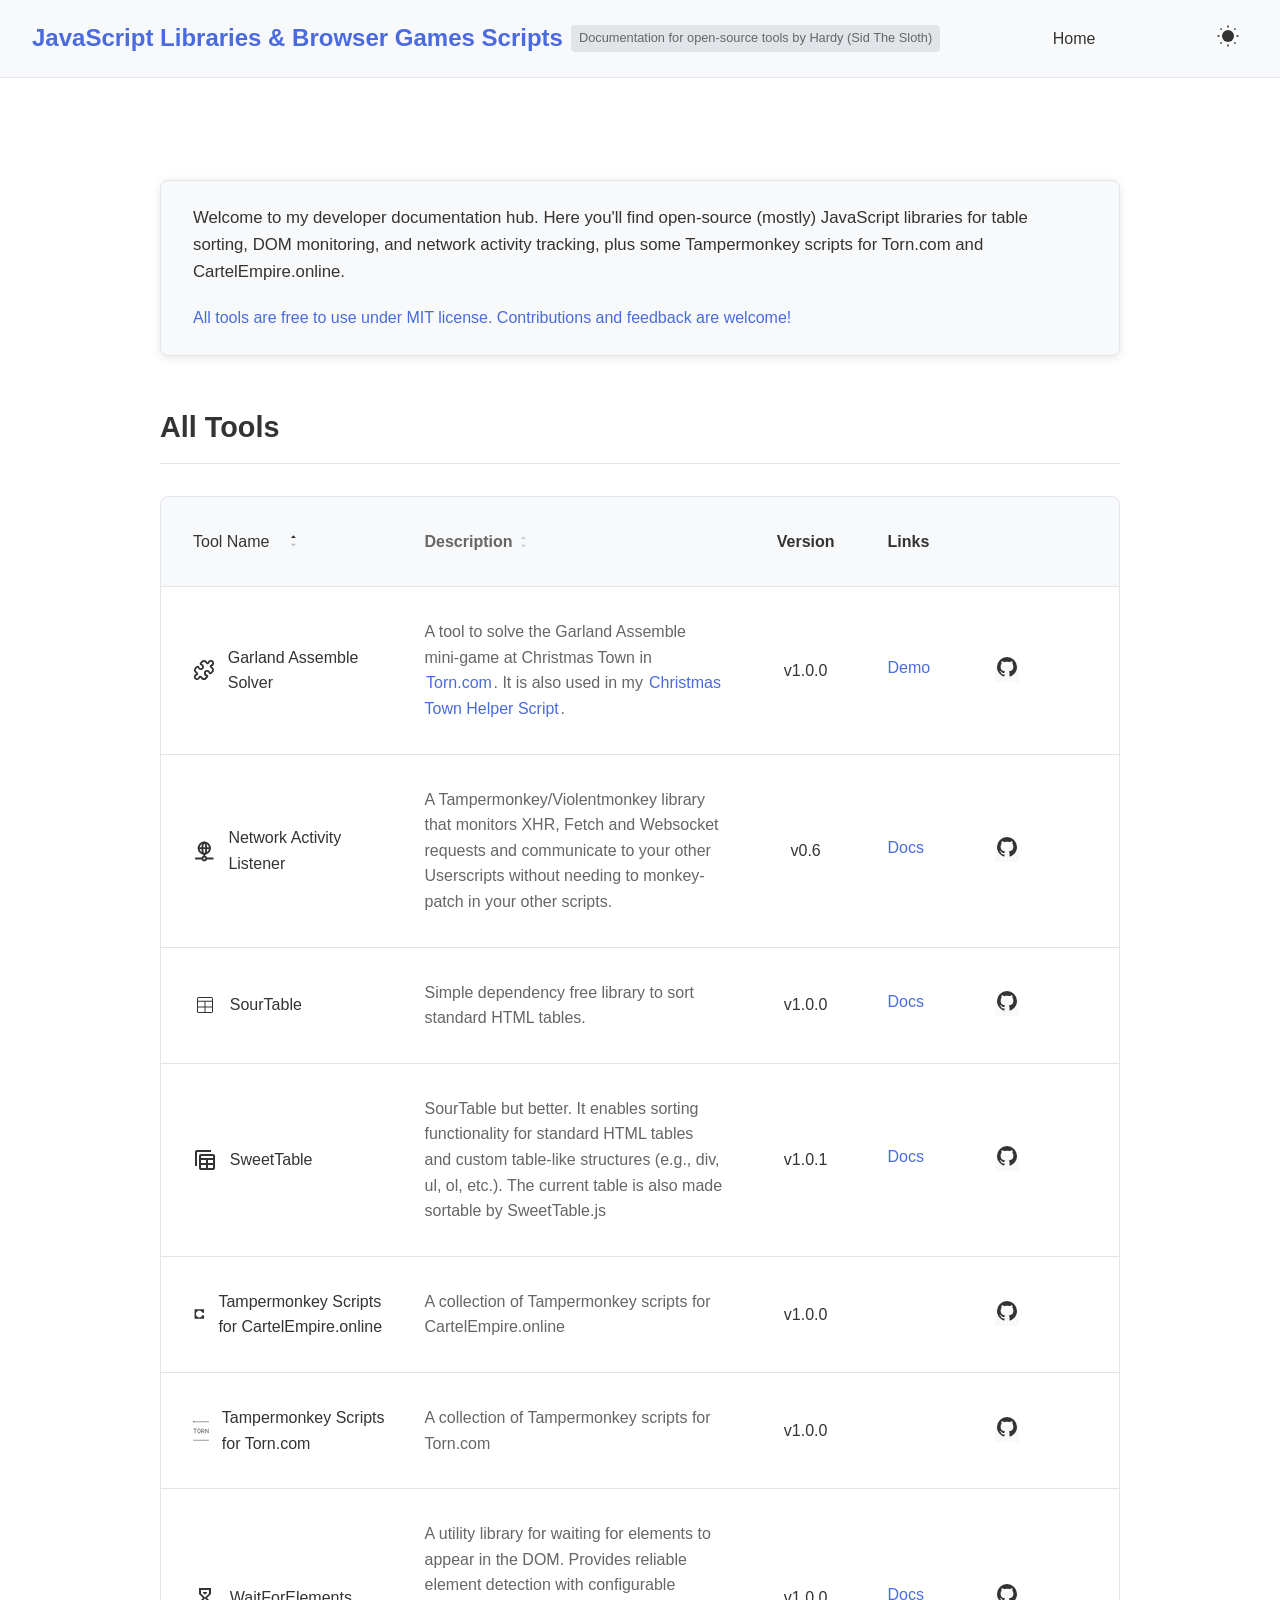
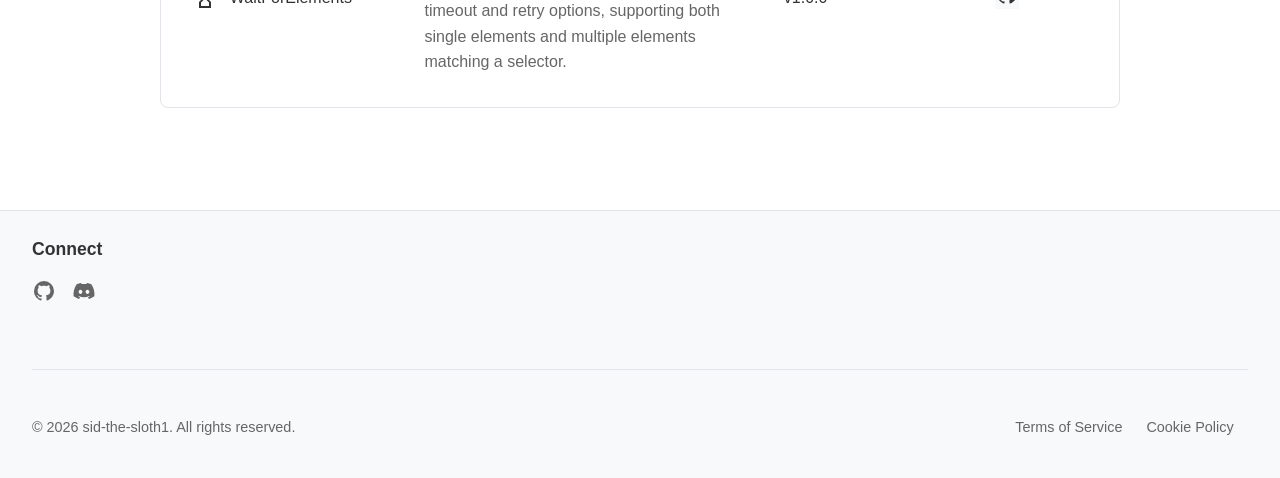
<file: index.html>
<!DOCTYPE html>
<html lang="en" data-theme="light">

<head>
    <!-- Basic Meta Tags -->
    <meta charset="UTF-8">
    <meta name="viewport" content="width=device-width, initial-scale=1.0">




    <title>JS Libraries & Browser Game Scripts | Sid-the-sloth1 Docs</title>



    <meta name="description" content="Free, open-source JavaScript libraries for table sorting (SweetTable, SourTable) and DOM monitoring. Plus Tampermonkey scripts for Torn.com & CartelEmpire.online. Download or contribute today!">
    
    <meta name="keywords"
        content="JavaScript libraries, table sorting, SweetTable, SourTable, WaitForElements, web development tools, Tampermonkey scripts, Violentmonkey, userscripts, Chedburn, Christmas Town, Torn.com, Torn.com tools, CartelEmpire.online tools, game automation, DOM monitoring, network activity listener, Garland Assemble solver">

    <meta name="author" content="Sid The Sloth (Hardy)">
    <link rel="canonical" href="https://sid-the-sloth1.github.io/">
    <meta name="google-site-verification" content="g1EHB7r6RRB3Ioa-_hxz0rApg1rMswhGQ7xAxW9MjKA" />
    <!-- Open Graph / Facebook -->
    <meta property="og:type" content="website">
    <meta property="og:url" content="https://sid-the-sloth1.github.io/">
    <meta property="og:title" content="Hardy | JavaScript Libraries & Tampermonkey Scripts">
    <meta property="og:description" content="Documentation for JavaScript libraries and game automation scripts">
    <meta property="og:image" content="https://sid-the-sloth1.github.io/assets/meta/ogimg.png">

    <!-- Twitter -->
    <meta name="twitter:card" content="summary_large_image">
    <meta name="twitter:title" content="Sid-the-sloth1 (Hardy)">
    <meta name="twitter:description"
        content="JavaScript libraries for table sorting and network monitoring, plus game automation scripts">
    <meta name="twitter:image" content="https://sid-the-sloth1.github.io/assets/meta/twitter-card.png">
    <meta name="twitter:image:alt" content="Sid-the-Sloth">
    <meta name="yandex-verification" content="437fbac7a3c1ae3f" />
    <!-- Favicons -->
    <link rel="icon" href="assets/meta/favicon.ico" type="image/x-icon">
    <link rel="icon" type="image/png" sizes="32x32" href="assets/meta/favicon-32x32.png">
    <link rel="icon" type="image/png" sizes="16x16" href="assets/meta/favicon-16x16.png">
    <link rel="apple-touch-icon" sizes="180x180" href="assets/meta/apple-touch-icon.png">
    <link rel="manifest" href="assets/meta/site.webmanifest">

    <!-- Schema.org -->
    <script type="application/ld+json">
    {
      "@context": "https://schema.org",
      "@type": "WebSite",
      "name": "Hardy's Development Hub",
      "url": "https://sid-the-sloth1.github.io/",
      "description": "JavaScript libraries for table sorting and network monitoring, plus game automation scripts",
      "creator": {
        "@type": "Person",
        "name": "Hardy (Sid The Sloth)"
      }
    }
    </script>

    <!-- CSS -->
    <link rel="stylesheet" href="css/styles.css">
    <link rel="stylesheet" href="css/popup.css">

    <!-- JS -->
    <script src="js/libs/sweetTable.js"></script>
</head>

<body>
    <div class="container">
        <!-- Header -->
        <header class="header">
            <div class="logo">
                <h1>JavaScript Libraries & Browser Games Scripts</h1>
                <span class="version">Documentation for open-source tools by Hardy (Sid The Sloth)</span>
            </div>
            <nav class="main-nav">
                <ul>
                    <li><a href="#" class="active">Home</a></li>
                </ul>
            </nav>
            <div class="theme-toggle">
                <button id="theme-switcher" aria-label="Toggle theme">
                    <div id="sun-icon" class="hide"><svg xmlns="http://www.w3.org/2000/svg" width="24" height="24"
                            viewBox="0 0 24 24">
                            <path fill="currentColor" d="M18 12a6 6 0 1 1-12 0a6 6 0 0 1 12 0" />
                            <path fill="currentColor" fill-rule="evenodd"
                                d="M12 1.25a.75.75 0 0 1 .75.75v1a.75.75 0 0 1-1.5 0V2a.75.75 0 0 1 .75-.75M4.399 4.399a.75.75 0 0 1 1.06 0l.393.392a.75.75 0 0 1-1.06 1.061l-.393-.393a.75.75 0 0 1 0-1.06m15.202 0a.75.75 0 0 1 0 1.06l-.393.393a.75.75 0 0 1-1.06-1.06l.393-.393a.75.75 0 0 1 1.06 0M1.25 12a.75.75 0 0 1 .75-.75h1a.75.75 0 0 1 0 1.5H2a.75.75 0 0 1-.75-.75m19 0a.75.75 0 0 1 .75-.75h1a.75.75 0 0 1 0 1.5h-1a.75.75 0 0 1-.75-.75m-2.102 6.148a.75.75 0 0 1 1.06 0l.393.393a.75.75 0 1 1-1.06 1.06l-.393-.393a.75.75 0 0 1 0-1.06m-12.296 0a.75.75 0 0 1 0 1.06l-.393.393a.75.75 0 1 1-1.06-1.06l.392-.393a.75.75 0 0 1 1.061 0M12 20.25a.75.75 0 0 1 .75.75v1a.75.75 0 0 1-1.5 0v-1a.75.75 0 0 1 .75-.75"
                                clip-rule="evenodd" />
                        </svg></div>
                    <div id="moon-icon"><svg xmlns="http://www.w3.org/2000/svg" width="24" height="24"
                            viewBox="0 0 24 24">
                            <path fill="currentColor"
                                d="M20.958 15.325c.204-.486-.379-.9-.868-.684a7.7 7.7 0 0 1-3.101.648c-4.185 0-7.577-3.324-7.577-7.425a7.3 7.3 0 0 1 1.134-3.91c.284-.448-.057-1.068-.577-.936C5.96 4.041 3 7.613 3 11.862C3 16.909 7.175 21 12.326 21c3.9 0 7.24-2.345 8.632-5.675" />
                            <path fill="currentColor"
                                d="M15.611 3.103c-.53-.354-1.162.278-.809.808l.63.945a2.33 2.33 0 0 1 0 2.588l-.63.945c-.353.53.28 1.162.81.808l.944-.63a2.33 2.33 0 0 1 2.588 0l.945.63c.53.354 1.162-.278.808-.808l-.63-.945a2.33 2.33 0 0 1 0-2.588l.63-.945c.354-.53-.278-1.162-.809-.808l-.944.63a2.33 2.33 0 0 1-2.588 0z" />
                        </svg></div>
                </button>
            </div>
            <button class="mobile-menu-btn" aria-label="Toggle menu">
                <svg xmlns="http://www.w3.org/2000/svg" width="24" height="24" viewBox="0 0 24 24">
                    <path fill="none" stroke="currentColor" stroke-linecap="round" stroke-width="2"
                        d="M5 7h14M5 12h14M5 17h14" />
                </svg>
            </button>
        </header>


        <!-- Main Content -->
        <main class="home-content">

            <section class="intro">
                <p>Welcome to my developer documentation hub. Here you'll find open-source (mostly) JavaScript libraries for
                    table sorting, DOM monitoring, and network activity tracking, plus some Tampermonkey scripts for
                    Torn.com and CartelEmpire.online.</p>
                <p>All tools are free to use under MIT license. Contributions and feedback are welcome!</p>
            </section>
            <!-- All Tols -->
            <section class="tools-section">
                <h2 class="section-title">All Tools</h2>
                <div class="tools-table">
                    <div class="table-header">
                        <div class="col-name">Tool Name</div>
                        <div class="col-desc">Description</div>
                        <div class="col-version">Version</div>
                        <div class="col-action">Links</div>
                    </div>

                    <!-- Tool Row 1 -->
                    <div class="table-row">
                        <div class="col-name">
                            <svg aria-label="SourTable icon" xmlns="http://www.w3.org/2000/svg" width="24" height="24" viewBox="0 0 24 24">
                                <path fill="currentColor"
                                    d="M5.616 20q-.691 0-1.153-.462T4 18.384V5.616q0-.691.463-1.153T5.616 4h12.769q.69 0 1.153.463T20 5.616v12.769q0 .69-.462 1.153T18.384 20zm5.884-5.596H5v3.98q0 .27.173.443t.443.173H11.5zm1 0V19h5.885q.269 0 .442-.173t.173-.442v-3.981zm-1-1V8.769H5v4.635zm1 0H19V8.769h-6.5zM5 7.769h14V5.615q0-.269-.173-.442T18.385 5H5.615q-.269 0-.442.173T5 5.616z" />
                            </svg>
                            <span>SourTable</span>
                        </div>
                        <div class="col-desc">Simple dependency free library to sort standard HTML tables.</div>
                        <div class="col-version">v1.0.0</div>
                        <div class="col-action">
                            <div class="box1">
                                <a href="docs/sourTable.html">Docs</a>
                            </div>
                            <div class="box2">
                                <a href="https://github.com/sid-the-sloth1/libraries/tree/main/libs/sourTable"
                                    target="_blank"><svg aria-label="Github Icon" xmlns="http://www.w3.org/2000/svg" width="24" height="24"
                                        viewBox="0 0 24 24">
                                        <path fill="currentColor"
                                            d="M12 2A10 10 0 0 0 2 12c0 4.42 2.87 8.17 6.84 9.5c.5.08.66-.23.66-.5v-1.69c-2.77.6-3.36-1.34-3.36-1.34c-.46-1.16-1.11-1.47-1.11-1.47c-.91-.62.07-.6.07-.6c1 .07 1.53 1.03 1.53 1.03c.87 1.52 2.34 1.07 2.91.83c.09-.65.35-1.09.63-1.34c-2.22-.25-4.55-1.11-4.55-4.92c0-1.11.38-2 1.03-2.71c-.1-.25-.45-1.29.1-2.64c0 0 .84-.27 2.75 1.02c.79-.22 1.65-.33 2.5-.33s1.71.11 2.5.33c1.91-1.29 2.75-1.02 2.75-1.02c.55 1.35.2 2.39.1 2.64c.65.71 1.03 1.6 1.03 2.71c0 3.82-2.34 4.66-4.57 4.91c.36.31.69.92.69 1.85V21c0 .27.16.59.67.5C19.14 20.16 22 16.42 22 12A10 10 0 0 0 12 2" />
                                    </svg></a>
                            </div>
                        </div>
                    </div>
                    <div class="table-row">
                        <div class="col-name">
                            <svg aria-label="SweetTable icon" xmlns="http://www.w3.org/2000/svg" width="24" height="24" viewBox="0 0 24 24">
                                <path fill="currentColor"
                                    d="M8 22q-.825 0-1.412-.587T6 20V8q0-.825.588-1.412T8 6h12q.825 0 1.413.588T22 8v12q0 .825-.587 1.413T20 22zm0-2h5v-3H8zm7 0h5v-3h-5zM2 18V4q0-.825.588-1.412T4 2h14v2H4v14zm6-3h5v-3H8zm7 0h5v-3h-5zm-7-5h12V8H8z" />
                            </svg>
                            <span>SweetTable</span>
                        </div>
                        <div class="col-desc">SourTable but better. It enables sorting functionality for standard
                            HTML tables and custom table-like structures (e.g., div, ul, ol, etc.). The current table is
                            also made sortable by SweetTable.js</div>
                        <div class="col-version">v1.0.1</div>
                        <div class="col-action">
                            <div class="box1">
                                <a href="docs/sweetTable.html">Docs</a>
                            </div>
                            <div class="box2">
                                <a href="https://github.com/sid-the-sloth1/libraries/tree/main/libs/sweetTable"
                                    target="_blank"><svg aria-label="Github Icon" xmlns="http://www.w3.org/2000/svg" width="24" height="24"
                                        viewBox="0 0 24 24">
                                        <path fill="currentColor"
                                            d="M12 2A10 10 0 0 0 2 12c0 4.42 2.87 8.17 6.84 9.5c.5.08.66-.23.66-.5v-1.69c-2.77.6-3.36-1.34-3.36-1.34c-.46-1.16-1.11-1.47-1.11-1.47c-.91-.62.07-.6.07-.6c1 .07 1.53 1.03 1.53 1.03c.87 1.52 2.34 1.07 2.91.83c.09-.65.35-1.09.63-1.34c-2.22-.25-4.55-1.11-4.55-4.92c0-1.11.38-2 1.03-2.71c-.1-.25-.45-1.29.1-2.64c0 0 .84-.27 2.75 1.02c.79-.22 1.65-.33 2.5-.33s1.71.11 2.5.33c1.91-1.29 2.75-1.02 2.75-1.02c.55 1.35.2 2.39.1 2.64c.65.71 1.03 1.6 1.03 2.71c0 3.82-2.34 4.66-4.57 4.91c.36.31.69.92.69 1.85V21c0 .27.16.59.67.5C19.14 20.16 22 16.42 22 12A10 10 0 0 0 12 2" />
                                    </svg></a>
                            </div>
                        </div>
                    </div>

                    <div class="table-row">
                        <div class="col-name">
                            <svg aria-label="Wait For elements icon" xmlns="http://www.w3.org/2000/svg" width="24" height="24" viewBox="0 0 24 24">
                                <path fill="currentColor"
                                    d="M6 2h12v6l-4 4l4 4v6H6v-6l4-4l-4-4zm10 14.5l-4-4l-4 4V20h8zm-4-5l4-4V4H8v3.5zM10 6h4v.75l-2 2l-2-2z" />
                            </svg>
                            <span>WaitForElements</span>
                        </div>
                        <div class="col-desc">A utility library for waiting for elements to appear in the DOM.
                            Provides reliable element detection with configurable timeout and retry options,
                            supporting both single elements and multiple elements matching a selector.</div>
                        <div class="col-version">v1.0.0</div>
                        <div class="col-action">
                            <div class="box1">
                                <a href="docs/waitForElements.html">Docs</a>
                            </div>
                            <div class="box2">
                                <a href="https://github.com/sid-the-sloth1/libraries/tree/main/libs/waitForElement"
                                    target="_blank"><svg aria-label="Github Icon" xmlns="http://www.w3.org/2000/svg" width="24" height="24"
                                        viewBox="0 0 24 24">
                                        <path fill="currentColor"
                                            d="M12 2A10 10 0 0 0 2 12c0 4.42 2.87 8.17 6.84 9.5c.5.08.66-.23.66-.5v-1.69c-2.77.6-3.36-1.34-3.36-1.34c-.46-1.16-1.11-1.47-1.11-1.47c-.91-.62.07-.6.07-.6c1 .07 1.53 1.03 1.53 1.03c.87 1.52 2.34 1.07 2.91.83c.09-.65.35-1.09.63-1.34c-2.22-.25-4.55-1.11-4.55-4.92c0-1.11.38-2 1.03-2.71c-.1-.25-.45-1.29.1-2.64c0 0 .84-.27 2.75 1.02c.79-.22 1.65-.33 2.5-.33s1.71.11 2.5.33c1.91-1.29 2.75-1.02 2.75-1.02c.55 1.35.2 2.39.1 2.64c.65.71 1.03 1.6 1.03 2.71c0 3.82-2.34 4.66-4.57 4.91c.36.31.69.92.69 1.85V21c0 .27.16.59.67.5C19.14 20.16 22 16.42 22 12A10 10 0 0 0 12 2" />
                                    </svg></a>
                            </div>
                        </div>
                    </div>

                    <div class="table-row">
                        <div class="col-name">
                            <svg aria-label="Network Activity Listener icon" xmlns="http://www.w3.org/2000/svg" width="24" height="24" viewBox="0 0 24 24">
                                <g fill="none" stroke="currentColor" stroke-linecap="round" stroke-linejoin="round"
                                    stroke-width="2">
                                    <path d="M6 9a6 6 0 1 0 12 0A6 6 0 0 0 6 9" />
                                    <path
                                        d="M12 3q2 .5 2 6c0 5.5-.667 5.667-2 6m0-12q-2 .5-2 6c0 5.5.667 5.667 2 6M6 9h12M3 20h7m4 0h7m-11 0a2 2 0 1 0 4 0a2 2 0 0 0-4 0m2-5v3" />
                                </g>
                            </svg>
                            <span>Network Activity Listener</span>
                        </div>
                        <div class="col-desc">A Tampermonkey/Violentmonkey library that monitors XHR, Fetch and
                            Websocket requests and communicate to your other Userscripts without needing to monkey-patch
                            in your other scripts.</div>
                        <div class="col-version">v0.6</div>
                        <div class="col-action">
                            <div class="box1">
                                <a href="docs/network-listeners.html">Docs</a>
                            </div>
                            <div class="box2">
                                <a href="https://github.com/sid-the-sloth1/libraries/tree/main/libs/network_listener"
                                    target="_blank"><svg aria-label="Github Icon" xmlns="http://www.w3.org/2000/svg" width="24" height="24"
                                        viewBox="0 0 24 24">
                                        <path fill="currentColor"
                                            d="M12 2A10 10 0 0 0 2 12c0 4.42 2.87 8.17 6.84 9.5c.5.08.66-.23.66-.5v-1.69c-2.77.6-3.36-1.34-3.36-1.34c-.46-1.16-1.11-1.47-1.11-1.47c-.91-.62.07-.6.07-.6c1 .07 1.53 1.03 1.53 1.03c.87 1.52 2.34 1.07 2.91.83c.09-.65.35-1.09.63-1.34c-2.22-.25-4.55-1.11-4.55-4.92c0-1.11.38-2 1.03-2.71c-.1-.25-.45-1.29.1-2.64c0 0 .84-.27 2.75 1.02c.79-.22 1.65-.33 2.5-.33s1.71.11 2.5.33c1.91-1.29 2.75-1.02 2.75-1.02c.55 1.35.2 2.39.1 2.64c.65.71 1.03 1.6 1.03 2.71c0 3.82-2.34 4.66-4.57 4.91c.36.31.69.92.69 1.85V21c0 .27.16.59.67.5C19.14 20.16 22 16.42 22 12A10 10 0 0 0 12 2" />
                                    </svg></a>
                            </div>
                        </div>
                    </div>

                    <div class="table-row">
                        <div class="col-name">
                            <svg aria-label="Garland Assemble Solver icon" xmlns="http://www.w3.org/2000/svg" width="24" height="24" viewBox="0 0 24 24">
                                <path fill="none" stroke="currentColor" stroke-linecap="round" stroke-linejoin="round"
                                    stroke-width="2"
                                    d="M15.39 4.39a1 1 0 0 0 1.68-.474a2.5 2.5 0 1 1 3.014 3.015a1 1 0 0 0-.474 1.68l1.683 1.682a2.414 2.414 0 0 1 0 3.414L19.61 15.39a1 1 0 0 1-1.68-.474a2.5 2.5 0 1 0-3.014 3.015a1 1 0 0 1 .474 1.68l-1.683 1.682a2.414 2.414 0 0 1-3.414 0L8.61 19.61a1 1 0 0 0-1.68.474a2.5 2.5 0 1 1-3.014-3.015a1 1 0 0 0 .474-1.68l-1.683-1.682a2.414 2.414 0 0 1 0-3.414L4.39 8.61a1 1 0 0 1 1.68.474a2.5 2.5 0 1 0 3.014-3.015a1 1 0 0 1-.474-1.68l1.683-1.682a2.414 2.414 0 0 1 3.414 0z" />
                            </svg>
                            <span>Garland Assemble Solver</span>
                        </div>
                        <div class="col-desc">A tool to solve the Garland Assemble mini-game at Christmas Town in
                            <a href="https://www.torn.com/" target="_blank">Torn.com</a>. It is also used in my <a href="https://www.torn.com/forums.php#/p=threads&f=67&t=16201589&b=0&a=0" target="_blank">Christmas Town Helper Script</a>.</div>
                        <div class="col-version">v1.0.0</div>
                        <div class="col-action">
                            <div class="box1">
                                <a href="docs/examples/garland/index.html">Demo</a>
                            </div>
                            <div class="box2">
                                <a href="https://github.com/sid-the-sloth1/libraries/tree/main/libs/garlandSolver"
                                    target="_blank"><svg aria-label="Github Icon" xmlns="http://www.w3.org/2000/svg" width="24" height="24"
                                        viewBox="0 0 24 24">
                                        <path fill="currentColor"
                                            d="M12 2A10 10 0 0 0 2 12c0 4.42 2.87 8.17 6.84 9.5c.5.08.66-.23.66-.5v-1.69c-2.77.6-3.36-1.34-3.36-1.34c-.46-1.16-1.11-1.47-1.11-1.47c-.91-.62.07-.6.07-.6c1 .07 1.53 1.03 1.53 1.03c.87 1.52 2.34 1.07 2.91.83c.09-.65.35-1.09.63-1.34c-2.22-.25-4.55-1.11-4.55-4.92c0-1.11.38-2 1.03-2.71c-.1-.25-.45-1.29.1-2.64c0 0 .84-.27 2.75 1.02c.79-.22 1.65-.33 2.5-.33s1.71.11 2.5.33c1.91-1.29 2.75-1.02 2.75-1.02c.55 1.35.2 2.39.1 2.64c.65.71 1.03 1.6 1.03 2.71c0 3.82-2.34 4.66-4.57 4.91c.36.31.69.92.69 1.85V21c0 .27.16.59.67.5C19.14 20.16 22 16.42 22 12A10 10 0 0 0 12 2" />
                                    </svg></a>
                            </div>
                        </div>
                    </div>

                    <div class="table-row">
                        <div class="col-name">
                            <svg aria-label="Tampermonkey Scripts for Torn.com icon" xmlns="http://www.w3.org/2000/svg" width="24" height="24" viewBox="8 8 32 32">
                                <!-- Cropped viewBox -->
                                <path fill="none" stroke="currentColor" stroke-linecap="round" stroke-linejoin="round"
                                    d="M25.312 28v-8h2.619c1.48 0 2.681 1.203 2.681 2.687s-1.2 2.686-2.681 2.686h-2.619m2.62.001l2.62 2.624M9.464 20h5.3m-2.65 8v-8m21.122 8v-8l5.3 8v-8m-18.502 8a2.65 2.65 0 0 1-2.65-2.65v-2.7a2.65 2.65 0 1 1 5.3 0v2.7a2.65 2.65 0 0 1-2.65 2.65"
                                    stroke-width="1" />
                                <rect width="37" height="37" x="5.5" y="5.5" fill="none" stroke="currentColor"
                                    stroke-linecap="round" stroke-linejoin="round" rx="4" ry="4" stroke-width="1" />
                            </svg>
                            <span>Tampermonkey Scripts for Torn.com</span>
                        </div>
                        <div class="col-desc">A collection of Tampermonkey scripts for Torn.com</div>
                        <div class="col-version">v1.0.0</div>
                        <div class="col-action">
                            <div class="box1"></div>
                            <div class="box2">
                                <a href="https://github.com/sid-the-sloth1/torn-qol-scripts" target="_blank">
                                    <svg xmlns="http://www.w3.org/2000/svg" aria-label="Github icon"width="24" height="24" viewBox="0 0 24 24">
                                        <path fill="currentColor"
                                            d="M12 2A10 10 0 0 0 2 12c0 4.42 2.87 8.17 6.84 9.5c.5.08.66-.23.66-.5v-1.69c-2.77.6-3.36-1.34-3.36-1.34c-.46-1.16-1.11-1.47-1.11-1.47c-.91-.62.07-.6.07-.6c1 .07 1.53 1.03 1.53 1.03c.87 1.52 2.34 1.07 2.91.83c.09-.65.35-1.09.63-1.34c-2.22-.25-4.55-1.11-4.55-4.92c0-1.11.38-2 1.03-2.71c-.1-.25-.45-1.29.1-2.64c0 0 .84-.27 2.75 1.02c.79-.22 1.65-.33 2.5-.33s1.71.11 2.5.33c1.91-1.29 2.75-1.02 2.75-1.02c.55 1.35.2 2.39.1 2.64c.65.71 1.03 1.6 1.03 2.71c0 3.82-2.34 4.66-4.57 4.91c.36.31.69.92.69 1.85V21c0 .27.16.59.67.5C19.14 20.16 22 16.42 22 12A10 10 0 0 0 12 2" />
                                    </svg>
                                </a>
                            </div>
                        </div>



                    </div>

                    <div class="table-row">
                        <div class="col-name">
                            <svg aria-label="Tampermonkey Scripts for Cartel Empire icon" xmlns="http://www.w3.org/2000/svg" width="24" height="24" viewBox="0 0 24 24">
                                <path fill="currentColor" d="M3 3h18v6.429h-3.111a6.428 6.428 0 1 0 0 5.143H21V21H3z" />
                            </svg>
                            <span>Tampermonkey Scripts for CartelEmpire.online</span>
                        </div>
                        <div class="col-desc">A collection of Tampermonkey scripts for CartelEmpire.online</div>
                        <div class="col-version">v1.0.0</div>
                        <div class="col-action">
                            <div class="box1"></div>
                            <div class="box2">
                                <a href="https://github.com/sid-the-sloth1/cartel_empire_public" target="_blank"><svg aria-label="Github icon"
                                        xmlns="http://www.w3.org/2000/svg" width="24" height="24" viewBox="0 0 24 24">
                                        <path fill="currentColor"
                                            d="M12 2A10 10 0 0 0 2 12c0 4.42 2.87 8.17 6.84 9.5c.5.08.66-.23.66-.5v-1.69c-2.77.6-3.36-1.34-3.36-1.34c-.46-1.16-1.11-1.47-1.11-1.47c-.91-.62.07-.6.07-.6c1 .07 1.53 1.03 1.53 1.03c.87 1.52 2.34 1.07 2.91.83c.09-.65.35-1.09.63-1.34c-2.22-.25-4.55-1.11-4.55-4.92c0-1.11.38-2 1.03-2.71c-.1-.25-.45-1.29.1-2.64c0 0 .84-.27 2.75 1.02c.79-.22 1.65-.33 2.5-.33s1.71.11 2.5.33c1.91-1.29 2.75-1.02 2.75-1.02c.55 1.35.2 2.39.1 2.64c.65.71 1.03 1.6 1.03 2.71c0 3.82-2.34 4.66-4.57 4.91c.36.31.69.92.69 1.85V21c0 .27.16.59.67.5C19.14 20.16 22 16.42 22 12A10 10 0 0 0 12 2" />
                                    </svg></a>
                            </div>
                        </div>
                    </div>

            </section>

        </main>

        <!-- Footer -->
        <footer class="footer">
            <div class="footer-content">
                <div class="footer-links">
                    <div class="footer-col">
                        <h3>Connect</h3>
                        <div class="social-links">
                            <a href="https://github.com/sid-the-sloth1" target="_blank" class="github-icon"><svg aria-label="Github icon"
                                    xmlns="http://www.w3.org/2000/svg" width="24" height="24" viewBox="0 0 24 24">
                                    <path fill="currentColor"
                                        d="M12 2A10 10 0 0 0 2 12c0 4.42 2.87 8.17 6.84 9.5c.5.08.66-.23.66-.5v-1.69c-2.77.6-3.36-1.34-3.36-1.34c-.46-1.16-1.11-1.47-1.11-1.47c-.91-.62.07-.6.07-.6c1 .07 1.53 1.03 1.53 1.03c.87 1.52 2.34 1.07 2.91.83c.09-.65.35-1.09.63-1.34c-2.22-.25-4.55-1.11-4.55-4.92c0-1.11.38-2 1.03-2.71c-.1-.25-.45-1.29.1-2.64c0 0 .84-.27 2.75 1.02c.79-.22 1.65-.33 2.5-.33s1.71.11 2.5.33c1.91-1.29 2.75-1.02 2.75-1.02c.55 1.35.2 2.39.1 2.64c.65.71 1.03 1.6 1.03 2.71c0 3.82-2.34 4.66-4.57 4.91c.36.31.69.92.69 1.85V21c0 .27.16.59.67.5C19.14 20.16 22 16.42 22 12A10 10 0 0 0 12 2" />
                                </svg></a>
                            <a id="discord-link"><svg xmlns="http://www.w3.org/2000/svg" width="24" height="24"
                                    viewBox="0 0 24 24">
                                    <path fill="currentColor"
                                        d="M19.27 5.33C17.94 4.71 16.5 4.26 15 4a.1.1 0 0 0-.07.03c-.18.33-.39.76-.53 1.09a16.1 16.1 0 0 0-4.8 0c-.14-.34-.35-.76-.54-1.09c-.01-.02-.04-.03-.07-.03c-1.5.26-2.93.71-4.27 1.33c-.01 0-.02.01-.03.02c-2.72 4.07-3.47 8.03-3.1 11.95c0 .02.01.04.03.05c1.8 1.32 3.53 2.12 5.24 2.65c.03.01.06 0 .07-.02c.4-.55.76-1.13 1.07-1.74c.02-.04 0-.08-.04-.09c-.57-.22-1.11-.48-1.64-.78c-.04-.02-.04-.08-.01-.11c.11-.08.22-.17.33-.25c.02-.02.05-.02.07-.01c3.44 1.57 7.15 1.57 10.55 0c.02-.01.05-.01.07.01c.11.09.22.17.33.26c.04.03.04.09-.01.11c-.52.31-1.07.56-1.64.78c-.04.01-.05.06-.04.09c.32.61.68 1.19 1.07 1.74c.03.01.06.02.09.01c1.72-.53 3.45-1.33 5.25-2.65c.02-.01.03-.03.03-.05c.44-4.53-.73-8.46-3.1-11.95c-.01-.01-.02-.02-.04-.02M8.52 14.91c-1.03 0-1.89-.95-1.89-2.12s.84-2.12 1.89-2.12c1.06 0 1.9.96 1.89 2.12c0 1.17-.84 2.12-1.89 2.12m6.97 0c-1.03 0-1.89-.95-1.89-2.12s.84-2.12 1.89-2.12c1.06 0 1.9.96 1.89 2.12c0 1.17-.83 2.12-1.89 2.12" />
                                </svg></a>
                        </div>
                    </div>
                </div>

                <div class="footer-bottom">
                    <div class="footer-copyright">
                        &copy; <span id="year"></span> sid-the-sloth1. All rights reserved.
                    </div>
                    <div class="footer-legal">
                        <a id="terms-of-service">Terms of Service</a>
                        <a id="cookie-policy">Cookie Policy</a>
                    </div>
                </div>
            </div>
        </footer>
    </div>

    <script src="js/main.js"></script>
    <script src="js/common.js"></script>
    <script>
        const toolsTableElem = document.querySelector(".tools-table");
        const toolsTable = new SweetTable(toolsTableElem, [2, 3]);

        toolsTable.setCustomParseFunction(0, (text) => {
            return text.trim();
        });

        toolsTable.setCustomGetHeadersFunction((table) => {
            return table.querySelector('.table-header').children;
        });
        toolsTable.setCustomGetRowsFunction((table) => {
            return table.querySelectorAll('.table-row');
        });


        toolsTable.initiate();
        toolsTable.sort(0, "asc")
    </script>
</body>

</html>
</file>
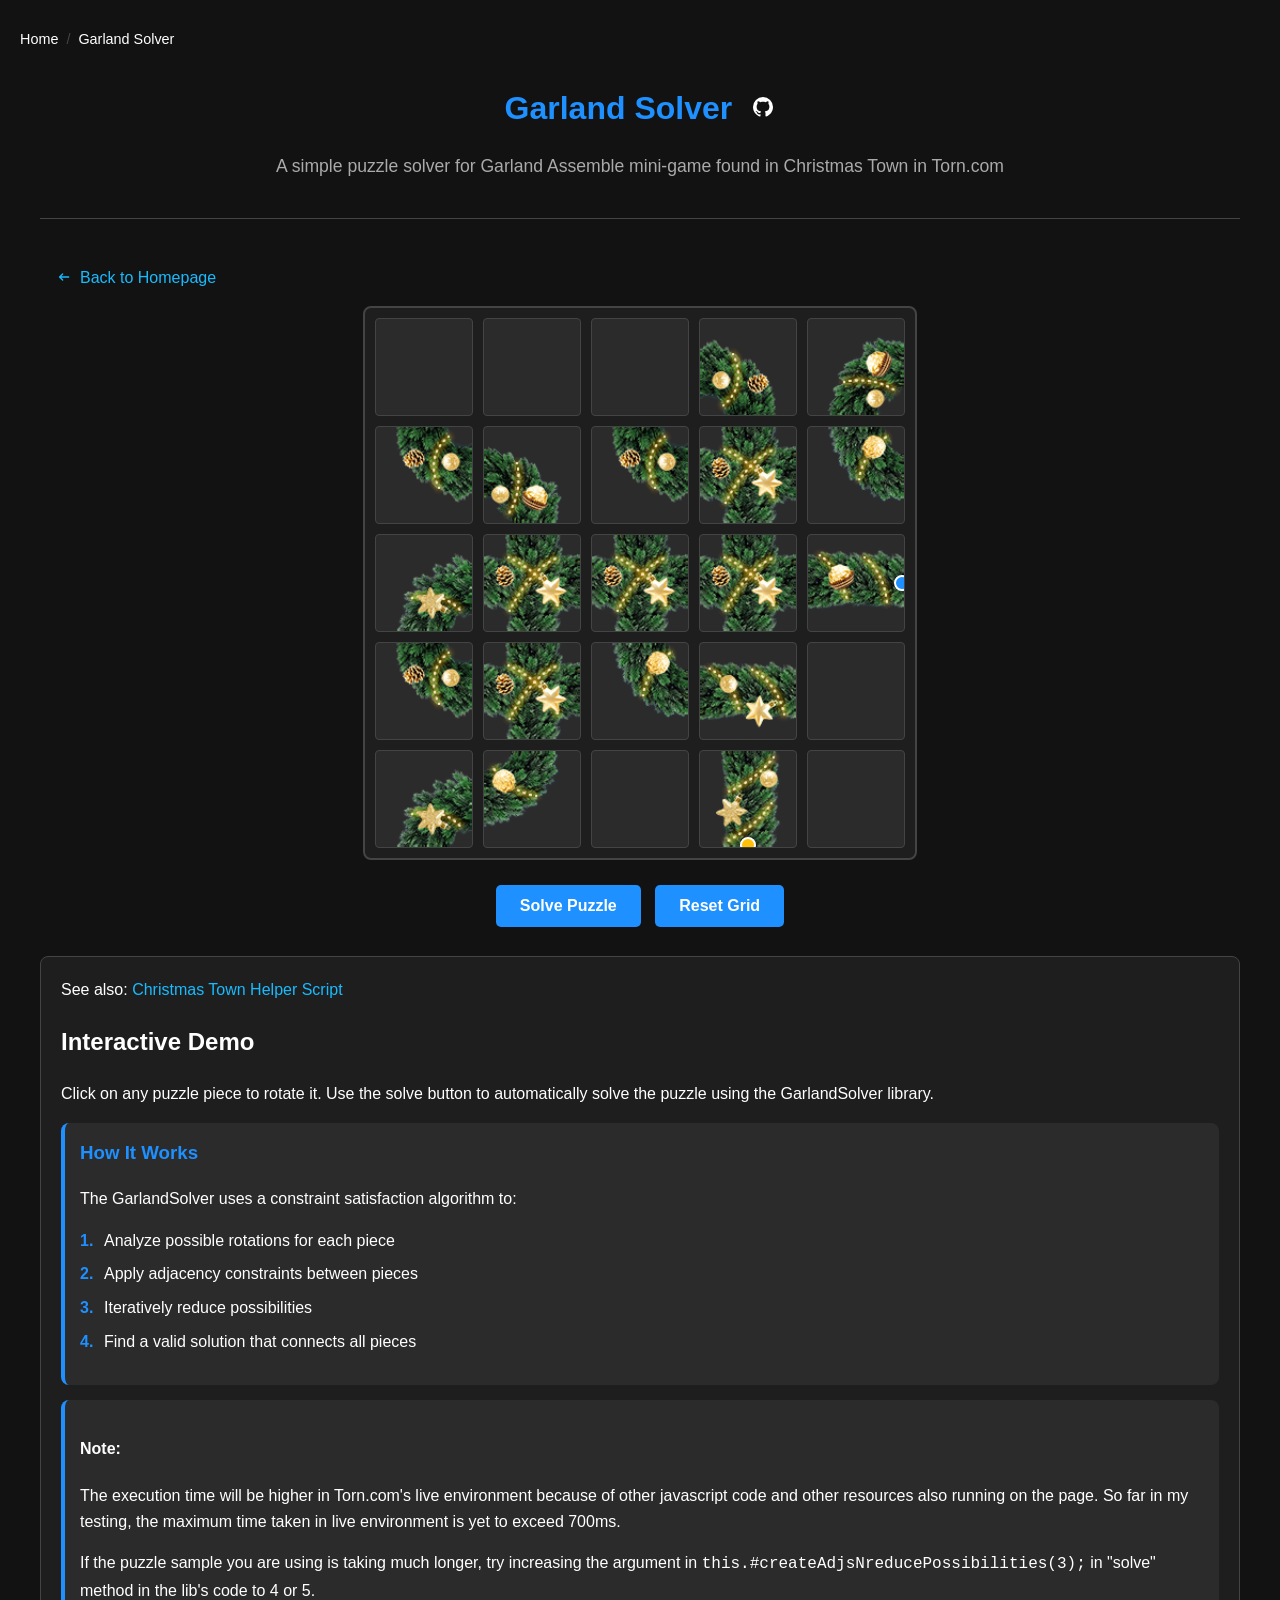
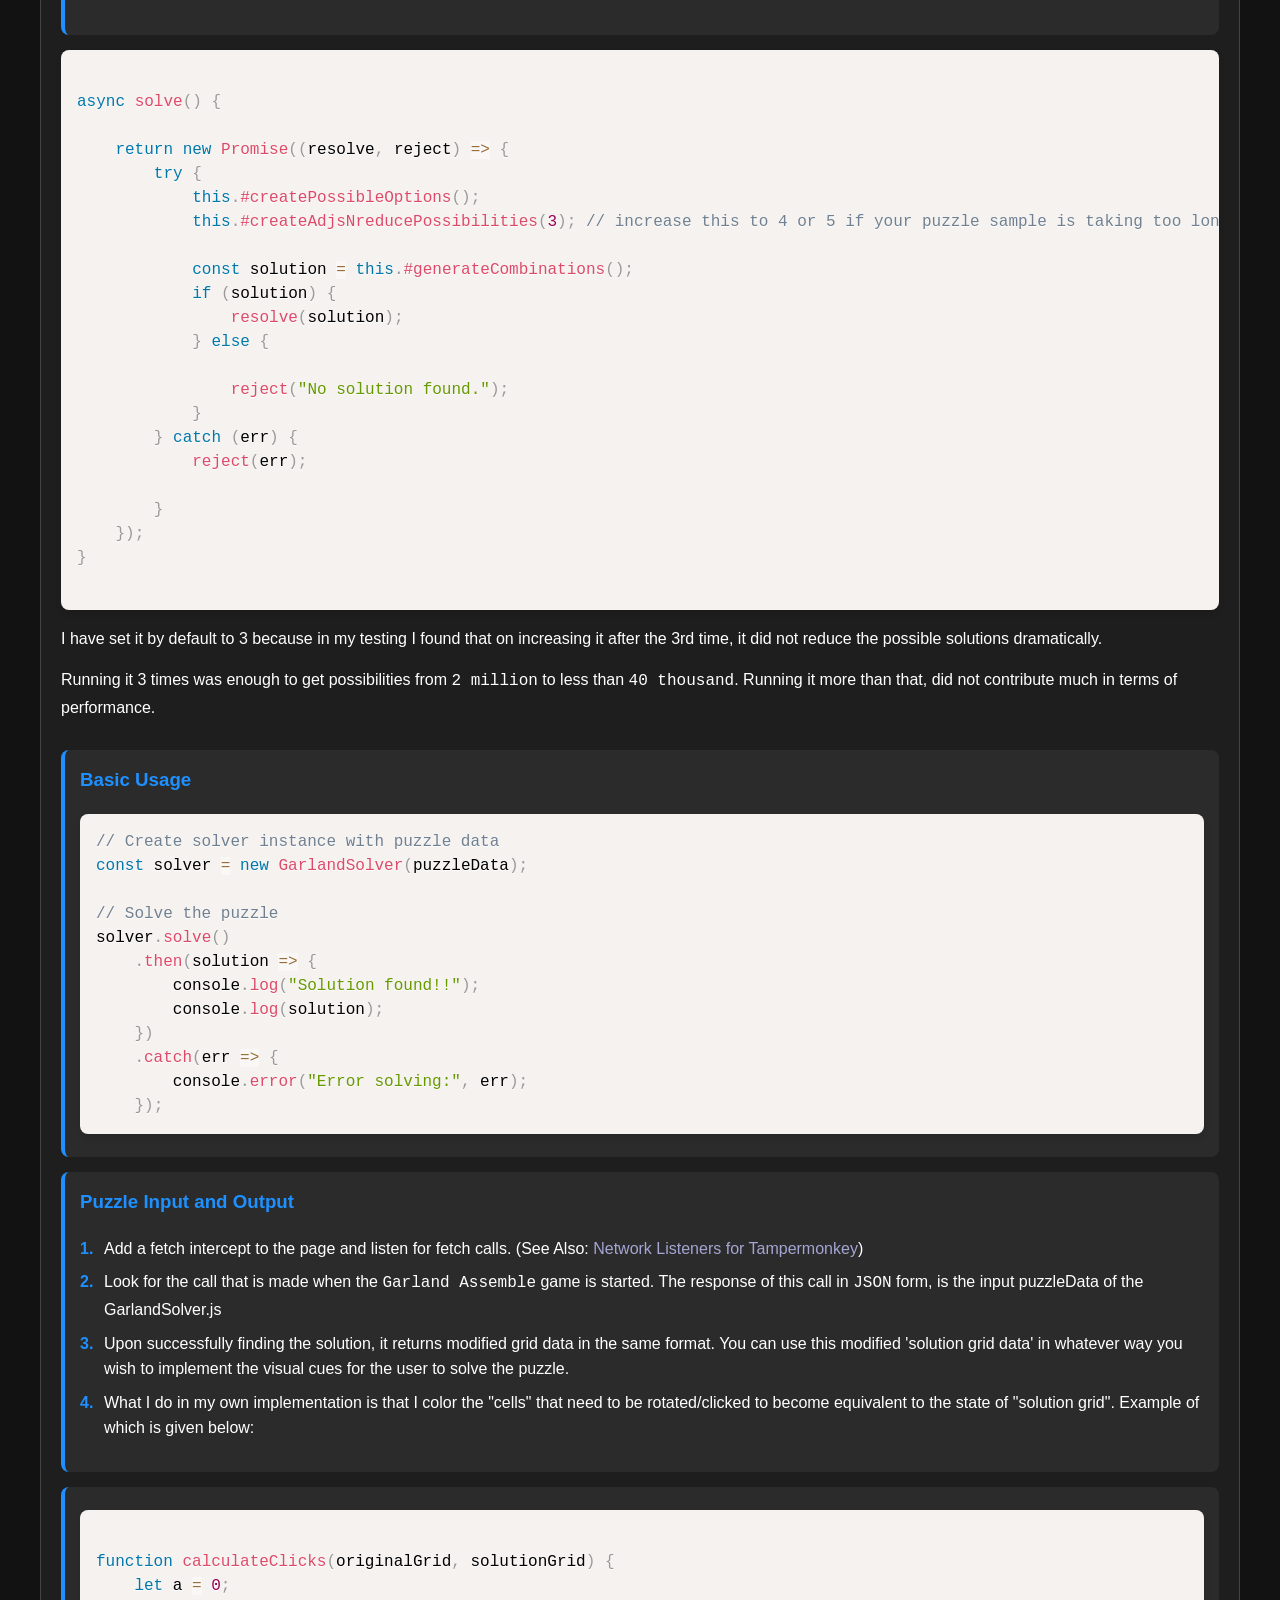
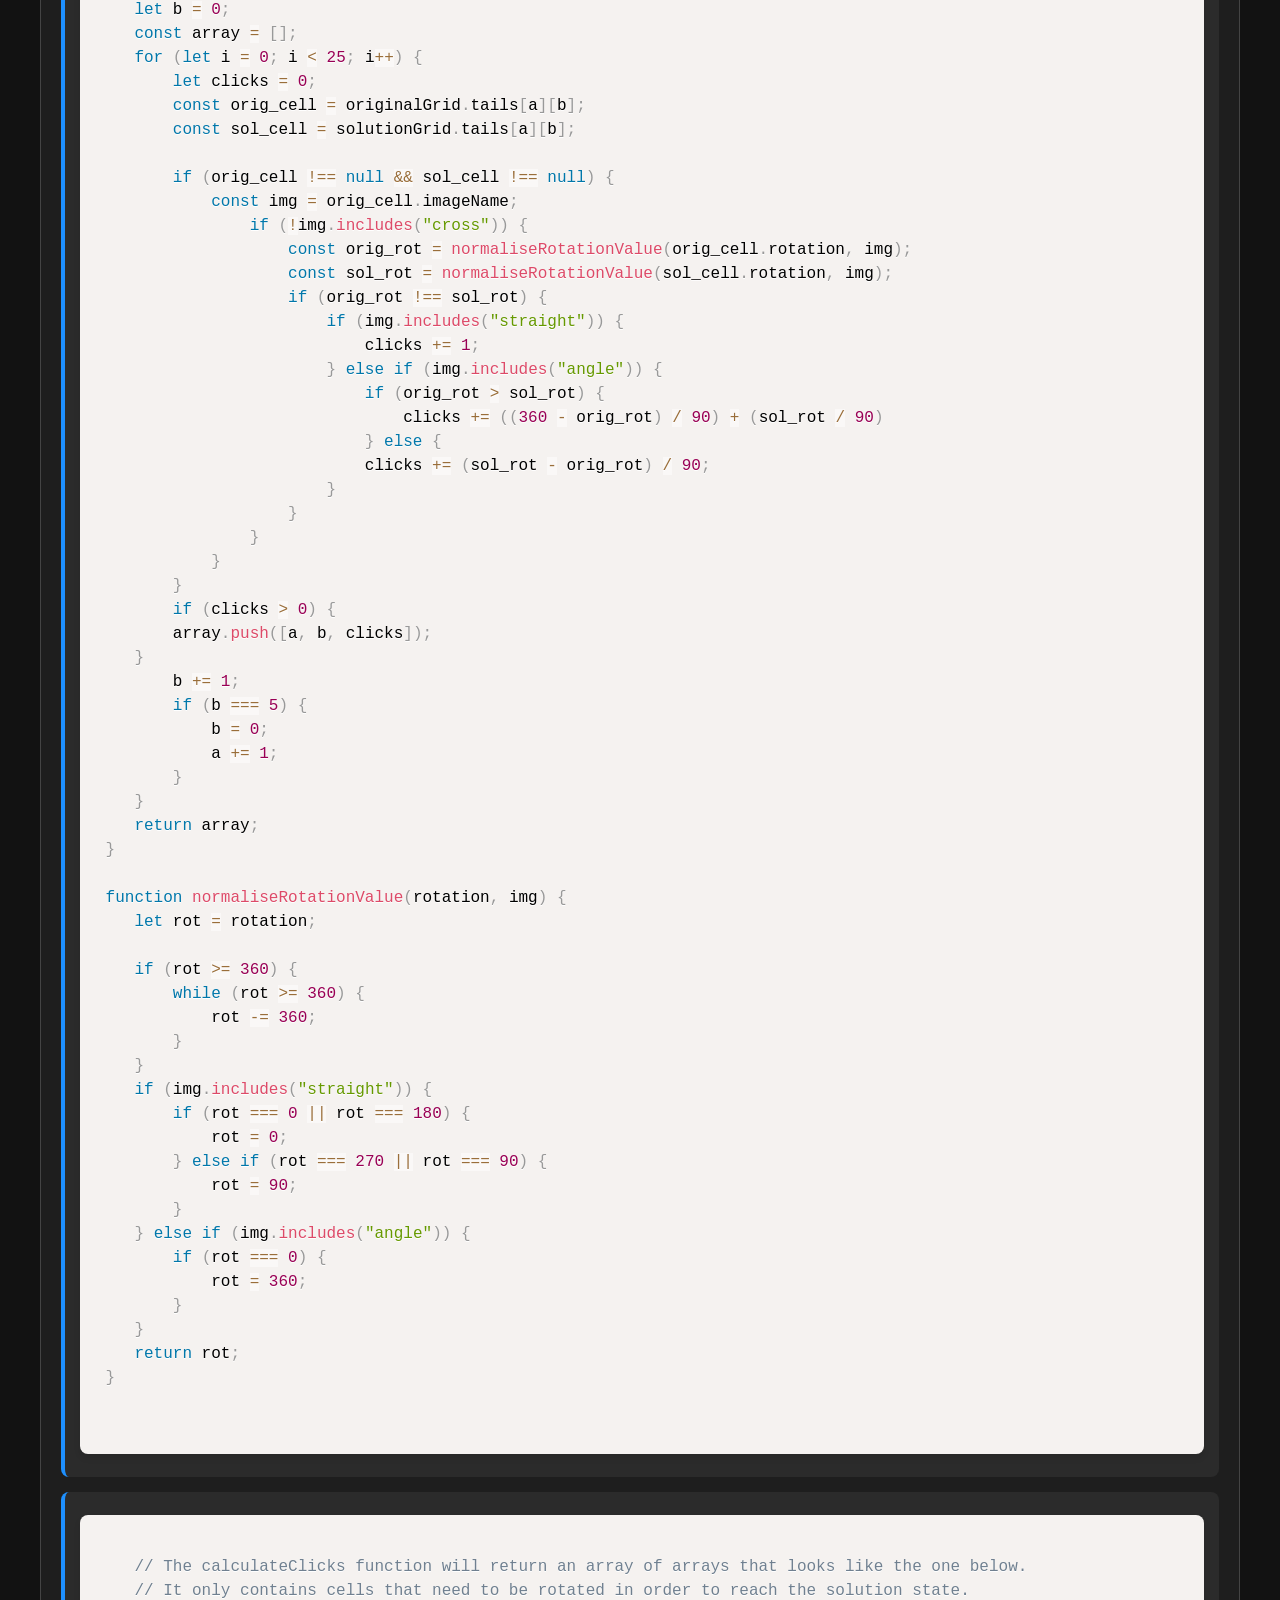
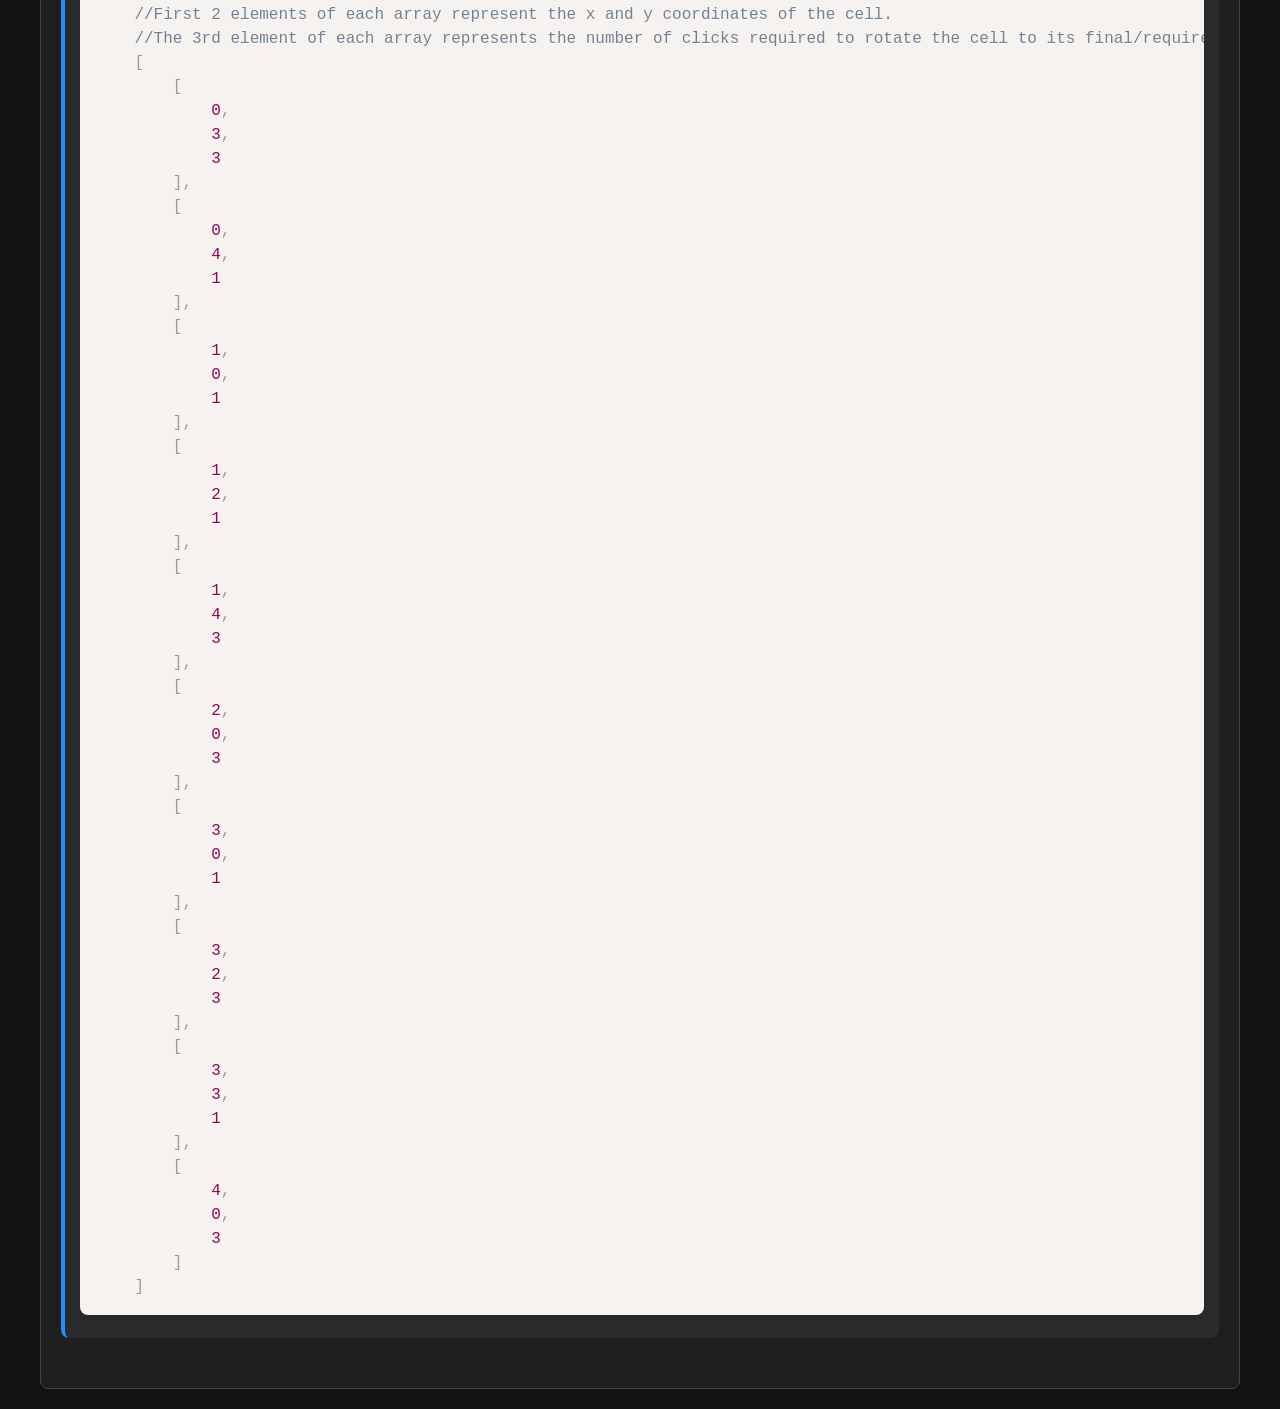
<file: docs/examples/garland/index.html>
<!DOCTYPE html>
<html lang="en">

<head>
    <meta charset="UTF-8">
    <meta name="viewport" content="width=device-width, initial-scale=1.0">
    <title>Garland Solver For CT in Torn.com: Demo</title>
    <style>
        :root {
            --primary: #1e90ff;
            --primary-hover: #1c86ee;
            --bg-dark: #121212;
            --bg-medium: #1e1e1e;
            --bg-light: #2b2b2b;
            --border: #444;
            --text: #ffffff;
            --success: #4CAF50;
            --error: #F44336;
        }

        body {
            font-family: 'Segoe UI', Tahoma, Geneva, Verdana, sans-serif;
            margin: 0;
            padding: 20px;
            background-color: var(--bg-dark);
            color: var(--text);
            line-height: 1.6;
        }

        .container {
            max-width: 1200px;
            margin: 0 auto;
        }


        h1 a {
            color: var(--text);
        }

        /* Breadcrumbs */
        .breadcrumbs ol {
            display: flex;
            flex-wrap: wrap;
            gap: 0.5rem;
            padding: 0.5rem 0;
            margin: 0 0 1.5rem 0;
            list-style: none;
            font-size: 0.9rem;
        }

        .breadcrumbs li:not(:last-child)::after {
            content: "/";
            margin-left: 0.5rem;
            color: var(--border);
        }

        .breadcrumbs li a {
            color: var(--text);
            text-decoration: none;
        }


        header {
            text-align: center;
            margin-bottom: 30px;
            padding-bottom: 20px;
            border-bottom: 1px solid var(--border);
        }

        h1 {
            color: var(--primary);
            margin-bottom: 10px;
        }

        .subtitle {
            color: #aaa;
            font-size: 1.1rem;
        }

        .demo-section {
            
            gap: 1.5rem;
            margin-bottom: 1 rem;
        }

        .demo-grid {
            flex: 1;
            min-width: 300px;
        }

        .documentation {
            margin-top: 1.5rem;
            
            min-width: 300px;
            background-color: var(--bg-medium);
            padding: 20px;
            border-radius: 8px;
            border: 1px solid var(--border);
        }

        .grid {
            display: grid;
            grid-template-columns: repeat(5, 1fr);
            grid-gap: 10px;
            width: 100%;
            max-width: 530px;
            aspect-ratio: 1 / 1;
            background-color: var(--bg-medium);
            padding: 10px;
            border-radius: 8px;
            border: 2px solid var(--border);
            margin: 0 auto;
        }

        .grid-item {
            background-color: var(--bg-light);
            border: 1px solid var(--border);
            display: flex;
            justify-content: center;
            align-items: center;
            border-radius: 4px;
            transition: all 0.3s ease;
            position: relative;
            overflow: hidden;
        }

        .grid-item:hover {
            background-color: var(--bg-light);
            transform: scale(1.05);
            box-shadow: 0 0 10px rgba(30, 144, 255, 0.5);
        }

        .grid-item img {
            width: 100%;
            height: 100%;
            object-fit: contain;
            transition: transform 0.3s ease;
        }

        .grid-item.end::after {
            content: '';
            position: absolute;
            width: 12px;
            height: 12px;
            border-radius: 50%;
            border: 2px solid white;
        }

        .grid-item.end-right::after {
            right: -6px;
            top: 50%;
            transform: translateY(-50%);
            background-color: var(--primary);
        }

        .grid-item.end-left::after {
            left: -6px;
            top: 50%;
            transform: translateY(-50%);
            background-color: var(--success);
        }

        .grid-item.end-top::after {
            top: -6px;
            left: 50%;
            transform: translateX(-50%);
            background-color: var(--error);
        }

        .grid-item.end-bottom::after {
            bottom: -6px;
            left: 50%;
            transform: translateX(-50%);
            background-color: #FFC107;
        }

        .controls {
            text-align: center;
            margin: 20px 0;
        }

        button {
            background-color: var(--primary);
            color: var(--text);
            border: none;
            padding: 12px 24px;
            font-size: 16px;
            border-radius: 5px;
            cursor: pointer;
            transition: background-color 0.3s;
            font-weight: bold;
            margin: 5px;
        }

        button:hover {
            background-color: var(--primary-hover);
        }

        button:focus {
            outline: 2px solid var(--text);
            outline-offset: 2px;
        }

        .status {
            margin-top: 15px;
            padding: 10px;
            border-radius: 5px;
            text-align: center;
            font-weight: bold;
        }

        .success {
            background-color: rgba(76, 175, 80, 0.2);
            color: var(--success);
        }

        .error {
            background-color: rgba(244, 67, 54, 0.2);
            color: var(--error);
        }

        pre[class*="language-"] {
            border-radius: 8px;
            margin: 20px 0;
            box-shadow: 0 4px 6px rgba(0, 0, 0, 0.1);
        }

        code {
            font-family: 'Fira Code', Monaco, Consolas, 'Courier New', monospace;
        }

        .features {
            margin: 30px 0;
        }

        .feature {
            background-color: var(--bg-light);
            padding: 15px;
            border-radius: 8px;
            margin-bottom: 15px;
            border-left: 4px solid var(--primary);
        }

        .feature h3 {
            margin-top: 0;
            color: var(--primary);
        }

        footer {
            text-align: center;
            margin-top: 40px;
            padding-top: 20px;
            border-top: 1px solid var(--border);
            color: #aaa;
            font-size: 0.9rem;
        }

        @media (max-width: 768px) {
            .demo-section {
                flex-direction: column;
            }

            .grid {
                max-width: 100%;
            }
        }

        .feature ol li a {
            text-decoration: none;
            color: rgb(165, 165, 211) !important;
        }

        h1 span {
            margin-right: 1.2rem;
        }

        #back-to-homepage {
            padding: 1rem;
        }

        #back-to-homepage a {
            display: flex;
            align-items: center;
            gap: 0.5em;
            /* Adjust based on font size (e.g., 0.5em = half the font size) */
            text-decoration: none;
            color: #19bbff;

        }
      .see-also a {
            
            align-items: center;
            gap: 0.5em;
           
            text-decoration: none;
            color: #19bbff;

        }

        #back-to-homepage a svg {
            flex-shrink: 0;
            width: 1em;
            /* Makes SVG size match text size */
            height: 1em;
        }

        .documentation ol {
            padding-left: 1.5rem;
            margin: 1rem 0;
            counter-reset: item;
            display: block;
        }

        .documentation ol li {
            margin-bottom: 0.5rem;
            position: relative;
            list-style-type: none;
            counter-increment: item;
            display: block;
        }

        .documentation ol li::before {
            content: counter(item) ".";
            position: absolute;
            left: -1.5rem;
            color: var(--primary);
            font-weight: bold;
        }

        .documentation ol li a {
            color: var(--primary);
            text-decoration: none;
            transition: color 0.2s ease;
        }

        .documentation ol li a:hover {
            text-decoration: underline;
            color: var(--primary-hover);
        }
    </style>
    <meta name="description"
        content="Interactive demo of GarlandSolver.js - a JavaScript library that automatically solves the Garland Assemble puzzle game in Torn.com's Christmas Town event.">

    <!-- Keywords -->
    <meta name="keywords"
        content="garland solver, torn.com puzzle solver, christmas town solver, garland assemble solver, javascript puzzle solver, game automation">

    <!-- Canonical URL -->
    <link rel="canonical" href="https://sid-the-sloth1.github.io/docs/examples/garland/index.html">

    <!-- Open Graph / Facebook -->
    <meta property="og:type" content="website">
    <meta property="og:url" content="https://sid-the-sloth1.github.io/docs/examples/garland/index.html">
    <meta property="og:title" content="Garland Solver - Interactive Puzzle Demo">
    <meta property="og:description"
        content="Try the live demo of GarlandSolver.js that automatically solves Torn.com's Garland Assemble puzzle game">
    <meta property="og:image" content="https://sid-the-sloth1.github.io/assets/meta/garland-og.png">
    <!-- Shared Meta Assets (same as homepage) -->
    <link rel="icon" href="../../../assets/meta/favicon.ico" type="image/x-icon">
    <link rel="icon" type="image/png" sizes="32x32" href="../../../assets/meta/favicon-32x32.png">
    <link rel="icon" type="image/png" sizes="16x16" href="../../../assets/meta/favicon-16x16.png">
    <link rel="apple-touch-icon" sizes="180x180" href="../../../assets/meta/apple-touch-icon.png">

    <!-- Twitter -->
    <meta name="twitter:card" content="summary_large_image">
    <meta name="twitter:title" content="Garland Solver Demo">
    <meta name="twitter:description"
        content="Interactive demo of the JavaScript puzzle solver for Torn.com's Christmas Town event">
    <meta name="twitter:image" content="https://sid-the-sloth1.github.io/assets/meta/garland-twitter.png">
    <link rel="stylesheet" href="../../../css/prism.css">
    <meta name="google-site-verification" content="g1EHB7r6RRB3Ioa-_hxz0rApg1rMswhGQ7xAxW9MjKA" />
    <script type="application/ld+json">
        {
          "@context": "https://schema.org",
          "@type": "WebApplication",
          "name": "Garland Solver",
          "description": "Interactive puzzle solver for Torn.com's Garland Assemble game",
          "applicationCategory": "GameApplication",
          "operatingSystem": "Web Browser",
          "creator": {
            "@type": "Person",
            "name": "Hardy (Sid The Sloth)",
            "url": "https://github.com/sid-the-sloth1"
          }
        }
        </script>

    <script src="../../../js/prism.js"></script>
    <script src="../../../js/libs/garlandSolver.js"></script>
</head>
<nav class="breadcrumbs" aria-label="Breadcrumb">
    <ol>
        <li><a href="../../../index.html">Home</a></li>
        <li aria-current="page">Garland Solver</li>
    </ol>
</nav>

<body>
    <div class="container">
        <header>
            <h1><span>Garland Solver</span><a
                    href="https://github.com/sid-the-sloth1/libraries/tree/main/libs/garlandSolver" target="_blank"><svg
                        xmlns="http://www.w3.org/2000/svg" width="24" height="24" viewBox="0 0 24 24">
                        <path fill="currentColor"
                            d="M12 2A10 10 0 0 0 2 12c0 4.42 2.87 8.17 6.84 9.5c.5.08.66-.23.66-.5v-1.69c-2.77.6-3.36-1.34-3.36-1.34c-.46-1.16-1.11-1.47-1.11-1.47c-.91-.62.07-.6.07-.6c1 .07 1.53 1.03 1.53 1.03c.87 1.52 2.34 1.07 2.91.83c.09-.65.35-1.09.63-1.34c-2.22-.25-4.55-1.11-4.55-4.92c0-1.11.38-2 1.03-2.71c-.1-.25-.45-1.29.1-2.64c0 0 .84-.27 2.75 1.02c.79-.22 1.65-.33 2.5-.33s1.71.11 2.5.33c1.91-1.29 2.75-1.02 2.75-1.02c.55 1.35.2 2.39.1 2.64c.65.71 1.03 1.6 1.03 2.71c0 3.82-2.34 4.66-4.57 4.91c.36.31.69.92.69 1.85V21c0 .27.16.59.67.5C19.14 20.16 22 16.42 22 12A10 10 0 0 0 12 2" />
                    </svg></a></h1>
            <p class="subtitle">A simple puzzle solver for Garland Assemble mini-game found in Christmas Town in
                Torn.com</p>
        </header>
        <div id="back-to-homepage">
            <a href="../../../index.html">
                <svg xmlns="http://www.w3.org/2000/svg" width="24" height="24" viewBox="0 0 24 24">
                    <path fill="currentColor"
                        d="m7.85 13l2.85 2.85q.3.3.288.7t-.288.7q-.3.3-.712.313t-.713-.288L4.7 12.7q-.3-.3-.3-.7t.3-.7l4.575-4.575q.3-.3.713-.287t.712.312q.275.3.288.7t-.288.7L7.85 11H19q.425 0 .713.288T20 12t-.288.713T19 13z" />
                </svg>
                <span>Back to Homepage</span>
            </a>
        </div>
        <div class="demo-section">
            <div class="demo-grid">
                <div class="grid" id="grid"></div>
                <div class="controls">
                    <button id="solveBtn">Solve Puzzle</button>
                    <button id="resetBtn">Reset Grid</button>
                </div>
                <div id="status" class="status" style="display: none;"></div>
            </div>

            <div class="documentation">
                <div class="see-also">See also: <a href="https://www.torn.com/forums.php#/p=threads&f=67&t=16201589&b=0&a=0" target="_blank">Christmas Town Helper Script</a></div>
                <h2>Interactive Demo</h2>
                <p>Click on any puzzle piece to rotate it. Use the solve button to automatically solve the puzzle
                    using
                    the GarlandSolver library.</p>
                <div class="feature">
                    <h3>How It Works</h3>
                    <p>The GarlandSolver uses a constraint satisfaction algorithm to:</p>
                    <ol>
                        <li>Analyze possible rotations for each piece</li>
                        <li>Apply adjacency constraints between pieces</li>
                        <li>Iteratively reduce possibilities</li>
                        <li>Find a valid solution that connects all pieces</li>
                    </ol>
                </div>
                <div class="feature">
                    <h4>Note:</h4>
                    <p>The execution time will be higher in Torn.com's live environment because of other javascript code and other resources also running
                        on the page. So far in my testing, the maximum time taken in live environment is yet to exceed
                        700ms.</p>
                    <p>If the puzzle sample you are using is taking much longer, try increasing the argument in
                        <code>this.#createAdjsNreducePossibilities(3);</code> in "solve" method in the lib's code to 4
                        or 5.
                    </p>
                </div>
                <pre><code class="language-javascript">
async solve() {

    return new Promise((resolve, reject) => {
        try {
            this.#createPossibleOptions();
            this.#createAdjsNreducePossibilities(3); // increase this to 4 or 5 if your puzzle sample is taking too long to solve.
            
            const solution = this.#generateCombinations();
            if (solution) {
                resolve(solution);
            } else {
                    
                reject("No solution found.");
            }
        } catch (err) {
            reject(err);

        }
    });
}
                </code></pre>
                <p>I have set it by default to 3 because in my testing I found that on increasing it after the 3rd
                    time, it did not reduce the possible solutions dramatically.</p>
                <p>Running it 3 times was enough to get possibilities from <code>2 million</code> to less than
                    <code>40 thousand</code>. Running it more than that, did not contribute much in terms of
                    performance.
                </p>

                <div class="features">
                    <div class="feature">
                        <h3>Basic Usage</h3>
                        <pre><code class="language-javascript">// Create solver instance with puzzle data
const solver = new GarlandSolver(puzzleData);

// Solve the puzzle
solver.solve()
    .then(solution => {
        console.log("Solution found!!");
        console.log(solution);
    })
    .catch(err => {
        console.error("Error solving:", err);
    });</code></pre>
                    </div>

                    <div class="feature">
                        <h3>Puzzle Input and Output</h3>
                        <ol>
                            <li>Add a fetch intercept to the page and listen for fetch calls. (See Also: <a
                                    href="../../network-listeners.html">Network Listeners for Tampermonkey</a>)</li>
                            <li>Look for the call that is made when the <code>Garland Assemble</code> game is
                                started.
                                The response of this call in <code>JSON</code> form, is the input puzzleData of the
                                GarlandSolver.js</li>
                            <li>Upon successfully finding the solution, it returns modified grid data in the same
                                format. You can use this modified 'solution grid data' in whatever way you wish to
                                implement the visual cues for the user to solve the puzzle.</li>
                            <li>What I do in my own implementation is that I color the "cells" that need to be
                                rotated/clicked to
                                become equivalent to the state of "solution grid". Example of which is given below:
                            </li>
                        </ol>
                    </div>
                    <div class="feature">
                        <pre>
                                <code class="language-javascript">
function calculateClicks(originalGrid, solutionGrid) {
    let a = 0;
    let b = 0;
    const array = [];
    for (let i = 0; i &lt; 25; i++) {
        let clicks = 0;
        const orig_cell = originalGrid.tails[a][b];
        const sol_cell = solutionGrid.tails[a][b];

        if (orig_cell !== null && sol_cell !== null) {
            const img = orig_cell.imageName;
                if (!img.includes("cross")) {
                    const orig_rot = normaliseRotationValue(orig_cell.rotation, img);
                    const sol_rot = normaliseRotationValue(sol_cell.rotation, img);
                    if (orig_rot !== sol_rot) {
                        if (img.includes("straight")) {
                            clicks += 1;
                        } else if (img.includes("angle")) {
                            if (orig_rot > sol_rot) {
                                clicks += ((360 - orig_rot) / 90) + (sol_rot / 90)
                            } else {
                            clicks += (sol_rot - orig_rot) / 90;
                        }
                    }
                }
            }
        }
        if (clicks > 0) {
        array.push([a, b, clicks]);
    }
        b += 1;
        if (b === 5) {
            b = 0;
            a += 1;
        }     
    }
    return array;
 }

 function normaliseRotationValue(rotation, img) {
    let rot = rotation;

    if (rot >= 360) {
        while (rot >= 360) {
            rot -= 360;
        }
    }
    if (img.includes("straight")) {
        if (rot === 0 || rot === 180) {
            rot = 0;
        } else if (rot === 270 || rot === 90) {
            rot = 90;
        }
    } else if (img.includes("angle")) {
        if (rot === 0) {
            rot = 360;
        }
    }
    return rot;
 }
                                </code>
                            </pre>
                    </div>

                    <div class="feature">
                        <pre><code class="language-javascript">
    // The calculateClicks function will return an array of arrays that looks like the one below.
    // It only contains cells that need to be rotated in order to reach the solution state. 
    //First 2 elements of each array represent the x and y coordinates of the cell.
    //The 3rd element of each array represents the number of clicks required to rotate the cell to its final/required state.
    [
        [
            0,
            3,
            3
        ],
        [
            0,
            4,
            1
        ],
        [
            1,
            0,
            1
        ],
        [
            1,
            2,
            1
        ],
        [
            1,
            4,
            3
        ],
        [
            2,
            0,
            3
        ],
        [
            3,
            0,
            1
        ],
        [
            3,
            2,
            3
        ],
        [
            3,
            3,
            1
        ],
        [
            4,
            0,
            3
        ]
    ]
</code></pre>
                    </div>
                </div>
            </div>
        </div>
    </div>


    </div>

    <script>
        // Puzzle data


        const arrayOfPuzzles = [
            `{"ends":[{"position":[0,0],"side":"l"},{"position":[4,1],"side":"b"}],"tails":[[{"imageName":"angle_2","rotation":180,"connections":["b","l"]},{"imageName":"angle_1","rotation":90,"connections":["r","b"]},{"imageName":"angle_2","rotation":180,"connections":["b","l"]},{"imageName":"angle_1","rotation":90,"connections":["r","b"]},{"imageName":"angle_2","rotation":180,"connections":["b","l"]}],[{"imageName":"angle_4","rotation":0,"connections":["t","r"]},{"imageName":"angle_3","rotation":0,"connections":["t","r"]},{"imageName":"angle_4","rotation":0,"connections":["t","r"]},{"imageName":"angle_3","rotation":90,"connections":["r","b"]},{"imageName":"straight_4","rotation":0,"connections":["r","l"]}],[null,{"imageName":"angle_1","rotation":90,"connections":["r","b"]},{"imageName":"angle_2","rotation":180,"connections":["b","l"]},{"imageName":"angle_1","rotation":90,"connections":["r","b"]},{"imageName":"angle_3","rotation":180,"connections":["b","l"]}],[{"imageName":"angle_1","rotation":180,"connections":["b","l"]},{"imageName":"angle_3","rotation":0,"connections":["t","r"]},{"imageName":"straight_4","rotation":270,"connections":["b","t"]},{"imageName":"angle_4","rotation":0,"connections":["t","r"]},{"imageName":"angle_2","rotation":180,"connections":["b","l"]}],[{"imageName":"angle_4","rotation":0,"connections":["t","r"]},{"imageName":"angle_2","rotation":180,"connections":["b","l"]},{"imageName":"angle_4","rotation":270,"connections":["l","t"]},{"imageName":"straight_3","rotation":0,"connections":["r","l"]},{"imageName":"angle_3","rotation":270,"connections":["l","t"]}]],"userData":{"userStatus":"ok","message":""}}`,

            `{"ends":[{"position":[0,0],"side":"t"},{"position":[4,4],"side":"r"}],"tails":[[{"imageName":"straight_4","rotation":90,"connections":["t","b"]},null,{"imageName":"angle_3","rotation":90,"connections":["r","b"]},{"imageName":"angle_2","rotation":270,"connections":["l","t"]},null],[{"imageName":"angle_4","rotation":270,"connections":["l","t"]},{"imageName":"straight_1","rotation":0,"connections":["r","l"]},{"imageName":"angle_3","rotation":180,"connections":["b","l"]},{"imageName":"angle_4","rotation":90,"connections":["r","b"]},{"imageName":"angle_2","rotation":180,"connections":["b","l"]}],[{"imageName":"angle_1","rotation":90,"connections":["r","b"]},{"imageName":"straight_3","rotation":90,"connections":["t","b"]},{"imageName":"straight_1","rotation":270,"connections":["b","t"]},{"imageName":"straight_3","rotation":270,"connections":["b","t"]},{"imageName":"angle_3","rotation":270,"connections":["l","t"]}],[{"imageName":"angle_4","rotation":0,"connections":["t","r"]},{"imageName":"angle_2","rotation":270,"connections":["l","t"]},{"imageName":"angle_1","rotation":0,"connections":["t","r"]},{"imageName":"angle_2","rotation":0,"connections":["t","r"]},null],[null,{"imageName":"angle_4","rotation":0,"connections":["t","r"]},{"imageName":"angle_3","rotation":180,"connections":["b","l"]},{"imageName":"angle_4","rotation":0,"connections":["t","r"]},{"imageName":"straight_3","rotation":0,"connections":["r","l"]}]],"userData":{"userStatus":"ok","message":""}}`,

            `{"ends":[{"position":[2,4],"side":"r"},{"position":[4,3],"side":"b"}],"tails":[[null,null,null,{"imageName":"angle_1","rotation":180,"connections":["b","l"]},{"imageName":"angle_2","rotation":90,"connections":["r","b"]}],[{"imageName":"angle_1","rotation":0,"connections":["t","r"]},{"imageName":"angle_2","rotation":180,"connections":["b","l"]},{"imageName":"angle_1","rotation":0,"connections":["t","r"]},{"imageName":"cross","rotation":0,"connections":["t","r","b","l"]},{"imageName":"angle_3","rotation":0,"connections":["t","r"]}],[{"imageName":"angle_4","rotation":90,"connections":["r","b"]},{"imageName":"cross","rotation":0,"connections":["t","r","b","l"]},{"imageName":"cross","rotation":0,"connections":["t","r","b","l"]},{"imageName":"cross","rotation":0,"connections":["t","r","b","l"]},{"imageName":"straight_1","rotation":0,"connections":["r","l"]}],[{"imageName":"angle_1","rotation":0,"connections":["t","r"]},{"imageName":"cross","rotation":0,"connections":["t","r","b","l"]},{"imageName":"angle_3","rotation":0,"connections":["t","r"]},{"imageName":"straight_4","rotation":0,"connections":["r","l"]},null],[{"imageName":"angle_4","rotation":90,"connections":["r","b"]},{"imageName":"angle_3","rotation":270,"connections":["l","t"]},null,{"imageName":"straight_2","rotation":270,"connections":["b","t"]},null]],"userData":{"userStatus":"ok","message":""}}`,

            `{"ends":[{"position":[0,4],"side":"r"},{"position":[4,1],"side":"b"}],"tails":[[{"imageName":"angle_1","rotation":90,"connections":["r","b"]},{"imageName":"angle_2","rotation":0,"connections":["t","r"]},null,{"imageName":"angle_1","rotation":180,"connections":["b","l"]},{"imageName":"straight_1","rotation":180,"connections":["l","r"]}],[{"imageName":"angle_4","rotation":90,"connections":["r","b"]},{"imageName":"cross","rotation":0,"connections":["t","r","b","l"]},{"imageName":"angle_2","rotation":0,"connections":["t","r"]},{"imageName":"angle_4","rotation":0,"connections":["t","r"]},{"imageName":"angle_2","rotation":270,"connections":["l","t"]}],[null,{"imageName":"angle_4","rotation":270,"connections":["l","t"]},{"imageName":"cross","rotation":0,"connections":["t","r","b","l"]},{"imageName":"angle_2","rotation":270,"connections":["l","t"]},{"imageName":"straight_4","rotation":270,"connections":["b","t"]}],[{"imageName":"angle_1","rotation":90,"connections":["r","b"]},{"imageName":"angle_2","rotation":270,"connections":["l","t"]},{"imageName":"angle_4","rotation":90,"connections":["r","b"]},{"imageName":"cross","rotation":0,"connections":["t","r","b","l"]},{"imageName":"angle_3","rotation":0,"connections":["t","r"]}],[{"imageName":"angle_4","rotation":90,"connections":["r","b"]},{"imageName":"cross","rotation":0,"connections":["t","r","b","l"]},{"imageName":"straight_3","rotation":90,"connections":["t","b"]},{"imageName":"angle_3","rotation":270,"connections":["l","t"]},null]],"userData":{"userStatus":"ok","message":""}}`,

            `{"ends":[{"position":[0,2],"side":"t"},{"position":[4,2],"side":"b"}],"tails":[[{"imageName":"angle_1","rotation":180,"connections":["b","l"]},{"imageName":"straight_1","rotation":0,"connections":["r","l"]},{"imageName":"angle_3","rotation":270,"connections":["l","t"]},{"imageName":"angle_1","rotation":90,"connections":["r","b"]},{"imageName":"angle_2","rotation":180,"connections":["b","l"]}],[{"imageName":"angle_4","rotation":0,"connections":["t","r"]},{"imageName":"straight_3","rotation":270,"connections":["b","t"]},{"imageName":"straight_1","rotation":0,"connections":["r","l"]},{"imageName":"angle_3","rotation":0,"connections":["t","r"]},{"imageName":"straight_4","rotation":270,"connections":["b","t"]}],[{"imageName":"angle_1","rotation":180,"connections":["b","l"]},{"imageName":"straight_1","rotation":270,"connections":["b","t"]},{"imageName":"straight_3","rotation":0,"connections":["r","l"]},{"imageName":"straight_1","rotation":0,"connections":["r","l"]},{"imageName":"angle_3","rotation":270,"connections":["l","t"]}],[{"imageName":"straight_2","rotation":270,"connections":["b","t"]},{"imageName":"angle_1","rotation":90,"connections":["r","b"]},{"imageName":"straight_1","rotation":0,"connections":["r","l"]},{"imageName":"straight_3","rotation":90,"connections":["t","b"]},{"imageName":"angle_2","rotation":90,"connections":["r","b"]}],[{"imageName":"angle_4","rotation":0,"connections":["t","r"]},{"imageName":"angle_3","rotation":0,"connections":["t","r"]},{"imageName":"angle_1","rotation":90,"connections":["r","b"]},{"imageName":"straight_1","rotation":0,"connections":["r","l"]},{"imageName":"angle_3","rotation":270,"connections":["l","t"]}]],"userData":{"userStatus":"ok","message":""}}`
        ];
        const puzzleStr = arrayOfPuzzles[getRandomInt(arrayOfPuzzles.length)];
        let puzzleData = JSON.parse(puzzleStr);
        let originalData = JSON.parse(JSON.stringify(puzzleData));

        // Initialize the grid
        function initializeGrid() {
            const grid = document.getElementById('grid');
            grid.innerHTML = '';

            // Create 5x5 grid
            for (let x = 0; x < 5; x++) {
                for (let y = 0; y < 5; y++) {
                    const gridItem = document.createElement('div');
                    gridItem.className = 'grid-item';
                    gridItem.setAttribute('data-x', x);
                    gridItem.setAttribute('data-y', y);
                    grid.appendChild(gridItem);
                }
            }

            populateGrid(puzzleData);
        }
        function getRandomInt(x) {
            return Math.floor(Math.random() * (x));
        }

        // Populate grid with data
        function populateGrid(data) {
            // Mark ends
            data.ends.forEach(end => {
                const cell = getCell(end.position[0], end.position[1]);
                cell.classList.add('end', `end-${getDirectionName(end.side)}`);
            });

            // Populate cells
            for (let x = 0; x < 5; x++) {
                for (let y = 0; y < 5; y++) {
                    const cellData = data.tails[x][y];
                    const cellElement = getCell(x, y);

                    if (cellData) {
                        cellElement.innerHTML = `
                            <img src="../../../assets/garland/images/${cellData.imageName}.png" 
                                 style="transform: rotateZ(${cellData.rotation}deg)"
                                 alt="${cellData.imageName} piece">
                        `;
                    } else {
                        cellElement.innerHTML = '';
                        cellElement.classList.remove('end');
                    }
                }
            }

            // Add click handlers
            document.querySelectorAll('.grid-item').forEach(cell => {
                cell.addEventListener('click', handleCellClick);
            });
        }

        // Get cell element by coordinates
        function getCell(x, y) {
            return document.querySelector(`.grid-item[data-x="${x}"][data-y="${y}"]`);
        }

        // Convert direction shorthand to full name
        function getDirectionName(dir) {
            return { r: 'right', l: 'left', t: 'top', b: 'bottom' }[dir];
        }

        // Handle cell clicks (rotate)
        function handleCellClick(event) {
            const cell = event.currentTarget;
            const x = parseInt(cell.getAttribute('data-x'));
            const y = parseInt(cell.getAttribute('data-y'));

            if (cell.querySelector('img')) {
                const img = cell.querySelector('img');
                const currentRotation = parseInt(img.style.transform.replace('rotateZ(', '').replace('deg)', '')) || 0;
                const newRotation = (currentRotation + 90) % 360;

                img.style.transform = `rotateZ(${newRotation}deg)`;

                // Update puzzle data
                const cellData = puzzleData.tails[x][y];
                if (cellData) {
                    cellData.rotation = newRotation;
                    cellData.connections = getConnections(cellData.imageName, newRotation);
                }
            }
        }

        // Get connections for a piece
        function getConnections(imageName, rotation) {
            const normalizedRotation = rotation % 360;
            const connections = [];

            if (imageName.includes('angle')) {
                if (normalizedRotation === 0) return ['r', 't'];
                if (normalizedRotation === 90) return ['b', 'r'];
                if (normalizedRotation === 180) return ['b', 'l'];
                if (normalizedRotation === 270) return ['t', 'l'];
            }
            else if (imageName.includes('straight')) {
                if (normalizedRotation === 0 || normalizedRotation === 180) return ['r', 'l'];
                return ['t', 'b'];
            }
            else if (imageName.includes('cross')) {
                return ['t', 'r', 'b', 'l'];
            }

            return [];
        }

        // Update status message
        function updateStatus(message, isSuccess) {
            const status = document.getElementById('status');
            status.textContent = message;
            status.className = `status ${isSuccess ? 'success' : 'error'}`;
            status.style.display = 'block';

            setTimeout(() => {
                status.style.opacity = '0';
                setTimeout(() => {
                    status.style.display = 'none';
                    status.style.opacity = '1';
                }, 500);
            }, 3000);
        }

        // Solve button handler
        document.getElementById('solveBtn').addEventListener('click', () => {
            const solver = new GarlandSolver(puzzleData);
            updateStatus('Solving puzzle...', true);
            let start = performance.now();
            let end;
            solver.solve()
                .then(solution => {
                    end = performance.now();
                    puzzleData = solution;
                    populateGrid(puzzleData);
                    updateStatus(`Puzzle solved successfully in ${(end - start).toFixed(2)} ms`, true);
                })
                .catch(err => {
                    end = performance.now();
                    console.error('Error:', err);
                    updateStatus('Failed to solve puzzle: ' + err.message, false);
                });
        });

        // Reset button handler
        document.getElementById('resetBtn').addEventListener('click', () => {
            puzzleData = JSON.parse(JSON.stringify(originalData));
            populateGrid(puzzleData);
            updateStatus('Grid reset to original state', true);
        });

        // Initialize
        initializeGrid();
    </script>
</body>

</html>
</file>
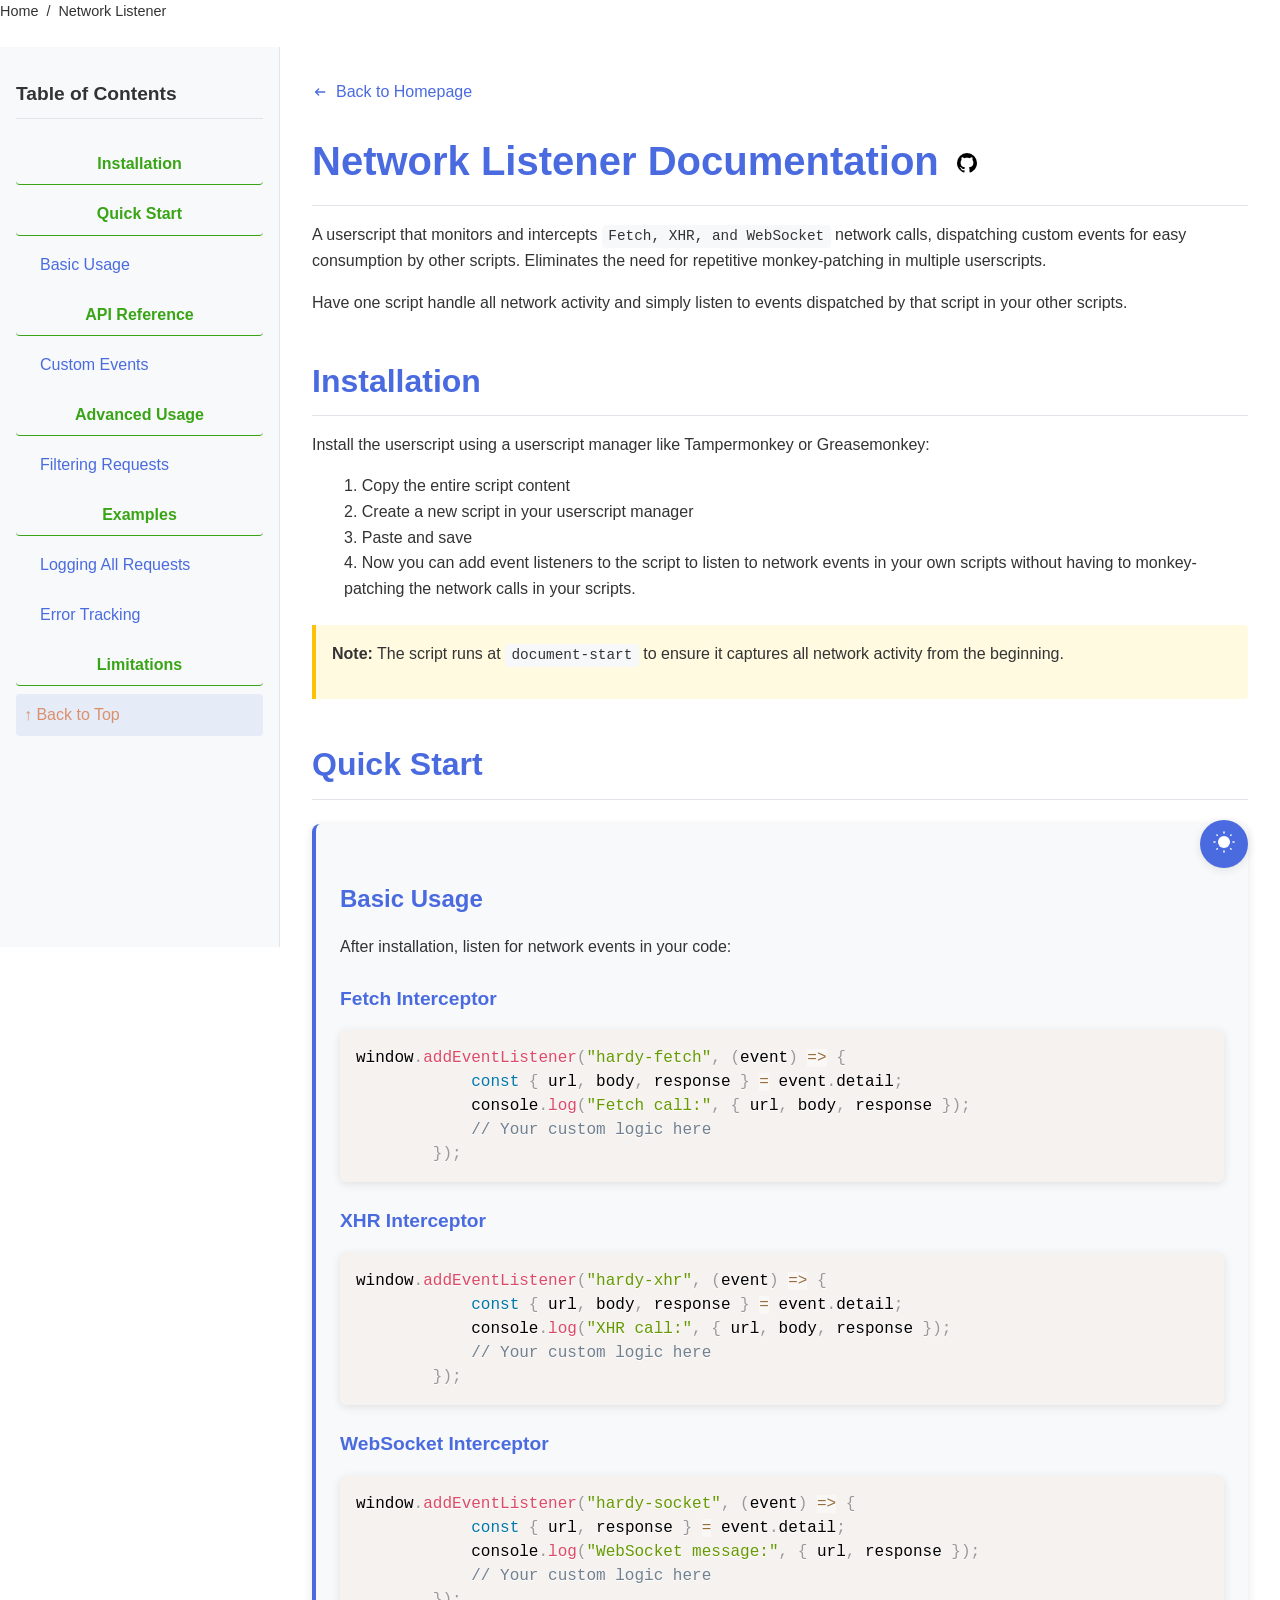
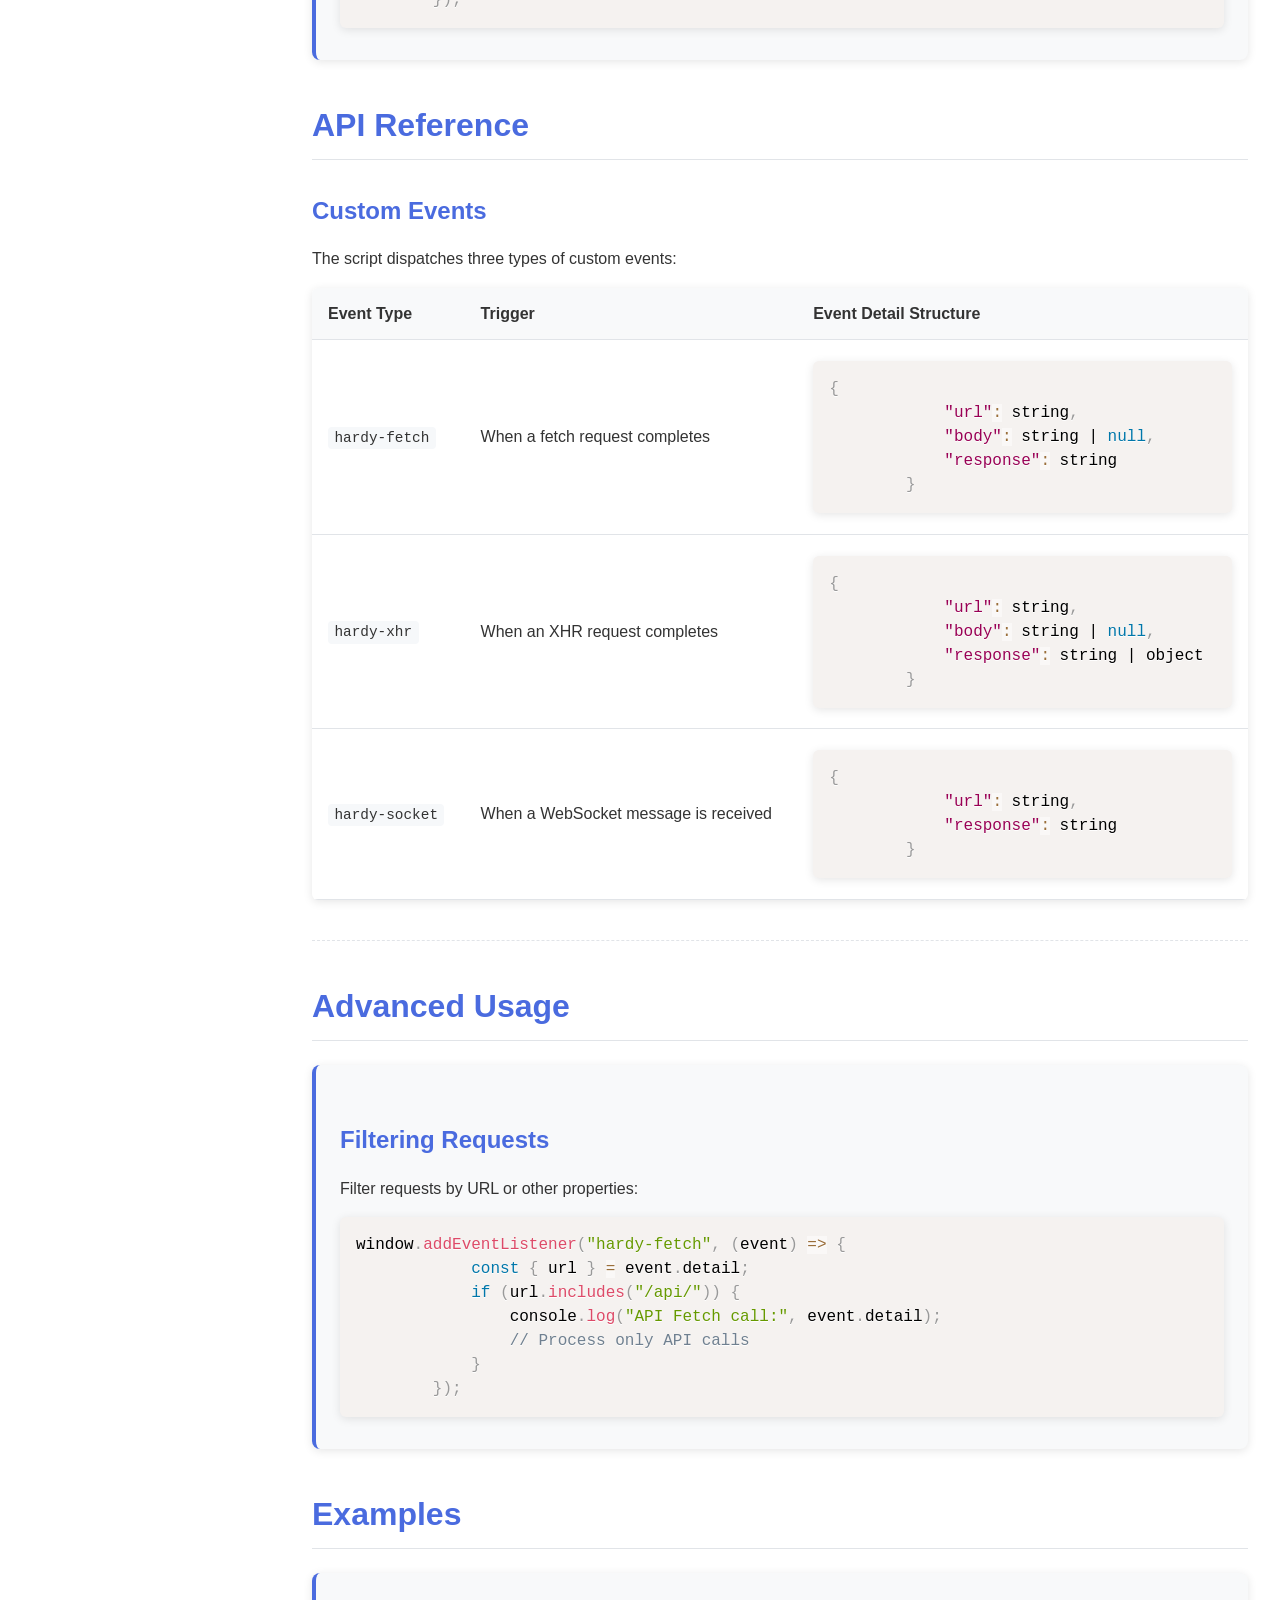
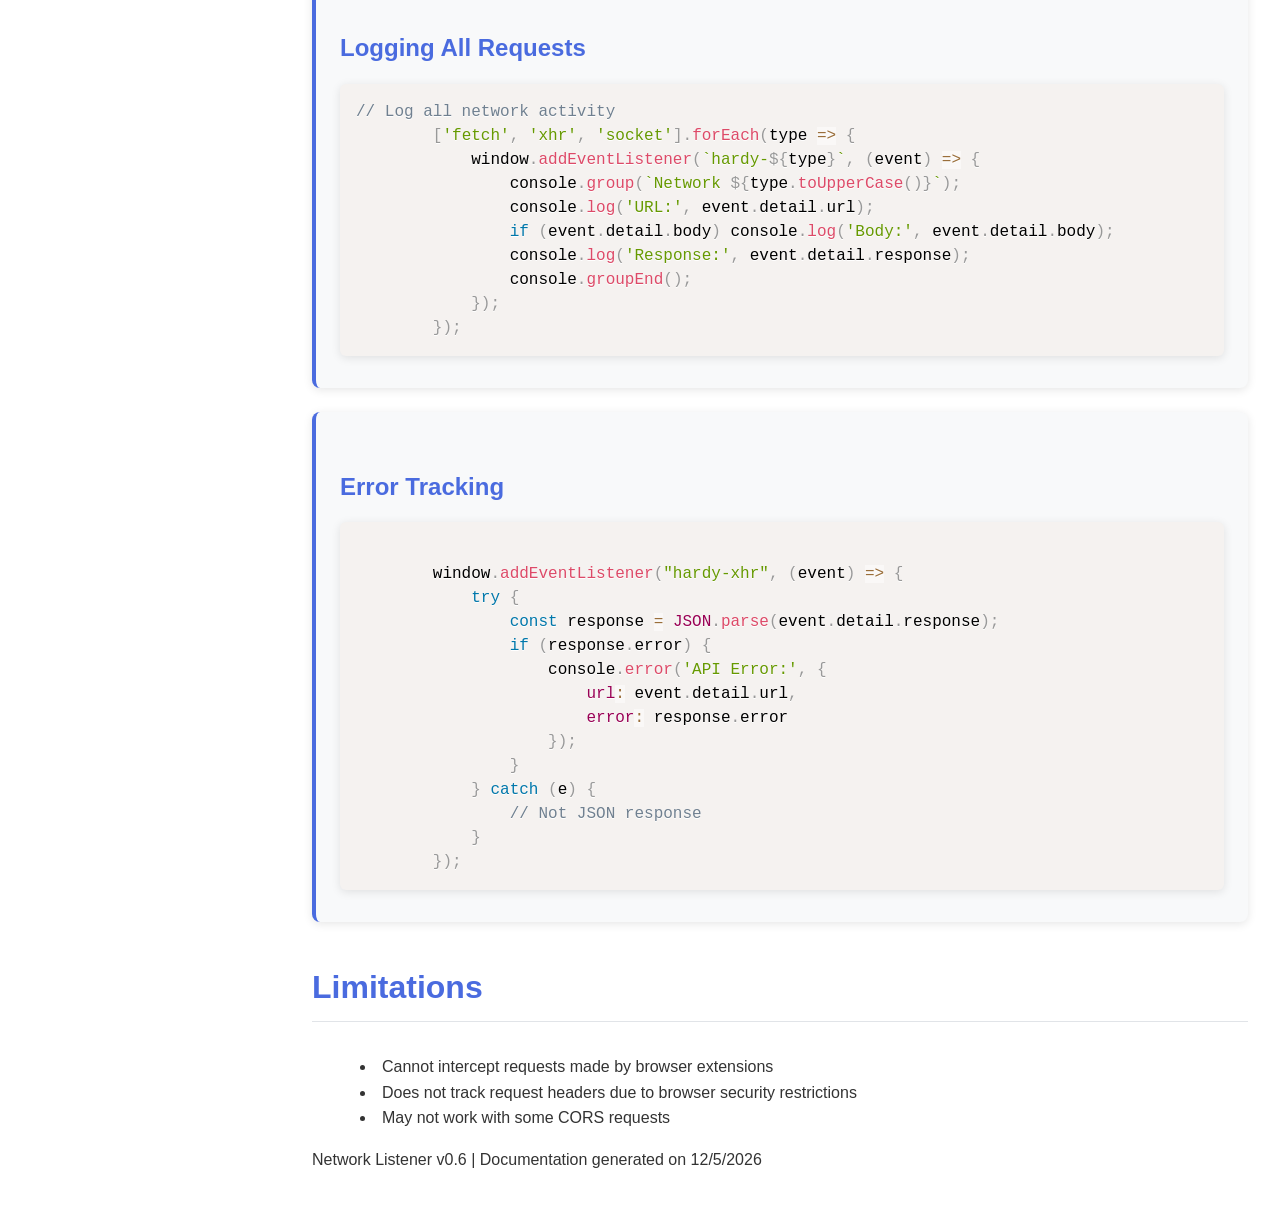
<file: docs/network-listeners.html>
<!DOCTYPE html>
<html lang="en" data-theme="light">

<head>
    <!-- Basic Meta Tags -->
    <meta charset="UTF-8">
    <meta name="viewport" content="width=device-width, initial-scale=1.0">
    <title>Network Listeners Docs (For Tampermonkey)</title>

    <!-- SEO Meta Tags -->
    <meta name="description"
        content="Documentation for Hardy's Network Listener - a JavaScript library for Tampermonkey that monitors and intercepts Fetch, XHR, and WebSocket network calls with custom events for easy script integration.">

    <meta name="keywords"
        content="JavaScript network listener, Fetch interceptor, XHR monitoring, WebSocket listener, network activity tracking, userscript, Tampermonkey, Violentmonkey, Hardy JavaScript, Sid-the-sloth1">

    <meta name="author" content="Sid The Sloth (Hardy)">
    <link rel="canonical" href="https://sid-the-sloth1.github.io/docs/network-listeners.html">
    <meta name="google-site-verification" content="g1EHB7r6RRB3Ioa-_hxz0rApg1rMswhGQ7xAxW9MjKA" />
    <!-- Open Graph / Facebook -->
    <meta property="og:type" content="website">
    <meta property="og:url" content="https://sid-the-sloth1.github.io/docs/network-listeners.html">
    <meta property="og:title" content="Network Listeners Documentation | Hardy's JavaScript Library">
    <meta property="og:description"
        content="Monitor and intercept Fetch, XHR, and WebSocket network calls with this powerful JavaScript library">
    <meta property="og:image" content="https://sid-the-sloth1.github.io/assets/meta/ogimg.png">
    <link rel="icon" href="../assets/meta/favicon.ico" type="image/x-icon">
    <link rel="icon" type="image/png" sizes="32x32" href="../assets/meta/favicon-32x32.png">
    <link rel="icon" type="image/png" sizes="16x16" href="../assets/meta/favicon-16x16.png">
    <link rel="apple-touch-icon" sizes="180x180" href="../assets/meta/apple-touch-icon.png">
    <!-- manifest! -->
        <link rel="manifest" href="../assets/meta/site.webmanifest">
    <!-- Twitter -->
    <meta name="twitter:card" content="summary_large_image">
    <meta name="twitter:title" content="Network Listeners Documentation">
    <meta name="twitter:description"
        content="JavaScript library for monitoring network activity with custom events for Fetch, XHR and WebSocket calls">
    <meta name="twitter:image" content="https://sid-the-sloth1.github.io/assets/meta/twitter-card.png">
    <meta name="twitter:image:alt" content="Network Listener Documentation">
    <script type="application/ld+json">
        {
          "@context": "https://schema.org",
          "@type": "APIReference",
          "name": "Network Listener",
          "description": "JavaScript library for intercepting Fetch/XHR/WebSocket requests in userscripts for Tampermonkey and Violentmonkey",
          "programmingLanguage": "JavaScript",
          "license": "MIT",
          "version": "0.6",
          "producer": {
            "@type": "Person",
            "name": "Hardy (Sid The Sloth)",
            "url": "https://github.com/sid-the-sloth1"
          }
        }
        </script>
    <!-- CSS -->
    <link href="../css/doc.css" rel="stylesheet">
    <link href="../css/prism.css" rel="stylesheet">
</head>
<nav class="breadcrumbs" aria-label="Breadcrumb">
    <ol>
        <li><a href="../index.html">Home</a></li>
        <li aria-current="page">Network Listener</li>
    </ol>
</nav>

<body>
    <button class="mobile-menu-btn" aria-label="Toggle menu">
        <svg xmlns="http://www.w3.org/2000/svg" width="24" height="24" viewBox="0 0 24 24">
            <path fill="none" stroke="currentColor" stroke-linecap="round" stroke-width="2"
                d="M5 7h14M5 12h14M5 17h14" />
        </svg>
    </button>

    <div class="container">
        <!-- Sidebar -->
        <aside class="sidebar" id="sidebar">
            <div class="sidebar-header">Table of Contents</div>
            <nav class="sidebar-nav" id="toc">
                <!-- Auto-generated by JavaScript -->
            </nav>
        </aside>

        <!-- Main Content -->

        <main class="main-content">
            <div id="back-to-homepage">
                <a href="../index.html">
                    <svg xmlns="http://www.w3.org/2000/svg" width="24" height="24" viewBox="0 0 24 24">
                        <path fill="currentColor"
                            d="m7.85 13l2.85 2.85q.3.3.288.7t-.288.7q-.3.3-.712.313t-.713-.288L4.7 12.7q-.3-.3-.3-.7t.3-.7l4.575-4.575q.3-.3.713-.287t.712.312q.275.3.288.7t-.288.7L7.85 11H19q.425 0 .713.288T20 12t-.288.713T19 13z" />
                    </svg>
                    <span>Back to Homepage</span>
                </a>
            </div>
            <header>
                <h1 id="introduction"> <span>Network Listener Documentation</span><a
                        href="https://github.com/sid-the-sloth1/libraries/tree/main/libs/network_listener"
                        target="_blank"><svg xmlns="http://www.w3.org/2000/svg" width="24" height="24"
                            viewBox="0 0 24 24">
                            <path fill="currentColor"
                                d="M12 2A10 10 0 0 0 2 12c0 4.42 2.87 8.17 6.84 9.5c.5.08.66-.23.66-.5v-1.69c-2.77.6-3.36-1.34-3.36-1.34c-.46-1.16-1.11-1.47-1.11-1.47c-.91-.62.07-.6.07-.6c1 .07 1.53 1.03 1.53 1.03c.87 1.52 2.34 1.07 2.91.83c.09-.65.35-1.09.63-1.34c-2.22-.25-4.55-1.11-4.55-4.92c0-1.11.38-2 1.03-2.71c-.1-.25-.45-1.29.1-2.64c0 0 .84-.27 2.75 1.02c.79-.22 1.65-.33 2.5-.33s1.71.11 2.5.33c1.91-1.29 2.75-1.02 2.75-1.02c.55 1.35.2 2.39.1 2.64c.65.71 1.03 1.6 1.03 2.71c0 3.82-2.34 4.66-4.57 4.91c.36.31.69.92.69 1.85V21c0 .27.16.59.67.5C19.14 20.16 22 16.42 22 12A10 10 0 0 0 12 2" />
                        </svg></a></h1>
                <p class="lead">A userscript that monitors and intercepts <code> Fetch, XHR, and WebSocket</code>
                    network calls, dispatching custom events for easy consumption by other scripts. Eliminates the need
                    for repetitive monkey-patching in multiple userscripts.</p>
                <p> Have one script handle all network activity and simply listen to events dispatched by that script in
                    your other scripts.</p>
            </header>

            <section id="installation">
                <h2>Installation</h2>
                <p>Install the userscript using a userscript manager like Tampermonkey or Greasemonkey:</p>
                <ol style="margin-left: 1.5rem;">
                    <li style="list-style-position: inside;margin-left: 0.5rem;">Copy the entire script content</li>
                    <li style="list-style-position: inside;margin-left: 0.5rem;">Create a new script in your userscript
                        manager</li>
                    <li style="list-style-position: inside;margin-left: 0.5rem;">Paste and save</li>
                    <li style="list-style-position: inside;margin-left: 0.5rem;">Now you can add event listeners to the
                        script to listen to network events in your own scripts without having to monkey-patching the
                        network calls in your scripts.</li>
                </ol>
                <div class="note">
                    <p><strong>Note:</strong> The script runs at <code>document-start</code> to ensure it captures all
                        network activity from the beginning.</p>
                </div>
            </section>

            <section id="quick-start">
                <h2>Quick Start</h2>
                <div class="feature-card">
                    <h3 id="basic-usage">Basic Usage</h3>
                    <p>After installation, listen for network events in your code:</p>

                    <h4>Fetch Interceptor</h4>
                    <pre><code class="language-javascript">window.addEventListener("hardy-fetch", (event) => {
            const { url, body, response } = event.detail;
            console.log("Fetch call:", { url, body, response });
            // Your custom logic here
        });</code></pre>

                    <h4>XHR Interceptor</h4>
                    <pre><code class="language-javascript">window.addEventListener("hardy-xhr", (event) => {
            const { url, body, response } = event.detail;
            console.log("XHR call:", { url, body, response });
            // Your custom logic here
        });</code></pre>

                    <h4>WebSocket Interceptor</h4>
                    <pre><code class="language-javascript">window.addEventListener("hardy-socket", (event) => {
            const { url, response } = event.detail;
            console.log("WebSocket message:", { url, response });
            // Your custom logic here
        });</code></pre>
                </div>
            </section>

            <section id="api-reference">
                <h2>API Reference</h2>

                <div class="method">
                    <h3 id="custom-events">Custom Events</h3>
                    <p>The script dispatches three types of custom events:</p>

                    <table class="param-table">
                        <thead>
                            <tr>
                                <th>Event Type</th>
                                <th>Trigger</th>
                                <th>Event Detail Structure</th>
                            </tr>
                        </thead>
                        <tbody>
                            <tr>
                                <td><code>hardy-fetch</code></td>
                                <td>When a fetch request completes</td>
                                <td>
                                    <pre><code class="language-json">{
            "url": string,
            "body": string | null,
            "response": string
        }</code></pre>
                                </td>
                            </tr>
                            <tr>
                                <td><code>hardy-xhr</code></td>
                                <td>When an XHR request completes</td>
                                <td>
                                    <pre><code class="language-json">{
            "url": string,
            "body": string | null,
            "response": string | object
        }</code></pre>
                                </td>
                            </tr>
                            <tr>
                                <td><code>hardy-socket</code></td>
                                <td>When a WebSocket message is received</td>
                                <td>
                                    <pre><code class="language-json">{
            "url": string,
            "response": string
        }</code></pre>
                                </td>
                            </tr>
                        </tbody>
                    </table>
                </div>


            </section>

            <section id="advanced-usage">
                <h2>Advanced Usage</h2>

                <div class="feature-card">
                    <h3 id="filtering-requests">Filtering Requests</h3>
                    <p>Filter requests by URL or other properties:</p>
                    <pre><code class="language-javascript">window.addEventListener("hardy-fetch", (event) => {
            const { url } = event.detail;
            if (url.includes("/api/")) {
                console.log("API Fetch call:", event.detail);
                // Process only API calls
            }
        });</code></pre>
                </div>



            </section>

            <section id="examples">
                <h2>Examples</h2>

                <div class="feature-card">
                    <h3 id="logging-all-requests">Logging All Requests</h3>
                    <pre><code class="language-javascript">// Log all network activity
        ['fetch', 'xhr', 'socket'].forEach(type => {
            window.addEventListener(`hardy-${type}`, (event) => {
                console.group(`Network ${type.toUpperCase()}`);
                console.log('URL:', event.detail.url);
                if (event.detail.body) console.log('Body:', event.detail.body);
                console.log('Response:', event.detail.response);
                console.groupEnd();
            });
        });</code></pre>
                </div>



                <div class="feature-card">
                    <h3 id="error-tracking">Error Tracking</h3>
                    <pre><code class="language-javascript">
        window.addEventListener("hardy-xhr", (event) => {
            try {
                const response = JSON.parse(event.detail.response);
                if (response.error) {
                    console.error('API Error:', {
                        url: event.detail.url,
                        error: response.error
                    });
                }
            } catch (e) {
                // Not JSON response
            }
        });</code></pre>
                </div>
            </section>

            <section id="limitations">
                <h2>Limitations</h2>
                <ul style="margin-left: 1.5rem; padding: 1rem;">
                    <li style="list-style-position: inside;margin-left: 0.5rem;">Cannot intercept requests made by
                        browser extensions</li>

                    <li style="list-style-position: inside;margin-left: 0.5rem;">Does not track request headers due to
                        browser security restrictions</li>
                    <li style="list-style-position: inside;margin-left: 0.5rem;">May not work with some CORS requests
                    </li>
                </ul>
            </section>

            <footer>
                <p>Network Listener v0.6 | Documentation generated on <span id="current-date"></span></p>
            </footer>
        </main>


    </div>

    <div class="theme-toggle">
        <button id="theme-switcher" aria-label="Toggle theme">
            <div id="sun-icon" class="hide"><svg xmlns="http://www.w3.org/2000/svg" width="24" height="24"
                    viewBox="0 0 24 24">
                    <path fill="currentColor" d="M18 12a6 6 0 1 1-12 0a6 6 0 0 1 12 0" />
                    <path fill="currentColor" fill-rule="evenodd"
                        d="M12 1.25a.75.75 0 0 1 .75.75v1a.75.75 0 0 1-1.5 0V2a.75.75 0 0 1 .75-.75M4.399 4.399a.75.75 0 0 1 1.06 0l.393.392a.75.75 0 0 1-1.06 1.061l-.393-.393a.75.75 0 0 1 0-1.06m15.202 0a.75.75 0 0 1 0 1.06l-.393.393a.75.75 0 0 1-1.06-1.06l.393-.393a.75.75 0 0 1 1.06 0M1.25 12a.75.75 0 0 1 .75-.75h1a.75.75 0 0 1 0 1.5H2a.75.75 0 0 1-.75-.75m19 0a.75.75 0 0 1 .75-.75h1a.75.75 0 0 1 0 1.5h-1a.75.75 0 0 1-.75-.75m-2.102 6.148a.75.75 0 0 1 1.06 0l.393.393a.75.75 0 1 1-1.06 1.06l-.393-.393a.75.75 0 0 1 0-1.06m-12.296 0a.75.75 0 0 1 0 1.06l-.393.393a.75.75 0 1 1-1.06-1.06l.392-.393a.75.75 0 0 1 1.061 0M12 20.25a.75.75 0 0 1 .75.75v1a.75.75 0 0 1-1.5 0v-1a.75.75 0 0 1 .75-.75"
                        clip-rule="evenodd" />
                </svg></div>
            <div id="moon-icon"><svg xmlns="http://www.w3.org/2000/svg" width="24" height="24" viewBox="0 0 24 24">
                    <path fill="currentColor"
                        d="M20.958 15.325c.204-.486-.379-.9-.868-.684a7.7 7.7 0 0 1-3.101.648c-4.185 0-7.577-3.324-7.577-7.425a7.3 7.3 0 0 1 1.134-3.91c.284-.448-.057-1.068-.577-.936C5.96 4.041 3 7.613 3 11.862C3 16.909 7.175 21 12.326 21c3.9 0 7.24-2.345 8.632-5.675" />
                    <path fill="currentColor"
                        d="M15.611 3.103c-.53-.354-1.162.278-.809.808l.63.945a2.33 2.33 0 0 1 0 2.588l-.63.945c-.353.53.28 1.162.81.808l.944-.63a2.33 2.33 0 0 1 2.588 0l.945.63c.53.354 1.162-.278.808-.808l-.63-.945a2.33 2.33 0 0 1 0-2.588l.63-.945c.354-.53-.278-1.162-.809-.808l-.944.63a2.33 2.33 0 0 1-2.588 0z" />
                </svg></div>

        </button>
    </div>
    <script src="../js/docs.js"></script>
    <script src="../js/prism.js"></script>
    <link href="../css/prism.css" rel="stylesheet">
</body>

</html>
</file>
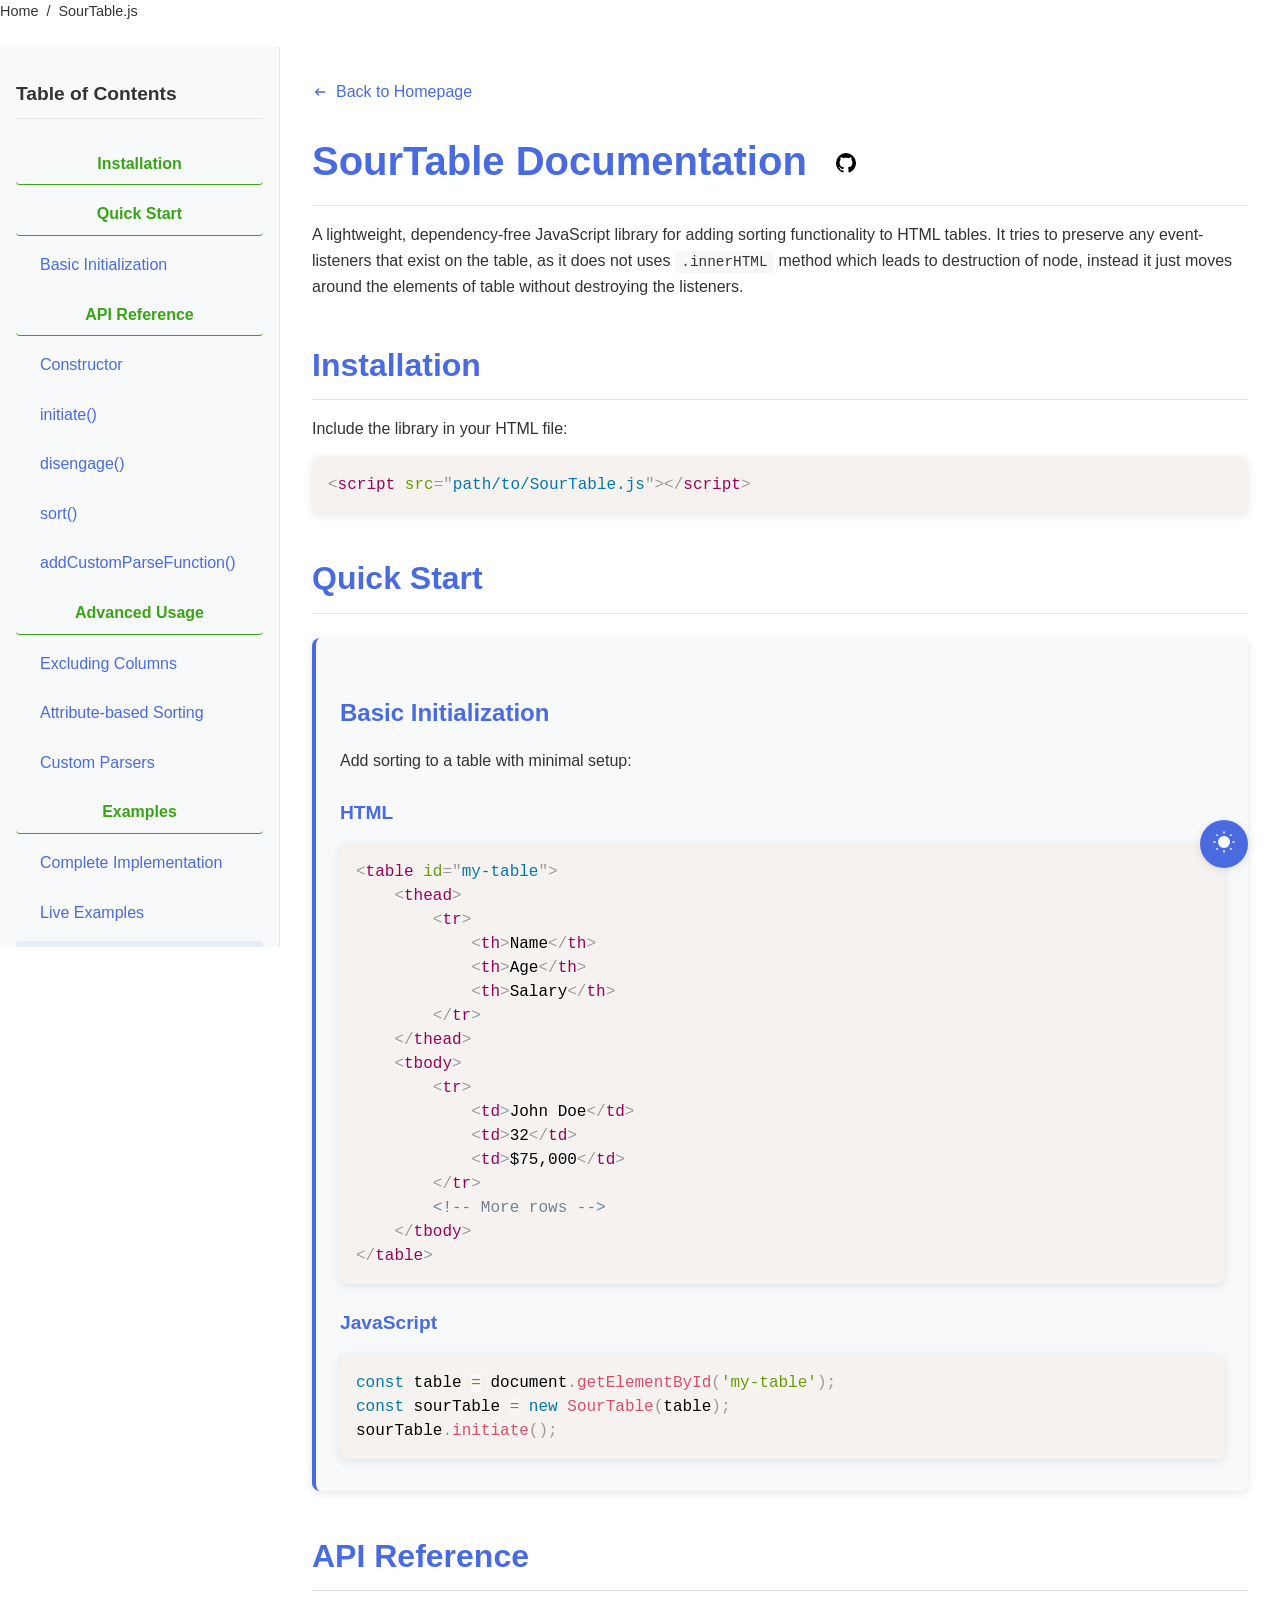
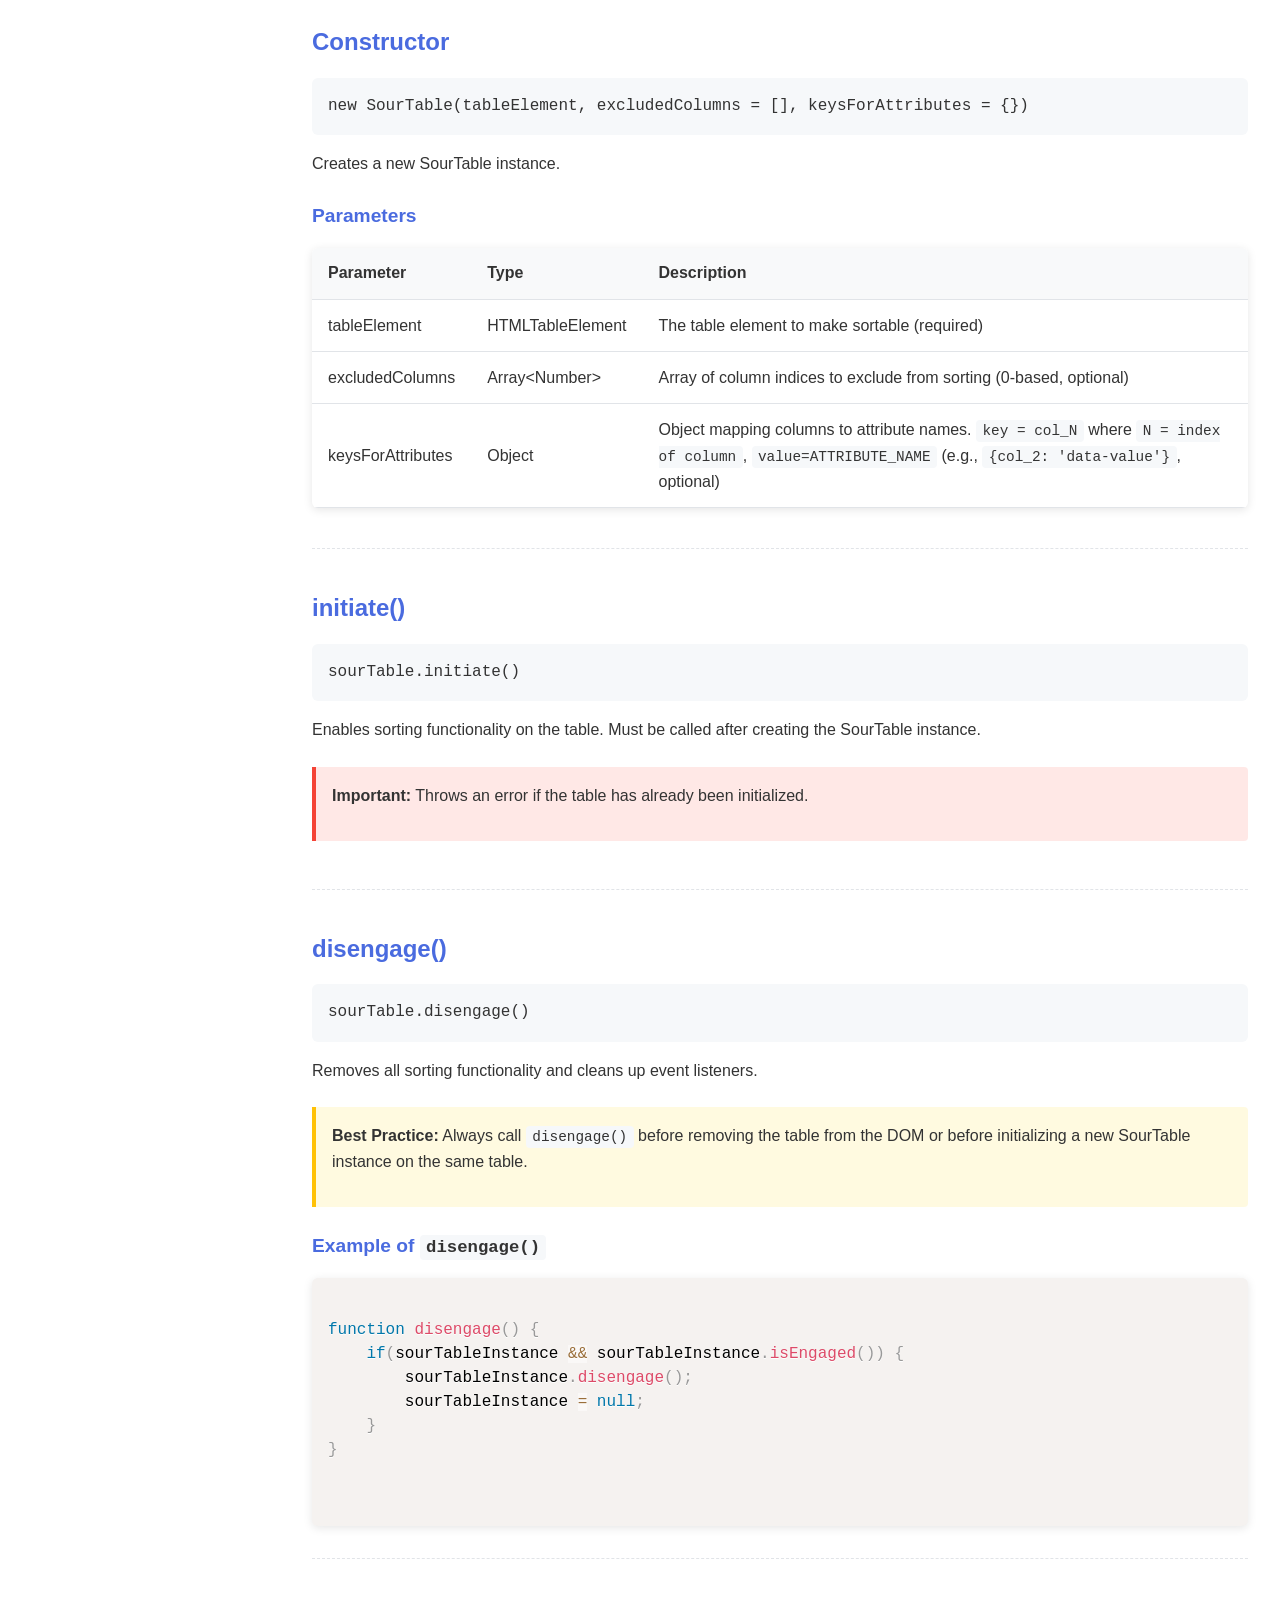
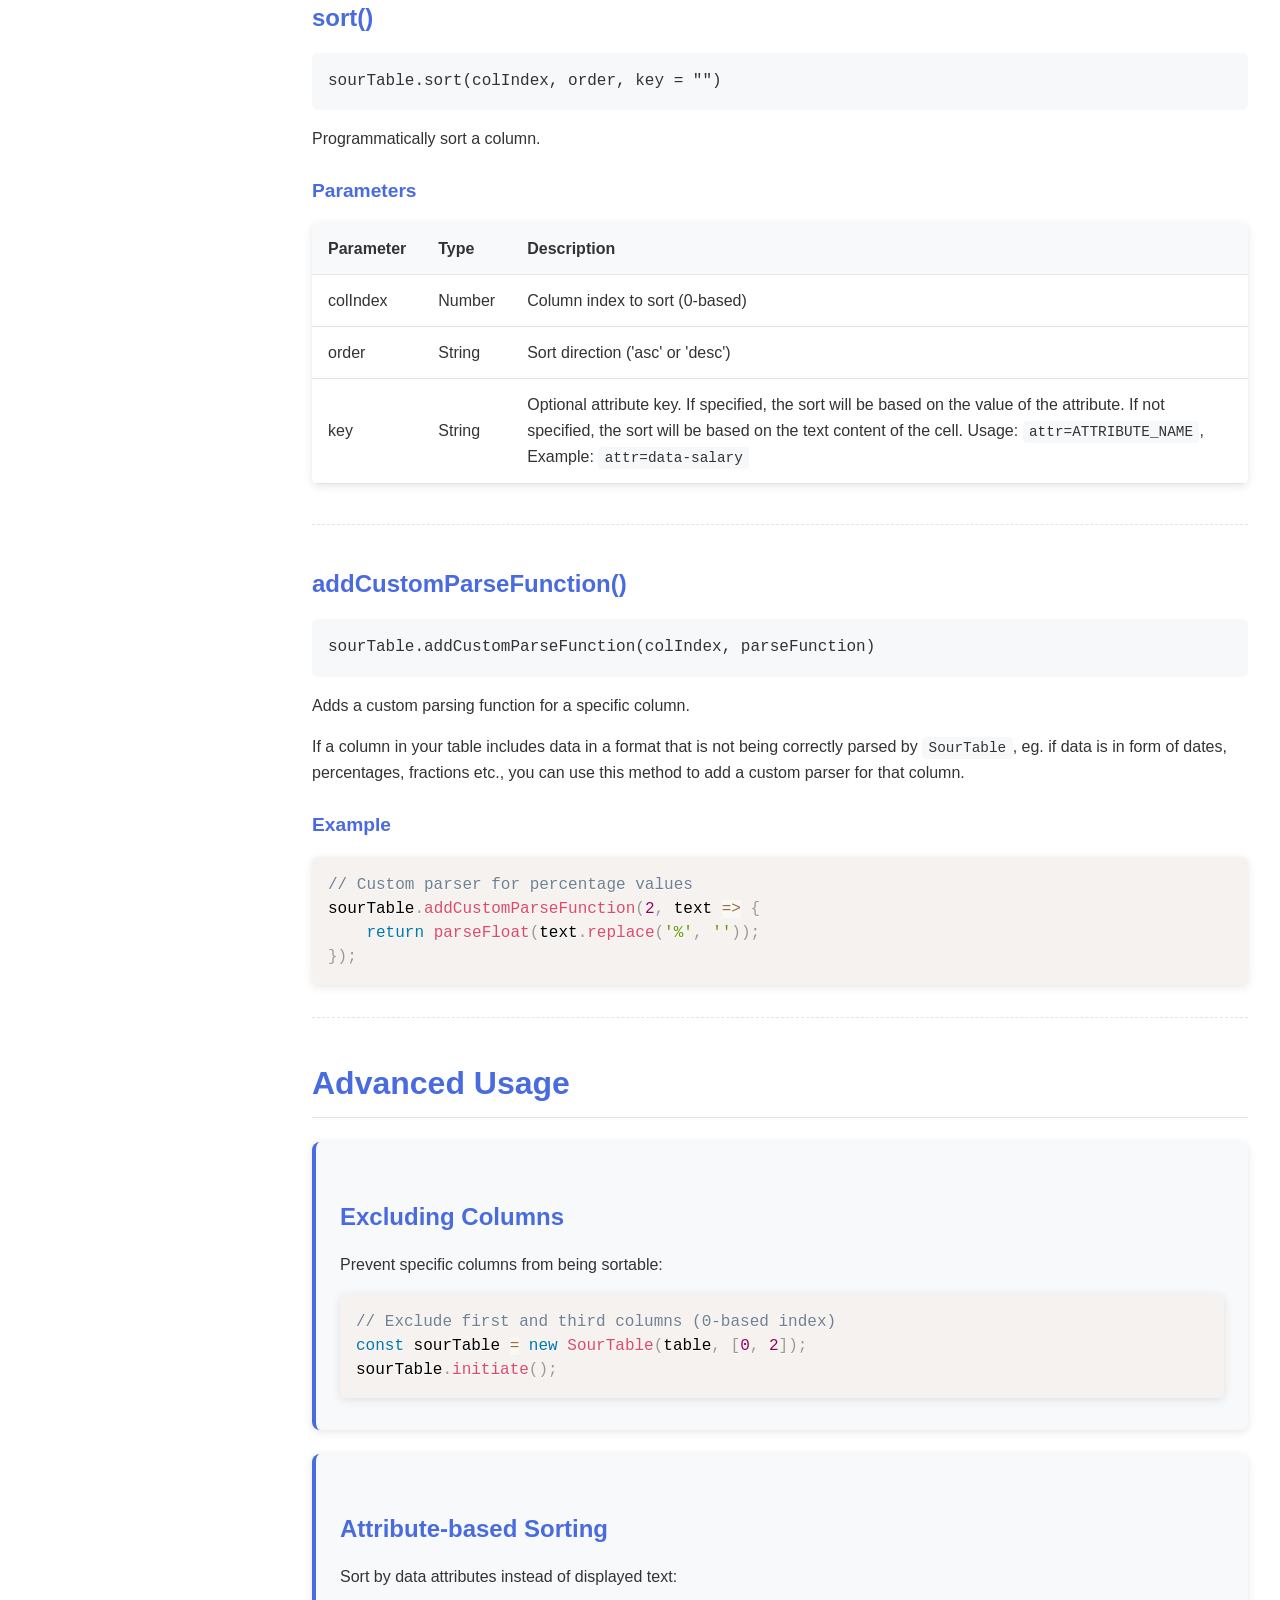
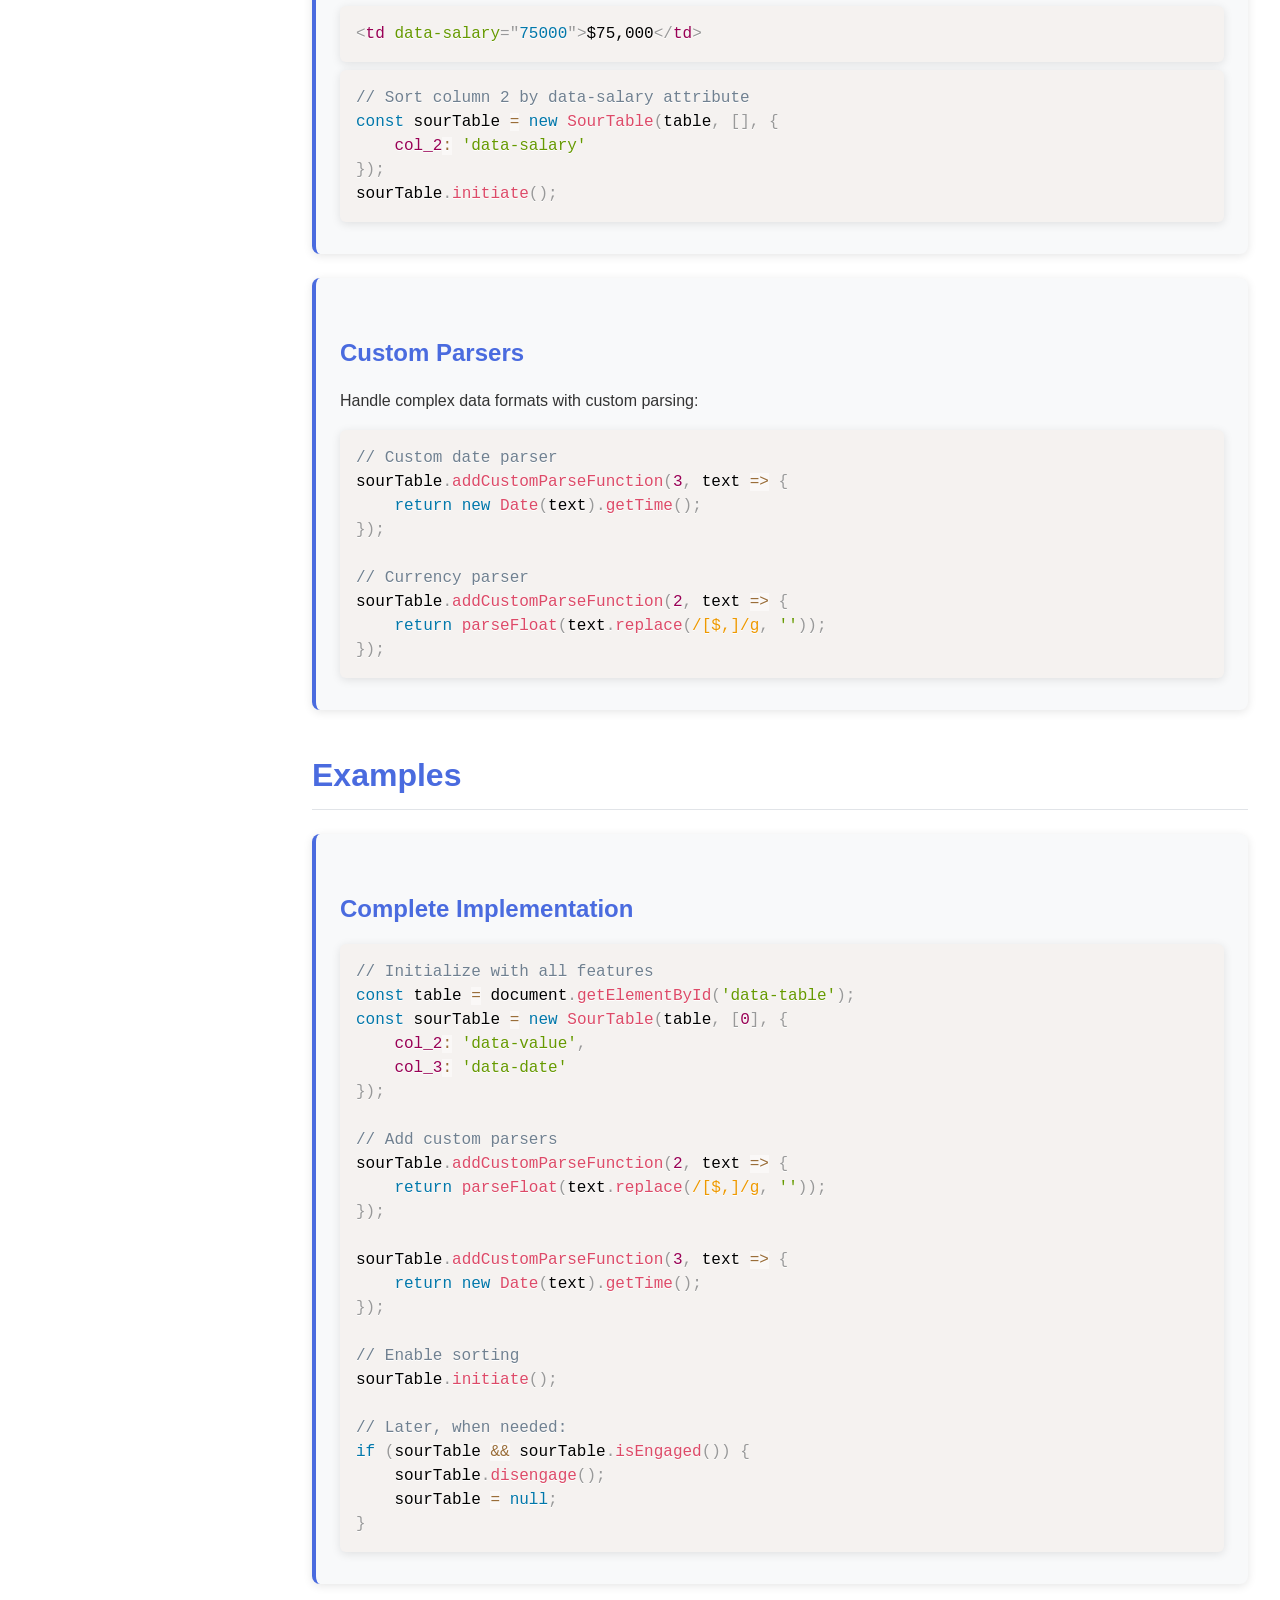
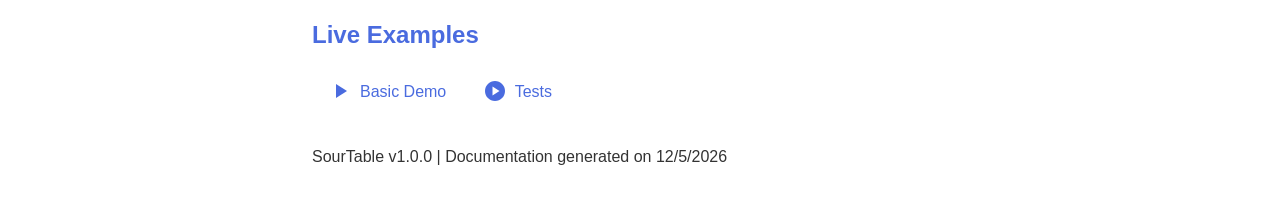
<file: docs/sourTable.html>
<!DOCTYPE html>
<html lang="en" data-theme="light">

<head>
    <!-- Basic Meta Tags -->
    <meta charset="UTF-8">
    <meta name="viewport" content="width=device-width, initial-scale=1.0">

    <!-- Primary Meta Tags -->
    <title>SourTable.js | Lightweight Table Sort Docs</title>
    <meta name="description"
        content="SourTable.js is a dependency-free JavaScript library for adding fast, customizable sorting to HTML tables while preserving event listeners. Perfect for dynamic web applications.">

    <!-- Keywords -->
    <meta name="keywords"
        content="JavaScript table sorting, SourTable, lightweight table sorter, HTML table sorting, vanilla JS table sort, frontend table library">

    <!-- Canonical URL -->
    <link rel="canonical" href="https://sid-the-sloth1.github.io/docs/sourTable.html">

    <!-- Open Graph / Facebook -->
    <meta property="og:type" content="website">
    <meta property="og:url" content="https://sid-the-sloth1.github.io/docs/sourTable.html">
    <meta property="og:title" content="SourTable.js - Lightweight JavaScript Table Sorting Library">
    <meta property="og:description"
        content="Add fast, customizable sorting to HTML tables without losing event listeners">
    <meta property="og:image" content="https://sid-the-sloth1.github.io/assets/meta/sourtable-og.png">
    <link rel="icon" href="../assets/meta/favicon.ico" type="image/x-icon">
    <link rel="icon" type="image/png" sizes="32x32" href="../assets/meta/favicon-32x32.png">
    <link rel="icon" type="image/png" sizes="16x16" href="../assets/meta/favicon-16x16.png">
    <link rel="apple-touch-icon" sizes="180x180" href="../assets/meta/apple-touch-icon.png">
    <!-- manifest! -->
        <link rel="manifest" href="../assets/meta/site.webmanifest">
    <!-- Twitter -->
    <!-- Twitter -->
    <meta name="twitter:card" content="summary_large_image">
    <meta name="twitter:title" content="SourTable.js Documentation">
    <meta name="twitter:description" content="Dependency-free JavaScript library for sorting HTML tables">
    <meta name="twitter:image" content="https://sid-the-sloth1.github.io/assets/meta/sourtable-twitter.png">
    <meta name="google-site-verification" content="g1EHB7r6RRB3Ioa-_hxz0rApg1rMswhGQ7xAxW9MjKA" />
    <script type="application/ld+json">
        {
          "@context": "https://schema.org",
          "@type": "APIReference",
          "name": "SourTable.js",
          "description": "Lightweight JavaScript library for sorting HTML tables while preserving event listeners",
          "programmingLanguage": "JavaScript",
          "license": "MIT",
          "version": "1.0.0",
          "featureList": [
            "Column sorting",
            "Custom sort functions",
            "Attribute-based sorting",
            "Event listener preservation"
          ],
          "creator": {
            "@type": "Person",
            "name": "Hardy (Sid The Sloth)",
            "url": "https://github.com/sid-the-sloth1"
          }
        }
        </script>

    <link href="../css/doc.css" rel="stylesheet"></style>
</head>

<nav class="breadcrumbs" aria-label="Breadcrumb">
    <ol>
        <li><a href="../index.html">Home</a></li>
        <li aria-current="page">SourTable.js</li>
    </ol>
</nav>

<body>
    <button class="mobile-menu-btn" aria-label="Toggle menu">
        <svg xmlns="http://www.w3.org/2000/svg" width="24" height="24" viewBox="0 0 24 24">
            <path fill="none" stroke="currentColor" stroke-linecap="round" stroke-width="2"
                d="M5 7h14M5 12h14M5 17h14" />
        </svg>
    </button>

    <div class="container">
        <!-- Sidebar -->
        <aside class="sidebar" id="sidebar">
            <div class="sidebar-header">Table of Contents</div>
            <nav class="sidebar-nav" id="toc">
                <!-- Auto-generated by JavaScript -->
            </nav>
        </aside>

        <!-- Main Content -->
        <main class="main-content">
            <div id="back-to-homepage">
                <a href="../index.html">
                    <svg xmlns="http://www.w3.org/2000/svg" width="24" height="24" viewBox="0 0 24 24">
                        <path fill="currentColor"
                            d="m7.85 13l2.85 2.85q.3.3.288.7t-.288.7q-.3.3-.712.313t-.713-.288L4.7 12.7q-.3-.3-.3-.7t.3-.7l4.575-4.575q.3-.3.713-.287t.712.312q.275.3.288.7t-.288.7L7.85 11H19q.425 0 .713.288T20 12t-.288.713T19 13z" />
                    </svg>
                    <span>Back to Homepage</span>
                </a>
            </div>
            <header>
                <h1 id="introduction"><span>SourTable Documentation</span> <a
                        href="https://github.com/sid-the-sloth1/libraries/tree/main/libs/sourTable" target="_blank"><svg
                            xmlns="http://www.w3.org/2000/svg" width="24" height="24" viewBox="0 0 24 24">
                            <path fill="currentColor"
                                d="M12 2A10 10 0 0 0 2 12c0 4.42 2.87 8.17 6.84 9.5c.5.08.66-.23.66-.5v-1.69c-2.77.6-3.36-1.34-3.36-1.34c-.46-1.16-1.11-1.47-1.11-1.47c-.91-.62.07-.6.07-.6c1 .07 1.53 1.03 1.53 1.03c.87 1.52 2.34 1.07 2.91.83c.09-.65.35-1.09.63-1.34c-2.22-.25-4.55-1.11-4.55-4.92c0-1.11.38-2 1.03-2.71c-.1-.25-.45-1.29.1-2.64c0 0 .84-.27 2.75 1.02c.79-.22 1.65-.33 2.5-.33s1.71.11 2.5.33c1.91-1.29 2.75-1.02 2.75-1.02c.55 1.35.2 2.39.1 2.64c.65.71 1.03 1.6 1.03 2.71c0 3.82-2.34 4.66-4.57 4.91c.36.31.69.92.69 1.85V21c0 .27.16.59.67.5C19.14 20.16 22 16.42 22 12A10 10 0 0 0 12 2" />
                        </svg></a></h1>
                <p class="lead">A lightweight, dependency-free JavaScript library for adding sorting functionality to
                    HTML tables. It tries to preserve any event-listeners that exist on the table, as it does not uses
                    <code>.innerHTML</code> method which leads to destruction of node, instead it just moves around the
                    elements of table without destroying the listeners.
                </p>
            </header>

            <section id="installation">
                <h2>Installation</h2>
                <p>Include the library in your HTML file:</p>
                <pre><code class="language-html">&lt;script src="path/to/SourTable.js"&gt;&lt;/script&gt;</code></pre>
            </section>

            <section id="quick-start">
                <h2>Quick Start</h2>
                <div class="feature-card">
                    <h3 id="basic-initialization">Basic Initialization</h3>
                    <p>Add sorting to a table with minimal setup:</p>

                    <h4>HTML</h4>
                    <pre><code class="language-html">&lt;table id="my-table"&gt;
    &lt;thead&gt;
        &lt;tr&gt;
            &lt;th&gt;Name&lt;/th&gt;
            &lt;th&gt;Age&lt;/th&gt;
            &lt;th&gt;Salary&lt;/th&gt;
        &lt;/tr&gt;
    &lt;/thead&gt;
    &lt;tbody&gt;
        &lt;tr&gt;
            &lt;td&gt;John Doe&lt;/td&gt;
            &lt;td&gt;32&lt;/td&gt;
            &lt;td&gt;$75,000&lt;/td&gt;
        &lt;/tr&gt;
        &lt;!-- More rows --&gt;
    &lt;/tbody&gt;
&lt;/table&gt;</code></pre>

                    <h4>JavaScript</h4>
                    <pre><code class="language-javascript">const table = document.getElementById('my-table');
const sourTable = new SourTable(table);
sourTable.initiate();</code></pre>
                </div>
            </section>

            <section id="api-reference">
                <h2>API Reference</h2>

                <div class="method">
                    <h3 id="constructor">Constructor</h3>
                    <div class="method-signature">new SourTable(tableElement, excludedColumns = [], keysForAttributes =
                        {})</div>
                    <p>Creates a new SourTable instance.</p>

                    <h4>Parameters</h4>
                    <table class="param-table">
                        <thead>
                            <tr>
                                <th>Parameter</th>
                                <th>Type</th>
                                <th>Description</th>
                            </tr>
                        </thead>
                        <tbody>
                            <tr>
                                <td>tableElement</td>
                                <td>HTMLTableElement</td>
                                <td>The table element to make sortable (required)</td>
                            </tr>
                            <tr>
                                <td>excludedColumns</td>
                                <td>Array&lt;Number&gt;</td>
                                <td>Array of column indices to exclude from sorting (0-based, optional)</td>
                            </tr>
                            <tr>
                                <td>keysForAttributes</td>
                                <td>Object</td>
                                <td>Object mapping columns to attribute names. <code>key = col_N</code> where
                                    <code>N = index of column</code>, <code>value=ATTRIBUTE_NAME</code> (e.g.,
                                    <code>{col_2: 'data-value'}</code>,
                                    optional)
                                </td>
                            </tr>
                        </tbody>
                    </table>
                </div>

                <div class="method">
                    <h3 id="initiate-method">initiate()</h3>
                    <div class="method-signature">sourTable.initiate()</div>
                    <p>Enables sorting functionality on the table. Must be called after creating the SourTable instance.
                    </p>

                    <div class="warning">
                        <p><strong>Important:</strong> Throws an error if the table has already been initialized.</p>
                    </div>
                </div>

                <div class="method">
                    <h3 id="disengage-method">disengage()</h3>
                    <div class="method-signature">sourTable.disengage()</div>
                    <p>Removes all sorting functionality and cleans up event listeners.</p>

                    <div class="note">
                        <p><strong>Best Practice:</strong> Always call <code>disengage()</code> before removing the
                            table from the DOM or before initializing a new SourTable instance on the same table.</p>
                    </div>

                    <h4>Example of <code>disengage()</code></h4>
                    <pre>
                        <code class="language-javascript">
function disengage() {
    if(sourTableInstance && sourTableInstance.isEngaged()) {
        sourTableInstance.disengage();
        sourTableInstance = null;
    }
}
                        </code>
                </pre>
                </div>

                <div class="method">
                    <h3 id="sort-method">sort()</h3>
                    <div class="method-signature">sourTable.sort(colIndex, order, key = "")</div>
                    <p>Programmatically sort a column.</p>

                    <h4>Parameters</h4>
                    <table class="param-table">
                        <thead>
                            <tr>
                                <th>Parameter</th>
                                <th>Type</th>
                                <th>Description</th>
                            </tr>
                        </thead>
                        <tbody>
                            <tr>
                                <td>colIndex</td>
                                <td>Number</td>
                                <td>Column index to sort (0-based)</td>
                            </tr>
                            <tr>
                                <td>order</td>
                                <td>String</td>
                                <td>Sort direction ('asc' or 'desc')</td>
                            </tr>
                            <tr>
                                <td>key</td>
                                <td>String</td>
                                <td>Optional attribute key. If specified, the sort will be based on the value of the
                                    attribute. If not specified, the sort will be based on the text content of the cell.
                                    Usage: <code>attr=ATTRIBUTE_NAME</code>, Example: <code>attr=data-salary</code></td>
                            </tr>
                        </tbody>
                    </table>
                </div>

                <div class="method">
                    <h3 id="add-custom-parse-method">addCustomParseFunction()</h3>
                    <div class="method-signature">sourTable.addCustomParseFunction(colIndex, parseFunction)</div>
                    <p>Adds a custom parsing function for a specific column.</p>
                    <p>If a column in your table includes data in a format that is not being correctly parsed by
                        <code>SourTable</code>, eg. if data is in form of dates, percentages, fractions etc., you can
                        use this method to add a custom parser for that column.
                    </p>
                    <h4>Example</h4>
                    <pre><code class="language-javascript">// Custom parser for percentage values
sourTable.addCustomParseFunction(2, text => {
    return parseFloat(text.replace('%', ''));
});</code></pre>
                </div>
            </section>

            <section id="advanced-usage">
                <h2>Advanced Usage</h2>

                <div class="feature-card">
                    <h3 id="excluding-columns">Excluding Columns</h3>
                    <p>Prevent specific columns from being sortable:</p>
                    <pre><code class="language-javascript">// Exclude first and third columns (0-based index)
const sourTable = new SourTable(table, [0, 2]);
sourTable.initiate();</code></pre>
                </div>

                <div class="feature-card">
                    <h3 id="attribute-sorting">Attribute-based Sorting</h3>
                    <p>Sort by data attributes instead of displayed text:</p>
                    <pre><code class="language-html">&lt;td data-salary="75000"&gt;$75,000&lt;/td&gt;</code></pre>
                    <pre><code class="language-javascript">// Sort column 2 by data-salary attribute
const sourTable = new SourTable(table, [], {
    col_2: 'data-salary'
});
sourTable.initiate();</code></pre>
                </div>

                <div class="feature-card">
                    <h3 id="custom-parsers">Custom Parsers</h3>
                    <p>Handle complex data formats with custom parsing:</p>
                    <pre><code class="language-javascript">// Custom date parser
sourTable.addCustomParseFunction(3, text => {
    return new Date(text).getTime();
});

// Currency parser
sourTable.addCustomParseFunction(2, text => {
    return parseFloat(text.replace(/[$,]/g, ''));
});</code></pre>
                </div>
            </section>

            <section id="examples">
                <h2>Examples</h2>

                <div class="feature-card">
                    <h3 id="complete-implementation">Complete Implementation</h3>
                    <pre><code class="language-javascript">// Initialize with all features
const table = document.getElementById('data-table');
const sourTable = new SourTable(table, [0], { 
    col_2: 'data-value',
    col_3: 'data-date'
});

// Add custom parsers
sourTable.addCustomParseFunction(2, text => {
    return parseFloat(text.replace(/[$,]/g, ''));
});

sourTable.addCustomParseFunction(3, text => {
    return new Date(text).getTime();
});

// Enable sorting
sourTable.initiate();

// Later, when needed:
if (sourTable && sourTable.isEngaged()) {
    sourTable.disengage();
    sourTable = null;
}</code></pre>
                </div>
                <div class="demo-cta">
                    <h3>Live Examples</h3>
                    <div class="demo-links">
                        <a href="examples/sourTable/demo.html" class="demo-button">
                            <svg xmlns="http://www.w3.org/2000/svg" width="24" height="24" viewBox="0 0 24 24">
                                <path fill="currentColor" d="M8 5v14l11-7z" />
                            </svg>
                            Basic Demo
                        </a>
                        <a href="examples/sourTable/test.html" class="demo-button secondary">
                            <svg xmlns="http://www.w3.org/2000/svg" width="24" height="24" viewBox="0 0 24 24">
                                <path fill="currentColor"
                                    d="m9.5 16.5l7-4.5l-7-4.5v9ZM12 22q-2.075 0-3.9-.788t-3.175-2.137q-1.35-1.35-2.137-3.175T2 12q0-2.075.788-3.9t2.137-3.175q1.35-1.35 3.175-2.137T12 2q2.075 0 3.9.788t3.175 2.137q1.35 1.35 2.138 3.175T22 12q0 2.075-.788 3.9t-2.137 3.175q-1.35 1.35-3.175 2.138T12 22Z" />
                            </svg>
                             Tests
                        </a>
                    </div>
                </div>
            </section>

            <footer>
                <p>SourTable v1.0.0 | Documentation generated on <span id="current-date"></span></p>
            </footer>
        </main>
    </div>

    <div class="theme-toggle">
        <button id="theme-switcher" aria-label="Toggle theme">
            <div id="sun-icon" class="hide"><svg xmlns="http://www.w3.org/2000/svg" width="24" height="24"
                    viewBox="0 0 24 24">
                    <path fill="currentColor" d="M18 12a6 6 0 1 1-12 0a6 6 0 0 1 12 0" />
                    <path fill="currentColor" fill-rule="evenodd"
                        d="M12 1.25a.75.75 0 0 1 .75.75v1a.75.75 0 0 1-1.5 0V2a.75.75 0 0 1 .75-.75M4.399 4.399a.75.75 0 0 1 1.06 0l.393.392a.75.75 0 0 1-1.06 1.061l-.393-.393a.75.75 0 0 1 0-1.06m15.202 0a.75.75 0 0 1 0 1.06l-.393.393a.75.75 0 0 1-1.06-1.06l.393-.393a.75.75 0 0 1 1.06 0M1.25 12a.75.75 0 0 1 .75-.75h1a.75.75 0 0 1 0 1.5H2a.75.75 0 0 1-.75-.75m19 0a.75.75 0 0 1 .75-.75h1a.75.75 0 0 1 0 1.5h-1a.75.75 0 0 1-.75-.75m-2.102 6.148a.75.75 0 0 1 1.06 0l.393.393a.75.75 0 1 1-1.06 1.06l-.393-.393a.75.75 0 0 1 0-1.06m-12.296 0a.75.75 0 0 1 0 1.06l-.393.393a.75.75 0 1 1-1.06-1.06l.392-.393a.75.75 0 0 1 1.061 0M12 20.25a.75.75 0 0 1 .75.75v1a.75.75 0 0 1-1.5 0v-1a.75.75 0 0 1 .75-.75"
                        clip-rule="evenodd" />
                </svg></div>
            <div id="moon-icon"><svg xmlns="http://www.w3.org/2000/svg" width="24" height="24" viewBox="0 0 24 24">
                    <path fill="currentColor"
                        d="M20.958 15.325c.204-.486-.379-.9-.868-.684a7.7 7.7 0 0 1-3.101.648c-4.185 0-7.577-3.324-7.577-7.425a7.3 7.3 0 0 1 1.134-3.91c.284-.448-.057-1.068-.577-.936C5.96 4.041 3 7.613 3 11.862C3 16.909 7.175 21 12.326 21c3.9 0 7.24-2.345 8.632-5.675" />
                    <path fill="currentColor"
                        d="M15.611 3.103c-.53-.354-1.162.278-.809.808l.63.945a2.33 2.33 0 0 1 0 2.588l-.63.945c-.353.53.28 1.162.81.808l.944-.63a2.33 2.33 0 0 1 2.588 0l.945.63c.53.354 1.162-.278.808-.808l-.63-.945a2.33 2.33 0 0 1 0-2.588l.63-.945c.354-.53-.278-1.162-.809-.808l-.944.63a2.33 2.33 0 0 1-2.588 0z" />
                </svg></div>

        </button>
    </div>
    <script src="../js/docs.js"></script>
    <script src="../js/prism.js"></script>
    <link href="../css/prism.css" rel="stylesheet">
</body>

</html>
</file>
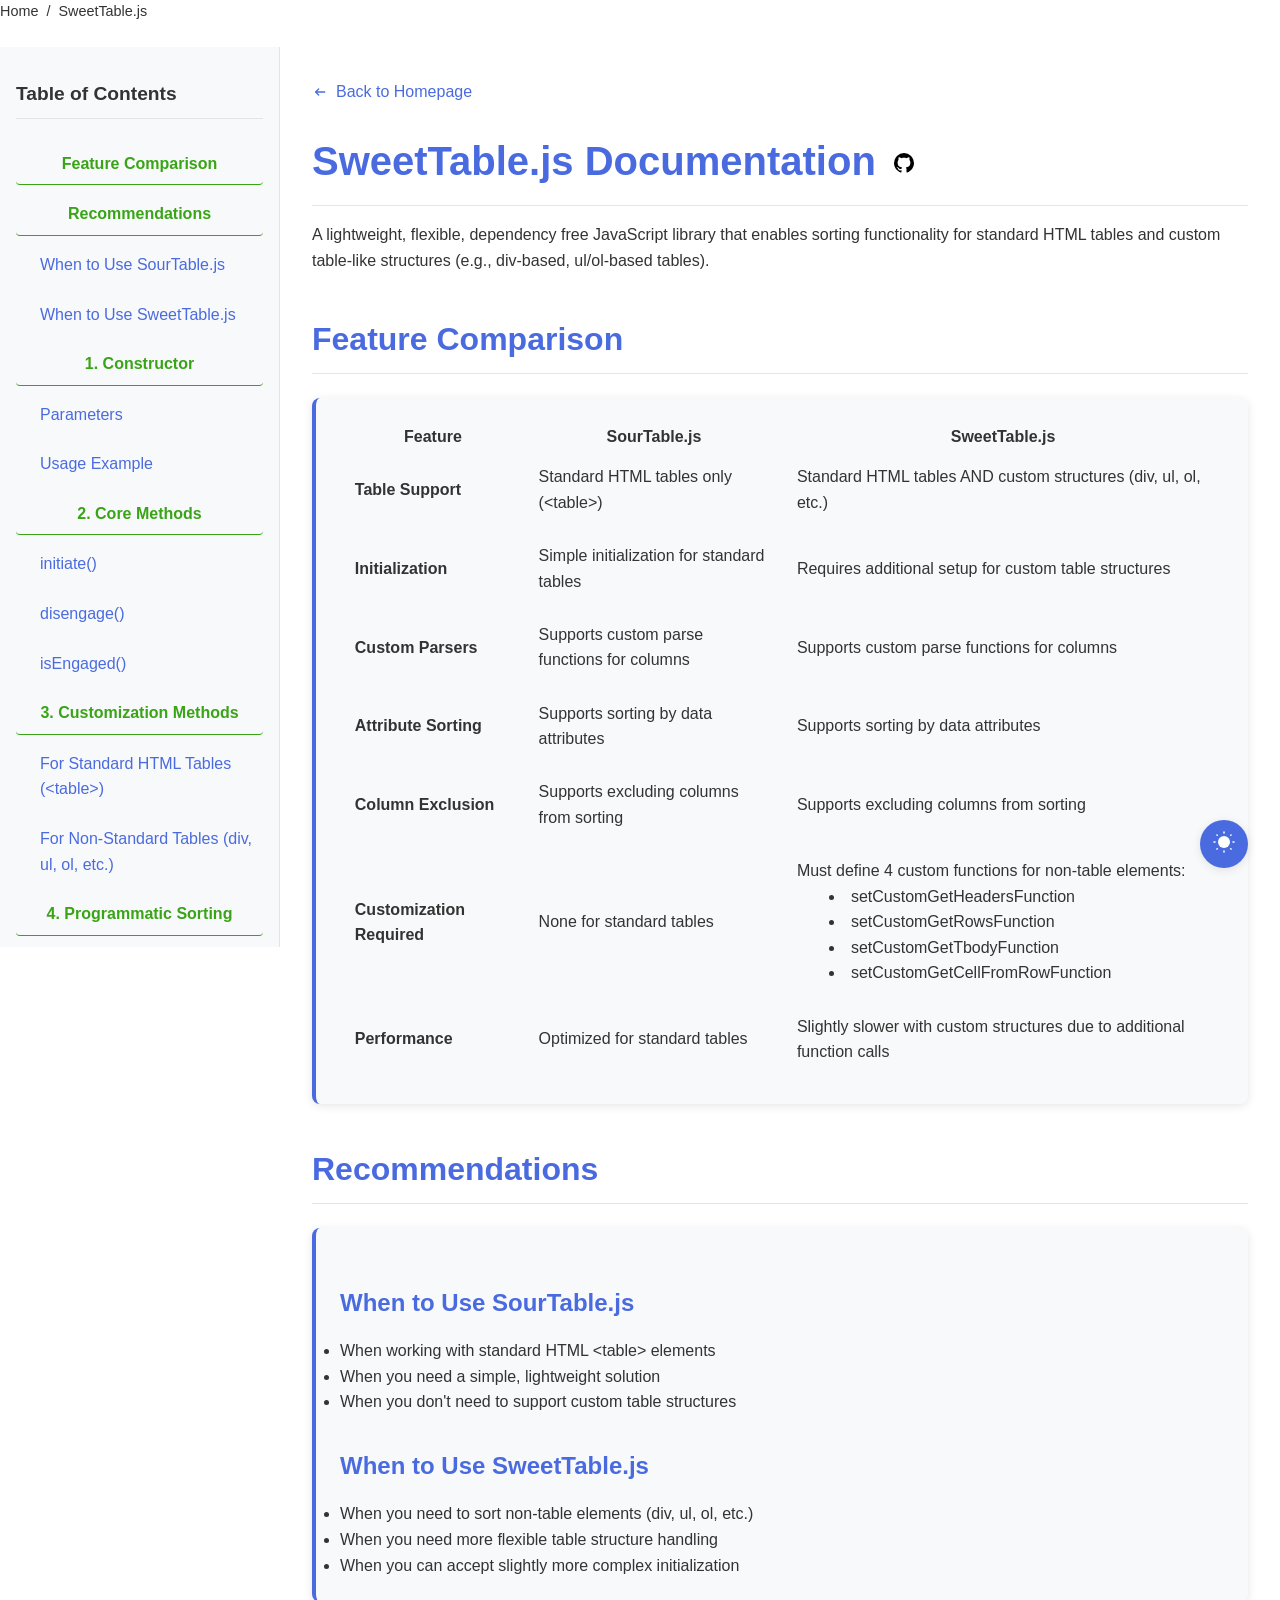
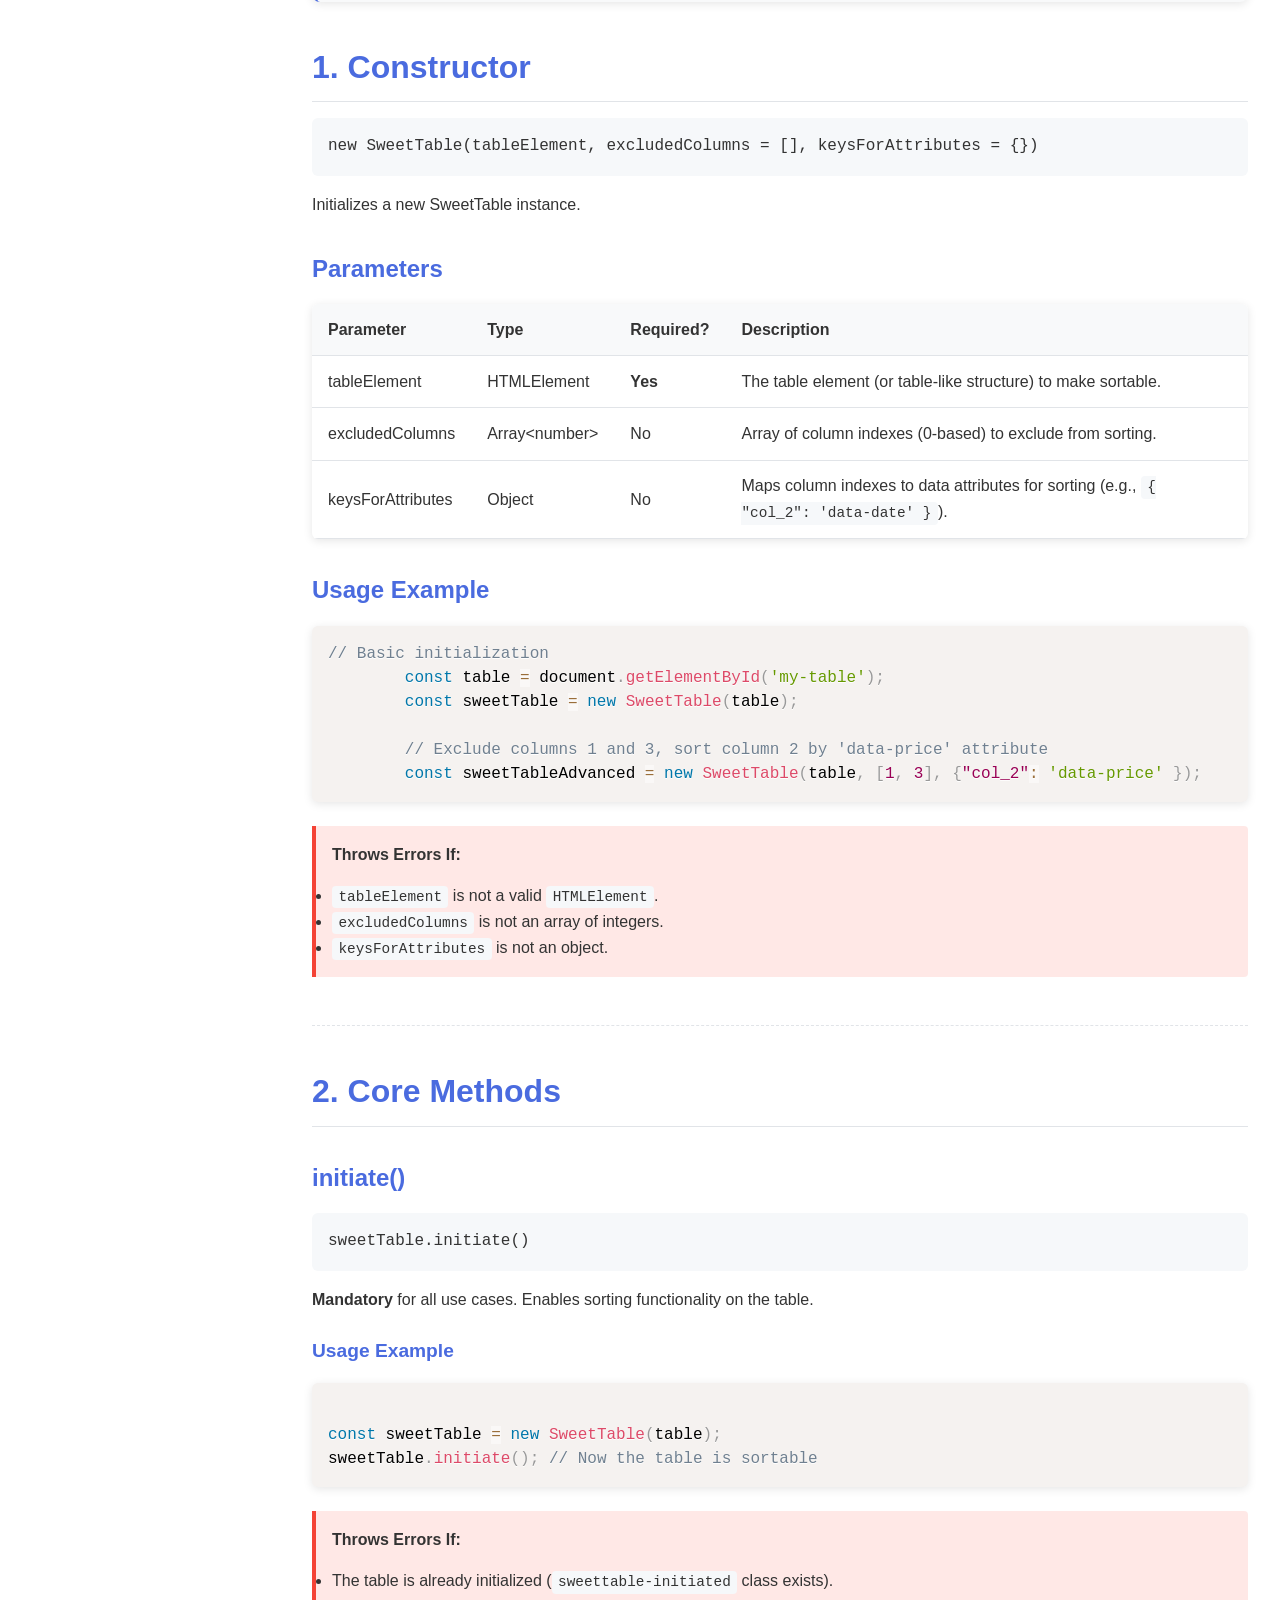
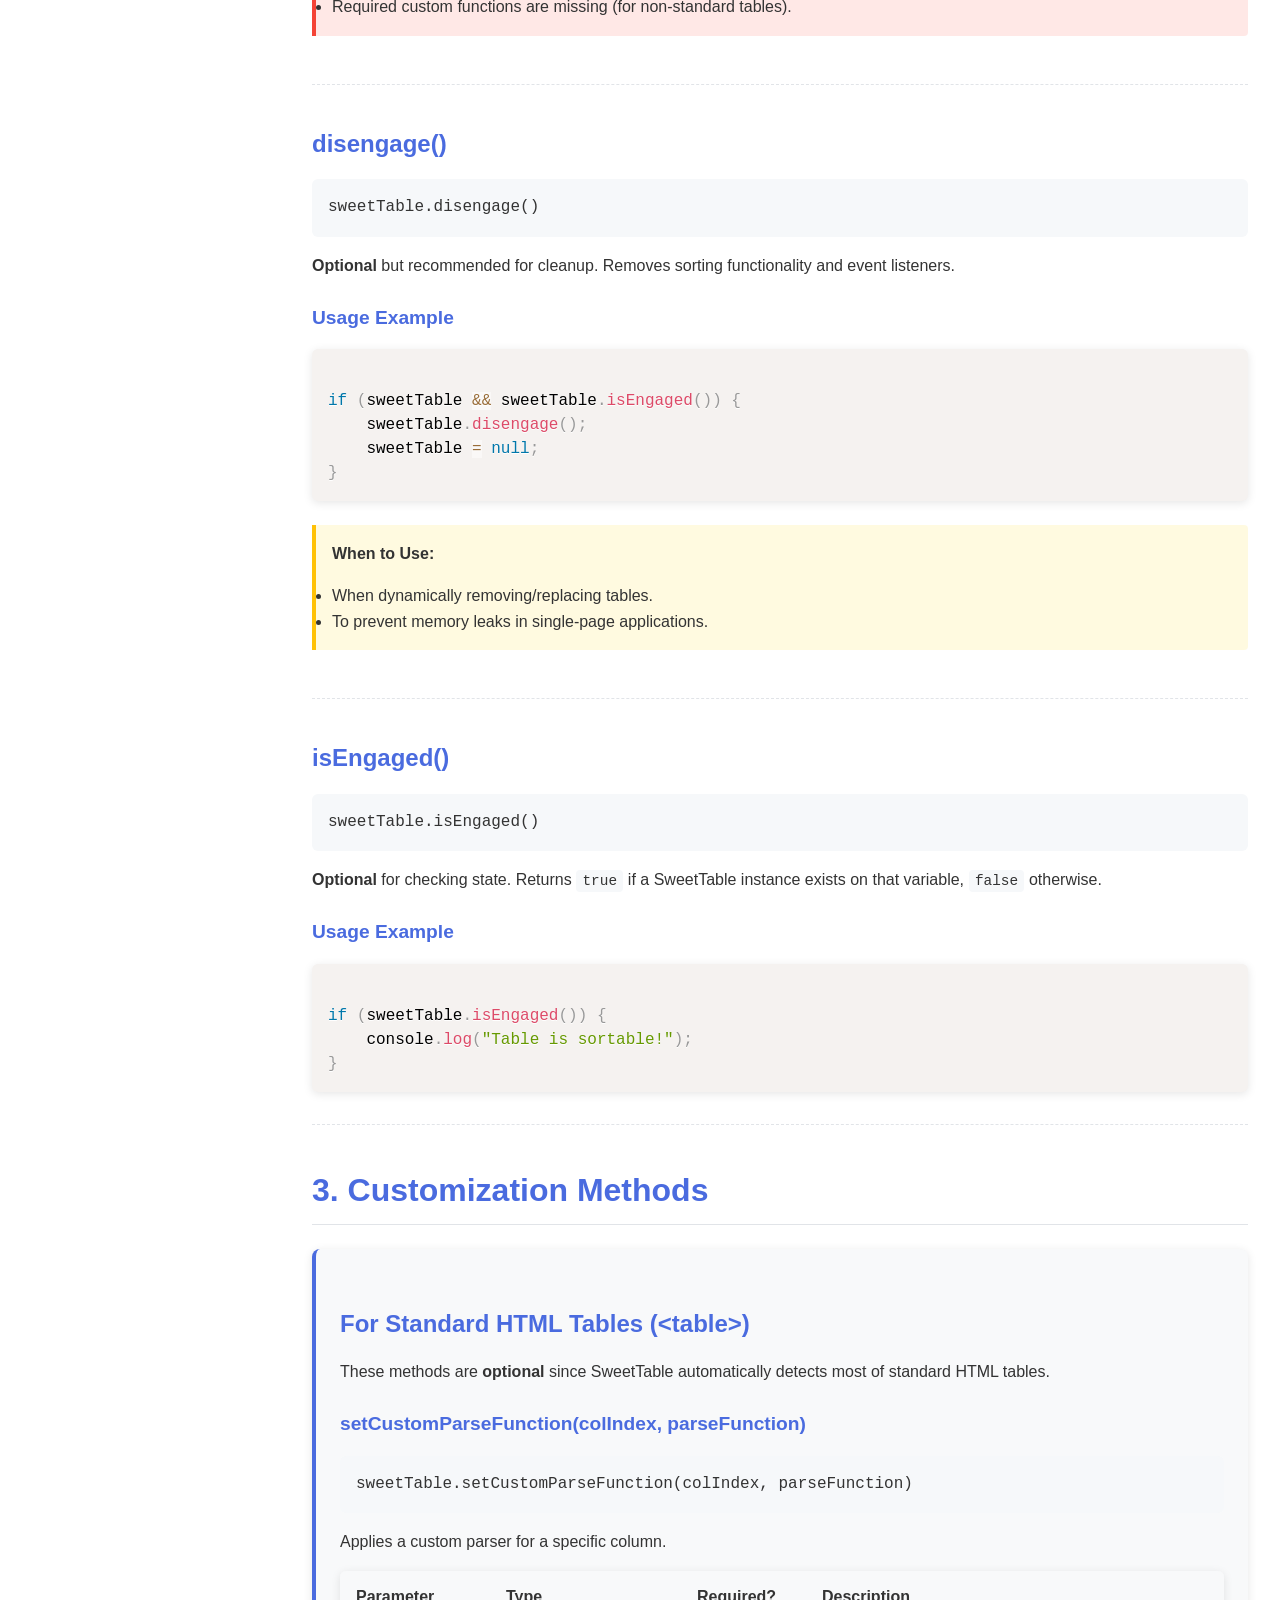
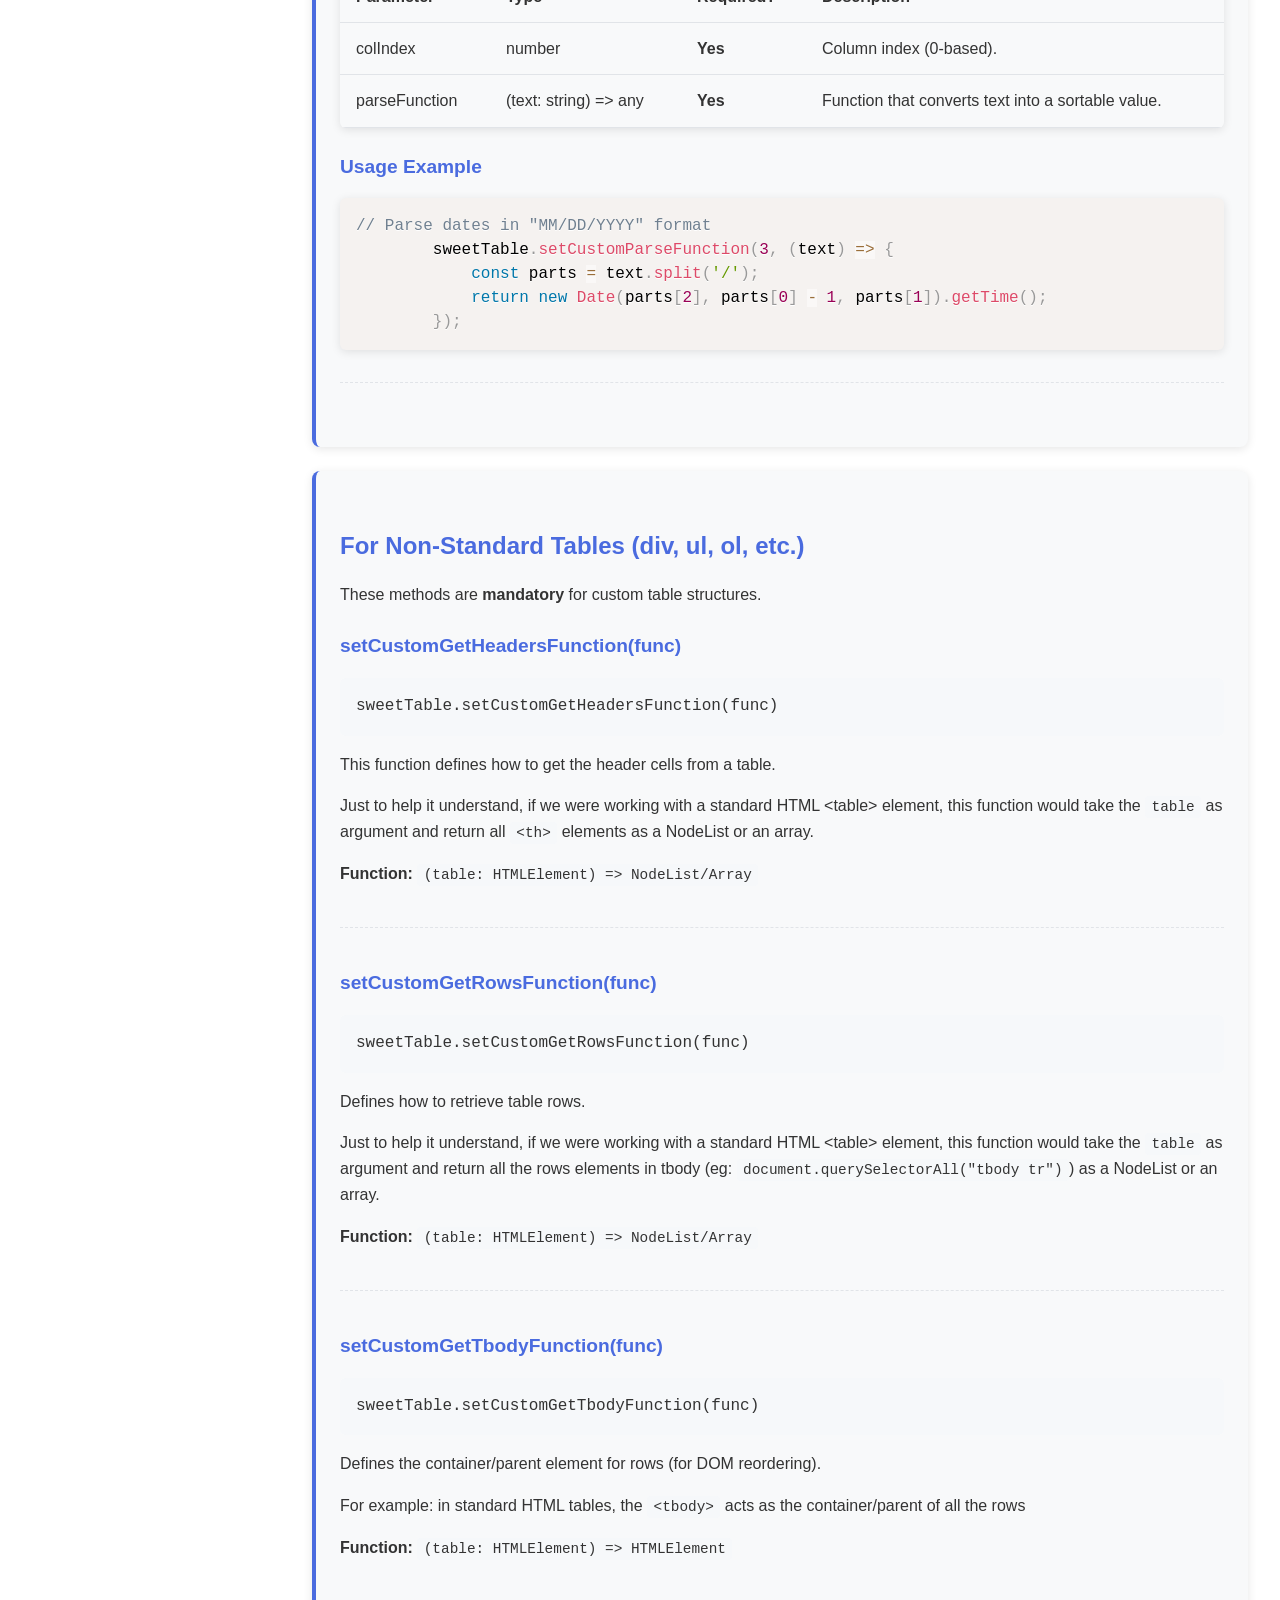
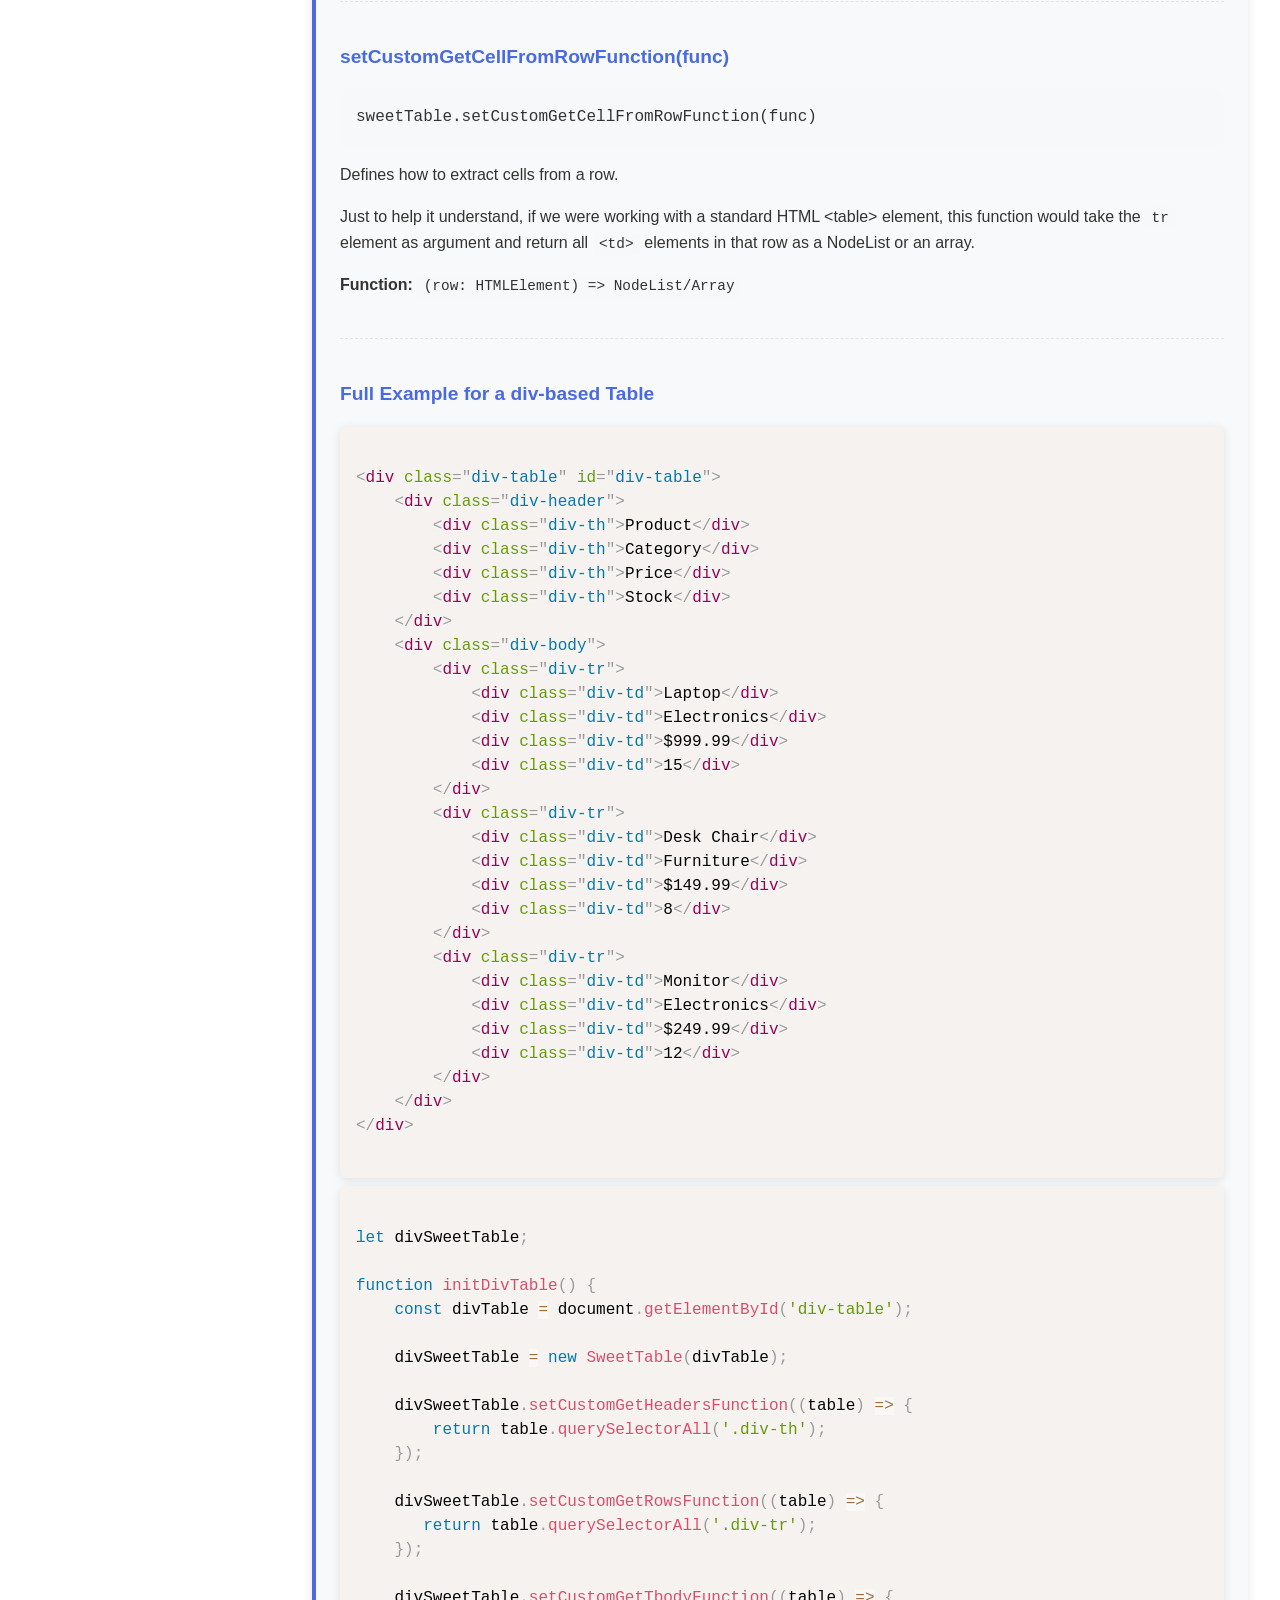
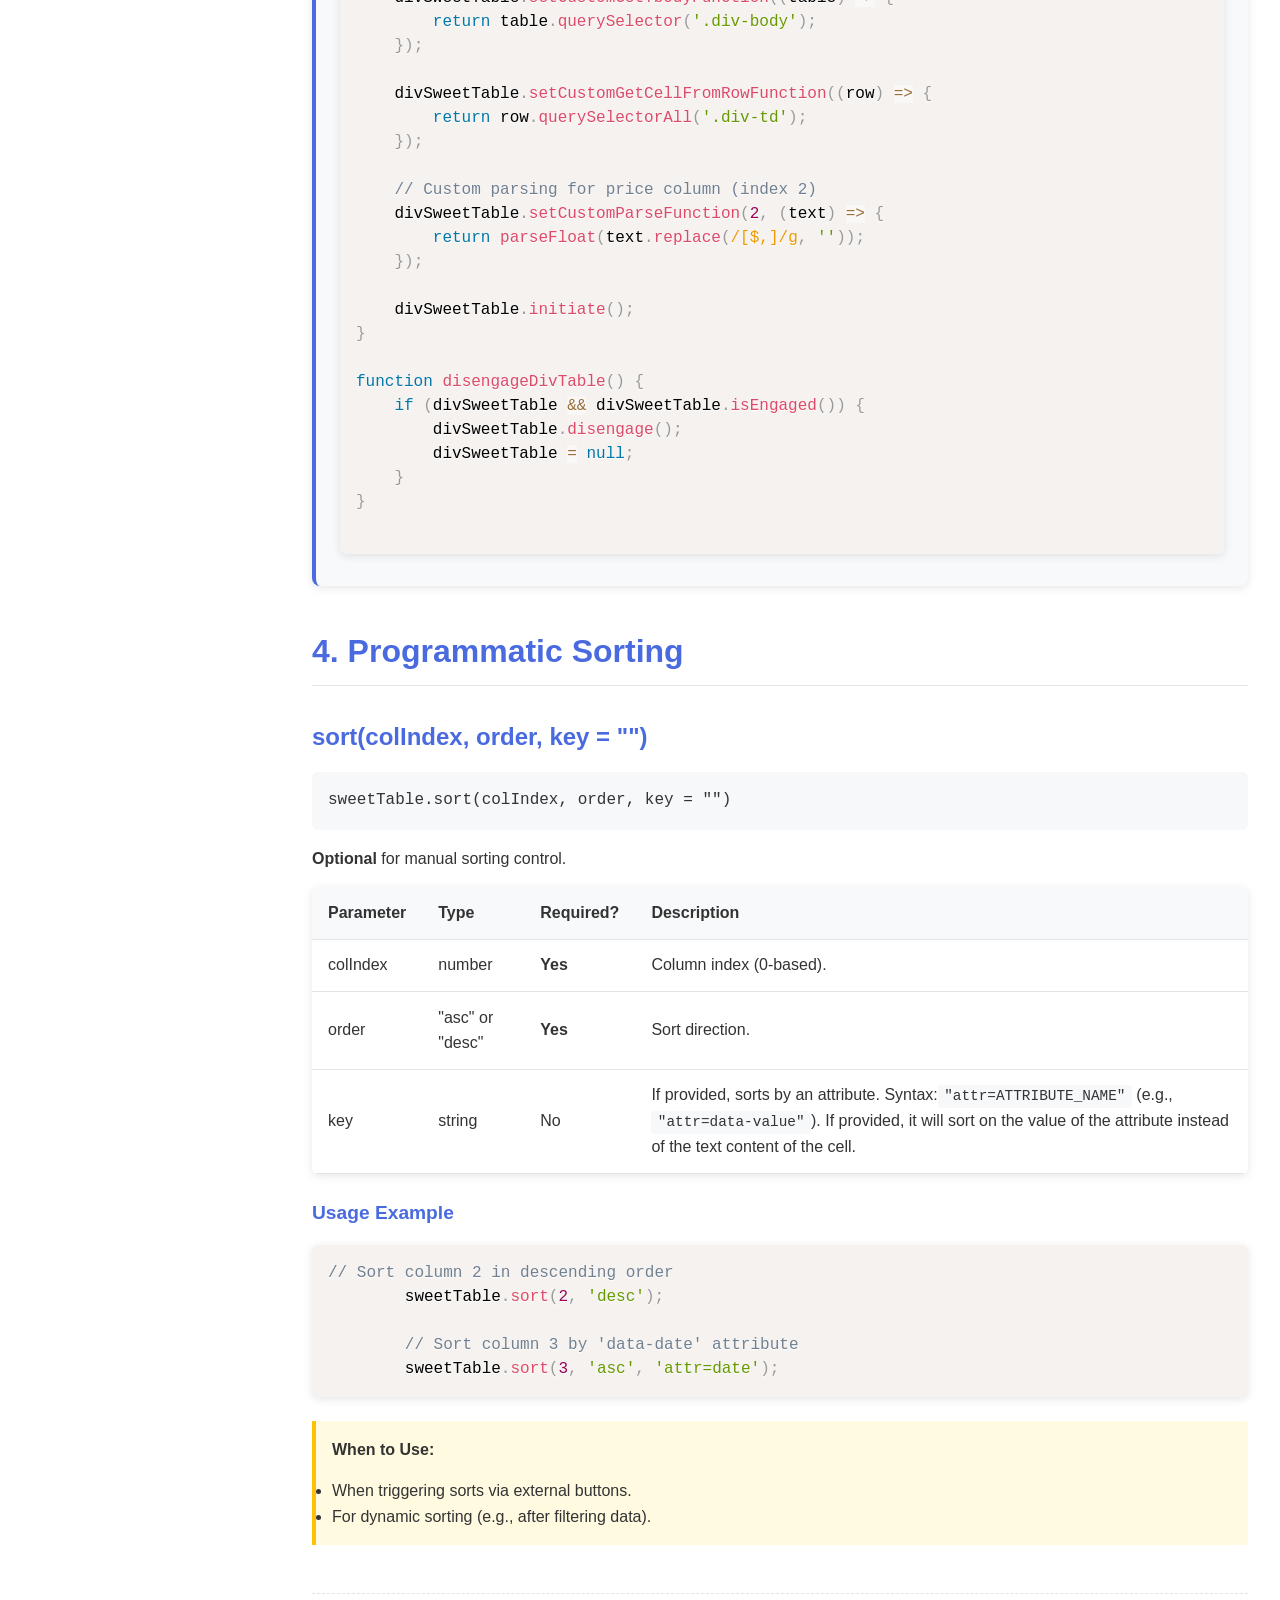
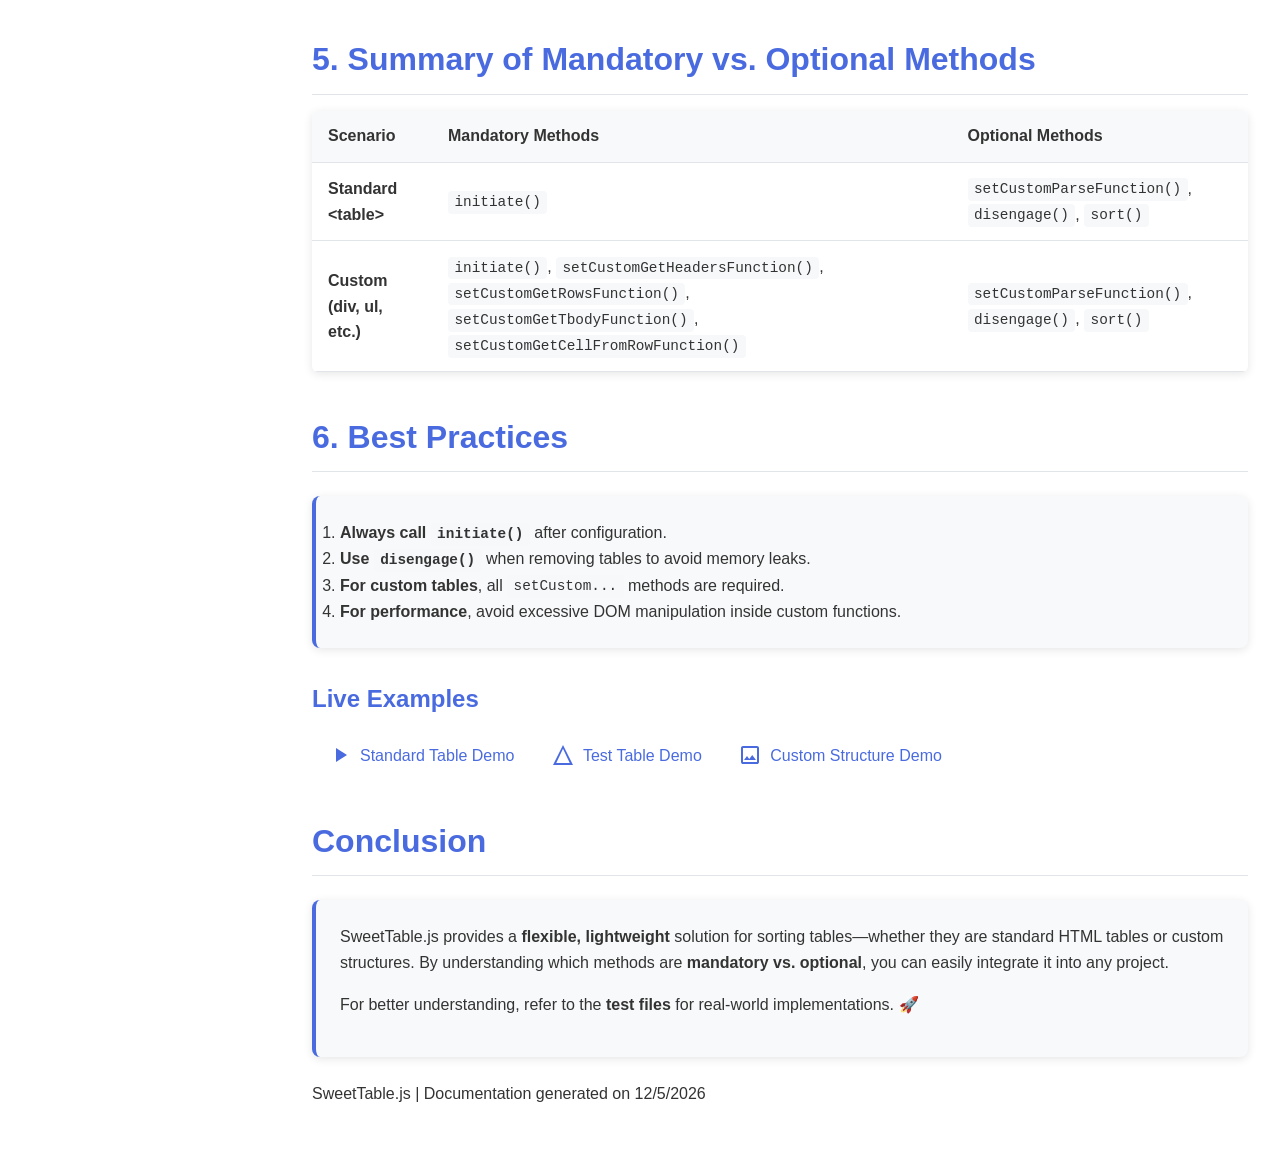
<file: docs/sweetTable.html>
<!DOCTYPE html>
<html lang="en" data-theme="light">

<head>
    <meta charset="UTF-8">
    <meta name="viewport" content="width=device-width, initial-scale=1.0">
    
    <!-- Primary Meta Tags -->
    <title>SweetTable.js | Universal Sorting Lib Docs</title>
    <meta name="description" content="SweetTable.js is a dependency-free JavaScript library that adds sorting functionality to both standard HTML tables and custom table-like structures (div, ul, ol). Preserves event listeners and offers flexible customization.">
    
    <!-- Keywords -->
    <meta name="keywords" content="JavaScript table sorting, SweetTable, HTML table sorter, div table sorting, vanilla JS table sort, frontend table library, custom table structures">
    
    <!-- Canonical URL -->
    <link rel="canonical" href="https://sid-the-sloth1.github.io/docs/sweetTable.html">
    
    <!-- Open Graph / Facebook -->
    <meta property="og:type" content="website">
    <meta property="og:url" content="https://sid-the-sloth1.github.io/docs/sweetTable.html">
    <meta property="og:title" content="SweetTable.js - Universal JavaScript Table Sorting Library">
    <meta property="og:description" content="Sort any table-like structure - standard HTML tables, div-based tables, ul/ol lists and more">
    <meta property="og:image" content="https://sid-the-sloth1.github.io/assets/meta/sweettable-og.png">
    <link rel="icon" href="../assets/meta/favicon.ico" type="image/x-icon">
    <link rel="icon" type="image/png" sizes="32x32" href="../assets/meta/favicon-32x32.png">
    <link rel="icon" type="image/png" sizes="16x16" href="../assets/meta/favicon-16x16.png">
    <link rel="apple-touch-icon" sizes="180x180" href="../assets/meta/apple-touch-icon.png">
    <!-- manifest! -->
        <link rel="manifest" href="../assets/meta/site.webmanifest">
    <!-- Twitter -->
    <!-- Twitter -->
    <meta name="twitter:card" content="summary_large_image">
    <meta name="twitter:title" content="SweetTable.js Documentation">
    <meta name="twitter:description" content="Dependency-free JavaScript library for sorting any table-like structure">
    <meta name="twitter:image" content="https://sid-the-sloth1.github.io/assets/meta/sweettable-twitter.png">
    <meta name="google-site-verification" content="g1EHB7r6RRB3Ioa-_hxz0rApg1rMswhGQ7xAxW9MjKA" />
    <link href="../css/doc.css" rel="stylesheet">

    <script type="application/ld+json">
        {
          "@context": "https://schema.org",
          "@type": "APIReference",
          "name": "SweetTable.js",
          "description": "JavaScript library for sorting both standard HTML tables and custom table-like structures",
          "programmingLanguage": "JavaScript",
          "license": "MIT",
          "version": "1.0.0",
          "featureList": [
            "Standard HTML table sorting",
            "Custom structure support (div, ul, ol)",
            "Event listener preservation",
            "Custom sort functions",
            "Attribute-based sorting"
          ],
          "creator": {
            "@type": "Person",
            "name": "Hardy (Sid The Sloth)",
            "url": "https://github.com/sid-the-sloth1"
          }
        }
        </script>
</head>
<nav class="breadcrumbs" aria-label="Breadcrumb">
    <ol>
      <li><a href="../index.html">Home</a></li>
      <li aria-current="page">SweetTable.js</li>
    </ol>
  </nav>
<body>
    <button class="mobile-menu-btn" aria-label="Toggle menu">
        <svg xmlns="http://www.w3.org/2000/svg" width="24" height="24" viewBox="0 0 24 24">
            <path fill="none" stroke="currentColor" stroke-linecap="round" stroke-width="2"
                d="M5 7h14M5 12h14M5 17h14" />
        </svg>
    </button>

    <div class="container">
        <!-- Sidebar -->
        <aside class="sidebar" id="sidebar">
            <div class="sidebar-header">Table of Contents</div>
            <nav class="sidebar-nav" id="toc">
                <!-- Auto-generated by JavaScript -->
            </nav>
        </aside>

        <!-- Main Content -->
        <main class="main-content">
            <div id="back-to-homepage">
                <a href="../index.html">
                    <svg xmlns="http://www.w3.org/2000/svg" width="24" height="24" viewBox="0 0 24 24">
                        <path fill="currentColor"
                            d="m7.85 13l2.85 2.85q.3.3.288.7t-.288.7q-.3.3-.712.313t-.713-.288L4.7 12.7q-.3-.3-.3-.7t.3-.7l4.575-4.575q.3-.3.713-.287t.712.312q.275.3.288.7t-.288.7L7.85 11H19q.425 0 .713.288T20 12t-.288.713T19 13z" />
                    </svg>
                    <span>Back to Homepage</span>
                </a>
            </div>

            <header>
                <h1 id="introduction"><span>SweetTable.js Documentation</span><a href="https://github.com/sid-the-sloth1/libraries/tree/main/libs/sweetTable" target="_blank"><svg
                    xmlns="http://www.w3.org/2000/svg" width="24" height="24" viewBox="0 0 24 24">
                    <path fill="currentColor"
                        d="M12 2A10 10 0 0 0 2 12c0 4.42 2.87 8.17 6.84 9.5c.5.08.66-.23.66-.5v-1.69c-2.77.6-3.36-1.34-3.36-1.34c-.46-1.16-1.11-1.47-1.11-1.47c-.91-.62.07-.6.07-.6c1 .07 1.53 1.03 1.53 1.03c.87 1.52 2.34 1.07 2.91.83c.09-.65.35-1.09.63-1.34c-2.22-.25-4.55-1.11-4.55-4.92c0-1.11.38-2 1.03-2.71c-.1-.25-.45-1.29.1-2.64c0 0 .84-.27 2.75 1.02c.79-.22 1.65-.33 2.5-.33s1.71.11 2.5.33c1.91-1.29 2.75-1.02 2.75-1.02c.55 1.35.2 2.39.1 2.64c.65.71 1.03 1.6 1.03 2.71c0 3.82-2.34 4.66-4.57 4.91c.36.31.69.92.69 1.85V21c0 .27.16.59.67.5C19.14 20.16 22 16.42 22 12A10 10 0 0 0 12 2" />
                </svg></a></h1>
                <p class="lead">A lightweight, flexible, dependency free JavaScript library that enables sorting
                    functionality for standard HTML tables and custom table-like structures (e.g., div-based,
                    ul/ol-based tables).</p>
            </header>
            <section id="comparison">
                <h2>Feature Comparison</h2>

                <div class="feature-card">
                    <table class="comparison-table">
                        <thead>
                            <tr>
                                <th>Feature</th>
                                <th>SourTable.js</th>
                                <th>SweetTable.js</th>
                            </tr>
                        </thead>
                        <tbody>
                            <tr>
                                <td><strong>Table Support</strong></td>
                                <td>Standard HTML tables only (&lt;table&gt;)</td>
                                <td>Standard HTML tables AND custom structures (div, ul, ol, etc.)</td>
                            </tr>
                            <tr>
                                <td><strong>Initialization</strong></td>
                                <td>Simple initialization for standard tables</td>
                                <td>Requires additional setup for custom table structures</td>
                            </tr>
                            <tr>
                                <td><strong>Custom Parsers</strong></td>
                                <td>Supports custom parse functions for columns</td>
                                <td>Supports custom parse functions for columns</td>
                            </tr>
                            <tr>
                                <td><strong>Attribute Sorting</strong></td>
                                <td>Supports sorting by data attributes</td>
                                <td>Supports sorting by data attributes</td>
                            </tr>
                            <tr>
                                <td><strong>Column Exclusion</strong></td>
                                <td>Supports excluding columns from sorting</td>
                                <td>Supports excluding columns from sorting</td>
                            </tr>
                            <tr>
                                <td><strong>Customization Required</strong></td>
                                <td>None for standard tables</td>
                                <td>Must define 4 custom functions for non-table elements:
                                    <ul>
                                        <li>setCustomGetHeadersFunction</li>
                                        <li>setCustomGetRowsFunction</li>
                                        <li>setCustomGetTbodyFunction</li>
                                        <li>setCustomGetCellFromRowFunction</li>
                                    </ul>
                                </td>
                            </tr>
                            <tr>
                                <td><strong>Performance</strong></td>
                                <td>Optimized for standard tables</td>
                                <td>Slightly slower with custom structures due to additional function calls</td>
                            </tr>
                        </tbody>
                    </table>
                </div>
            </section>

            <section id="recommendations">
                <h2>Recommendations</h2>

                <div class="feature-card">
                    <h3 id="when-to-use-sourtable">When to Use SourTable.js</h3>
                    <ul>
                        <li>When working with standard HTML &lt;table&gt; elements</li>
                        <li>When you need a simple, lightweight solution</li>
                        <li>When you don't need to support custom table structures</li>
                    </ul>

                    <h3 id="when-to-use-sweettable">When to Use SweetTable.js</h3>
                    <ul>
                        <li>When you need to sort non-table elements (div, ul, ol, etc.)</li>
                        <li>When you need more flexible table structure handling</li>
                        <li>When you can accept slightly more complex initialization</li>
                    </ul>
                </div>
            </section>
            <section id="constructor">
                <h2>1. Constructor</h2>
                <div class="method">
                    <div class="method-signature">new SweetTable(tableElement, excludedColumns = [], keysForAttributes =
                        {})</div>
                    <p>Initializes a new SweetTable instance.</p>

                    <h3>Parameters</h3>
                    <table class="param-table">
                        <thead>
                            <tr>
                                <th>Parameter</th>
                                <th>Type</th>
                                <th>Required?</th>
                                <th>Description</th>
                            </tr>
                        </thead>
                        <tbody>
                            <tr>
                                <td>tableElement</td>
                                <td>HTMLElement</td>
                                <td><strong>Yes</strong></td>
                                <td>The table element (or table-like structure) to make sortable.</td>
                            </tr>
                            <tr>
                                <td>excludedColumns</td>
                                <td>Array&lt;number&gt;</td>
                                <td>No</td>
                                <td>Array of column indexes (0-based) to exclude from sorting.</td>
                            </tr>
                            <tr>
                                <td>keysForAttributes</td>
                                <td>Object</td>
                                <td>No</td>
                                <td>Maps column indexes to data attributes for sorting (e.g.,
                                    <code>{ "col_2": 'data-date' }</code>).</td>
                            </tr>
                        </tbody>
                    </table>

                    <h3>Usage Example</h3>
                    <pre><code class="language-javascript">// Basic initialization
        const table = document.getElementById('my-table');
        const sweetTable = new SweetTable(table);
        
        // Exclude columns 1 and 3, sort column 2 by 'data-price' attribute
        const sweetTableAdvanced = new SweetTable(table, [1, 3], {"col_2": 'data-price' });</code></pre>

                    <div class="warning">
                        <p><strong>Throws Errors If:</strong></p>
                        <ul>
                            <li><code>tableElement</code> is not a valid <code>HTMLElement</code>.</li>
                            <li><code>excludedColumns</code> is not an array of integers.</li>
                            <li><code>keysForAttributes</code> is not an object.</li>
                        </ul>
                    </div>
                </div>
            </section>

            <section id="core-methods">
                <h2>2. Core Methods</h2>

                <div class="method">
                    <h3 id="initiate-method">initiate()</h3>
                    <div class="method-signature">sweetTable.initiate()</div>
                    <p><strong>Mandatory</strong> for all use cases. Enables sorting functionality on the table.</p>

                    <h4>Usage Example</h4>
                    <pre><code class="language-javascript">
const sweetTable = new SweetTable(table);
sweetTable.initiate(); // Now the table is sortable</code></pre>

                    <div class="warning">
                        <p><strong>Throws Errors If:</strong></p>
                        <ul>
                            <li>The table is already initialized (<code>sweettable-initiated</code> class exists).</li>
                            <li>Required custom functions are missing (for non-standard tables).</li>
                        </ul>
                    </div>
                </div>

                <div class="method">
                    <h3 id="disengage-method">disengage()</h3>
                    <div class="method-signature">sweetTable.disengage()</div>
                    <p><strong>Optional</strong> but recommended for cleanup. Removes sorting functionality and event
                        listeners.</p>

                    <h4>Usage Example</h4>
                    <pre><code class="language-javascript">
if (sweetTable && sweetTable.isEngaged()) {
    sweetTable.disengage();
    sweetTable = null;
}
</code></pre>

                    <div class="note">
                        <p><strong>When to Use:</strong></p>
                        <ul>
                            <li>When dynamically removing/replacing tables.</li>
                            <li>To prevent memory leaks in single-page applications.</li>
                        </ul>
                    </div>
                </div>

                <div class="method">
                    <h3 id="isEngaged-method">isEngaged()</h3>
                    <div class="method-signature">sweetTable.isEngaged()</div>
                    <p><strong>Optional</strong> for checking state. Returns <code>true</code> if a SweetTable instance
                        exists on that variable, <code>false</code> otherwise.</p>

                    <h4>Usage Example</h4>
                    <pre><code class="language-javascript">
if (sweetTable.isEngaged()) {
    console.log("Table is sortable!");
}</code></pre>
                </div>
            </section>

            <section id="customization-methods">
                <h2>3. Customization Methods</h2>

                <div class="feature-card">
                    <h3 id="standard-tables">For Standard HTML Tables (&lt;table&gt;)</h3>
                    <p>These methods are <strong>optional</strong> since SweetTable automatically detects most of
                        standard HTML tables.</p>

                    <div class="method">
                        <h4 id="setCustomParseFunction-method">setCustomParseFunction(colIndex, parseFunction)</h4>
                        <div class="method-signature">sweetTable.setCustomParseFunction(colIndex, parseFunction)</div>
                        <p>Applies a custom parser for a specific column.</p>

                        <table class="param-table">
                            <thead>
                                <tr>
                                    <th>Parameter</th>
                                    <th>Type</th>
                                    <th>Required?</th>
                                    <th>Description</th>
                                </tr>
                            </thead>
                            <tbody>
                                <tr>
                                    <td>colIndex</td>
                                    <td>number</td>
                                    <td><strong>Yes</strong></td>
                                    <td>Column index (0-based).</td>
                                </tr>
                                <tr>
                                    <td>parseFunction</td>
                                    <td>(text: string) => any</td>
                                    <td><strong>Yes</strong></td>
                                    <td>Function that converts text into a sortable value.</td>
                                </tr>
                            </tbody>
                        </table>

                        <h4>Usage Example</h4>
                        <pre><code class="language-javascript">// Parse dates in "MM/DD/YYYY" format
        sweetTable.setCustomParseFunction(3, (text) => {
            const parts = text.split('/');
            return new Date(parts[2], parts[0] - 1, parts[1]).getTime();
        });</code></pre>
                    </div>
                </div>

                <div class="feature-card">
                    <h3 id="non-standard-tables">For Non-Standard Tables (div, ul, ol, etc.)</h3>
                    <p>These methods are <strong>mandatory</strong> for custom table structures.</p>

                    <div class="method">
                        <h4 id="setCustomGetHeadersFunction-method">setCustomGetHeadersFunction(func)</h4>
                        <div class="method-signature">sweetTable.setCustomGetHeadersFunction(func)</div>
                        <p>This function defines how to get the header cells from a table.</p>
                        <p>Just to help it understand, if we were working with a standard HTML &lt;table&gt; element, this function would take the <code>table</code> as argument and return all <code>&lt;th&gt;</code> elements as a NodeList or an array.</p>
                        <p><strong>Function:</strong> <code>(table: HTMLElement) => NodeList/Array</code></p>
                    </div>

                    <div class="method">
                        <h4 id="setCustomGetRowsFunction-method">setCustomGetRowsFunction(func)</h4>
                        <div class="method-signature">sweetTable.setCustomGetRowsFunction(func)</div>
                        <p>Defines how to retrieve table rows.</p>
                        <p>Just to help it understand, if we were working with a standard HTML &lt;table&gt; element, this function would take the <code>table</code> as argument and return all the rows elements in tbody (eg: <code>document.querySelectorAll("tbody tr")</code>) as a NodeList or an array.</p>
                        <p><strong>Function:</strong> <code>(table: HTMLElement) => NodeList/Array</code></p>
                    </div>

                    <div class="method">
                        <h4 id="setCustomGetTbodyFunction-method">setCustomGetTbodyFunction(func)</h4>
                        <div class="method-signature">sweetTable.setCustomGetTbodyFunction(func)</div>
                        <p>Defines the container/parent element for rows (for DOM reordering).</p>
                        <p>For example: in standard HTML tables, the <code>&lt;tbody&gt;</code> acts as the container/parent of all the rows</p>
                        <p><strong>Function:</strong> <code>(table: HTMLElement) => HTMLElement</code></p>
                    </div>

                    <div class="method">
                        <h4 id="setCustomGetCellFromRowFunction-method">setCustomGetCellFromRowFunction(func)</h4>
                        <div class="method-signature">sweetTable.setCustomGetCellFromRowFunction(func)</div>
                        <p>Defines how to extract cells from a row.</p>
                        <p>Just to help it understand, if we were working with a standard HTML &lt;table&gt; element, this function would take the <code>tr</code> element as argument and return all <code>&lt;td&gt;</code> elements in that row as a NodeList or an array.</p>
                        <p><strong>Function:</strong> <code>(row: HTMLElement) => NodeList/Array</code></p>
                    </div>

                    <h4>Full Example for a div-based Table</h4>
                    <pre><code class="language-html">
&lt;div class="div-table" id="div-table"&gt;
    &lt;div class="div-header"&gt;
        &lt;div class="div-th"&gt;Product&lt;/div&gt;
        &lt;div class="div-th"&gt;Category&lt;/div&gt;
        &lt;div class="div-th"&gt;Price&lt;/div&gt;
        &lt;div class="div-th"&gt;Stock&lt;/div&gt;
    &lt;/div&gt;
    &lt;div class="div-body"&gt;
        &lt;div class="div-tr"&gt;
            &lt;div class="div-td"&gt;Laptop&lt;/div&gt;
            &lt;div class="div-td"&gt;Electronics&lt;/div&gt;
            &lt;div class="div-td"&gt;$999.99&lt;/div&gt;
            &lt;div class="div-td"&gt;15&lt;/div&gt;
        &lt;/div&gt;
        &lt;div class="div-tr"&gt;
            &lt;div class="div-td"&gt;Desk Chair&lt;/div&gt;
            &lt;div class="div-td"&gt;Furniture&lt;/div&gt;
            &lt;div class="div-td"&gt;$149.99&lt;/div&gt;
            &lt;div class="div-td"&gt;8&lt;/div&gt;
        &lt;/div&gt;
        &lt;div class="div-tr"&gt;
            &lt;div class="div-td"&gt;Monitor&lt;/div&gt;
            &lt;div class="div-td"&gt;Electronics&lt;/div&gt;
            &lt;div class="div-td"&gt;$249.99&lt;/div&gt;
            &lt;div class="div-td"&gt;12&lt;/div&gt;
        &lt;/div&gt;
    &lt;/div&gt;
&lt;/div&gt;                        
                        </code></pre>

                    <pre><code class="language-javascript">
let divSweetTable;

function initDivTable() {
    const divTable = document.getElementById('div-table');

    divSweetTable = new SweetTable(divTable);

    divSweetTable.setCustomGetHeadersFunction((table) => {
        return table.querySelectorAll('.div-th');
    });

    divSweetTable.setCustomGetRowsFunction((table) => {
       return table.querySelectorAll('.div-tr');
    });

    divSweetTable.setCustomGetTbodyFunction((table) => {
        return table.querySelector('.div-body');
    });

    divSweetTable.setCustomGetCellFromRowFunction((row) => {
        return row.querySelectorAll('.div-td');
    });

    // Custom parsing for price column (index 2)
    divSweetTable.setCustomParseFunction(2, (text) => {
        return parseFloat(text.replace(/[$,]/g, ''));
    });

    divSweetTable.initiate();
}

function disengageDivTable() {
    if (divSweetTable && divSweetTable.isEngaged()) {
        divSweetTable.disengage();
        divSweetTable = null;
    }
}
                    </code></pre>
                </div>
            </section>

            <section id="programmatic-sorting">
                <h2>4. Programmatic Sorting</h2>

                <div class="method">
                    <h3 id="sort-method">sort(colIndex, order, key = "")</h3>
                    <div class="method-signature">sweetTable.sort(colIndex, order, key = "")</div>
                    <p><strong>Optional</strong> for manual sorting control.</p>

                    <table class="param-table">
                        <thead>
                            <tr>
                                <th>Parameter</th>
                                <th>Type</th>
                                <th>Required?</th>
                                <th>Description</th>
                            </tr>
                        </thead>
                        <tbody>
                            <tr>
                                <td>colIndex</td>
                                <td>number</td>
                                <td><strong>Yes</strong></td>
                                <td>Column index (0-based).</td>
                            </tr>
                            <tr>
                                <td>order</td>
                                <td>"asc" or "desc"</td>
                                <td><strong>Yes</strong></td>
                                <td>Sort direction.</td>
                            </tr>
                            <tr>
                                <td>key</td>
                                <td>string</td>
                                <td>No</td>
                                <td>If provided, sorts by an attribute. Syntax:<code>"attr=ATTRIBUTE_NAME"</code> (e.g.,
                                    <code>"attr=data-value"</code>). If provided, it will sort on the value of the
                                    attribute instead of the text content of the cell.</td>
                            </tr>
                        </tbody>
                    </table>

                    <h4>Usage Example</h4>
                    <pre><code class="language-javascript">// Sort column 2 in descending order
        sweetTable.sort(2, 'desc');
        
        // Sort column 3 by 'data-date' attribute
        sweetTable.sort(3, 'asc', 'attr=date');</code></pre>

                    <div class="note">
                        <p><strong>When to Use:</strong></p>
                        <ul>
                            <li>When triggering sorts via external buttons.</li>
                            <li>For dynamic sorting (e.g., after filtering data).</li>
                        </ul>
                    </div>
                </div>
            </section>

            <section id="summary">
                <h2>5. Summary of Mandatory vs. Optional Methods</h2>

                <table class="param-table">
                    <thead>
                        <tr>
                            <th>Scenario</th>
                            <th>Mandatory Methods</th>
                            <th>Optional Methods</th>
                        </tr>
                    </thead>
                    <tbody>
                        <tr>
                            <td><strong>Standard &lt;table&gt;</strong></td>
                            <td><code>initiate()</code></td>
                            <td><code>setCustomParseFunction()</code>, <code>disengage()</code>, <code>sort()</code>
                            </td>
                        </tr>
                        <tr>
                            <td><strong>Custom (div, ul, etc.)</strong></td>
                            <td><code>initiate()</code>, <code>setCustomGetHeadersFunction()</code>,
                                <code>setCustomGetRowsFunction()</code>, <code>setCustomGetTbodyFunction()</code>,
                                <code>setCustomGetCellFromRowFunction()</code></td>
                            <td><code>setCustomParseFunction()</code>, <code>disengage()</code>, <code>sort()</code>
                            </td>
                        </tr>
                    </tbody>
                </table>
            </section>

            <section id="best-practices">
                <h2>6. Best Practices</h2>
                <div class="feature-card">
                    <ol>
                        <li><strong>Always call <code>initiate()</code></strong> after configuration.</li>
                        <li><strong>Use <code>disengage()</code></strong> when removing tables to avoid memory leaks.
                        </li>
                        <li><strong>For custom tables</strong>, all <code>setCustom...</code> methods are required.</li>
                        <li><strong>For performance</strong>, avoid excessive DOM manipulation inside custom functions.
                        </li>
                    </ol>
                </div>
            </section>
            <div class="demo-cta">
                <h3>Live Examples</h3>
                <div class="demo-links">
                  <a href="examples/sweetTables/demo.html" class="demo-button">
                    <svg xmlns="http://www.w3.org/2000/svg" width="24" height="24" viewBox="0 0 24 24">
                      <path fill="currentColor" d="M8 5v14l11-7z"/>
                    </svg>
                    Standard Table Demo
                  </a>
                  <a href="examples/sweetTables/test.html" class="demo-button">
                    <svg xmlns="http://www.w3.org/2000/svg" width="24" height="24" viewBox="0 0 24 24">
                      <path fill="currentColor" d="M12 2L2 22h20L12 2zm0 3.83L18.74 20H5.26L12 5.83z"/>
                    </svg>
                    Test Table Demo
                  </a>
                  <a href="examples/sweetTables/non-TABLE-tables.html" class="demo-button secondary">
                    <svg xmlns="http://www.w3.org/2000/svg" width="24" height="24" viewBox="0 0 24 24">
                      <path fill="currentColor" d="M5 21q-.825 0-1.413-.588T3 19V5q0-.825.588-1.413T5 3h14q.825 0 1.413.588T21 5v14q0 .825-.588 1.413T19 21H5Zm0-2h14V5H5v14Zm1-2h12l-3.75-5-3 4L9 13l-3 4Zm-1 2V5v14Z"/>
                    </svg>
                    Custom Structure Demo
                  </a>
                </div>
              </div>
              
            <section id="conclusion">
                <h2>Conclusion</h2>
                <div class="feature-card">
                    <p>SweetTable.js provides a <strong>flexible, lightweight</strong> solution for sorting
                        tables—whether they are standard HTML tables or custom structures. By understanding which
                        methods are <strong>mandatory vs. optional</strong>, you can easily integrate it into any
                        project.</p>
                    <p>For better understanding, refer to the <strong>test files</strong> for real-world
                        implementations. 🚀</p>
                 
                </div>
            </section>

            <footer>
                <p>SweetTable.js | Documentation generated on <span id="current-date"></span></p>
            </footer>
        </main>


    </div>

    <div class="theme-toggle">
        <button id="theme-switcher" aria-label="Toggle theme">
            <div id="sun-icon" class="hide"><svg xmlns="http://www.w3.org/2000/svg" width="24" height="24"
                    viewBox="0 0 24 24">
                    <path fill="currentColor" d="M18 12a6 6 0 1 1-12 0a6 6 0 0 1 12 0" />
                    <path fill="currentColor" fill-rule="evenodd"
                        d="M12 1.25a.75.75 0 0 1 .75.75v1a.75.75 0 0 1-1.5 0V2a.75.75 0 0 1 .75-.75M4.399 4.399a.75.75 0 0 1 1.06 0l.393.392a.75.75 0 0 1-1.06 1.061l-.393-.393a.75.75 0 0 1 0-1.06m15.202 0a.75.75 0 0 1 0 1.06l-.393.393a.75.75 0 0 1-1.06-1.06l.393-.393a.75.75 0 0 1 1.06 0M1.25 12a.75.75 0 0 1 .75-.75h1a.75.75 0 0 1 0 1.5H2a.75.75 0 0 1-.75-.75m19 0a.75.75 0 0 1 .75-.75h1a.75.75 0 0 1 0 1.5h-1a.75.75 0 0 1-.75-.75m-2.102 6.148a.75.75 0 0 1 1.06 0l.393.393a.75.75 0 1 1-1.06 1.06l-.393-.393a.75.75 0 0 1 0-1.06m-12.296 0a.75.75 0 0 1 0 1.06l-.393.393a.75.75 0 1 1-1.06-1.06l.392-.393a.75.75 0 0 1 1.061 0M12 20.25a.75.75 0 0 1 .75.75v1a.75.75 0 0 1-1.5 0v-1a.75.75 0 0 1 .75-.75"
                        clip-rule="evenodd" />
                </svg></div>
            <div id="moon-icon"><svg xmlns="http://www.w3.org/2000/svg" width="24" height="24" viewBox="0 0 24 24">
                    <path fill="currentColor"
                        d="M20.958 15.325c.204-.486-.379-.9-.868-.684a7.7 7.7 0 0 1-3.101.648c-4.185 0-7.577-3.324-7.577-7.425a7.3 7.3 0 0 1 1.134-3.91c.284-.448-.057-1.068-.577-.936C5.96 4.041 3 7.613 3 11.862C3 16.909 7.175 21 12.326 21c3.9 0 7.24-2.345 8.632-5.675" />
                    <path fill="currentColor"
                        d="M15.611 3.103c-.53-.354-1.162.278-.809.808l.63.945a2.33 2.33 0 0 1 0 2.588l-.63.945c-.353.53.28 1.162.81.808l.944-.63a2.33 2.33 0 0 1 2.588 0l.945.63c.53.354 1.162-.278.808-.808l-.63-.945a2.33 2.33 0 0 1 0-2.588l.63-.945c.354-.53-.278-1.162-.809-.808l-.944.63a2.33 2.33 0 0 1-2.588 0z" />
                </svg></div>

        </button>
    </div>
    <script src="../js/docs.js"></script>
    <script src="../js/prism.js"></script>
    <link href="../css/prism.css" rel="stylesheet">
</body>

</html>
</file>
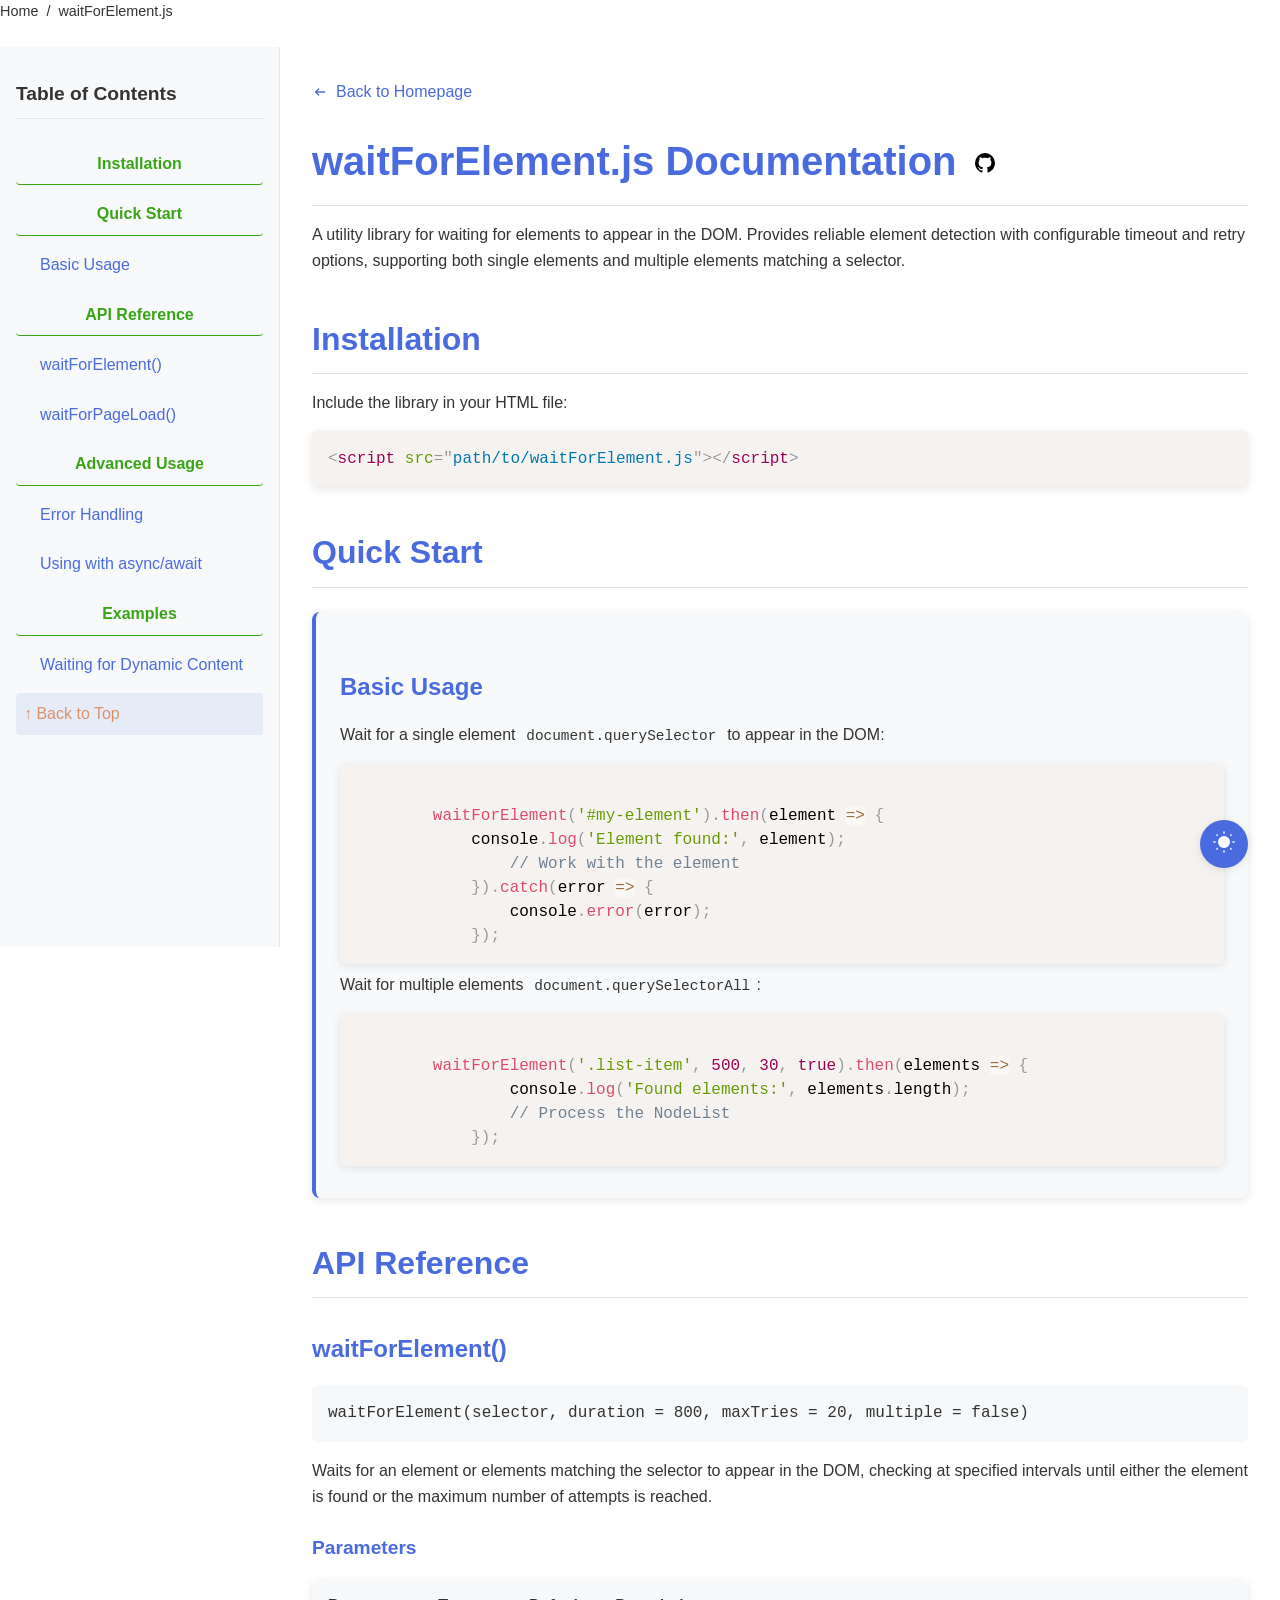
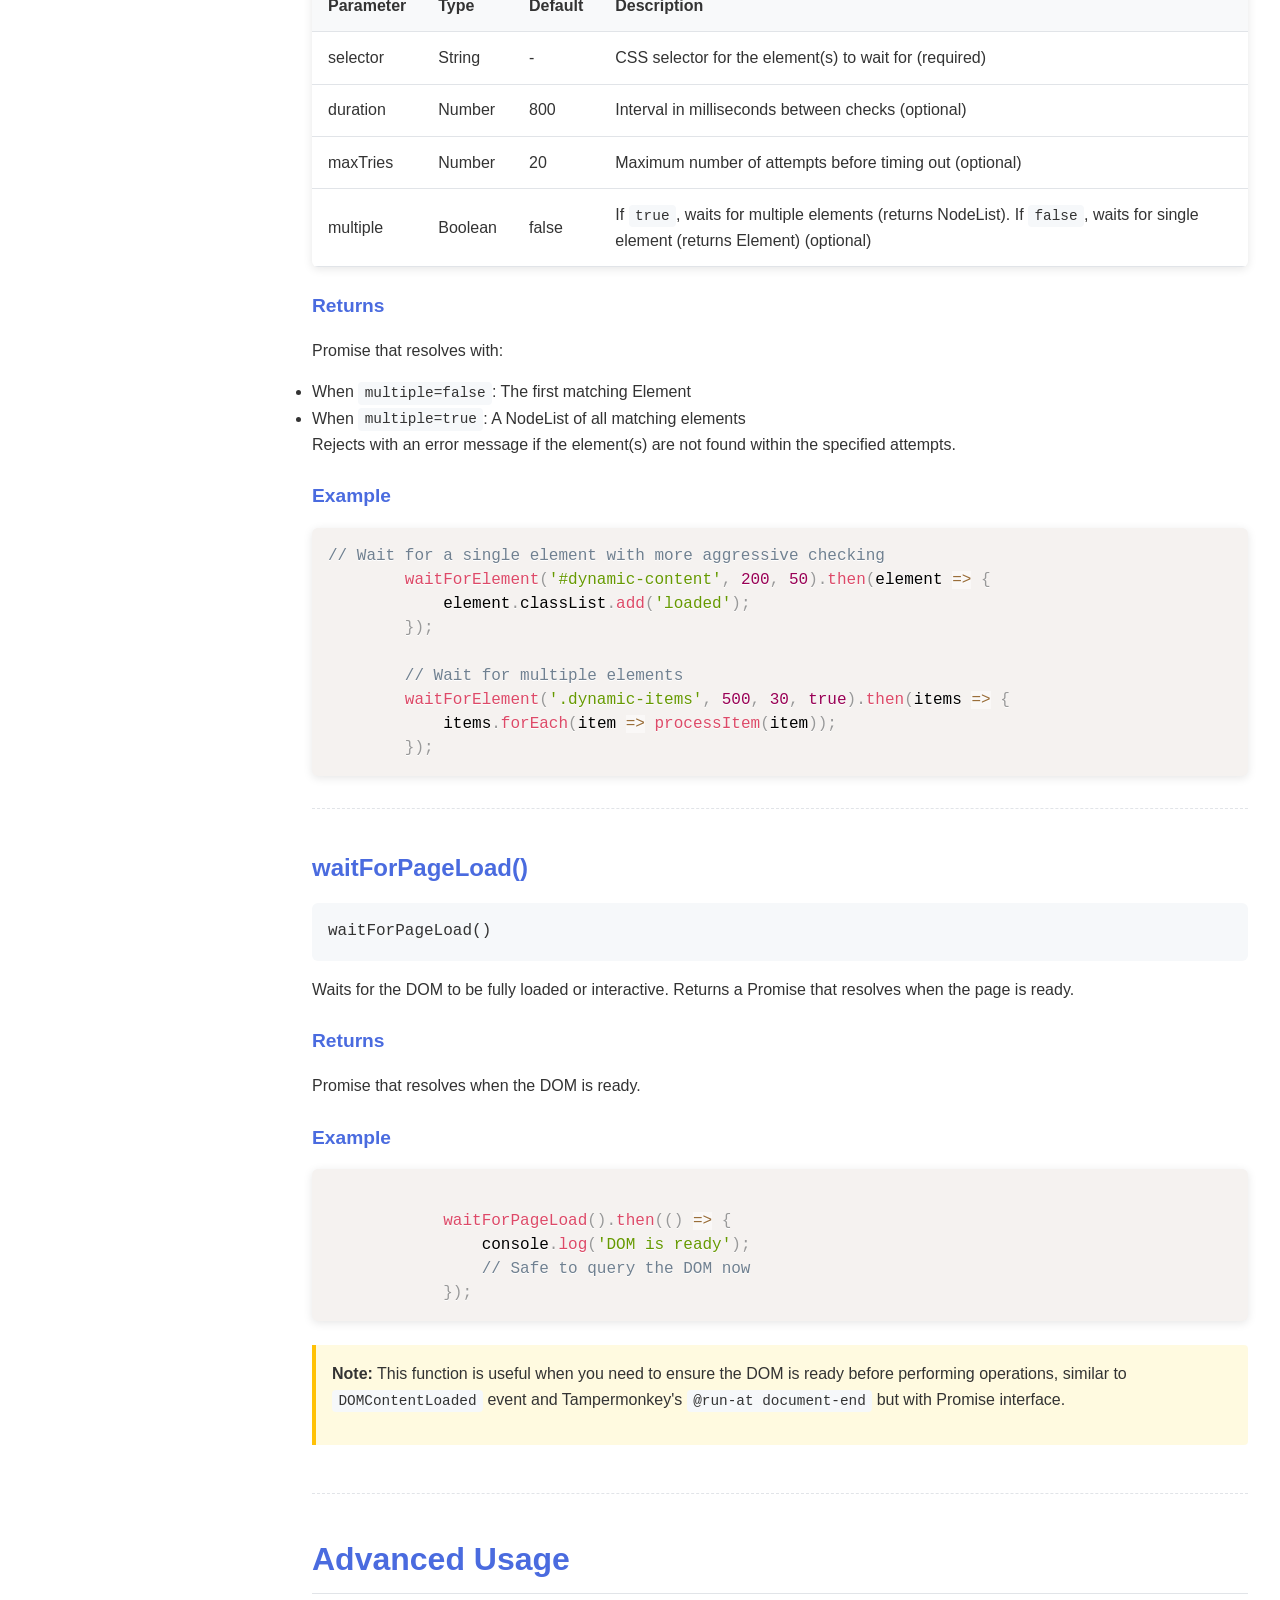
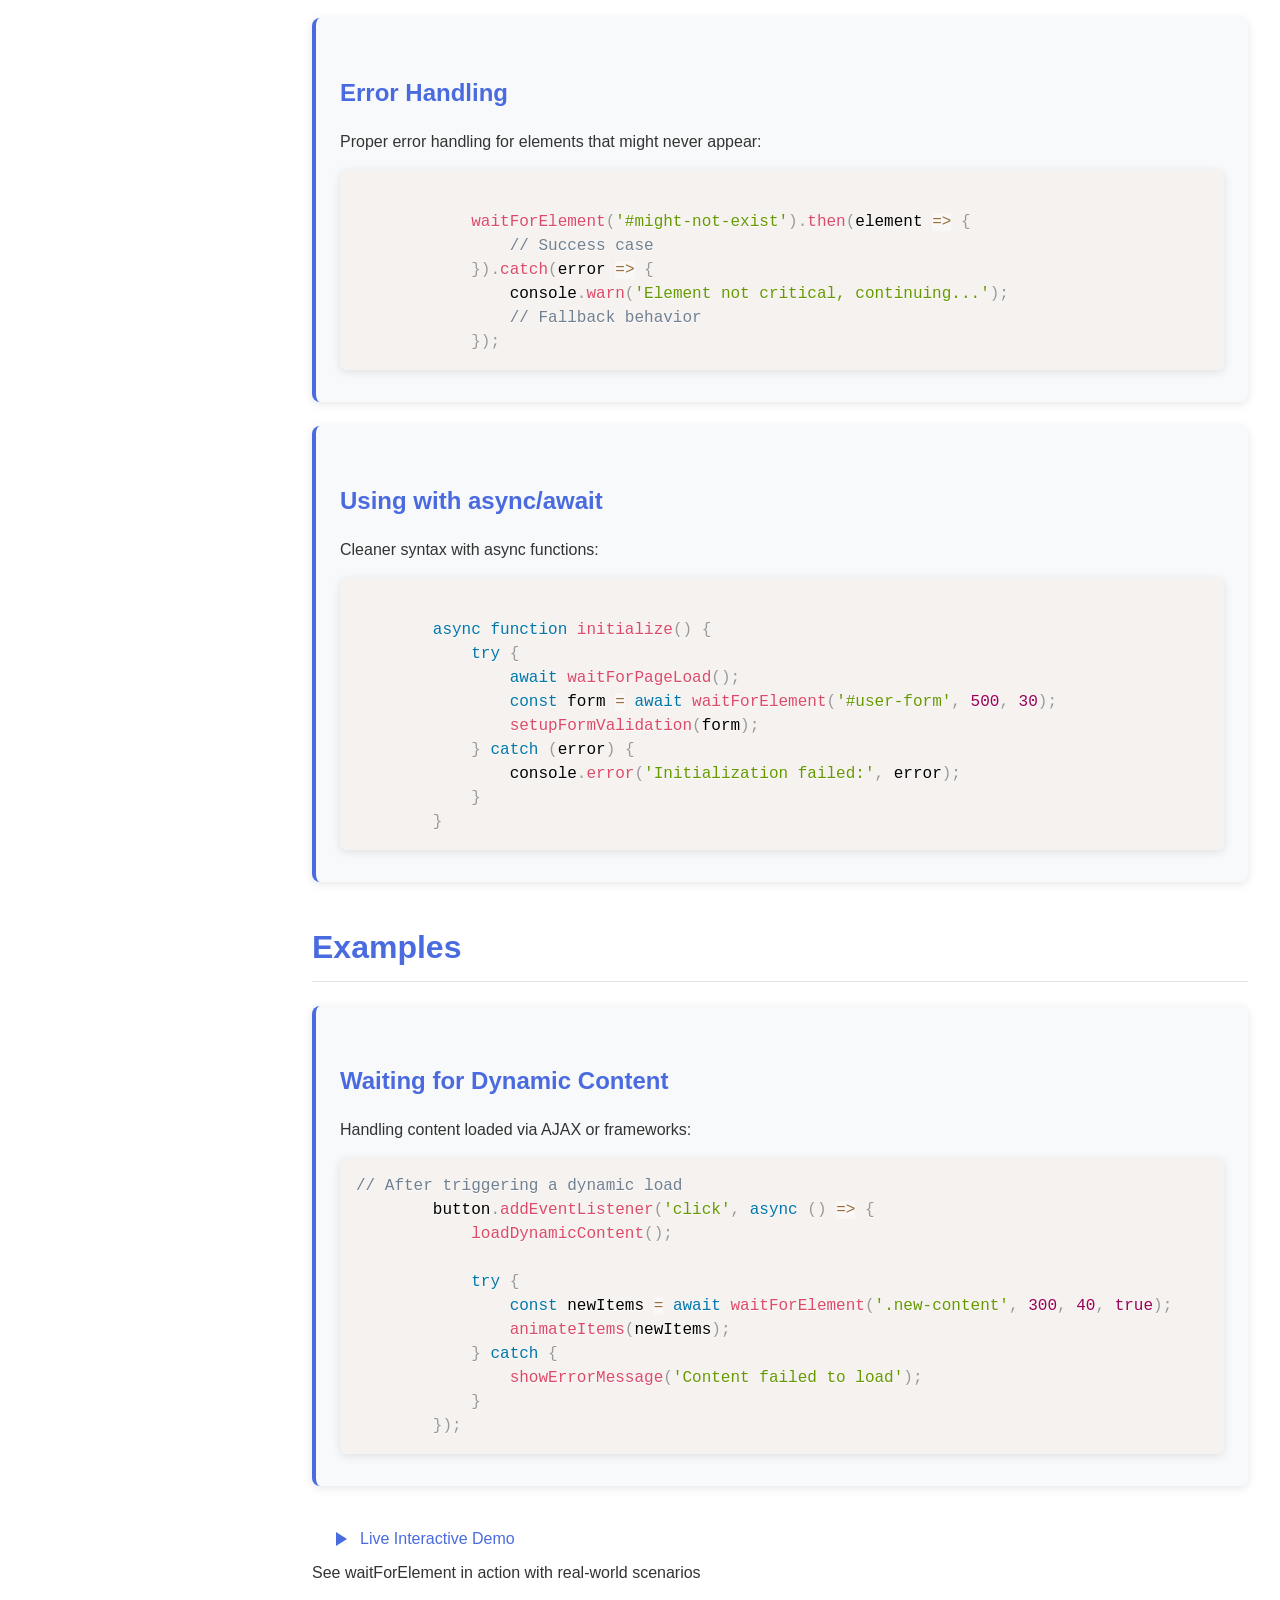
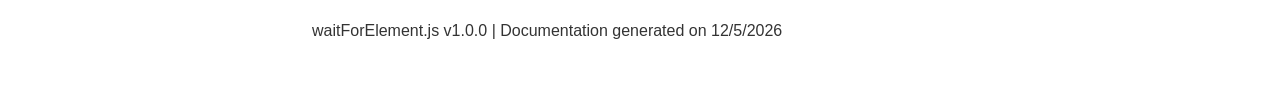
<file: docs/waitForElements.html>
<!DOCTYPE html>
<html lang="en" data-theme="light">

<head>
    <!-- Existing meta tags -->
    <title>WaitForElements.js - DOM Element Waiter</title>
    <meta name="description"
        content="Lightweight JavaScript utility for reliably waiting for DOM elements. Perfect for dynamic content, SPAs, and Tampermonkey scripts. Features configurable timeouts and Promise-based API.">
        <meta name="google-site-verification" content="g1EHB7r6RRB3Ioa-_hxz0rApg1rMswhGQ7xAxW9MjKA" />
    <meta name="keywords"
        content="waitForElement JavaScript, DOM ready utility, element detection library, Promise-based DOM waiting, Tampermonkey DOM utility, dynamic content detection">

    <!-- Open Graph / Facebook -->
    <meta property="og:title" content="WaitForElements.js - Smart DOM Element Waiting Utility">
    <meta property="og:description"
        content="Promise-based solution for detecting DOM elements in dynamic applications. Essential for Tampermonkey scripts and SPAs.">

    <!-- Twitter -->
    <meta name="twitter:card" content="summary_large_image">
    <meta name="twitter:title" content="WaitForElements.js Documentation">
    <meta name="twitter:description" content="Reliable element detection for dynamic web apps and userscripts">
    <script type="application/ld+json">
        {
          "@context": "https://schema.org",
          "@type": "APIReference",
          "name": "waitForElement.js",
          "description": "JavaScript utility for waiting for DOM elements to appear",
          "programmingLanguage": "JavaScript",
          "license": "MIT",
          "version": "1.0.0",
          "producer": {
            "@type": "Person",
            "name": "Hardy (Sid The Sloth)",
            "url": "https://github.com/sid-the-sloth1"
          }
        }
        </script>
    <link href="../css/doc.css" rel="stylesheet">

</head>
<nav class="breadcrumbs" aria-label="Breadcrumb">
    <ol>
        <li><a href="../index.html">Home</a></li>
        <li aria-current="page">waitForElement.js</li>
    </ol>
</nav>

<body>
    <button class="mobile-menu-btn" aria-label="Toggle menu">
        <svg xmlns="http://www.w3.org/2000/svg" width="24" height="24" viewBox="0 0 24 24">
            <path fill="none" stroke="currentColor" stroke-linecap="round" stroke-width="2"
                d="M5 7h14M5 12h14M5 17h14" />
        </svg>
    </button>

    <div class="container">
        <!-- Sidebar -->
        <aside class="sidebar" id="sidebar">
            <div class="sidebar-header">Table of Contents</div>
            <nav class="sidebar-nav" id="toc">
                <!-- Auto-generated by JavaScript -->
            </nav>
        </aside>

        <!-- Main Content -->
        <main class="main-content">
            <div id="back-to-homepage">
                <a href="../index.html">
                    <svg xmlns="http://www.w3.org/2000/svg" width="24" height="24" viewBox="0 0 24 24">
                        <path fill="currentColor"
                            d="m7.85 13l2.85 2.85q.3.3.288.7t-.288.7q-.3.3-.712.313t-.713-.288L4.7 12.7q-.3-.3-.3-.7t.3-.7l4.575-4.575q.3-.3.713-.287t.712.312q.275.3.288.7t-.288.7L7.85 11H19q.425 0 .713.288T20 12t-.288.713T19 13z" />
                    </svg>
                    <span>Back to Homepage</span>
                </a>
            </div>
            <header>
                <h1 id="introduction"><span>waitForElement.js Documentation</span><a
                        href="https://github.com/sid-the-sloth1/libraries/tree/main/libs/waitForElement"
                        target="_blank"><svg xmlns="http://www.w3.org/2000/svg" width="24" height="24"
                            viewBox="0 0 24 24">
                            <path fill="currentColor"
                                d="M12 2A10 10 0 0 0 2 12c0 4.42 2.87 8.17 6.84 9.5c.5.08.66-.23.66-.5v-1.69c-2.77.6-3.36-1.34-3.36-1.34c-.46-1.16-1.11-1.47-1.11-1.47c-.91-.62.07-.6.07-.6c1 .07 1.53 1.03 1.53 1.03c.87 1.52 2.34 1.07 2.91.83c.09-.65.35-1.09.63-1.34c-2.22-.25-4.55-1.11-4.55-4.92c0-1.11.38-2 1.03-2.71c-.1-.25-.45-1.29.1-2.64c0 0 .84-.27 2.75 1.02c.79-.22 1.65-.33 2.5-.33s1.71.11 2.5.33c1.91-1.29 2.75-1.02 2.75-1.02c.55 1.35.2 2.39.1 2.64c.65.71 1.03 1.6 1.03 2.71c0 3.82-2.34 4.66-4.57 4.91c.36.31.69.92.69 1.85V21c0 .27.16.59.67.5C19.14 20.16 22 16.42 22 12A10 10 0 0 0 12 2" />
                        </svg></a></h1>
                <p class="lead">A utility library for waiting for elements to appear in the DOM. Provides reliable
                    element detection with configurable timeout and retry options, supporting both single elements and
                    multiple elements matching a selector.</p>
            </header>

            <section id="installation">
                <h2>Installation</h2>
                <p>Include the library in your HTML file:</p>
                <pre><code class="language-html">&lt;script src="path/to/waitForElement.js"&gt;&lt;/script&gt;</code></pre>
            </section>

            <section id="quick-start">
                <h2>Quick Start</h2>
                <div class="feature-card">
                    <h3 id="basic-usage">Basic Usage</h3>
                    <p>Wait for a single element <code>document.querySelector</code> to appear in the DOM:</p>
                    <pre><code class="language-javascript">
        waitForElement('#my-element').then(element => {
            console.log('Element found:', element);
                // Work with the element
            }).catch(error => {
                console.error(error);
            });</code></pre>

                    <p>Wait for multiple elements <code>document.querySelectorAll</code>:</p>
                    <pre><code class="language-javascript">
        waitForElement('.list-item', 500, 30, true).then(elements => {
                console.log('Found elements:', elements.length);
                // Process the NodeList
            });</code></pre>
                </div>
            </section>

            <section id="api-reference">
                <h2>API Reference</h2>

                <div class="method">
                    <h3 id="waitForElement-function">waitForElement()</h3>
                    <div class="method-signature">waitForElement(selector, duration = 800, maxTries = 20, multiple =
                        false)</div>
                    <p>Waits for an element or elements matching the selector to appear in the DOM, checking at
                        specified intervals until either the element is found or the maximum number of attempts is
                        reached.</p>

                    <h4>Parameters</h4>
                    <table class="param-table">
                        <thead>
                            <tr>
                                <th>Parameter</th>
                                <th>Type</th>
                                <th>Default</th>
                                <th>Description</th>
                            </tr>
                        </thead>
                        <tbody>
                            <tr>
                                <td>selector</td>
                                <td>String</td>
                                <td>-</td>
                                <td>CSS selector for the element(s) to wait for (required)</td>
                            </tr>
                            <tr>
                                <td>duration</td>
                                <td>Number</td>
                                <td>800</td>
                                <td>Interval in milliseconds between checks (optional)</td>
                            </tr>
                            <tr>
                                <td>maxTries</td>
                                <td>Number</td>
                                <td>20</td>
                                <td>Maximum number of attempts before timing out (optional)</td>
                            </tr>
                            <tr>
                                <td>multiple</td>
                                <td>Boolean</td>
                                <td>false</td>
                                <td>If <code>true</code>, waits for multiple elements (returns NodeList). If
                                    <code>false</code>, waits for single
                                    element (returns Element) (optional)</td>
                            </tr>
                        </tbody>
                    </table>

                    <h4>Returns</h4>
                    <p>Promise that resolves with:</p>
                    <ul>
                        <li>When <code>multiple=false</code>: The first matching Element</li>
                        <li>When <code>multiple=true</code>: A NodeList of all matching elements</li>
                    </ul>
                    <p>Rejects with an error message if the element(s) are not found within the specified attempts.</p>

                    <h4>Example</h4>
                    <pre><code class="language-javascript">// Wait for a single element with more aggressive checking
        waitForElement('#dynamic-content', 200, 50).then(element => {
            element.classList.add('loaded');
        });
        
        // Wait for multiple elements
        waitForElement('.dynamic-items', 500, 30, true).then(items => {
            items.forEach(item => processItem(item));
        });</code></pre>
                </div>

                <div class="method">
                    <h3 id="waitForPageLoad-function">waitForPageLoad()</h3>
                    <div class="method-signature">waitForPageLoad()</div>
                    <p>Waits for the DOM to be fully loaded or interactive. Returns a Promise that resolves when the
                        page is ready.</p>

                    <h4>Returns</h4>
                    <p>Promise that resolves when the DOM is ready.</p>

                    <h4>Example</h4>
                    <pre><code class="language-javascript">
            waitForPageLoad().then(() => {
                console.log('DOM is ready');
                // Safe to query the DOM now
            });</code></pre>

                    <div class="note">
                        <p><strong>Note:</strong> This function is useful when you need to ensure the DOM is ready
                            before performing operations, similar to <code>DOMContentLoaded</code> event and
                            Tampermonkey's <code>@run-at document-end</code> but with
                            Promise interface.</p>
                    </div>
                </div>
            </section>

            <section id="advanced-usage">
                <h2>Advanced Usage</h2>

                <div class="feature-card">
                    <h3 id="error-handling">Error Handling</h3>
                    <p>Proper error handling for elements that might never appear:</p>
                    <pre><code class="language-javascript">
            waitForElement('#might-not-exist').then(element => {
                // Success case
            }).catch(error => {
                console.warn('Element not critical, continuing...');
                // Fallback behavior
            });</code></pre>
                </div>



                <div class="feature-card">
                    <h3 id="async-await">Using with async/await</h3>
                    <p>Cleaner syntax with async functions:</p>
                    <pre><code class="language-javascript">
        async function initialize() {
            try {
                await waitForPageLoad();
                const form = await waitForElement('#user-form', 500, 30);
                setupFormValidation(form);
            } catch (error) {
                console.error('Initialization failed:', error);
            }
        }</code></pre>
                </div>
            </section>

            <section id="examples">
                <h2>Examples</h2>

                <div class="feature-card">
                    <h3 id="dynamic-content">Waiting for Dynamic Content</h3>
                    <p>Handling content loaded via AJAX or frameworks:</p>
                    <pre><code class="language-javascript">// After triggering a dynamic load
        button.addEventListener('click', async () => {
            loadDynamicContent();
            
            try {
                const newItems = await waitForElement('.new-content', 300, 40, true);
                animateItems(newItems);
            } catch {
                showErrorMessage('Content failed to load');
            }
        });</code></pre>
                </div>
                <div class="demo-cta">
                    <a href="examples/waitforelement/demo.html" class="demo-button">
                        <svg xmlns="http://www.w3.org/2000/svg" width="24" height="24" viewBox="0 0 24 24">
                            <path fill="currentColor" d="M8 5v14l11-7z" />
                        </svg>
                        Live Interactive Demo
                    </a>
                    <p class="demo-description">See waitForElement in action with real-world scenarios</p>
                </div>

            </section>

            <footer>
                <p>waitForElement.js v1.0.0 | Documentation generated on <span id="current-date"></span></p>
            </footer>
        </main>


    </div>

    <div class="theme-toggle">
        <button id="theme-switcher" aria-label="Toggle theme">
            <div id="sun-icon" class="hide"><svg xmlns="http://www.w3.org/2000/svg" width="24" height="24"
                    viewBox="0 0 24 24">
                    <path fill="currentColor" d="M18 12a6 6 0 1 1-12 0a6 6 0 0 1 12 0" />
                    <path fill="currentColor" fill-rule="evenodd"
                        d="M12 1.25a.75.75 0 0 1 .75.75v1a.75.75 0 0 1-1.5 0V2a.75.75 0 0 1 .75-.75M4.399 4.399a.75.75 0 0 1 1.06 0l.393.392a.75.75 0 0 1-1.06 1.061l-.393-.393a.75.75 0 0 1 0-1.06m15.202 0a.75.75 0 0 1 0 1.06l-.393.393a.75.75 0 0 1-1.06-1.06l.393-.393a.75.75 0 0 1 1.06 0M1.25 12a.75.75 0 0 1 .75-.75h1a.75.75 0 0 1 0 1.5H2a.75.75 0 0 1-.75-.75m19 0a.75.75 0 0 1 .75-.75h1a.75.75 0 0 1 0 1.5h-1a.75.75 0 0 1-.75-.75m-2.102 6.148a.75.75 0 0 1 1.06 0l.393.393a.75.75 0 1 1-1.06 1.06l-.393-.393a.75.75 0 0 1 0-1.06m-12.296 0a.75.75 0 0 1 0 1.06l-.393.393a.75.75 0 1 1-1.06-1.06l.392-.393a.75.75 0 0 1 1.061 0M12 20.25a.75.75 0 0 1 .75.75v1a.75.75 0 0 1-1.5 0v-1a.75.75 0 0 1 .75-.75"
                        clip-rule="evenodd" />
                </svg></div>
            <div id="moon-icon"><svg xmlns="http://www.w3.org/2000/svg" width="24" height="24" viewBox="0 0 24 24">
                    <path fill="currentColor"
                        d="M20.958 15.325c.204-.486-.379-.9-.868-.684a7.7 7.7 0 0 1-3.101.648c-4.185 0-7.577-3.324-7.577-7.425a7.3 7.3 0 0 1 1.134-3.91c.284-.448-.057-1.068-.577-.936C5.96 4.041 3 7.613 3 11.862C3 16.909 7.175 21 12.326 21c3.9 0 7.24-2.345 8.632-5.675" />
                    <path fill="currentColor"
                        d="M15.611 3.103c-.53-.354-1.162.278-.809.808l.63.945a2.33 2.33 0 0 1 0 2.588l-.63.945c-.353.53.28 1.162.81.808l.944-.63a2.33 2.33 0 0 1 2.588 0l.945.63c.53.354 1.162-.278.808-.808l-.63-.945a2.33 2.33 0 0 1 0-2.588l.63-.945c.354-.53-.278-1.162-.809-.808l-.944.63a2.33 2.33 0 0 1-2.588 0z" />
                </svg></div>

        </button>
    </div>
    <script src="../js/docs.js"></script>
    <script src="../js/prism.js"></script>
    <link href="../css/prism.css" rel="stylesheet">
</body>

</html>
</file>
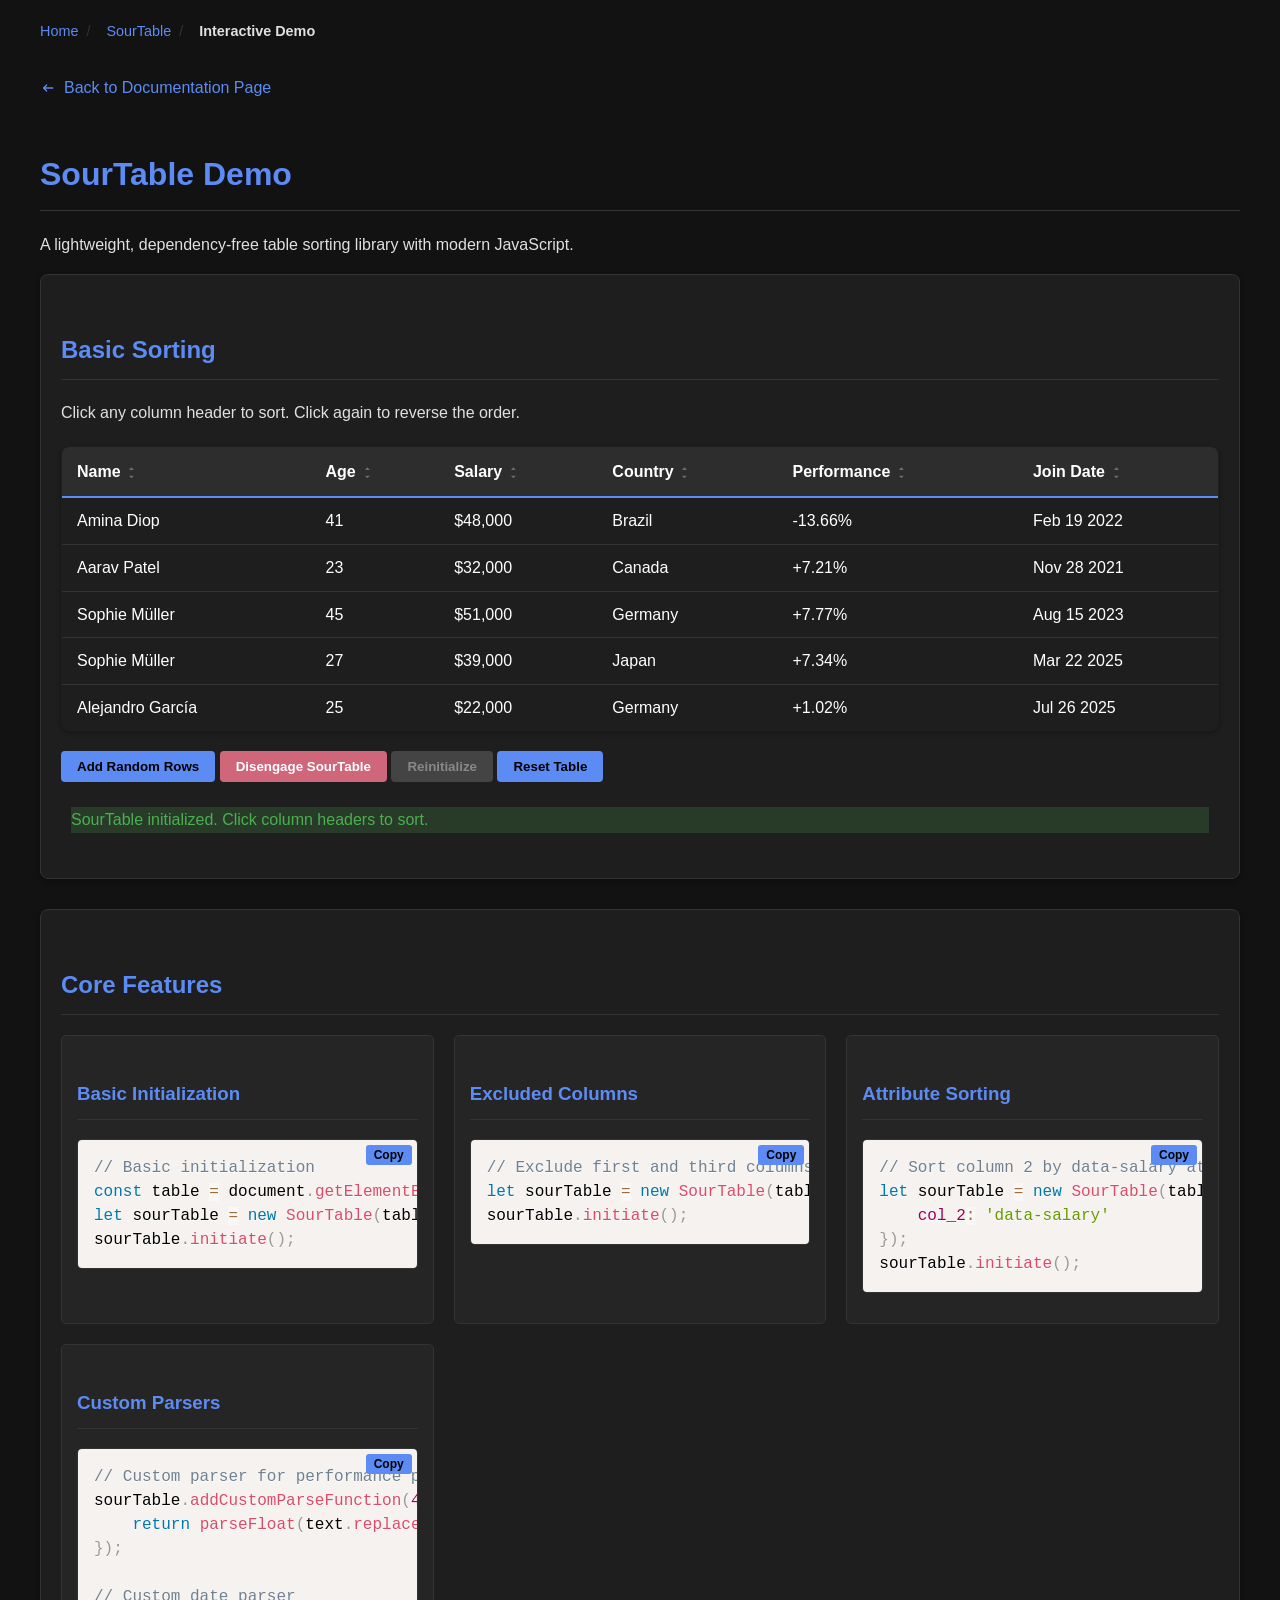
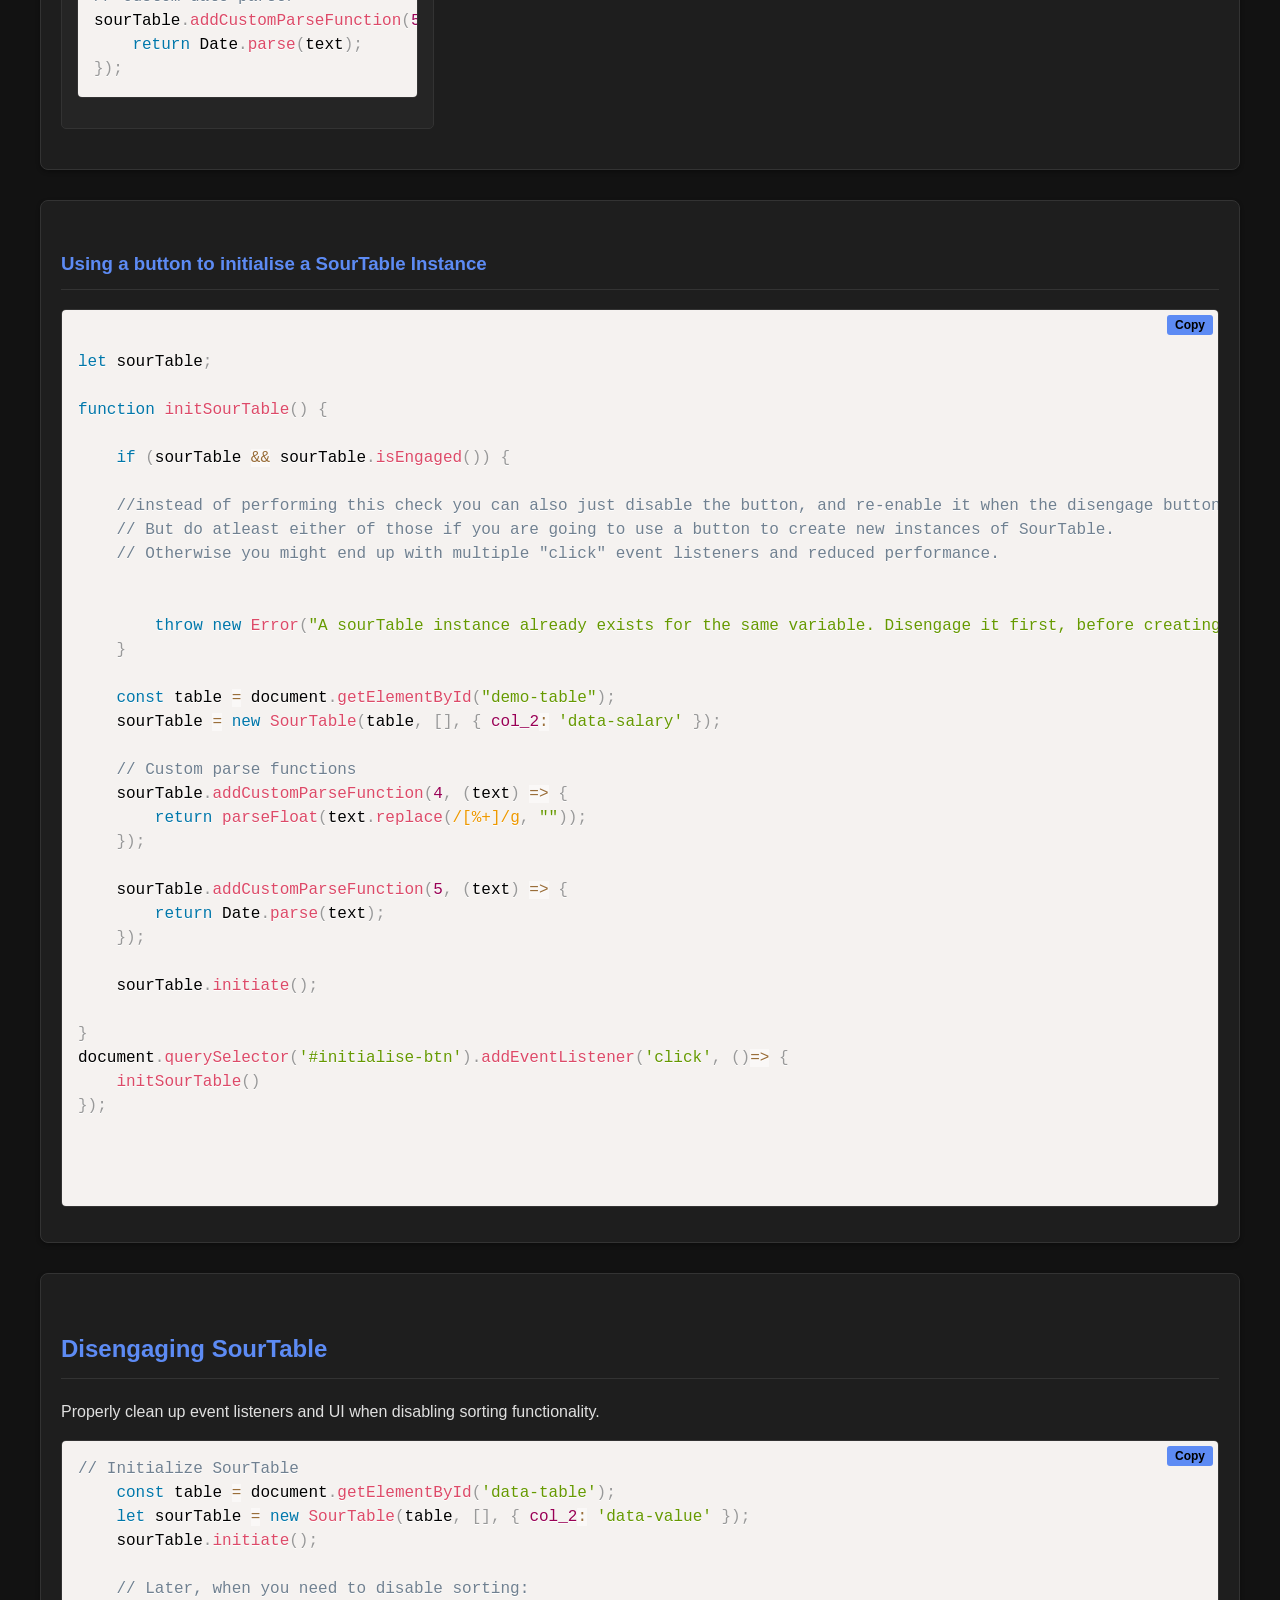
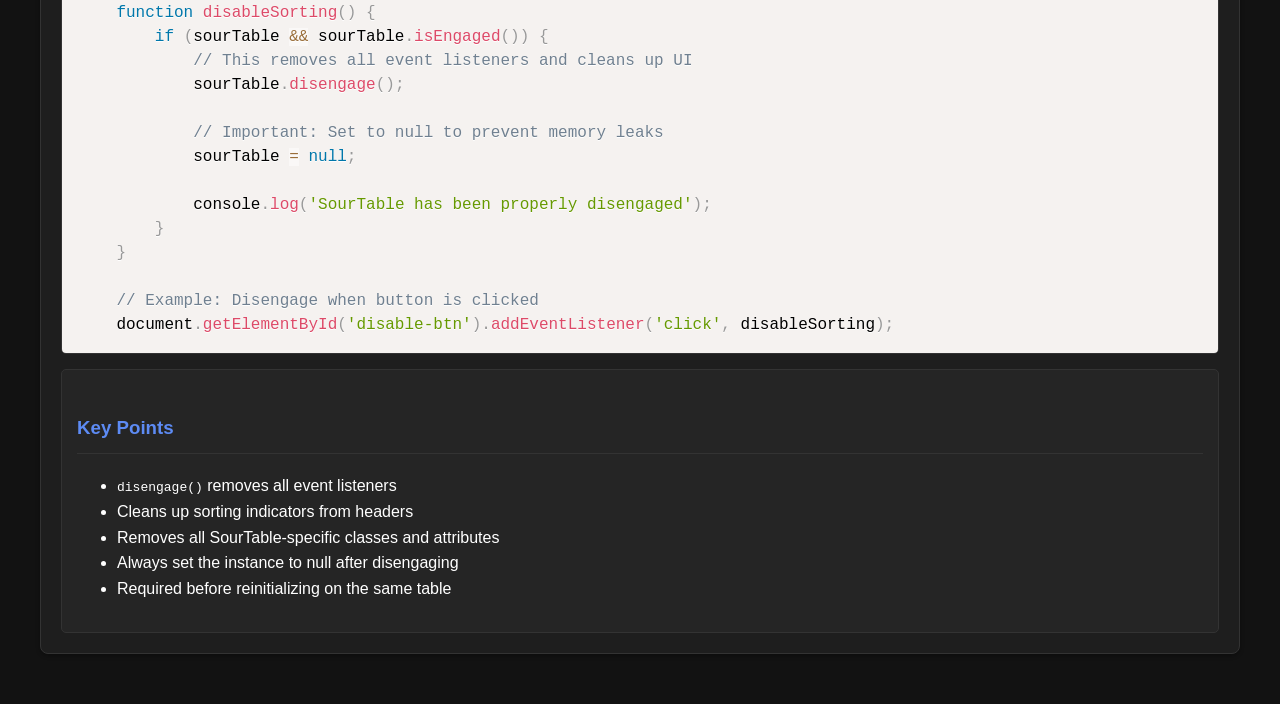
<file: docs/examples/sourTable/demo.html>
<!DOCTYPE html>
<html lang="en">

<head>
    <meta charset="UTF-8">
    <meta name="viewport" content="width=device-width, initial-scale=1.0">
    <title>SourTable.js Demo | Table Sort Demo</title>
    <meta name="description"
        content="Live demo of SourTable.js - a lightweight JavaScript library for sorting HTML tables without dependencies. Try the interactive sorting features now.">

    <!-- Keywords -->
    <meta name="keywords"
        content="SourTable demo, JavaScript table sorting, HTML table sorter, vanilla JS library, interactive table demo">

    <!-- Canonical URL -->
    <link rel="canonical" href="https://sid-the-sloth1.github.io/docs/examples/sourTable/demo.html">

    <!-- Shared Meta Assets (same as homepage) -->
    <link rel="icon" href="../../../assets/meta/favicon.ico" type="image/x-icon">
    <link rel="icon" type="image/png" sizes="32x32" href="../../../assets/meta/favicon-32x32.png">
    <link rel="icon" type="image/png" sizes="16x16" href="../../../assets/meta/favicon-16x16.png">
    <link rel="apple-touch-icon" sizes="180x180" href="../../../assets/meta/apple-touch-icon.png">


    <!-- Open Graph / Facebook (using homepage assets) -->
    <meta property="og:type" content="website">
    <meta property="og:url" content="https://sid-the-sloth1.github.io/docs/examples/sourTable/demo.html">
    <meta property="og:title" content="SourTable.js Interactive Demo | Hardy's JavaScript Tools">
    <meta property="og:description"
        content="Try the live demo of our lightweight JavaScript table sorting library with interactive examples">
    <meta property="og:image" content="https://sid-the-sloth1.github.io/assets/meta/ogimg.png">
    <meta property="og:image:alt" content="SourTable.js Demo Preview">

    <!-- Twitter (using homepage assets) -->
    <meta name="twitter:card" content="summary_large_image">
    <meta name="twitter:title" content="SourTable.js Interactive Demo">
    <meta name="twitter:description"
        content="Experience our JavaScript table sorting library with this live interactive demo">
    <meta name="twitter:image" content="https://sid-the-sloth1.github.io/assets/meta/twitter-card.png">
    <script type="application/ld+json">
        {
          "@context": "https://schema.org",
          "@type": "WebApplication",
          "name": "SourTable.js Demo",
          "description": "Interactive demonstration of the SourTable JavaScript table sorting library",
          "applicationCategory": "DeveloperApplication",
          "operatingSystem": "Web Browser",
          "creator": {
            "@type": "Person",
            "name": "Hardy (Sid The Sloth)",
            "url": "https://github.com/sid-the-sloth1"
          }
        }
        </script>
    <!-- Prism.js for syntax highlighting -->
    <link href="../../../css/prism.css" rel="stylesheet">
    <script src="../../../js/prism.js"></script>
    <meta name="google-site-verification" content="g1EHB7r6RRB3Ioa-_hxz0rApg1rMswhGQ7xAxW9MjKA" />
    <style>
        :root {
            --bg-color: #121212;
            --surface-color: #1e1e1e;
            --primary-color: #5d8bf4;
            --primary-variant: #7da3f6;
            --secondary-color: #03dac6;
            --error-color: #cf6679;
            --on-bg-color: #e0e0e0;
            --on-surface-color: #ffffff;
            --on-primary-color: #000000;
            --border-color: #333333;
            --header-bg: #2d2d2d;
            --header-text: #ffffff;
            --success-color: #4CAF50;
            --code-bg: #252525;
            --hover-bg: rgba(255, 255, 255, 0.05);
        }

        body {
            font-family: 'Segoe UI', Roboto, Oxygen, Ubuntu, Cantarell, 'Open Sans', 'Helvetica Neue', sans-serif;
            background-color: var(--bg-color);
            color: var(--on-bg-color);
            padding: 20px;
            line-height: 1.6;
            max-width: 1200px;
            margin: 0 auto;
        }

        h1,
        h2,
        h3 {
            color: var(--primary-color);
            border-bottom: 1px solid var(--border-color);
            padding-bottom: 10px;
            margin-top: 1.5em;
        }

        .demo-section,
        .test-section {
            background-color: var(--surface-color);
            padding: 20px;
            border-radius: 8px;
            margin-bottom: 30px;
            box-shadow: 0 2px 4px rgba(0, 0, 0, 0.3);
            border: 1px solid var(--border-color);
        }

        table {
            width: 100%;
            border-collapse: collapse;
            margin: 20px 0;
            box-shadow: 0 2px 4px rgba(0, 0, 0, 0.3);
            border-radius: 8px;
            overflow: hidden;
            border: 1px solid var(--border-color);
        }

        .breadcrumbs ol {
            display: flex;
            flex-wrap: wrap;
            gap: 0.5rem;
            padding: 0;
            margin: 0 0 2rem 0;
            list-style: none;
            font-size: 0.9rem;
        }

        .breadcrumbs li {
            display: flex;
            align-items: center;
        }

        .breadcrumbs li:not(:last-child)::after {
            content: "/";
            margin: 0 0.5rem;
            color: var(--border-color);
        }

        .breadcrumbs a {
            color: var(--primary-color);
            text-decoration: none;
        }

        .breadcrumbs [aria-current="page"] {
            color: var(--on-bg-color);
            font-weight: bold;
        }

        thead {
            background-color: var(--header-bg);
            color: var(--header-text);
        }

        th {
            padding: 12px 15px;
            text-align: left;
            font-weight: 600;
            border-bottom: 2px solid var(--primary-color);
            cursor: pointer;
            transition: background-color 0.2s;
        }

        th:hover {
            background-color: rgba(93, 139, 244, 0.1);
        }

        td {
            padding: 10px 15px;
            color: var(--on-surface-color);
            border-bottom: 1px solid var(--border-color);
        }

        tbody tr {
            transition: background-color 0.2s;
        }

        tbody tr:hover {
            background-color: var(--hover-bg);
        }

    

        button {
            background-color: var(--primary-color);
            color: var(--on-primary-color);
            border: none;
            padding: 8px 16px;
            border-radius: 4px;
            cursor: pointer;
            transition: all 0.2s;
            font-weight: 600;
        }

        button:hover {
            background-color: var(--primary-variant);
            transform: translateY(-1px);
            box-shadow: 0 2px 4px rgba(0, 0, 0, 0.3);
        }

        button:active {
            transform: translateY(0);
        }

        #disengage,
        #disengageTest1 {
            background-color: var(--error-color);
            color: white;
        }

        #disengage:hover,
        #disengageTest1:hover {
            background-color: #f28499;
        }

        .message,
        .test-result {
            padding: 10px;
            margin: 15px 0;
            border-radius: 4px;
            font-weight: 500;
        }

      

        .success {
            color: var(--success-color);
            background-color: rgba(76, 175, 80, 0.2);
            display: block!important;
        }

        .code-block {
            position: relative;
            background-color: var(--code-bg);
            border-radius: 5px;
            margin: 15px 0;
            overflow: hidden;
            border: 1px solid var(--border-color);
        }

        .copy-btn {
            position: absolute;
            top: 5px;
            right: 5px;
            padding: 3px 8px;
            font-size: 12px;
            background: var(--primary-color);
            color: var(--on-primary-color);
            border: none;
            border-radius: 3px;
            cursor: pointer;
        }

        .copy-btn:hover {
            background: var(--primary-variant);
        }

        pre[class*="language-"] {
            margin: 0;
            border-radius: 0;
        }

        .feature-grid {
            display: grid;
            grid-template-columns: repeat(auto-fill, minmax(300px, 1fr));
            gap: 20px;
            margin: 20px 0;
        }

        .feature-card {
            background-color: var(--code-bg);
            padding: 15px;
            border-radius: 5px;
            border-left: 4px solid var(--primary-color);
            color: white;
            border: 1px solid var(--border-color);
        }

        button:disabled,
        button:disabled:hover {
            background-color: #444444 !important;
            color: #888888 !important;
            cursor: not-allowed !important;
            transform: none !important;
            box-shadow: none !important;
        }

        #back-to-homepage a {
            display: flex;
            align-items: center;
            gap: 0.5em;
            text-decoration: none;
            color: var(--primary-color);
        }

        #back-to-homepage a svg {
            flex-shrink: 0;
            width: 1em;
            height: 1em;
        }

        #back-to-homepage {
            margin: 10px 0;
        }

       
       
        /* Sorting indicator styles */
        th.sort-asc::after {
            content: " ↑";
            color: var(--primary-color);
        }

        th.sort-desc::after {
            content: " ↓";
            color: var(--primary-color);
        }

        /* Responsive adjustments */
        @media (max-width: 768px) {
            body {
                padding: 10px;
            }

            .feature-grid {
                grid-template-columns: 1fr;
            }

        }
    </style>
</head>
<nav class="breadcrumbs" aria-label="Breadcrumb">
    <ol>
        <li><a href="../../../index.html">Home</a></li>
        <li><a href="../../sourTable.html">SourTable</a></li>
        <li aria-current="page">Interactive Demo</li>
    </ol>
</nav>

<body>
    <div id="back-to-homepage">
        <a href="../../../docs/sourTable.html">
            <svg xmlns="http://www.w3.org/2000/svg" width="24" height="24" viewBox="0 0 24 24">
                <path fill="currentColor"
                    d="m7.85 13l2.85 2.85q.3.3.288.7t-.288.7q-.3.3-.712.313t-.713-.288L4.7 12.7q-.3-.3-.3-.7t.3-.7l4.575-4.575q.3-.3.713-.287t.712.312q.275.3.288.7t-.288.7L7.85 11H19q.425 0 .713.288T20 12t-.288.713T19 13z" />
            </svg>
            <span>Back to Documentation Page</span>
        </a>
    </div>
    <h1>SourTable Demo</h1>
    <p>A lightweight, dependency-free table sorting library with modern JavaScript.</p>

    <div class="demo-section">
        <h2>Basic Sorting</h2>
        <p>Click any column header to sort. Click again to reverse the order.</p>
        <table id="demo-table">
            <thead>
                <tr>
                    <th>Name</th>
                    <th>Age</th>
                    <th data-sort-value="salary">Salary</th>
                    <th>Country</th>
                    <th>Performance</th>
                    <th>Join Date</th>
                </tr>
            </thead>
            <tbody></tbody>
        </table>

        <div class="controls">
            <button id="add-rows">Add Random Rows</button>
            <button id="disengage">Disengage SourTable</button>
            <button id="reinit" disabled>Reinitialize</button>
            <button id="reset">Reset Table</button>
        </div>
        <div id="message" class="message"></div>
    </div>

    <div class="demo-section">
        <h2>Core Features</h2>

        <div class="feature-grid">

            <div class="feature-card">
                <h3>Basic Initialization</h3>
                <div class="code-block">
                    <button class="copy-btn" onclick="copyCode('basic-code')">Copy</button>
                    <pre id="basic-code"><code class="language-javascript">// Basic initialization
const table = document.getElementById('my-table');
let sourTable = new SourTable(table);
sourTable.initiate();</code></pre>
                </div>
            </div>

            <div class="feature-card">
                <h3>Excluded Columns</h3>
                <div class="code-block">
                    <button class="copy-btn" onclick="copyCode('exclude-code')">Copy</button>
                    <pre id="exclude-code"><code class="language-javascript">// Exclude first and third columns (0-based index)
let sourTable = new SourTable(table, [0, 2]);
sourTable.initiate();</code></pre>
                </div>
            </div>

            <div class="feature-card">
                <h3>Attribute Sorting</h3>
                <div class="code-block">
                    <button class="copy-btn" onclick="copyCode('attr-code')">Copy</button>
                    <pre id="attr-code"><code class="language-javascript">// Sort column 2 by data-salary attribute
let sourTable = new SourTable(table, [], {
    col_2: 'data-salary'
});
sourTable.initiate();</code></pre>
                </div>
            </div>

            <div class="feature-card">
                <h3>Custom Parsers</h3>
                <div class="code-block">
                    <button class="copy-btn" onclick="copyCode('parse-code')">Copy</button>
                    <pre id="parse-code"><code class="language-javascript">// Custom parser for performance percentages
sourTable.addCustomParseFunction(4, text => {
    return parseFloat(text.replace(/[%+]/g, ""));
});

// Custom date parser
sourTable.addCustomParseFunction(5, text => {
    return Date.parse(text);
});</code></pre>
                </div>
            </div>

        </div>
    </div>
    <div class="demo-section">
        <h3>Using a button to initialise a SourTable Instance</h3>
        <div class="code-block">
            <button class="copy-btn" onclick="copyCode('button-code')">Copy</button> <pre id="button-code"><code
                    class="language-javascript">
let sourTable;

function initSourTable() {

    if (sourTable && sourTable.isEngaged()) {

    //instead of performing this check you can also just disable the button, and re-enable it when the disengage button is clicked.
    // But do atleast either of those if you are going to use a button to create new instances of SourTable.
    // Otherwise you might end up with multiple "click" event listeners and reduced performance.


        throw new Error("A sourTable instance already exists for the same variable. Disengage it first, before creating a new instance")
    }
    
    const table = document.getElementById("demo-table");
    sourTable = new SourTable(table, [], { col_2: 'data-salary' });               
    
    // Custom parse functions
    sourTable.addCustomParseFunction(4, (text) => {
        return parseFloat(text.replace(/[%+]/g, ""));
    });
                    
    sourTable.addCustomParseFunction(5, (text) => {
        return Date.parse(text);
    });
                    
    sourTable.initiate();
    
} 
document.querySelector('#initialise-btn').addEventListener('click', ()=> {
    initSourTable()
});
            </code>

                </pre>
        </div>
    </div>
    <div class="demo-section">
        <h2>Disengaging SourTable</h2>
        <p>Properly clean up event listeners and UI when disabling sorting functionality.</p>

        <div class="code-block">
            <button class="copy-btn" onclick="copyCode('disengage-code')">Copy</button>
            <pre id="disengage-code"><code class="language-javascript">// Initialize SourTable
    const table = document.getElementById('data-table');
    let sourTable = new SourTable(table, [], { col_2: 'data-value' });
    sourTable.initiate();
    
    // Later, when you need to disable sorting:
    function disableSorting() {
        if (sourTable && sourTable.isEngaged()) {
            // This removes all event listeners and cleans up UI
            sourTable.disengage();
            
            // Important: Set to null to prevent memory leaks
            sourTable = null;
            
            console.log('SourTable has been properly disengaged');
        }
    }
    
    // Example: Disengage when button is clicked
    document.getElementById('disable-btn').addEventListener('click', disableSorting);</code></pre>
        </div>

        <div class="feature-card">
            <h3>Key Points</h3>
            <ul>
                <li><code>disengage()</code> removes all event listeners</li>
                <li>Cleans up sorting indicators from headers</li>
                <li>Removes all SourTable-specific classes and attributes</li>
                <li>Always set the instance to null after disengaging</li>
                <li>Required before reinitializing on the same table</li>
            </ul>
        </div>
    </div>
    </div>

    <script src="../../../js/libs/sourtable.js"></script>
    <script>
        // Sample data generation
        const diverseNames = ["Aarav Patel", "Olivia Kim", "Mohammed Al-Farsi", "Sophie Müller", "Kwame Nkrumah", "Yuki Tanaka", "Alejandro García", "Amina Diop", "Ivan Petrov", "Leila Abbasi"];
        const countries = ["Brazil", "Canada", "China", "France", "Germany", "India", "Japan", "Mexico", "Nigeria", "Russia", "UK", "USA"];

        function getRandomInt(min, max) {
            return Math.floor(Math.random() * (max - min + 1)) + min;
        }

        function addRandomRows(count = 1) {
            const table = document.getElementById("demo-table").querySelector("tbody");
            const today = new Date();

            for (let i = 0; i < count; i++) {
                const name = diverseNames[getRandomInt(0, diverseNames.length - 1)];
                const country = countries[getRandomInt(0, countries.length - 1)];
                const salary = getRandomInt(20, 80) * 1000;
                const performance = (getRandomInt(-15, 15) + (Math.random() * 10)).toFixed(2);
                const joinDate = new Date(
                    today.getFullYear() - getRandomInt(0, 5),
                    getRandomInt(0, 11),
                    getRandomInt(1, 28)
                ).toDateString().split(' ').slice(1).join(' ');

                const row = document.createElement("tr");
                row.innerHTML = `
                    <td>${name}</td>
                    <td>${getRandomInt(22, 55)}</td>
                    <td data-salary="${salary}">$${salary.toLocaleString()}</td>
                    <td>${country}</td>
                    <td>${performance > 0 ? '+' : ''}${performance}%</td>
                    <td>${joinDate}</td>
                `;
                table.appendChild(row);
            }
        }

        function resetTable() {
            const tbody = document.querySelector("#demo-table tbody");
            tbody.innerHTML = '';
            addRandomRows(5);
        }

        // SourTable demo

        let sourTable;

        function initSourTable() {
            if (sourTable && sourTable.isEngaged()) throw new Error("A sourTable instance already exists for the same variable. Disengage it first, before creating a new instance")
            const table = document.getElementById("demo-table");
            sourTable = new SourTable(table, [], { col_2: 'data-salary' });

            // Custom parse functions
            sourTable.addCustomParseFunction(4, (text) => {
                return parseFloat(text.replace(/[%+]/g, ""));
            });

            sourTable.addCustomParseFunction(5, (text) => {
                return Date.parse(text);
            });

            sourTable.initiate();
            document.querySelector("#disengage").disabled = false;
            document.querySelector("#reinit").disabled = true;
            showMessage("SourTable initialized. Click column headers to sort.");
        }


        function showMessage(msg, success=true) {
            const messageDiv = document.getElementById("message");
            const label = document.createElement("span");
            label.textContent = msg;
            if (success) {
                label.classList.add("success");
                
            } else {
                label.classList.add("error");
            }
            messageDiv.appendChild(label);
            setTimeout(() => label.remove(), 5000);
        }

        function copyCode(id) {
            const codeElement = document.getElementById(id);
            const range = document.createRange();
            range.selectNode(codeElement);
            window.getSelection().removeAllRanges();
            window.getSelection().addRange(range);
            document.execCommand('copy');
            window.getSelection().removeAllRanges();

            const btn = event.target;
            btn.textContent = 'Copied!';
            setTimeout(() => {
                btn.textContent = 'Copy';
            }, 2000);
        }

        // Event listeners
        document.getElementById("add-rows").addEventListener("click", () => addRandomRows(2));
        document.getElementById("disengage").addEventListener("click", (event) => {
            if (sourTable && sourTable.isEngaged()) {
                sourTable.disengage();
                sourTable = null;
                document.querySelector("#reinit").disabled = false;
                document.getElementById("disengage").disabled = true;
                showMessage("SourTable disengaged. Sorting disabled.");
            }
        });
        document.getElementById("reinit").addEventListener("click", initSourTable);
        document.getElementById("reset").addEventListener("click", resetTable);

        // Initialize on load
        window.addEventListener("load", () => {
            resetTable();
            initSourTable();
        });
    </script>
</body>

</html>
</file>
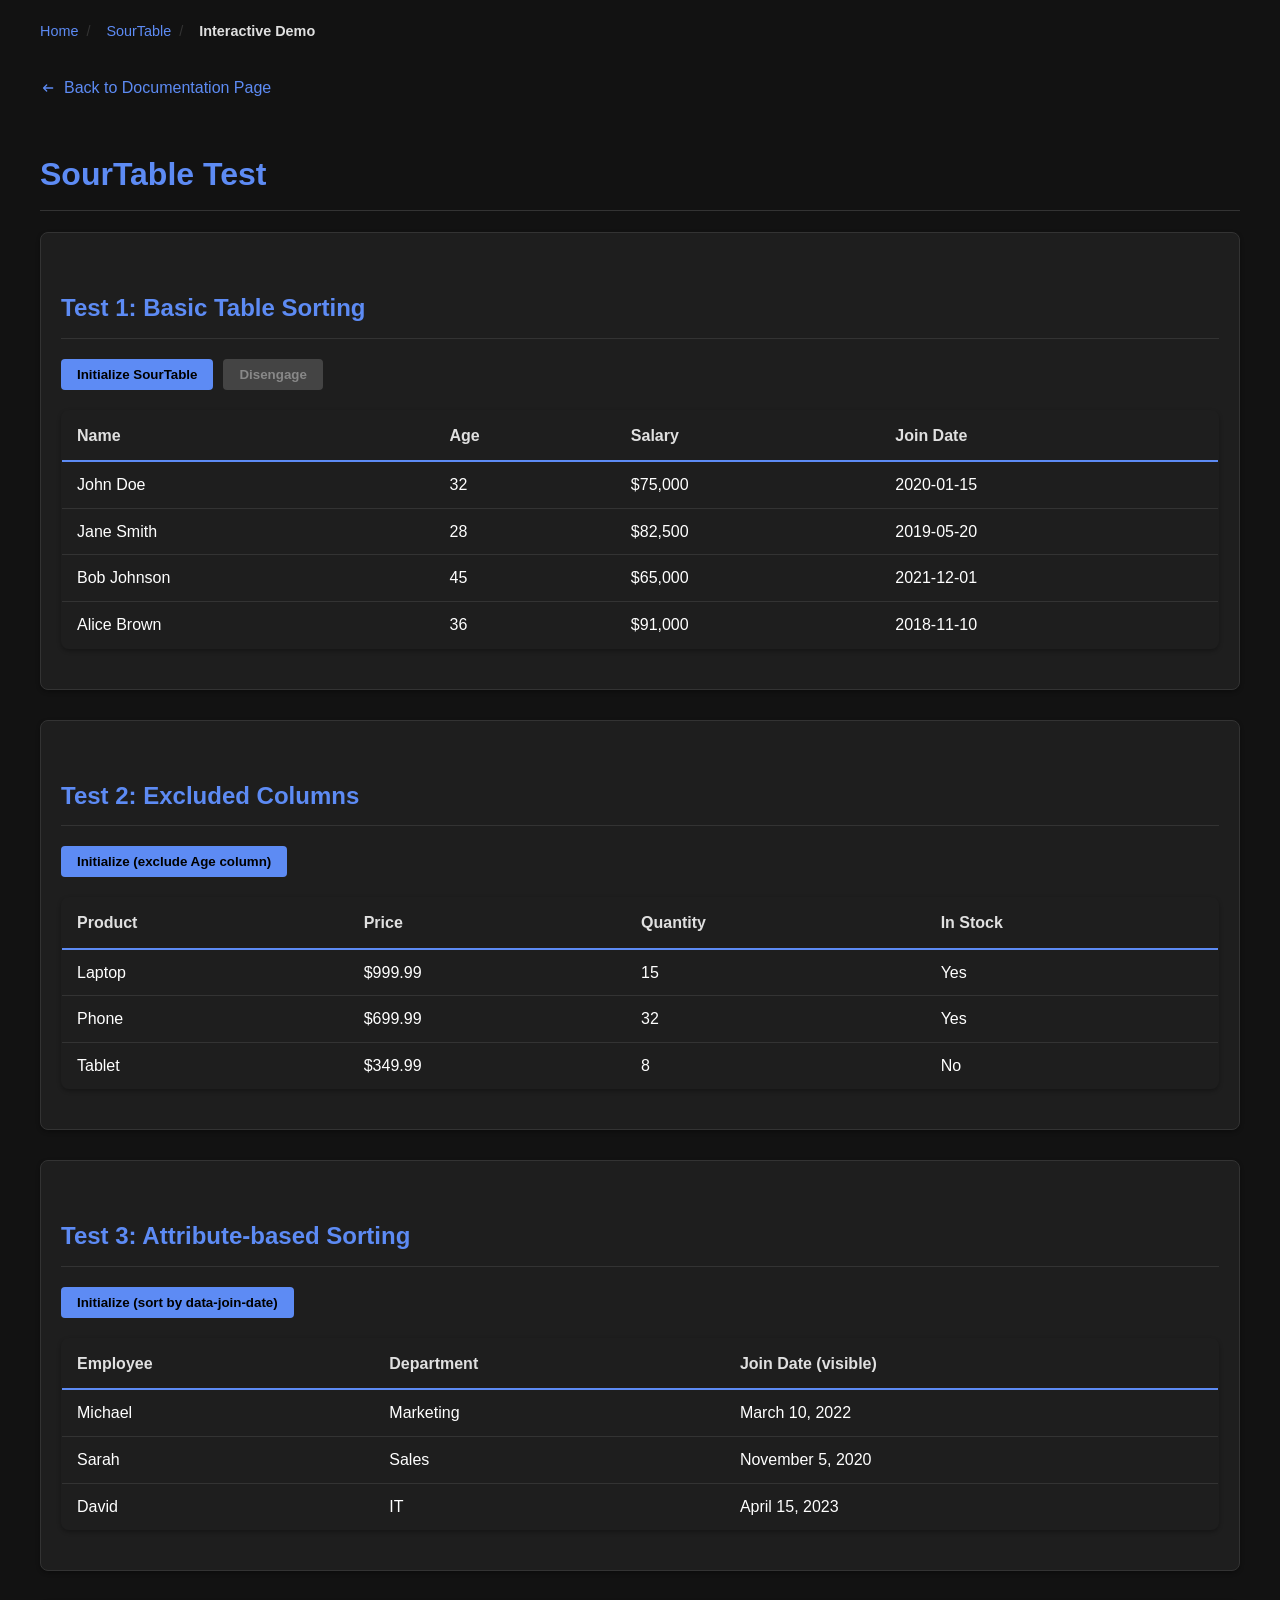
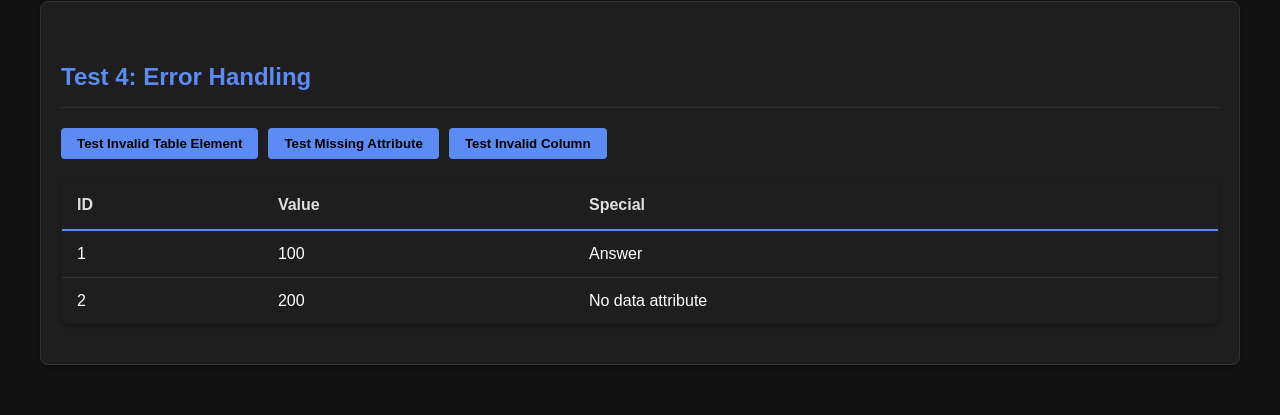
<file: docs/examples/sourTable/test.html>
<!DOCTYPE html>
<html lang="en">

<head>
    <meta charset="UTF-8">
    <meta name="viewport" content="width=device-width, initial-scale=1.0">
    <title>SourTable Test: Demo</title>

    <meta name="description"
        content="Interactive demo for SourTable - a lightweight, dependency-free JavaScript library for sorting HTML tables. Test all features including basic sorting, excluded columns, and attribute-based sorting.">
    <meta name="keywords"
        content="SourTable, JavaScript library, table sorting, HTML tables, interactive demo, Sid-the-sloth1, open source">
    <meta name="author" content="Sid The Sloth (Hardy)">

    <!-- Canonical URL -->
    <link rel="canonical" href="https://sid-the-sloth1.github.io/docs/examples/sourTable/test.html">

    <!-- Open Graph / Facebook -->
    <meta property="og:type" content="website">
    <meta property="og:url" content="https://sid-the-sloth1.github.io/docs/examples/sourTable/test.html">
    <meta property="og:title" content="SourTable Demo - Interactive Testing | Sid-the-sloth1 Docs">
    <meta property="og:description"
        content="Interactive demo for SourTable - a lightweight, dependency-free JavaScript library for sorting HTML tables.">
    <meta property="og:image" content="https://sid-the-sloth1.github.io/assets/meta/ogimg.png">

    <!-- Twitter -->
    <meta name="twitter:card" content="summary_large_image">
    <meta name="twitter:title" content="SourTable Demo - Interactive Testing | Sid-the-sloth1 Docs">
    <meta name="twitter:description"
        content="Interactive demo for SourTable - a lightweight JavaScript library for sorting HTML tables.">
    <meta name="twitter:image" content="https://sid-the-sloth1.github.io/assets/meta/twitter-card.png">
    <meta name="twitter:image:alt" content="SourTable Interactive Demo">
    <!-- Shared Meta Assets (same as homepage) -->
    <link rel="icon" href="../../../assets/meta/favicon.ico" type="image/x-icon">
    <link rel="icon" type="image/png" sizes="32x32" href="../../../assets/meta/favicon-32x32.png">
    <link rel="icon" type="image/png" sizes="16x16" href="../../../assets/meta/favicon-16x16.png">
    <link rel="apple-touch-icon" sizes="180x180" href="../../../assets/meta/apple-touch-icon.png">

    <!-- Schema.org markup -->
    <script type="application/ld+json">
{
  "@context": "https://schema.org",
  "@type": "WebPage",
  "name": "SourTable Interactive Demo",
  "url": "https://sid-the-sloth1.github.io/docs/examples/sourTable/test.html",
  "description": "Interactive testing page for SourTable JavaScript library",
  "creator": {
    "@type": "Person",
    "name": "Hardy (Sid The Sloth)"
  }
}
</script>
    <style>
        :root {
            --bg-color: #121212;
            --surface-color: #1e1e1e;
            --primary-color: #5d8bf4;
            --primary-variant: #7da3f6;
            --secondary-color: #03dac6;
            --error-color: #cf6679;
            --on-bg-color: #e0e0e0;
            --on-surface-color: #ffffff;
            --on-primary-color: #000000;
            --border-color: #333333;
            --header-bg: #2d2d2d;
            --header-text: #ffffff;
            --success-color: #4CAF50;
            --code-bg: #252525;
            --hover-bg: rgba(255, 255, 255, 0.05);
        }

        body {
            font-family: 'Segoe UI', Roboto, Oxygen, Ubuntu, Cantarell, 'Open Sans', 'Helvetica Neue', sans-serif;
            background-color: var(--bg-color);
            color: var(--on-bg-color);
            padding: 20px;
            line-height: 1.6;
            max-width: 1200px;
            margin: 0 auto;
        }

        h1,
        h2,
        h3 {
            color: var(--primary-color);
            border-bottom: 1px solid var(--border-color);
            padding-bottom: 10px;
            margin-top: 1.5em;
        }

        .demo-section,
        .test-section {
            background-color: var(--surface-color);
            padding: 20px;
            border-radius: 8px;
            margin-bottom: 30px;
            box-shadow: 0 2px 4px rgba(0, 0, 0, 0.3);
            border: 1px solid var(--border-color);
        }

        table {
            width: 100%;
            border-collapse: collapse;
            margin: 20px 0;
            box-shadow: 0 2px 4px rgba(0, 0, 0, 0.3);
            border-radius: 8px;
            overflow: hidden;
            border: 1px solid var(--border-color);
        }

        .breadcrumbs ol {
            display: flex;
            flex-wrap: wrap;
            gap: 0.5rem;
            padding: 0;
            margin: 0 0 2rem 0;
            list-style: none;
            font-size: 0.9rem;
        }

        .breadcrumbs li {
            display: flex;
            align-items: center;
        }

        .breadcrumbs li:not(:last-child)::after {
            content: "/";
            margin: 0 0.5rem;
            color: var(--border-color);
        }

        .breadcrumbs a {
            color: var(--primary-color);
            text-decoration: none;
        }

        .breadcrumbs [aria-current="page"] {
            color: var(--on-bg-color);
            font-weight: bold;
        }

    

        th {
            padding: 12px 15px;
            text-align: left;
            font-weight: 600;
            border-bottom: 2px solid var(--primary-color);
            cursor: pointer;
            transition: background-color 0.2s;
        }

        th:hover {
            background-color: rgba(93, 139, 244, 0.1);
        }

        td {
            padding: 10px 15px;
            color: var(--on-surface-color);
            border-bottom: 1px solid var(--border-color);
        }

        tbody tr {
            transition: background-color 0.2s;
        }

        tbody tr:hover {
            background-color: var(--hover-bg);
        }

        .controls,
        .test-controls {
            display: flex;
            gap: 10px;
            margin: 20px 0;
            flex-wrap: wrap;
        }

        button {
            background-color: var(--primary-color);
            color: var(--on-primary-color);
            border: none;
            padding: 8px 16px;
            border-radius: 4px;
            cursor: pointer;
            transition: all 0.2s;
            font-weight: 600;
        }

        button:hover {
            background-color: var(--primary-variant);
            transform: translateY(-1px);
            box-shadow: 0 2px 4px rgba(0, 0, 0, 0.3);
        }

        button:active {
            transform: translateY(0);
        }

        #disengage,
        #disengageTest1 {
            background-color: var(--error-color);
            color: white;
        }

        #disengage:hover,
        #disengageTest1:hover {
            background-color: #f28499;
        }

        

        .error {
            color: var(--error-color);
            background-color: rgba(207, 102, 121, 0.2);
        }

        .success {
            color: var(--success-color);
            background-color: rgba(76, 175, 80, 0.2);
        }

   

      

        

        button:disabled,
        button:disabled:hover {
            background-color: #444444 !important;
            color: #888888 !important;
            cursor: not-allowed !important;
            transform: none !important;
            box-shadow: none !important;
        }

        #back-to-homepage a {
            display: flex;
            align-items: center;
            gap: 0.5em;
            text-decoration: none;
            color: var(--primary-color);
        }

        #back-to-homepage a svg {
            flex-shrink: 0;
            width: 1em;
            height: 1em;
        }

        #back-to-homepage {
            margin: 10px 0;
        }


        /* Responsive adjustments */
        @media (max-width: 768px) {
            body {
                padding: 10px;
            }
            .controls,
            .test-controls {
                flex-direction: column;
                align-items: flex-start;
            }
        }
    </style>
</head>
<nav class="breadcrumbs" aria-label="Breadcrumb">
    <ol>
        <li><a href="../../../index.html">Home</a></li>
        <li><a href="../../sourTable.html">SourTable</a></li>
        <li aria-current="page">Interactive Demo</li>
    </ol>
</nav>

<body>
    <div id="back-to-homepage">
        <a href="../../../docs/sourTable.html">
            <svg xmlns="http://www.w3.org/2000/svg" width="24" height="24" viewBox="0 0 24 24">
                <path fill="currentColor"
                    d="m7.85 13l2.85 2.85q.3.3.288.7t-.288.7q-.3.3-.712.313t-.713-.288L4.7 12.7q-.3-.3-.3-.7t.3-.7l4.575-4.575q.3-.3.713-.287t.712.312q.275.3.288.7t-.288.7L7.85 11H19q.425 0 .713.288T20 12t-.288.713T19 13z" />
            </svg>
            <span>Back to Documentation Page</span>
        </a>
    </div>
    <h1>SourTable Test</h1>

    <div class="test-section">
        <h2>Test 1: Basic Table Sorting</h2>
        <div class="test-controls">
            <button id="initTest1" onclick="initTest1()">Initialize SourTable</button>
            <button id="disengageTest1" onclick="disengageTest1()" disabled>Disengage</button>
        </div>
        <div id="test1-result"></div>
        <table id="test1">
            <tr>
                <th>Name</th>
                <th>Age</th>
                <th>Salary</th>
                <th>Join Date</th>
            </tr>
            <tr>
                <td>John Doe</td>
                <td>32</td>
                <td>$75,000</td>
                <td data-join-date="20200115">2020-01-15</td>
            </tr>
            <tr>
                <td>Jane Smith</td>
                <td>28</td>
                <td>$82,500</td>
                <td data-join-date="20190520">2019-05-20</td>
            </tr>
            <tr>
                <td>Bob Johnson</td>
                <td>45</td>
                <td>$65,000</td>
                <td data-join-date="20211201">2021-12-01</td>
            </tr>
            <tr>
                <td>Alice Brown</td>
                <td>36</td>
                <td>$91,000</td>
                <td data-join-date="20181110">2018-11-10</td>
            </tr>
        </table>
    </div>

    <div class="test-section">
        <h2>Test 2: Excluded Columns</h2>
        <div class="test-controls">
            <button onclick="initTest2()">Initialize (exclude Age column)</button>
        </div>
        <div id="test2-result"></div>
        <table id="test2">
            <tr>
                <th>Product</th>
                <th>Price</th>
                <th>Quantity</th>
                <th>In Stock</th>
            </tr>
            <tr>
                <td>Laptop</td>
                <td>$999.99</td>
                <td>15</td>
                <td>Yes</td>
            </tr>
            <tr>
                <td>Phone</td>
                <td>$699.99</td>
                <td>32</td>
                <td>Yes</td>
            </tr>
            <tr>
                <td>Tablet</td>
                <td>$349.99</td>
                <td>8</td>
                <td>No</td>
            </tr>
        </table>
    </div>

    <div class="test-section">
        <h2>Test 3: Attribute-based Sorting</h2>
        <div class="test-controls">
            <button onclick="initTest3()">Initialize (sort by data-join-date)</button>
        </div>
        <div id="test3-result"></div>
        <table id="test3">
            <tr>
                <th>Employee</th>
                <th>Department</th>
                <th>Join Date (visible)</th>
            </tr>
            <tr>
                <td>Michael</td>
                <td>Marketing</td>
                <td data-join-date="20220310">March 10, 2022</td>
            </tr>
            <tr>
                <td>Sarah</td>
                <td>Sales</td>
                <td data-join-date="20201105">November 5, 2020</td>
            </tr>
            <tr>
                <td>David</td>
                <td>IT</td>
                <td data-join-date="20230415">April 15, 2023</td>
            </tr>
        </table>
    </div>

    <div class="test-section">
        <h2>Test 4: Error Handling</h2>
        <div class="test-controls">
            <button onclick="testInvalidTable()">Test Invalid Table Element</button>
            <button onclick="testMissingAttribute()">Test Missing Attribute</button>
            <button onclick="testInvalidColumn()">Test Invalid Column</button>
        </div>
        <div id="test4-result"></div>
        <table id="test4">
            <tr>
                <th>ID</th>
                <th>Value</th>
                <th data-test="123">Special</th>
            </tr>
            <tr>
                <td>1</td>
                <td>100</td>
                <td data-special-value="42">Answer</td>
            </tr>
            <tr>
                <td>2</td>
                <td>200</td>
                <td>No data attribute</td>
            </tr>
        </table>
    </div>
    <script src="../../../js/libs/sourtable.js"></script>
    <script>
        // Test 1: Basic functionality
        let sourTable1;
        function initTest1() {
            try {
                const table = document.getElementById('test1');
                sourTable1 = new SourTable(table);
                sourTable1.initiate();
                document.getElementById('test1-result').innerHTML =
                    '<div class="success">SourTable initialized successfully. Click headers to sort.</div>';
                document.querySelector("#initTest1").disabled = true;
                document.querySelector("#disengageTest1").disabled = false;
            } catch (error) {
                document.getElementById('test1-result').innerHTML =
                    `<div class="error">Error: ${error.message}</div>`;
            }
        }

        function disengageTest1() {
            try {
                if (sourTable1) {
                    sourTable1.disengage();
                    sourTable1 = null;
                    document.getElementById('test1-result').innerHTML =
                        '<div class="success">SourTable disengaged successfully.</div>';
                }
                document.querySelector("#initTest1").disabled = false;
                document.querySelector("#disengageTest1").disabled = true;
            } catch (error) {
                document.getElementById('test1-result').innerHTML =
                    `<div class="error">Error: ${error.message}</div>`;
            }
        }

        // Test 2: Excluded columns
        let sourTable2;
        function initTest2() {
            try {
                const table = document.getElementById('test2');
                sourTable2 = new SourTable(table, [1]); // Exclude column 1 (Price)
                sourTable2.initiate();
                document.getElementById('test2-result').innerHTML =
                    '<div class="success">SourTable initialized with column 1 (Price) excluded from sorting.</div>';
            } catch (error) {
                document.getElementById('test2-result').innerHTML =
                    `<div class="error">Error: ${error.message}</div>`;
            }
        }

        // Test 3: Attribute-based sorting
        let sourTable3;
        function initTest3() {
            try {
                const table = document.getElementById('test3');
                sourTable3 = new SourTable(table, [], { col_2: 'data-join-date' });
                sourTable3.initiate();
                document.getElementById('test3-result').innerHTML =
                    '<div class="success">SourTable initialized to sort column 2 by data-join-date attribute.</div>';
            } catch (error) {
                document.getElementById('test3-result').innerHTML =
                    `<div class="error">Error: ${error.message}</div>`;
            }
        }

        // Test 4: Error cases
        function testInvalidTable() {
            try {
                new SourTable(document.body); // body is not a table
                document.getElementById('test4-result').innerHTML =
                    '<div class="error">Test failed - should have thrown error</div>';
            } catch (error) {
                document.getElementById('test4-result').innerHTML =
                    `<div class="success">Correctly threw error: ${error.message}</div>`;
            }
        }

        function testMissingAttribute() {
            try {
                const table = document.getElementById('test4');
                const sourTable = new SourTable(table, [], { col_2: 'special-value' });
                sourTable.initiate();
                sourTable.sort(2, "asc", "attr=special-value");
                document.getElementById('test4-result').innerHTML =
                    '<div class="error">Test failed - should have thrown error on sort</div>';
            } catch (error) {
                document.getElementById('test4-result').innerHTML =
                    `<div class="success">Correctly threw error: ${error.message}</div>`;
            }
        }

        function testInvalidColumn() {
            try {
                const table = document.getElementById('test4');
                const sourTable = new SourTable(table);
                // Try to sort by non-existent column
                sourTable.sort(10, 'asc');
                document.getElementById('test4-result').innerHTML =
                    '<div class="error">Test failed - should have thrown error</div>';
            } catch (error) {
                document.getElementById('test4-result').innerHTML =
                    `<div class="success">Correctly threw error: ${error.message}</div>`;
            }
        }

    </script>
</body>

</html>
</file>
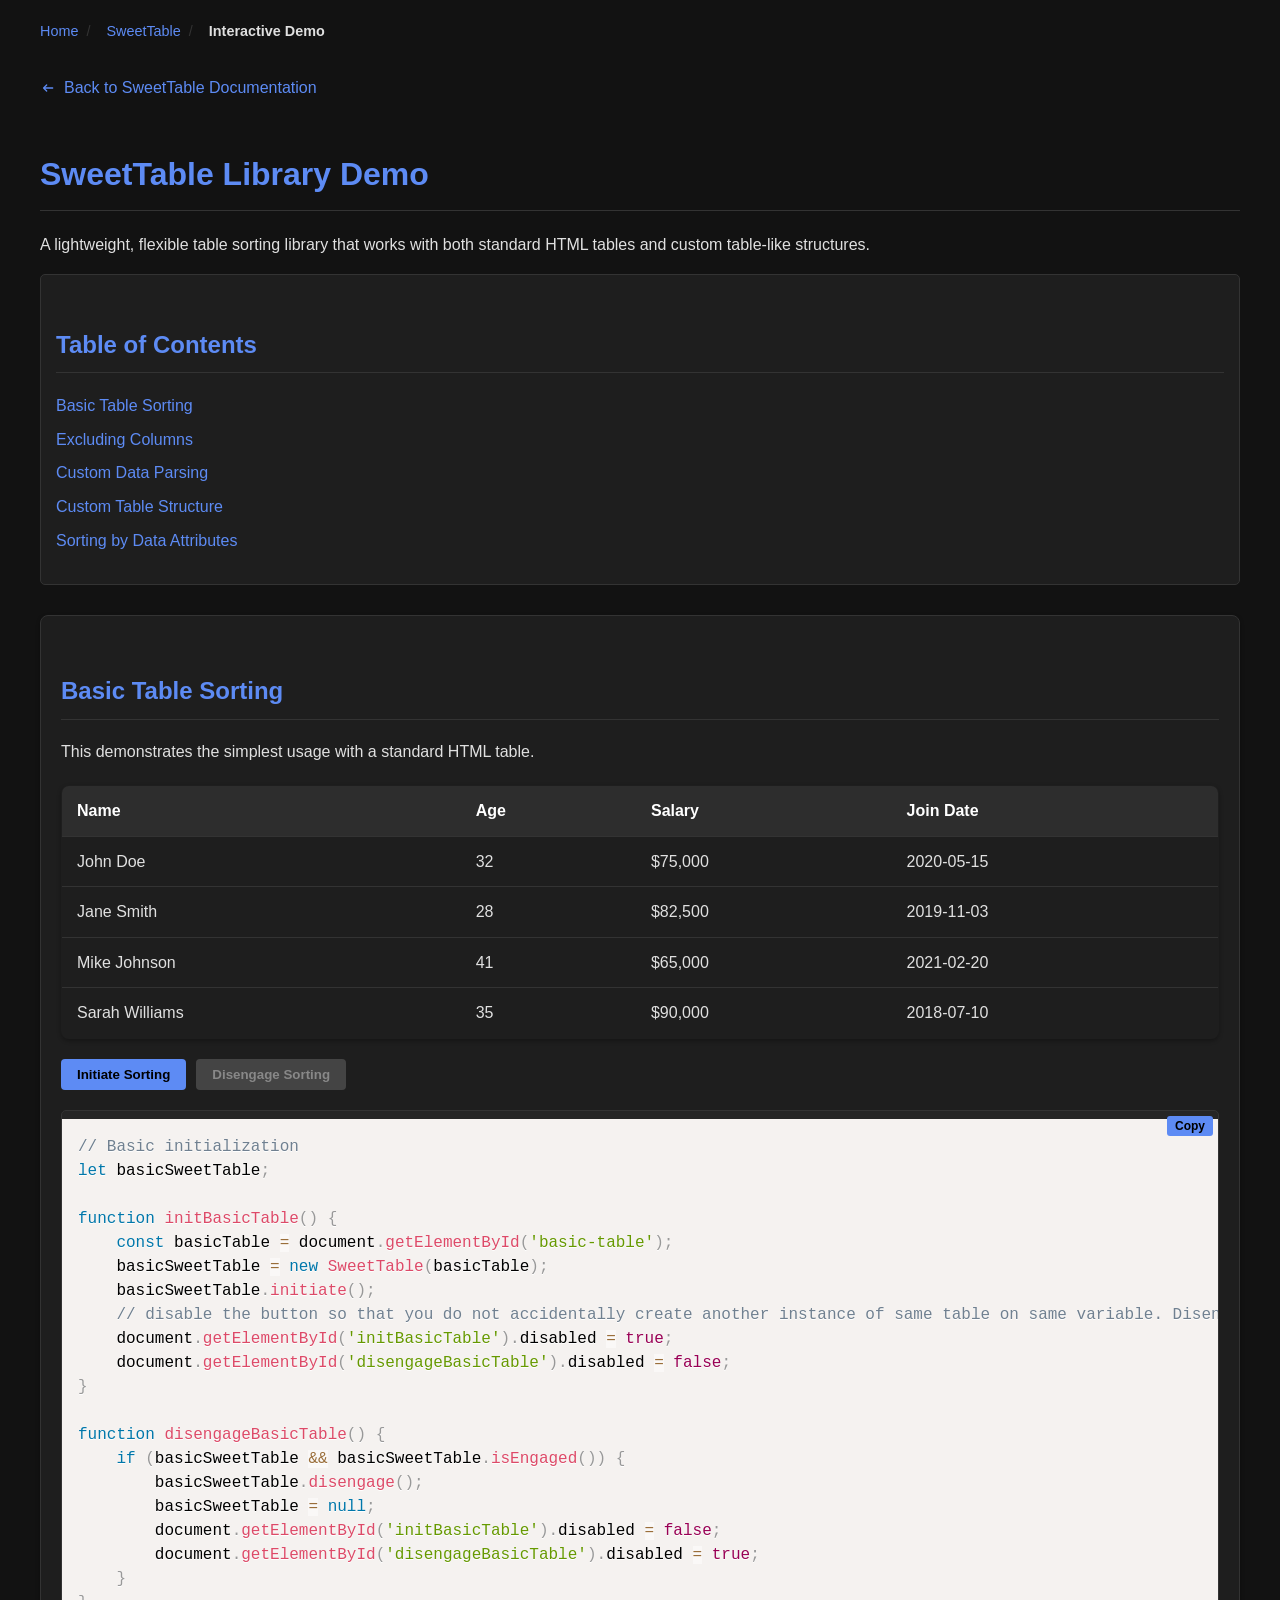
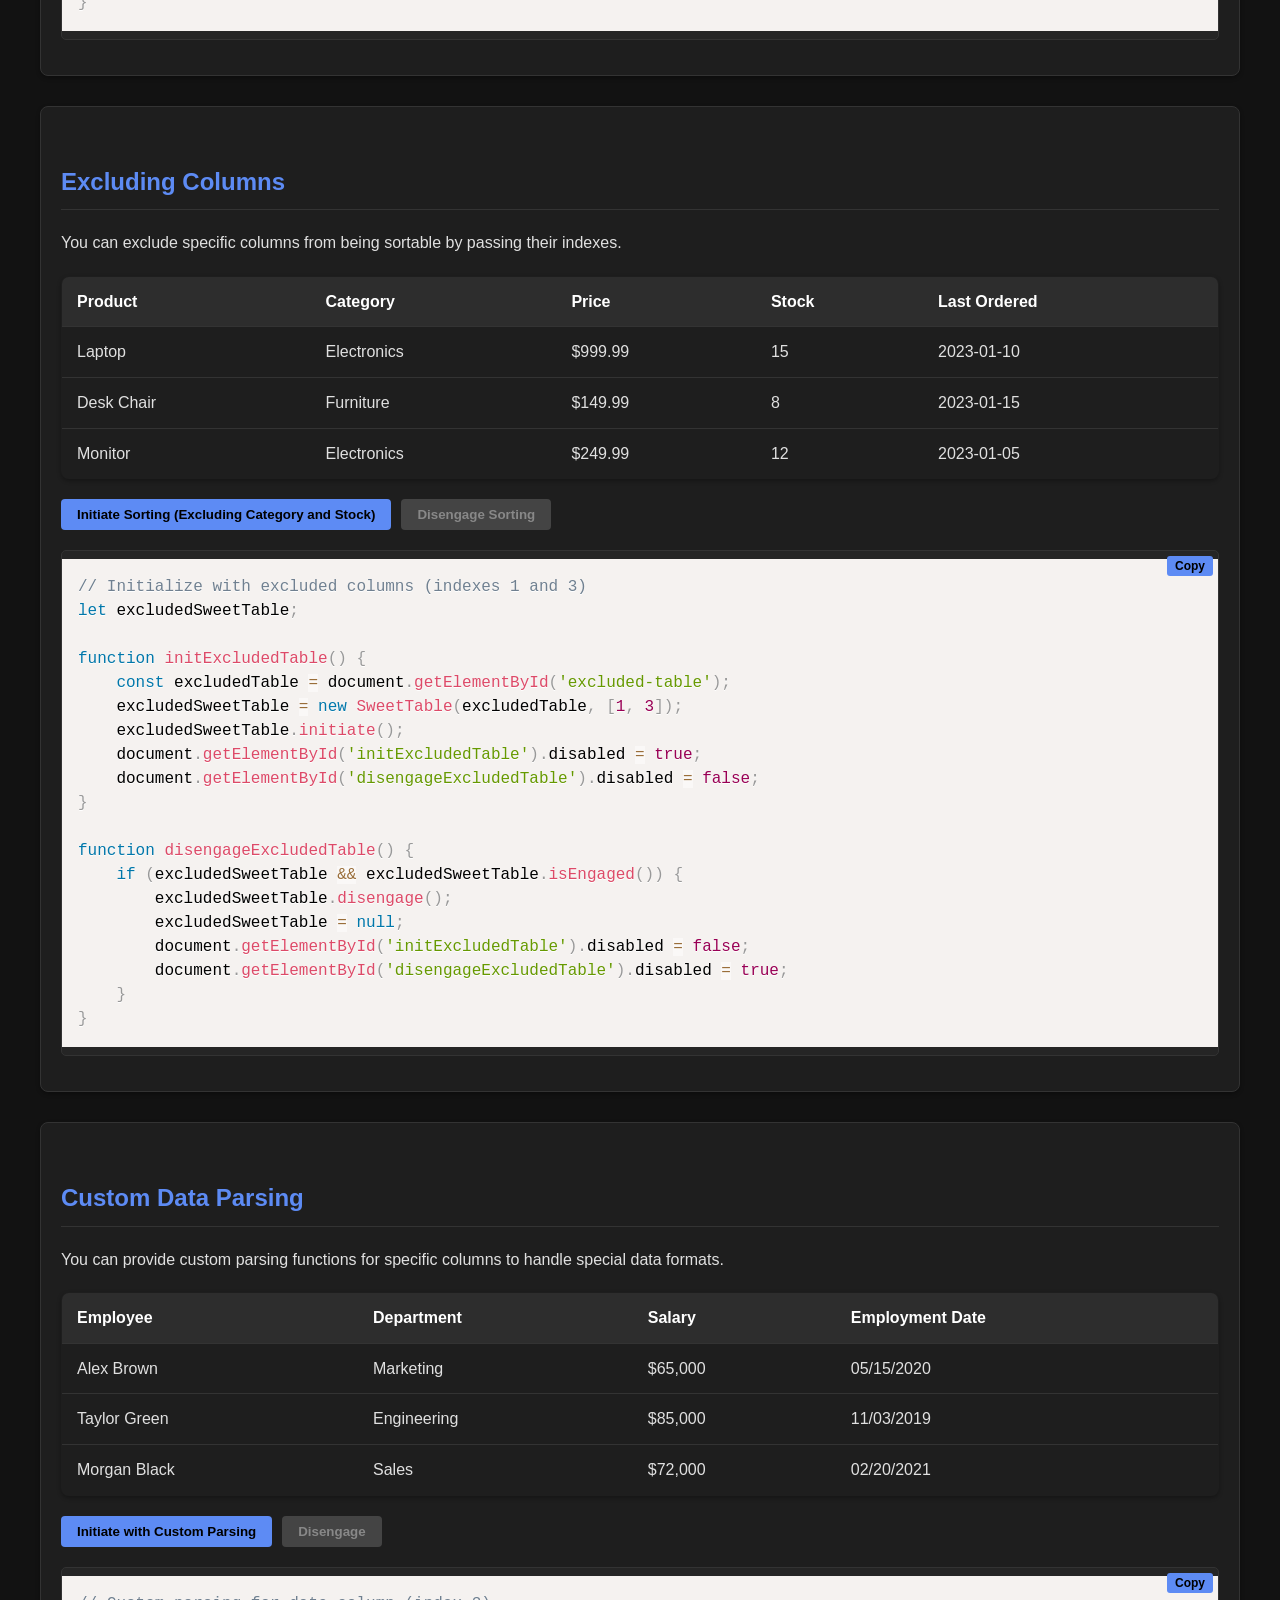
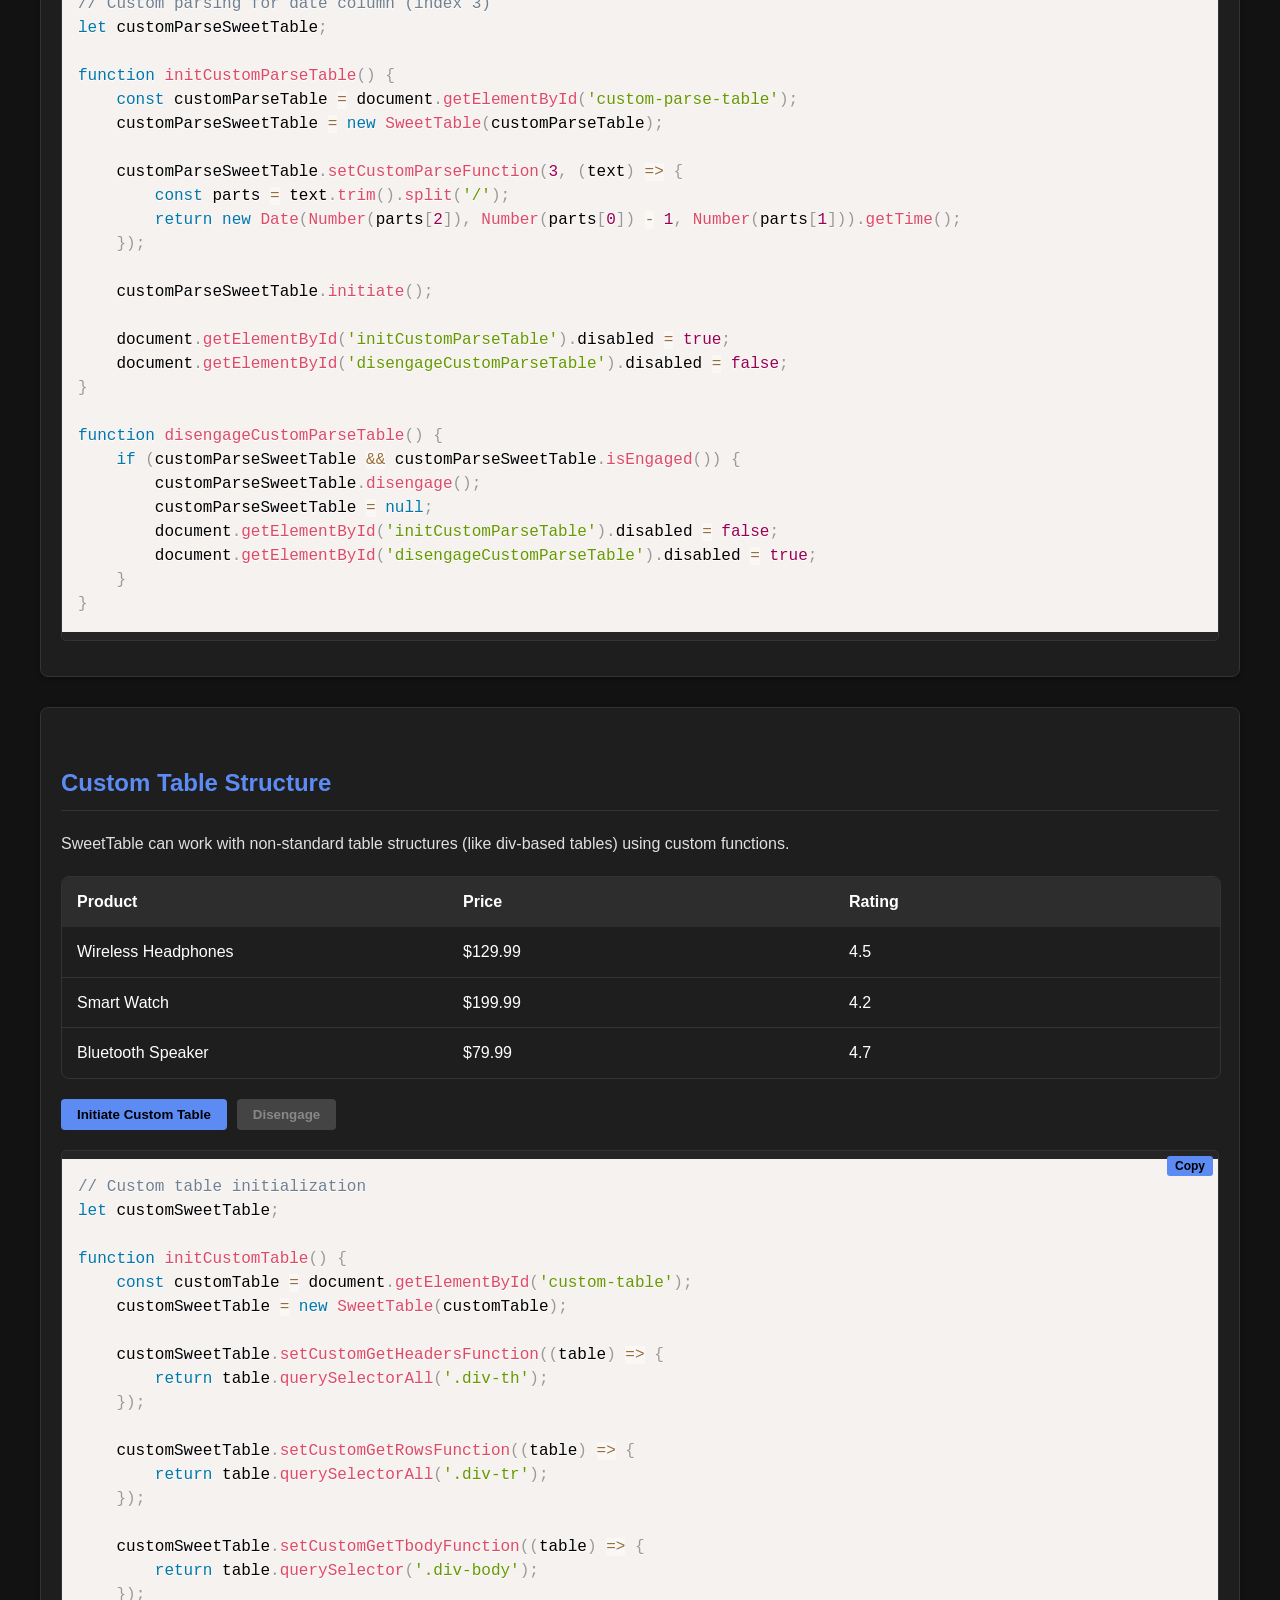
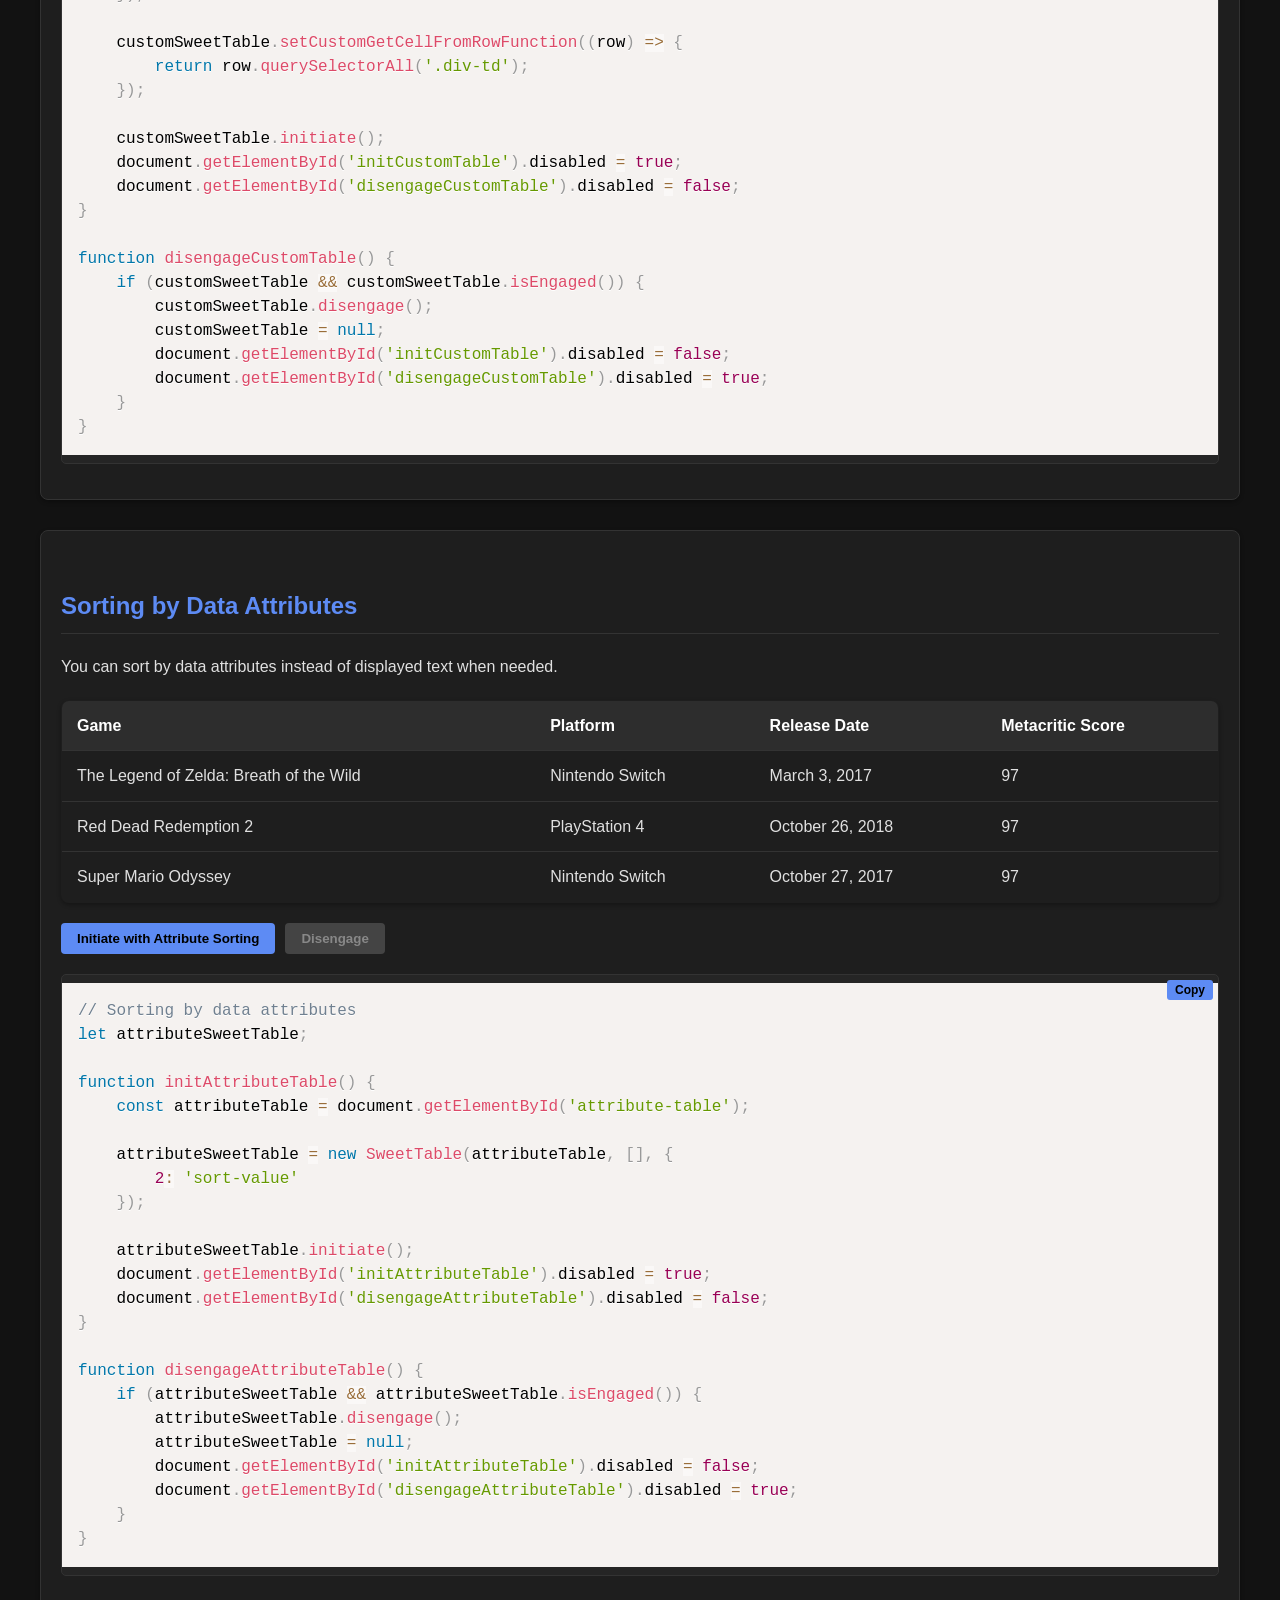
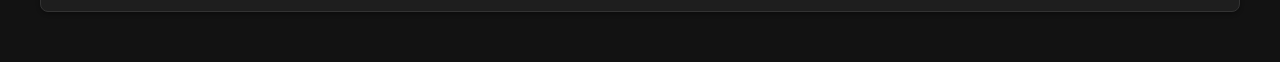
<file: docs/examples/sweetTables/demo.html>
<!DOCTYPE html>
<html lang="en">

<head>
    <meta charset="UTF-8">
    <meta name="viewport" content="width=device-width, initial-scale=1.0">
    <title>SweetTable Demo | Table Test</title>

    <!-- SEO Meta Tags -->
    <meta name="description"
        content="Interactive demo for SweetTable - an advanced JavaScript library for sorting both standard HTML tables and custom table-like structures. Test features like custom parsing, excluded columns, and attribute-based sorting.">
    <meta name="keywords"
        content="SweetTable, JavaScript library, table sorting, custom tables, interactive demo, Sid-the-sloth1, open source">
    <meta name="author" content="Sid The Sloth (Hardy)">

    <!-- Canonical URL -->
    <link rel="canonical" href="https://sid-the-sloth1.github.io/docs/examples/sweetTables/demo.html">

    <!-- Open Graph / Facebook -->
    <meta property="og:type" content="website">
    <meta property="og:url" content="https://sid-the-sloth1.github.io/docs/examples/sweetTables/demo.html">
    <meta property="og:title" content="SweetTable Demo - Interactive Testing | Sid-the-sloth1 Docs">
    <meta property="og:description"
        content="Interactive demo for SweetTable - an advanced JavaScript library for sorting both standard HTML tables and custom table-like structures.">
    <meta property="og:image" content="https://sid-the-sloth1.github.io/assets/meta/ogimg.png">

    <!-- Twitter -->
    <meta name="twitter:card" content="summary_large_image">
    <meta name="twitter:title" content="SweetTable Demo - Interactive Testing | Sid-the-sloth1 Docs">
    <meta name="twitter:description"
        content="Interactive demo for SweetTable - an advanced JavaScript library for sorting both standard and custom tables.">
    <meta name="twitter:image" content="https://sid-the-sloth1.github.io/assets/meta/twitter-card.png">
    <meta name="twitter:image:alt" content="SweetTable Interactive Demo">

    <!-- Schema.org markup -->
    <script type="application/ld+json">
{
  "@context": "https://schema.org",
  "@type": "WebPage",
  "name": "SweetTable Interactive Demo",
  "url": "https://sid-the-sloth1.github.io/docs/examples/sweetTables/demo.html",
  "description": "Interactive testing page for SweetTable JavaScript library",
  "creator": {
    "@type": "Person",
    "name": "Hardy (Sid The Sloth)"
  }
}
</script>
    <style>
        :root {
            /* Color Scheme */
            --bg-color: #121212;
            --surface-color: #1e1e1e;
            --primary-color: #5d8bf4;
            --primary-variant: #7da3f6;
            --secondary-color: #03dac6;
            --error-color: #cf6679;
            --success-color: #4CAF50;
            --warning-color: #ff9800;

            /* Text Colors */
            --on-bg-color: #e0e0e0;
            --on-surface-color: #ffffff;
            --on-primary-color: #000000;

            /* UI Elements */
            --border-color: #333333;
            --header-bg: #2d2d2d;
            --header-text: #ffffff;
            --code-bg: #252525;
            --hover-bg: rgba(255, 255, 255, 0.05);
            --active-bg: rgba(93, 139, 244, 0.2);
        }

        /* Base Styles */
        body {
            font-family: 'Segoe UI', Roboto, Oxygen, Ubuntu, Cantarell, 'Open Sans', 'Helvetica Neue', sans-serif;
            background-color: var(--bg-color);
            color: var(--on-bg-color);
            line-height: 1.6;
            margin: 0 auto;
            padding: 20px;
            max-width: 1200px;
        }

        h1,
        h2,
        h3,
        h4 {
            color: var(--primary-color);
            margin-top: 1.5em;
        }

        h1 {
            border-bottom: 1px solid var(--border-color);
            padding-bottom: 10px;
        }

        h2 {
            border-bottom: 1px solid var(--border-color);
            padding-bottom: 8px;
        }

        /* Layout Components */
        .demo-section,
        .test-section,
        section {
            background-color: var(--surface-color);
            padding: 20px;
            border-radius: 8px;
            margin-bottom: 30px;
            box-shadow: 0 2px 4px rgba(0, 0, 0, 0.3);
            border: 1px solid var(--border-color);
        }

        .toc {
            background-color: var(--surface-color);
            padding: 15px;
            border-radius: 5px;
            margin-bottom: 30px;
            border: 1px solid var(--border-color);
        }

        .toc ul {
            list-style: none;
            padding-left: 0;
        }

        .toc li {
            margin: 8px 0;
        }

        .toc a {
            color: var(--primary-color);
            text-decoration: none;
        }

        .toc a:hover {
            text-decoration: underline;
        }

        /* Tables - Standard HTML */
        table {
            width: 100%;
            border-collapse: collapse;
            margin: 20px 0;
            box-shadow: 0 2px 4px rgba(0, 0, 0, 0.3);
            border-radius: 8px;
            overflow: hidden;
            border: 1px solid var(--border-color);
        }

        th,
        td {
            padding: 12px 15px;
            text-align: left;
            border-bottom: 1px solid var(--border-color);
        }

        th {
            background-color: var(--header-bg);
            color: var(--header-text);
            font-weight: 600;
            cursor: pointer;
            transition: background-color 0.2s;
        }

        th:hover {
            background-color: var(--hover-bg);
        }

        th.sort-asc::after {
            content: " ↑";
            color: var(--primary-color);
        }

        th.sort-desc::after {
            content: " ↓";
            color: var(--primary-color);
        }

        /* Custom Table Structures */
        .div-table,
        .ul-table,
        .ol-table {
            width: 100%;
            margin: 20px 0;
            border: 1px solid var(--border-color);
            border-radius: 8px;
            overflow: hidden;
        }

        .div-header,
        .ul-header,
        .ol-header {
            display: flex;
            background-color: var(--header-bg);
            color: var(--header-text);
            font-weight: bold;
        }

        .div-th,
        .ul-th,
        .ol-th {
            padding: 12px 15px;
            flex: 1;
            cursor: pointer;
            transition: background-color 0.2s;
        }

        .div-th:hover,
        .ul-th:hover,
        .ol-th:hover {
            background-color: var(--hover-bg);
        }

        .div-body,
        .ul-body,
        .ol-body {
            display: flex;
            flex-direction: column;
        }

        .div-tr,
        .ul-tr,
        .ol-tr {
            display: flex;
            border-bottom: 1px solid var(--border-color);
        }

        .div-tr:last-child,
        .ul-tr:last-child,
        .ol-tr:last-child {
            border-bottom: none;
        }

        .div-td,
        .ul-td,
        .ol-td {
            padding: 12px 15px;
            flex: 1;
            color: var(--on-surface-color);
        }

        /* Table Rows & Hover Effects */
        tbody tr,
        .div-tr,
        .ul-tr,
        .ol-tr {
            transition: background-color 0.2s;
        }

        tbody tr:hover,
        .div-tr:hover,
        .ul-tr:hover,
        .ol-tr:hover {
            background-color: var(--hover-bg);
        }

        /* Navigation & Breadcrumbs */
        .breadcrumbs ol {
            display: flex;
            flex-wrap: wrap;
            gap: 0.5rem;
            padding: 0;
            margin: 0 0 2rem 0;
            list-style: none;
            font-size: 0.9rem;
        }

        .breadcrumbs li {
            display: flex;
            align-items: center;
        }

        .breadcrumbs li:not(:last-child)::after {
            content: "/";
            margin: 0 0.5rem;
            color: var(--border-color);
        }

        .breadcrumbs a {
            color: var(--primary-color);
            text-decoration: none;
        }

        .breadcrumbs [aria-current="page"] {
            color: var(--on-bg-color);
            font-weight: bold;
        }

        /* Buttons & Controls */
        .controls,
        .test-controls {
            display: flex;
            gap: 10px;
            margin: 20px 0;
            flex-wrap: wrap;
        }

        button {
            background-color: var(--primary-color);
            color: var(--on-primary-color);
            border: none;
            padding: 8px 16px;
            border-radius: 4px;
            cursor: pointer;
            transition: all 0.2s;
            font-weight: 600;
        }

        button:hover {
            background-color: var(--primary-variant);
            transform: translateY(-1px);
            box-shadow: 0 2px 4px rgba(0, 0, 0, 0.3);
        }

        button:active {
            transform: translateY(0);
        }

        button:disabled,
        button:disabled:hover {
            background-color: #444444 !important;
            color: #888888 !important;
            cursor: not-allowed !important;
            transform: none !important;
            box-shadow: none !important;
        }

        .disengage-btn {
            background-color: var(--error-color);
            color: white;
        }

        .disengage-btn:hover {
            background-color: #f28499;
        }

        /* Messages & Status */
        .message,
        .test-result,
        #perfResult {
            padding: 10px;
            margin: 15px 0;
            border-radius: 4px;
            font-weight: 500;
        }

        .error {
            color: var(--error-color);
            background-color: rgba(207, 102, 121, 0.2);
        }

        .success {
            color: var(--success-color);
            background-color: rgba(76, 175, 80, 0.2);
        }

        .warning {
            color: var(--warning-color);
            background-color: rgba(255, 152, 0, 0.2);
        }

        /* Code Blocks */
        .code-block {
            position: relative;
            background-color: var(--code-bg);
            border-radius: 5px;
            margin: 15px 0;
            overflow: hidden;
            border: 1px solid var(--border-color);
        }

        .copy-btn {
            position: absolute;
            top: 5px;
            right: 5px;
            padding: 3px 8px;
            font-size: 12px;
            background: var(--primary-color);
            color: var(--on-primary-color);
            border: none;
            border-radius: 3px;
            cursor: pointer;
        }

        .copy-btn:hover {
            background: var(--primary-variant);
        }

        pre[class*="language-"] {
            margin: 0;
            border-radius: 0;
        }

        /* Feature Grid */
        .feature-grid {
            display: grid;
            grid-template-columns: repeat(auto-fill, minmax(300px, 1fr));
            gap: 20px;
            margin: 20px 0;
        }

        .feature-card {
            background-color: var(--code-bg);
            padding: 15px;
            border-radius: 5px;
            border-left: 4px solid var(--primary-color);
            color: white;
            border: 1px solid var(--border-color);
        }

        /* Back Link */
        #back-to-homepage a {
            display: flex;
            align-items: center;
            gap: 0.5em;
            text-decoration: none;
            color: var(--primary-color);
        }

        #back-to-homepage a svg {
            flex-shrink: 0;
            width: 1em;
            height: 1em;
        }

        #back-to-homepage {
            margin: 10px 0;
        }

        /* Progress Element */
        progress {
            width: 100%;
            height: 20px;
            border-radius: 4px;
            background-color: var(--surface-color);
            border: 1px solid var(--border-color);
        }

        progress::-webkit-progress-bar {
            background-color: var(--surface-color);
            border-radius: 4px;
        }

        progress::-webkit-progress-value {
            background-color: var(--primary-color);
            border-radius: 4px;
        }

        progress::-moz-progress-bar {
            background-color: var(--primary-color);
            border-radius: 4px;
        }

        /* Status Badges */
        .status-badge {
            padding: 3px 8px;
            border-radius: 4px;
            font-size: 0.8em;
            font-weight: bold;
        }

        .status-badge.active {
            background-color: rgba(76, 175, 80, 0.2);
            color: var(--success-color);
        }

        .status-badge.inactive {
            background-color: rgba(207, 102, 121, 0.2);
            color: var(--error-color);
        }

        /* Responsive Adjustments */
        @media (max-width: 768px) {
            body {
                padding: 10px;
            }

            .feature-grid {
                grid-template-columns: 1fr;
            }

            .controls,
            .test-controls {
                flex-direction: column;
                align-items: flex-start;
            }

            .div-th,
            .div-td,
            .ul-th,
            .ul-td,
            .ol-th,
            .ol-td {
                padding: 8px 10px;
            }
        }

        /* Syntax Highlighting (for Prism.js) */
        .token.comment,
        .token.prolog,
        .token.doctype,
        .token.cdata {
            color: #6a9955;
        }

        .token.punctuation {
            color: #d4d4d4;
        }

        .token.property,
        .token.tag,
        .token.boolean,
        .token.number,
        .token.constant,
        .token.symbol,
        .token.deleted {
            color: #b5cea8;
        }

        .token.selector,
        .token.attr-name,
        .token.string,
        .token.char,
        .token.builtin,
        .token.inserted {
            color: #ce9178;
        }

        .token.operator,
        .token.entity,
        .token.url,
        .language-css .token.string,
        .style .token.string {
            color: #d4d4d4;
        }

        .token.atrule,
        .token.attr-value,
        .token.keyword {
            color: #569cd6;
        }

        .token.function,
        .token.class-name {
            color: #dcdcaa;
        }

        .token.regex,
        .token.important,
        .token.variable {
            color: #d16969;
        }
    </style>    <!-- Prism.js for syntax highlighting -->
    <link href="../../../css/prism.css" rel="stylesheet">
    <script src="../../../js/prism.js"></script>
    <!-- Shared Meta Assets (same as homepage) -->
    <link rel="icon" href="../../../assets/meta/favicon.ico" type="image/x-icon">
    <link rel="icon" type="image/png" sizes="32x32" href="../../../assets/meta/favicon-32x32.png">
    <link rel="icon" type="image/png" sizes="16x16" href="../../../assets/meta/favicon-16x16.png">
    <link rel="apple-touch-icon" sizes="180x180" href="../../../assets/meta/apple-touch-icon.png">
    <meta name="google-site-verification" content="g1EHB7r6RRB3Ioa-_hxz0rApg1rMswhGQ7xAxW9MjKA" />
</head>
<nav class="breadcrumbs" aria-label="Breadcrumb">
    <ol>
        <li><a href="../../../index.html">Home</a></li>
        <li><a href="../../sweetTable.html">SweetTable</a></li>
        <li aria-current="page">Interactive Demo</li>
    </ol>
</nav>

<body>
    <div id="back-to-homepage">
        <a href="../../sweetTable.html">
            <svg xmlns="http://www.w3.org/2000/svg" width="24" height="24" viewBox="0 0 24 24">
                <path fill="currentColor"
                    d="m7.85 13l2.85 2.85q.3.3.288.7t-.288.7q-.3.3-.712.313t-.713-.288L4.7 12.7q-.3-.3-.3-.7t.3-.7l4.575-4.575q.3-.3.713-.287t.712.312q.275.3.288.7t-.288.7L7.85 11H19q.425 0 .713.288T20 12t-.288.713T19 13z" />
            </svg>
            <span>Back to SweetTable Documentation</span>
        </a>
    </div>
    <h1>SweetTable Library Demo</h1>
    <p>A lightweight, flexible table sorting library that works with both standard HTML tables and custom table-like
        structures.</p>

    <div class="toc">
        <h2>Table of Contents</h2>
        <ul>
            <li><a href="#basic-sorting">Basic Table Sorting</a></li>
            <li><a href="#excluded-columns">Excluding Columns</a></li>
            <li><a href="#custom-parsing">Custom Data Parsing</a></li>
            <li><a href="#custom-structure">Custom Table Structure</a></li>
            <li><a href="#attribute-sorting">Sorting by Data Attributes</a></li>
        </ul>
    </div>

    <div id="basic-sorting" class="demo-section">
        <h2>Basic Table Sorting</h2>
        <p>This demonstrates the simplest usage with a standard HTML table.</p>

        <table id="basic-table">
            <thead>
                <tr>
                    <th>Name</th>
                    <th>Age</th>
                    <th>Salary</th>
                    <th>Join Date</th>
                </tr>
            </thead>
            <tbody>
                <tr>
                    <td>John Doe</td>
                    <td>32</td>
                    <td>$75,000</td>
                    <td>2020-05-15</td>
                </tr>
                <tr>
                    <td>Jane Smith</td>
                    <td>28</td>
                    <td>$82,500</td>
                    <td>2019-11-03</td>
                </tr>
                <tr>
                    <td>Mike Johnson</td>
                    <td>41</td>
                    <td>$65,000</td>
                    <td>2021-02-20</td>
                </tr>
                <tr>
                    <td>Sarah Williams</td>
                    <td>35</td>
                    <td>$90,000</td>
                    <td>2018-07-10</td>
                </tr>
            </tbody>
        </table>

        <div class="controls">
            <button id="initBasicTable" onclick="initBasicTable()">Initiate Sorting</button>
            <button id="disengageBasicTable" onclick="disengageBasicTable()" disabled>Disengage Sorting</button>
        </div>

        <div class="code-block">
            <button class="copy-btn" onclick="copyCode('basic-code')">Copy</button>
            <pre id="basic-code"><code class="language-javascript">// Basic initialization
let basicSweetTable;

function initBasicTable() {
    const basicTable = document.getElementById('basic-table');
    basicSweetTable = new SweetTable(basicTable);
    basicSweetTable.initiate();
    // disable the button so that you do not accidentally create another instance of same table on same variable. Disengage the first instance before creating another instance.
    document.getElementById('initBasicTable').disabled = true;
    document.getElementById('disengageBasicTable').disabled = false;
}

function disengageBasicTable() {
    if (basicSweetTable && basicSweetTable.isEngaged()) {
        basicSweetTable.disengage();
        basicSweetTable = null;
        document.getElementById('initBasicTable').disabled = false;
        document.getElementById('disengageBasicTable').disabled = true;
    }
}
</code></pre>
        </div>
    </div>

    <div id="excluded-columns" class="demo-section">
        <h2>Excluding Columns</h2>
        <p>You can exclude specific columns from being sortable by passing their indexes.</p>

        <table id="excluded-table">
            <thead>
                <tr>
                    <th>Product</th>
                    <th>Category</th>
                    <th>Price</th>
                    <th>Stock</th>
                    <th>Last Ordered</th>
                </tr>
            </thead>
            <tbody>
                <tr>
                    <td>Laptop</td>
                    <td>Electronics</td>
                    <td>$999.99</td>
                    <td>15</td>
                    <td>2023-01-10</td>
                </tr>
                <tr>
                    <td>Desk Chair</td>
                    <td>Furniture</td>
                    <td>$149.99</td>
                    <td>8</td>
                    <td>2023-01-15</td>
                </tr>
                <tr>
                    <td>Monitor</td>
                    <td>Electronics</td>
                    <td>$249.99</td>
                    <td>12</td>
                    <td>2023-01-05</td>
                </tr>
            </tbody>
        </table>

        <div class="controls">
            <button id="initExcludedTable" onclick="initExcludedTable()">Initiate Sorting (Excluding Category and
                Stock)</button>
            <button id="disengageExcludedTable" onclick="disengageExcludedTable()" disabled>Disengage Sorting</button>
        </div>

        <div class="code-block">
            <button class="copy-btn" onclick="copyCode('excluded-code')">Copy</button>
            <pre id="excluded-code"><code class="language-javascript">// Initialize with excluded columns (indexes 1 and 3)
let excludedSweetTable;

function initExcludedTable() {
    const excludedTable = document.getElementById('excluded-table');
    excludedSweetTable = new SweetTable(excludedTable, [1, 3]);
    excludedSweetTable.initiate();
    document.getElementById('initExcludedTable').disabled = true;
    document.getElementById('disengageExcludedTable').disabled = false;
}

function disengageExcludedTable() {
    if (excludedSweetTable && excludedSweetTable.isEngaged()) {
        excludedSweetTable.disengage();
        excludedSweetTable = null;
        document.getElementById('initExcludedTable').disabled = false;
        document.getElementById('disengageExcludedTable').disabled = true;
    }
}
</code></pre>
        </div>
    </div>

    <div id="custom-parsing" class="demo-section">
        <h2>Custom Data Parsing</h2>
        <p>You can provide custom parsing functions for specific columns to handle special data formats.</p>

        <table id="custom-parse-table">
            <thead>
                <tr>
                    <th>Employee</th>
                    <th>Department</th>
                    <th>Salary</th>
                    <th>Employment Date</th>
                </tr>
            </thead>
            <tbody>
                <tr>
                    <td>Alex Brown</td>
                    <td>Marketing</td>
                    <td>$65,000</td>
                    <td>05/15/2020</td>
                </tr>
                <tr>
                    <td>Taylor Green</td>
                    <td>Engineering</td>
                    <td>$85,000</td>
                    <td>11/03/2019</td>
                </tr>
                <tr>
                    <td>Morgan Black</td>
                    <td>Sales</td>
                    <td>$72,000</td>
                    <td>02/20/2021</td>
                </tr>
            </tbody>
        </table>

        <div class="controls">
            <button id="initCustomParseTable" onclick="initCustomParseTable()">Initiate with Custom Parsing</button>
            <button id="disengageCustomParseTable" onclick="disengageCustomParseTable()" disabled>Disengage</button>

        </div>

        <div class="code-block">
            <button class="copy-btn" onclick="copyCode('custom-parse-code')">Copy</button>
            <pre id="custom-parse-code"><code class="language-javascript">// Custom parsing for date column (index 3)
let customParseSweetTable;

function initCustomParseTable() {
    const customParseTable = document.getElementById('custom-parse-table');
    customParseSweetTable = new SweetTable(customParseTable);

    customParseSweetTable.setCustomParseFunction(3, (text) => {
        const parts = text.trim().split('/');
        return new Date(Number(parts[2]), Number(parts[0]) - 1, Number(parts[1])).getTime();
    });

    customParseSweetTable.initiate();

    document.getElementById('initCustomParseTable').disabled = true;
    document.getElementById('disengageCustomParseTable').disabled = false;
}

function disengageCustomParseTable() {
    if (customParseSweetTable && customParseSweetTable.isEngaged()) {
        customParseSweetTable.disengage();
        customParseSweetTable = null;
        document.getElementById('initCustomParseTable').disabled = false;
        document.getElementById('disengageCustomParseTable').disabled = true;
    }
}
</code></pre>
        </div>
    </div>

    <div id="custom-structure" class="demo-section">
        <h2>Custom Table Structure</h2>
        <p>SweetTable can work with non-standard table structures (like div-based tables) using custom functions.</p>

        <div class="div-table" id="custom-table">
            <div class="div-header">
                <div class="div-th">Product</div>
                <div class="div-th">Price</div>
                <div class="div-th">Rating</div>
            </div>
            <div class="div-body">
                <div class="div-tr">
                    <div class="div-td">Wireless Headphones</div>
                    <div class="div-td">$129.99</div>
                    <div class="div-td">4.5</div>
                </div>
                <div class="div-tr">
                    <div class="div-td">Smart Watch</div>
                    <div class="div-td">$199.99</div>
                    <div class="div-td">4.2</div>
                </div>
                <div class="div-tr">
                    <div class="div-td">Bluetooth Speaker</div>
                    <div class="div-td">$79.99</div>
                    <div class="div-td">4.7</div>
                </div>
            </div>
        </div>

        <div class="controls">
            <button id="initCustomTable" onclick="initCustomTable()">Initiate Custom Table</button>
            <button id="disengageCustomTable" onclick="disengageCustomTable()" disabled>Disengage</button>

        </div>

        <div class="code-block">
            <button class="copy-btn" onclick="copyCode('custom-table-code')">Copy</button>
            <pre id="custom-table-code"><code class="language-javascript">// Custom table initialization
let customSweetTable;

function initCustomTable() {
    const customTable = document.getElementById('custom-table');
    customSweetTable = new SweetTable(customTable);

    customSweetTable.setCustomGetHeadersFunction((table) => {
        return table.querySelectorAll('.div-th');
    });

    customSweetTable.setCustomGetRowsFunction((table) => {
        return table.querySelectorAll('.div-tr');
    });

    customSweetTable.setCustomGetTbodyFunction((table) => {
        return table.querySelector('.div-body');
    });

    customSweetTable.setCustomGetCellFromRowFunction((row) => {
        return row.querySelectorAll('.div-td');
    });

    customSweetTable.initiate();
    document.getElementById('initCustomTable').disabled = true;
    document.getElementById('disengageCustomTable').disabled = false;
}

function disengageCustomTable() {
    if (customSweetTable && customSweetTable.isEngaged()) {
        customSweetTable.disengage();
        customSweetTable = null;
        document.getElementById('initCustomTable').disabled = false;
        document.getElementById('disengageCustomTable').disabled = true;
    }
}
</code></pre>
        </div>
    </div>

    <div id="attribute-sorting" class="demo-section">
        <h2>Sorting by Data Attributes</h2>
        <p>You can sort by data attributes instead of displayed text when needed.</p>

        <table id="attribute-table">
            <thead>
                <tr>
                    <th>Game</th>
                    <th>Platform</th>
                    <th>Release Date</th>
                    <th>Metacritic Score</th>
                </tr>
            </thead>
            <tbody>
                <tr>
                    <td>The Legend of Zelda: Breath of the Wild</td>
                    <td>Nintendo Switch</td>
                    <td data-sort-value="20170303">March 3, 2017</td>
                    <td>97</td>
                </tr>
                <tr>
                    <td>Red Dead Redemption 2</td>
                    <td>PlayStation 4</td>
                    <td data-sort-value="20181026">October 26, 2018</td>
                    <td>97</td>
                </tr>
                <tr>
                    <td>Super Mario Odyssey</td>
                    <td>Nintendo Switch</td>
                    <td data-sort-value="20171027">October 27, 2017</td>
                    <td>97</td>
                </tr>
            </tbody>
        </table>

        <div class="controls">
            <button id="initAttributeTable" onclick="initAttributeTable()">Initiate with Attribute Sorting</button>
            <button id="disengageAttributeTable" onclick="disengageAttributeTable()" disabled>Disengage</button>

        </div>

        <div class="code-block">
            <button class="copy-btn" onclick="copyCode('attribute-code')">Copy</button>
            <pre id="attribute-code"><code class="language-javascript">// Sorting by data attributes
let attributeSweetTable;

function initAttributeTable() {
    const attributeTable = document.getElementById('attribute-table');

    attributeSweetTable = new SweetTable(attributeTable, [], {
        2: 'sort-value'
    });

    attributeSweetTable.initiate();
    document.getElementById('initAttributeTable').disabled = true;
    document.getElementById('disengageAttributeTable').disabled = false;
}

function disengageAttributeTable() {
    if (attributeSweetTable && attributeSweetTable.isEngaged()) {
        attributeSweetTable.disengage();
        attributeSweetTable = null;
        document.getElementById('initAttributeTable').disabled = false;
        document.getElementById('disengageAttributeTable').disabled = true;
    }
}
</code></pre>
        </div>
    </div>

    <script src="../../../js/libs/sweetTable.js"></script>
    <script>
        // Basic table
        let basicSweetTable;
        function initBasicTable() {
            const basicTable = document.getElementById('basic-table');
            basicSweetTable = new SweetTable(basicTable);
            basicSweetTable.initiate();
            document.getElementById('initBasicTable').disabled = true;
            document.getElementById('disengageBasicTable').disabled = false;
        }
        function disengageBasicTable() {
            if (basicSweetTable && basicSweetTable.isEngaged()) {
                basicSweetTable.disengage();
                basicSweetTable = null;
                document.getElementById('initBasicTable').disabled = false;
                document.getElementById('disengageBasicTable').disabled = true;
            }
        }

        // Excluded columns table
        let excludedSweetTable;
        function initExcludedTable() {
            const excludedTable = document.getElementById('excluded-table');
            excludedSweetTable = new SweetTable(excludedTable, [1, 3]);
            excludedSweetTable.initiate();
            document.getElementById('initExcludedTable').disabled = true;
            document.getElementById('disengageExcludedTable').disabled = false;
        }
        function disengageExcludedTable() {
            if (excludedSweetTable && excludedSweetTable.isEngaged()) {
                excludedSweetTable.disengage();
                excludedSweetTable = null;
                document.getElementById('initExcludedTable').disabled = false;
                document.getElementById('disengageExcludedTable').disabled = true;
            }
        }

        // Custom parse table
        let customParseSweetTable;
        function initCustomParseTable() {
            const customParseTable = document.getElementById('custom-parse-table');
            customParseSweetTable = new SweetTable(customParseTable);
            customParseSweetTable.setCustomParseFunction(3, (text) => {
                const parts = text.trim().split('/');
                return new Date(Number(parts[2]), Number(parts[0]) - 1, Number(parts[1])).getTime();
            });
            customParseSweetTable.initiate();
            document.getElementById('initCustomParseTable').disabled = true;
            document.getElementById('disengageCustomParseTable').disabled = false;
        }
        function disengageCustomParseTable() {
            if (customParseSweetTable && customParseSweetTable.isEngaged()) {
                customParseSweetTable.disengage();
                customParseSweetTable = null;
                document.getElementById('initCustomParseTable').disabled = false;
                document.getElementById('disengageCustomParseTable').disabled = true;
            }
        }

        // Custom table structure
        let customSweetTable;
        function initCustomTable() {
            const customTable = document.getElementById('custom-table');
            customSweetTable = new SweetTable(customTable);
            customSweetTable.setCustomGetHeadersFunction((table) => {
                return table.querySelectorAll('.div-th');
            });
            customSweetTable.setCustomGetRowsFunction((table) => {
                return table.querySelectorAll('.div-tr');
            });
            customSweetTable.setCustomGetTbodyFunction((table) => {
                return table.querySelector('.div-body');
            });
            customSweetTable.setCustomGetCellFromRowFunction((row) => {
                return row.querySelectorAll('.div-td');
            });
            customSweetTable.initiate();
            document.getElementById('initCustomTable').disabled = true;
            document.getElementById('disengageCustomTable').disabled = false;
        }
        function disengageCustomTable() {
            if (customSweetTable && customSweetTable.isEngaged()) {
                customSweetTable.disengage();
                customSweetTable = null;
                document.getElementById('initCustomTable').disabled = false;
                document.getElementById('disengageCustomTable').disabled = true;
            }
        }

        // Attribute sorting table
        let attributeSweetTable;
        function initAttributeTable() {
            const attributeTable = document.getElementById('attribute-table');
            attributeSweetTable = new SweetTable(attributeTable, [], {
                2: 'sort-value'
            });
            attributeSweetTable.initiate();
            document.getElementById('initAttributeTable').disabled = true;
            document.getElementById('disengageAttributeTable').disabled = false;
        }
        function disengageAttributeTable() {
            if (attributeSweetTable && attributeSweetTable.isEngaged()) {
                attributeSweetTable.disengage();
                attributeSweetTable = null;
                document.getElementById('initAttributeTable').disabled = false;
                document.getElementById('disengageAttributeTable').disabled = true;
            }

        }

        // Copy code function
        function copyCode(id) {
            const codeElement = document.getElementById(id);
            const range = document.createRange();
            range.selectNode(codeElement);
            window.getSelection().removeAllRanges();
            window.getSelection().addRange(range);
            document.execCommand('copy');
            window.getSelection().removeAllRanges();

            const btn = event.target;
            btn.textContent = 'Copied!';
            setTimeout(() => {
                btn.textContent = 'Copy';
            }, 2000);
        }
    </script>
</body>

</html>
</file>
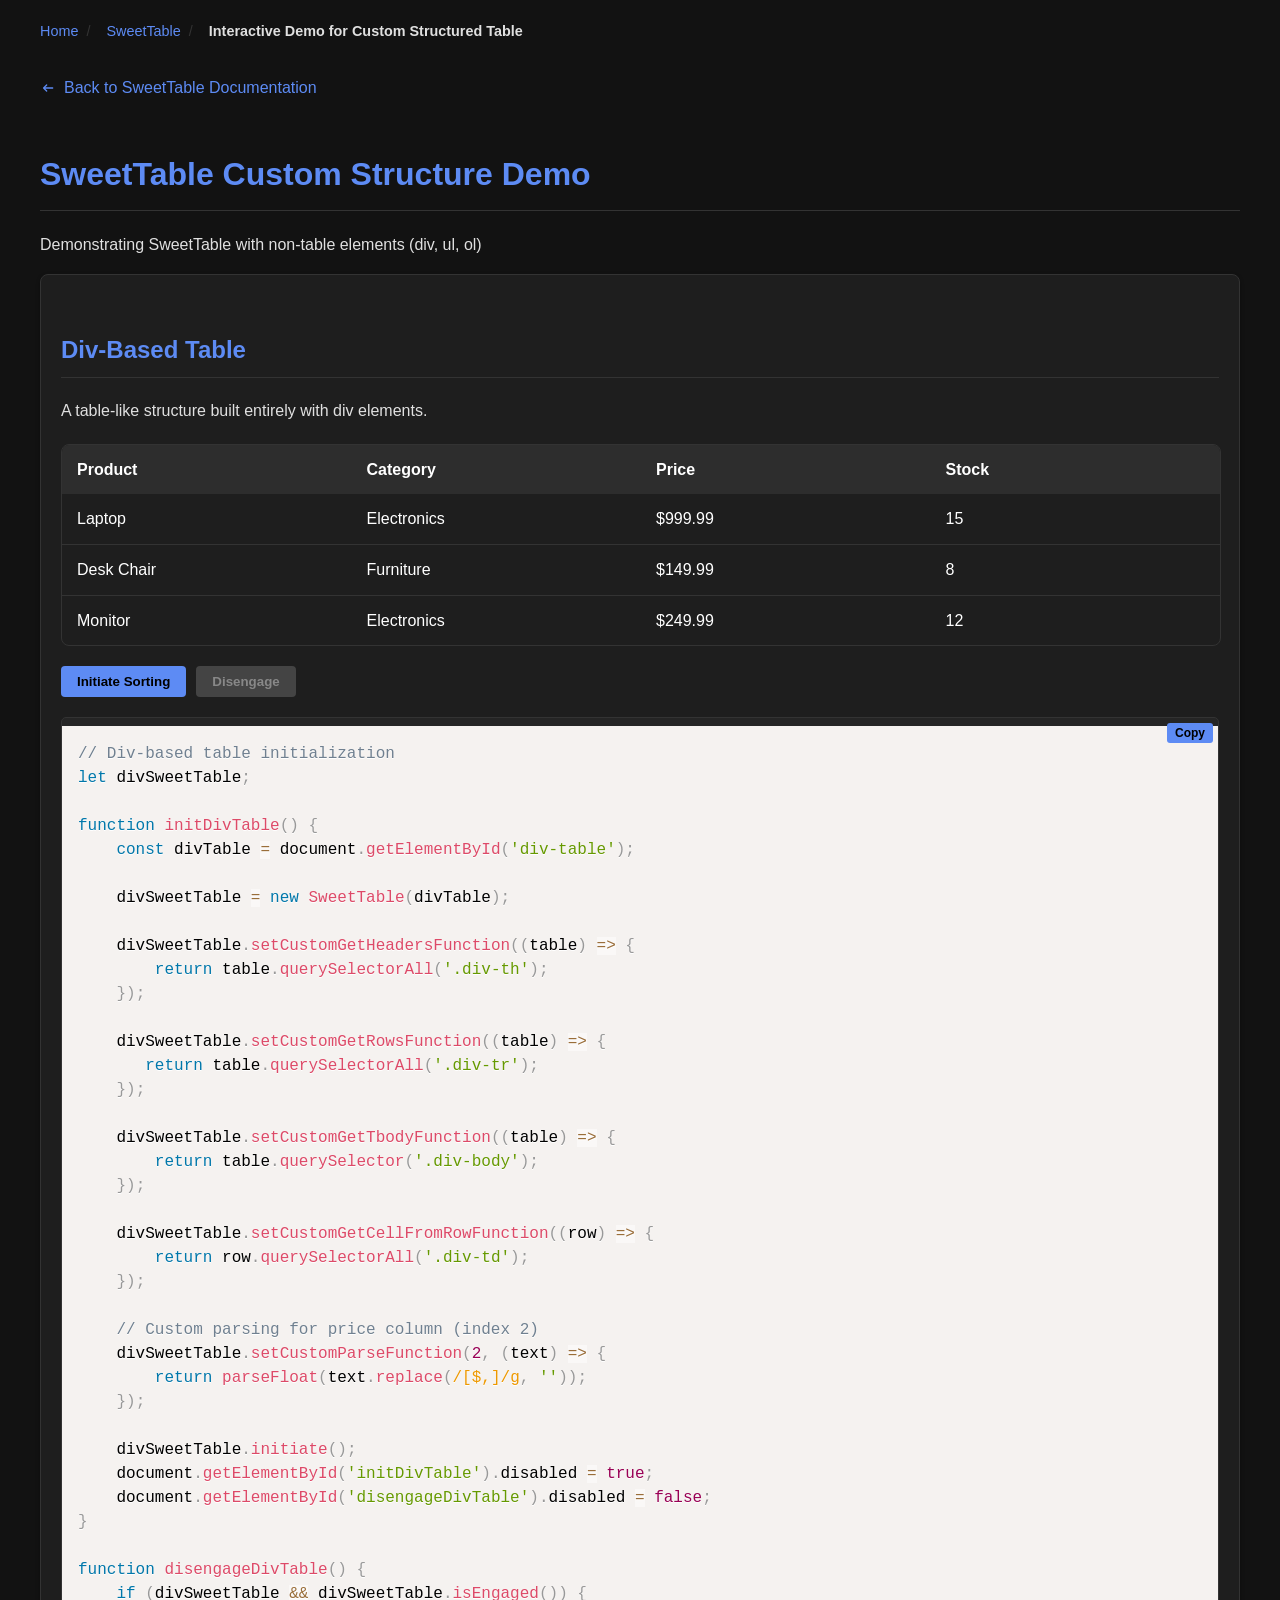
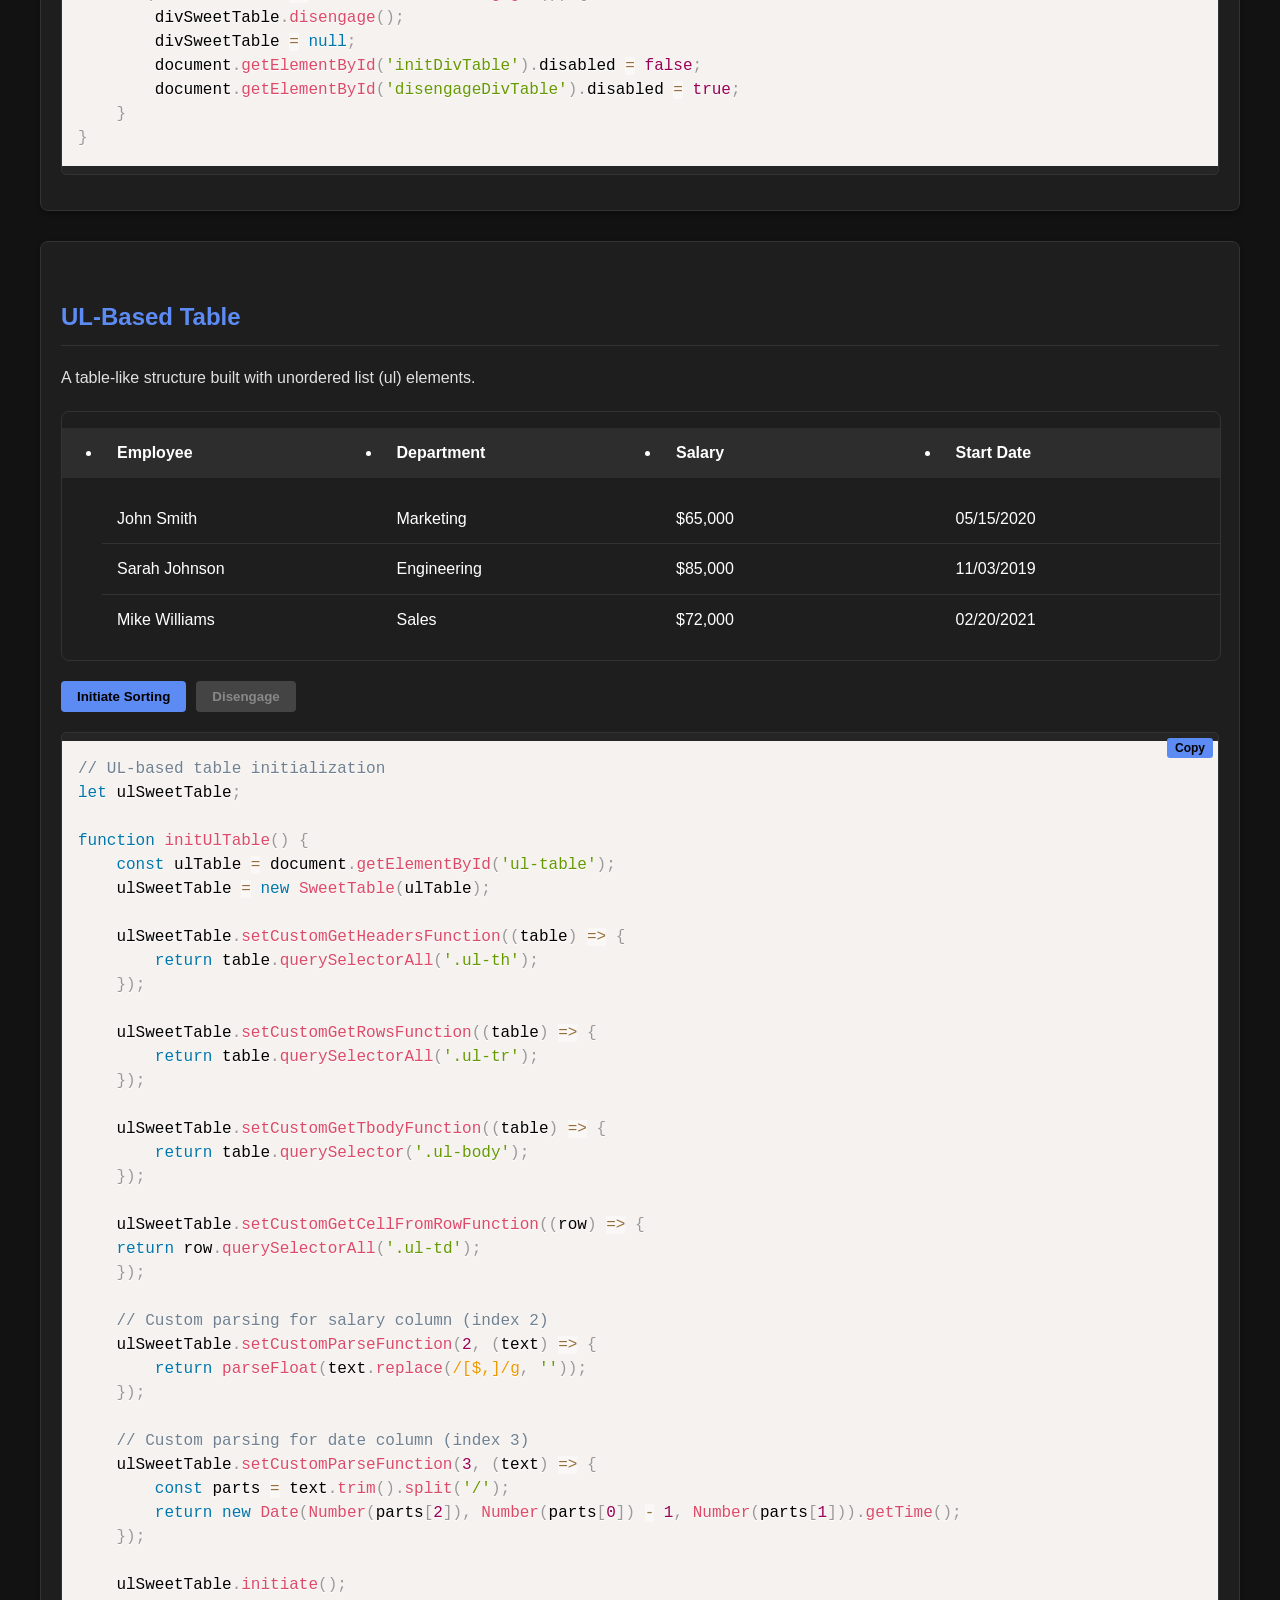
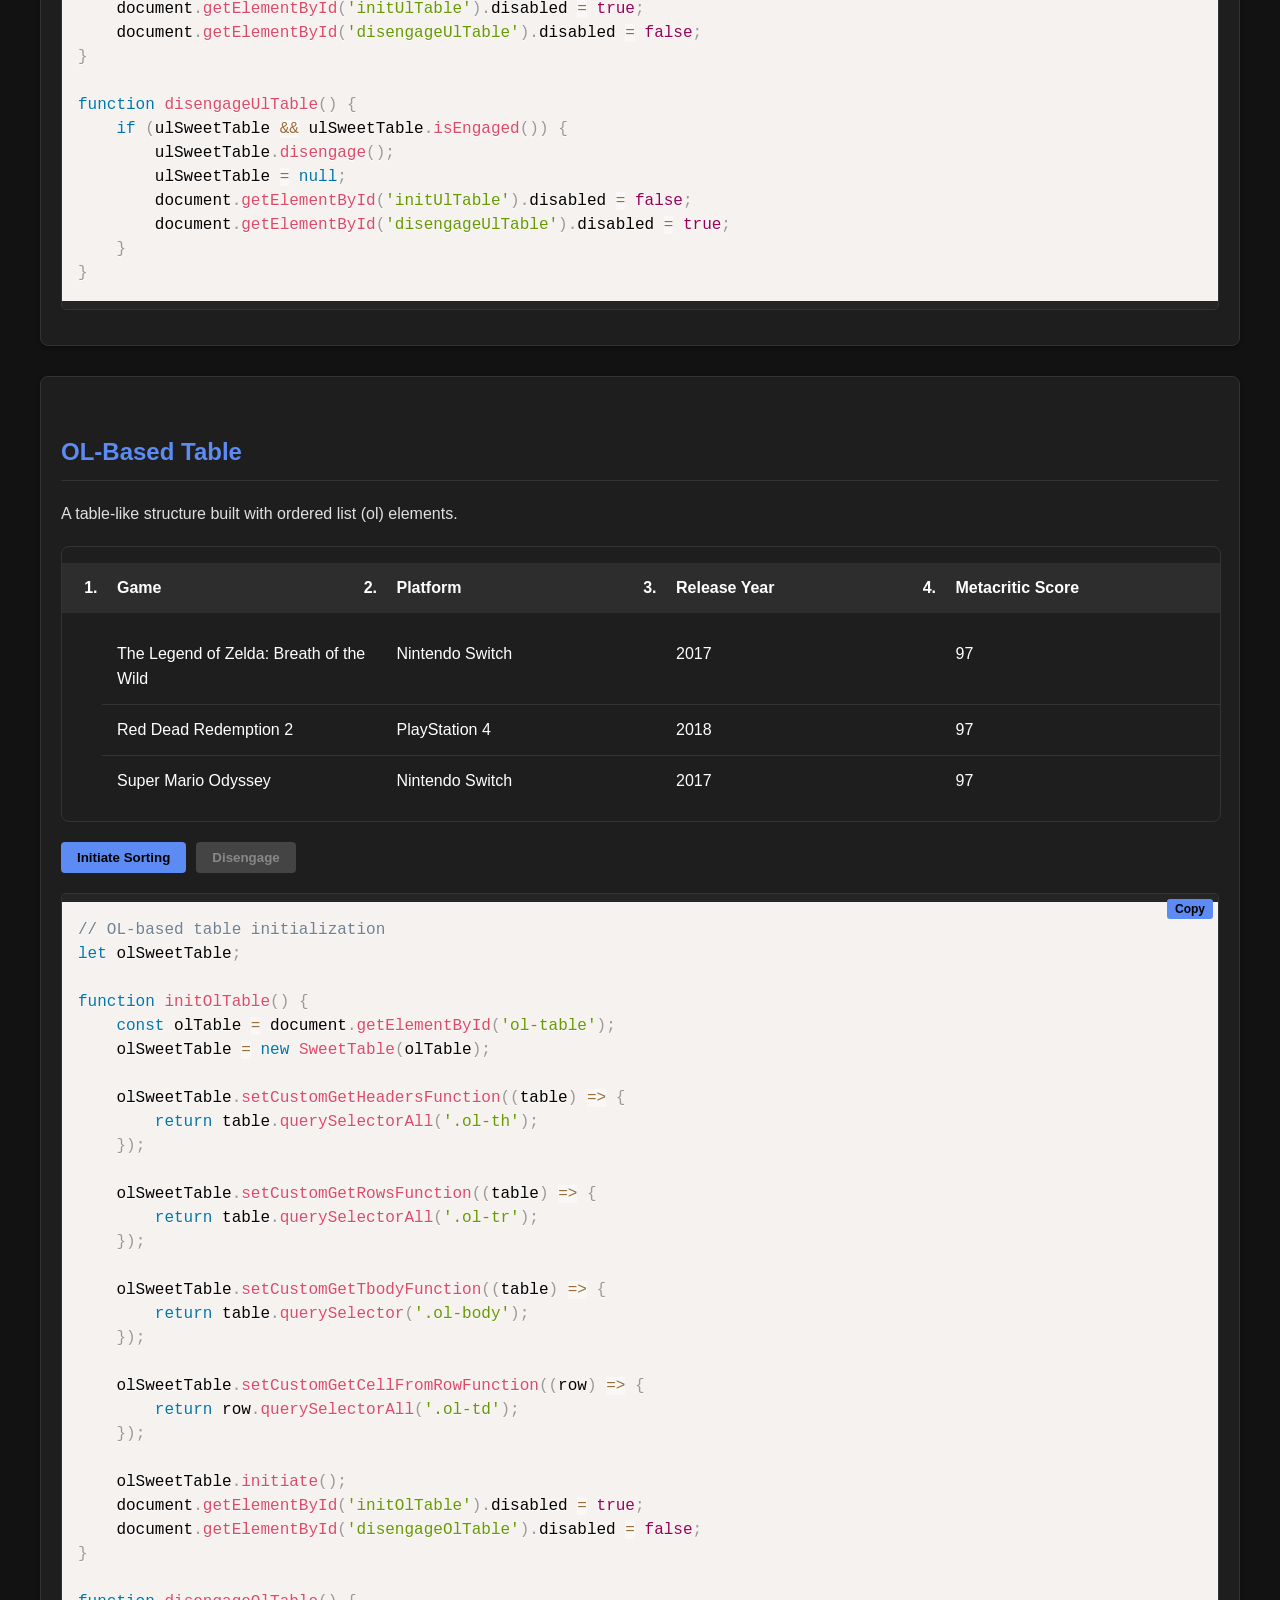
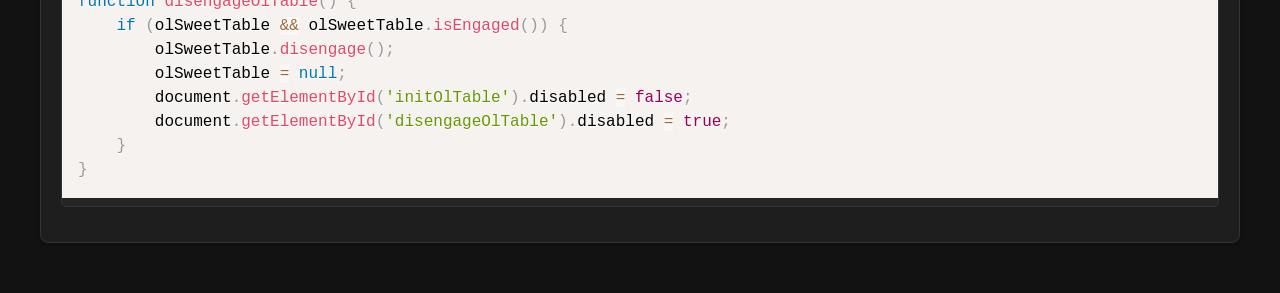
<file: docs/examples/sweetTables/non-TABLE-tables.html>
<!DOCTYPE html>
<html lang="en">

<head>
    <meta charset="UTF-8">
    <meta name="viewport" content="width=device-width, initial-scale=1.0">
    <title>SweetTable Custom Structure Demo</title>

    <!-- SEO Meta Tags -->
    <meta name="description"
        content="Interactive demo showing SweetTable working with non-table HTML elements (div, ul, ol). See how this JavaScript library can sort any table-like structure.">
    <meta name="keywords"
        content="SweetTable, JavaScript library, custom table sorting, div tables, ul tables, ol tables, non-table elements, Sid-the-sloth1, open source">
    <meta name="author" content="Sid The Sloth (Hardy)">

    <!-- Canonical URL -->
    <link rel="canonical" href="https://sid-the-sloth1.github.io/docs/examples/sweetTables/non-TABLE-tables.html">

    <!-- Open Graph / Facebook -->
    <meta property="og:type" content="website">
    <meta property="og:url" content="https://sid-the-sloth1.github.io/docs/examples/sweetTables/non-TABLE-tables.html">
    <meta property="og:title" content="SweetTable Custom Structure Demo | Sid-the-sloth1 Docs">
    <meta property="og:description"
        content="See SweetTable sorting div, ul and ol elements as if they were HTML tables in this interactive demo.">
    <meta property="og:image" content="https://sid-the-sloth1.github.io/assets/meta/ogimg.png">

    <!-- Twitter -->
    <meta name="twitter:card" content="summary_large_image">
    <meta name="twitter:title" content="SweetTable Custom Structure Demo | Sid-the-sloth1 Docs">
    <meta name="twitter:description"
        content="Interactive demo showing SweetTable sorting non-table HTML elements (div, ul, ol).">
    <meta name="twitter:image" content="https://sid-the-sloth1.github.io/assets/meta/twitter-card.png">
    <meta name="twitter:image:alt" content="SweetTable Custom Structure Demo">

    <!-- Schema.org markup -->
    <script type="application/ld+json">
{
  "@context": "https://schema.org",
  "@type": "WebPage",
  "name": "SweetTable Custom Structure Demo",
  "url": "https://sid-the-sloth1.github.io/docs/examples/sweetTables/non-TABLE-tables.html",
  "description": "Interactive demo showing SweetTable working with non-table HTML elements (div, ul, ol)",
  "creator": {
    "@type": "Person",
    "name": "Hardy (Sid The Sloth)"
  }
}
</script>
  <style>
    :root {
    /* Color Scheme */
    --bg-color: #121212;
    --surface-color: #1e1e1e;
    --primary-color: #5d8bf4;
    --primary-variant: #7da3f6;
    --secondary-color: #03dac6;
    --error-color: #cf6679;
    --success-color: #4CAF50;
    --warning-color: #ff9800;
    
    /* Text Colors */
    --on-bg-color: #e0e0e0;
    --on-surface-color: #ffffff;
    --on-primary-color: #000000;
    
    /* UI Elements */
    --border-color: #333333;
    --header-bg: #2d2d2d;
    --header-text: #ffffff;
    --code-bg: #252525;
    --hover-bg: rgba(255, 255, 255, 0.05);
    --active-bg: rgba(93, 139, 244, 0.2);
}

/* Base Styles */
body {
    font-family: 'Segoe UI', Roboto, Oxygen, Ubuntu, Cantarell, 'Open Sans', 'Helvetica Neue', sans-serif;
    background-color: var(--bg-color);
    color: var(--on-bg-color);
    line-height: 1.6;
    margin: 0 auto;
    padding: 20px;
    max-width: 1200px;
}

h1, h2, h3, h4 {
    color: var(--primary-color);
    margin-top: 1.5em;
}

h1 {
    border-bottom: 1px solid var(--border-color);
    padding-bottom: 10px;
}

h2 {
    border-bottom: 1px solid var(--border-color);
    padding-bottom: 8px;
}

/* Layout Components */
.demo-section, .test-section, section {
    background-color: var(--surface-color);
    padding: 20px;
    border-radius: 8px;
    margin-bottom: 30px;
    box-shadow: 0 2px 4px rgba(0, 0, 0, 0.3);
    border: 1px solid var(--border-color);
}



/* Custom Table Structures */
.div-table, .ul-table, .ol-table {
    width: 100%;
    margin: 20px 0;
    border: 1px solid var(--border-color);
    border-radius: 8px;
    overflow: hidden;
}

.div-header, .ul-header, .ol-header {
    display: flex;
    background-color: var(--header-bg);
    color: var(--header-text);
    font-weight: bold;
}

.div-th, .ul-th, .ol-th {
    padding: 12px 15px;
    flex: 1;
    cursor: pointer;
    transition: background-color 0.2s;
}

.div-th:hover, .ul-th:hover, .ol-th:hover {
    background-color: var(--hover-bg);
}

.div-body, .ul-body, .ol-body {
    display: flex;
    flex-direction: column;
}

.div-tr, .ul-tr, .ol-tr {
    display: flex;
    border-bottom: 1px solid var(--border-color);
}

.div-tr:last-child, .ul-tr:last-child, .ol-tr:last-child {
    border-bottom: none;
}

.div-td, .ul-td, .ol-td {
    padding: 12px 15px;
    flex: 1;
    color: var(--on-surface-color);
}

/* Table Rows & Hover Effects */
tbody tr, .div-tr, .ul-tr, .ol-tr {
    transition: background-color 0.2s;
}

tbody tr:hover, .div-tr:hover, .ul-tr:hover, .ol-tr:hover {
    background-color: var(--hover-bg);
}

/* Navigation & Breadcrumbs */
.breadcrumbs ol {
    display: flex;
    flex-wrap: wrap;
    gap: 0.5rem;
    padding: 0;
    margin: 0 0 2rem 0;
    list-style: none;
    font-size: 0.9rem;
}

.breadcrumbs li {
    display: flex;
    align-items: center;
}

.breadcrumbs li:not(:last-child)::after {
    content: "/";
    margin: 0 0.5rem;
    color: var(--border-color);
}

.breadcrumbs a {
    color: var(--primary-color);
    text-decoration: none;
}

.breadcrumbs [aria-current="page"] {
    color: var(--on-bg-color);
    font-weight: bold;
}

/* Buttons & Controls */
.controls, .test-controls {
    display: flex;
    gap: 10px;
    margin: 20px 0;
    flex-wrap: wrap;
}

button {
    background-color: var(--primary-color);
    color: var(--on-primary-color);
    border: none;
    padding: 8px 16px;
    border-radius: 4px;
    cursor: pointer;
    transition: all 0.2s;
    font-weight: 600;
}

button:hover {
    background-color: var(--primary-variant);
    transform: translateY(-1px);
    box-shadow: 0 2px 4px rgba(0, 0, 0, 0.3);
}

button:active {
    transform: translateY(0);
}

button:disabled, button:disabled:hover {
    background-color: #444444 !important;
    color: #888888 !important;
    cursor: not-allowed !important;
    transform: none !important;
    box-shadow: none !important;
}



/* Code Blocks */
.code-block {
    position: relative;
    background-color: var(--code-bg);
    border-radius: 5px;
    margin: 15px 0;
    overflow: hidden;
    border: 1px solid var(--border-color);
}

.copy-btn {
    position: absolute;
    top: 5px;
    right: 5px;
    padding: 3px 8px;
    font-size: 12px;
    background: var(--primary-color);
    color: var(--on-primary-color);
    border: none;
    border-radius: 3px;
    cursor: pointer;
}

.copy-btn:hover {
    background: var(--primary-variant);
}

pre[class*="language-"] {
    margin: 0;
    border-radius: 0;
}

/* Feature Grid */


/* Back Link */
#back-to-homepage a {
    display: flex;
    align-items: center;
    gap: 0.5em;
    text-decoration: none;
    color: var(--primary-color);
}

#back-to-homepage a svg {
    flex-shrink: 0;
    width: 1em;
    height: 1em;
}

#back-to-homepage {
    margin: 10px 0;
}



/* Status Badges */
.status-badge {
    padding: 3px 8px;
    border-radius: 4px;
    font-size: 0.8em;
    font-weight: bold;
}

.status-badge.active {
    background-color: rgba(76, 175, 80, 0.2);
    color: var(--success-color);
}

.status-badge.inactive {
    background-color: rgba(207, 102, 121, 0.2);
    color: var(--error-color);
}

/* Responsive Adjustments */
@media (max-width: 768px) {
    body {
        padding: 10px;
    }
    
    .feature-grid {
        grid-template-columns: 1fr;
    }
    
    .controls, .test-controls {
        flex-direction: column;
        align-items: flex-start;
    }
    
    .div-th, .div-td, 
    .ul-th, .ul-td, 
    .ol-th, .ol-td {
        padding: 8px 10px;
    }
}

/* Syntax Highlighting (for Prism.js) */
.token.comment,
.token.prolog,
.token.doctype,
.token.cdata {
    color: #6a9955;
}

.token.punctuation {
    color: #d4d4d4;
}

.token.property,
.token.tag,
.token.boolean,
.token.number,
.token.constant,
.token.symbol,
.token.deleted {
    color: #b5cea8;
}

.token.selector,
.token.attr-name,
.token.string,
.token.char,
.token.builtin,
.token.inserted {
    color: #ce9178;
}

.token.operator,
.token.entity,
.token.url,
.language-css .token.string,
.style .token.string {
    color: #d4d4d4;
}

.token.atrule,
.token.attr-value,
.token.keyword {
    color: #569cd6;
}

.token.function,
.token.class-name {
    color: #dcdcaa;
}

.token.regex,
.token.important,
.token.variable {
    color: #d16969;
}
  </style>
    <!-- Prism.js for syntax highlighting -->
    <link href="../../../css/prism.css" rel="stylesheet">
    <script src="../../../js/prism.js"></script>
    <!-- Shared Meta Assets (same as homepage) -->
    <link rel="icon" href="../../../assets/meta/favicon.ico" type="image/x-icon">
    <link rel="icon" type="image/png" sizes="32x32" href="../../../assets/meta/favicon-32x32.png">
    <link rel="icon" type="image/png" sizes="16x16" href="../../../assets/meta/favicon-16x16.png">
    <link rel="apple-touch-icon" sizes="180x180" href="../../../assets/meta/apple-touch-icon.png">
    <meta name="google-site-verification" content="g1EHB7r6RRB3Ioa-_hxz0rApg1rMswhGQ7xAxW9MjKA" />
</head>
<nav class="breadcrumbs" aria-label="Breadcrumb">
    <ol>
        <li><a href="../../../index.html">Home</a></li>
        <li><a href="../../sweetTable.html">SweetTable</a></li>
        <li aria-current="page">Interactive Demo for Custom Structured Table</li>
    </ol>
</nav>

<body>
    <div id="back-to-homepage">
        <a href="../../sweetTable.html">
            <svg xmlns="http://www.w3.org/2000/svg" width="24" height="24" viewBox="0 0 24 24">
                <path fill="currentColor"
                    d="m7.85 13l2.85 2.85q.3.3.288.7t-.288.7q-.3.3-.712.313t-.713-.288L4.7 12.7q-.3-.3-.3-.7t.3-.7l4.575-4.575q.3-.3.713-.287t.712.312q.275.3.288.7t-.288.7L7.85 11H19q.425 0 .713.288T20 12t-.288.713T19 13z" />
            </svg>
            <span>Back to SweetTable Documentation</span>
        </a>
    </div>
    <h1>SweetTable Custom Structure Demo</h1>
    <p>Demonstrating SweetTable with non-table elements (div, ul, ol)</p>

    <div class="demo-section">
        <h2>Div-Based Table</h2>
        <p>A table-like structure built entirely with div elements.</p>

        <div class="div-table" id="div-table">
            <div class="div-header">
                <div class="div-th">Product</div>
                <div class="div-th">Category</div>
                <div class="div-th">Price</div>
                <div class="div-th">Stock</div>
            </div>
            <div class="div-body">
                <div class="div-tr">
                    <div class="div-td">Laptop</div>
                    <div class="div-td">Electronics</div>
                    <div class="div-td">$999.99</div>
                    <div class="div-td">15</div>
                </div>
                <div class="div-tr">
                    <div class="div-td">Desk Chair</div>
                    <div class="div-td">Furniture</div>
                    <div class="div-td">$149.99</div>
                    <div class="div-td">8</div>
                </div>
                <div class="div-tr">
                    <div class="div-td">Monitor</div>
                    <div class="div-td">Electronics</div>
                    <div class="div-td">$249.99</div>
                    <div class="div-td">12</div>
                </div>
            </div>
        </div>

        <div class="controls">
            <button id="initDivTable" onclick="initDivTable()">Initiate Sorting</button>
            <button id="disengageDivTable" onclick="disengageDivTable()" disabled>Disengage</button>
        </div>

        <div class="code-block">
            <button class="copy-btn" onclick="copyCode('div-code')">Copy</button>
            <pre id="div-code"><code class="language-javascript">// Div-based table initialization
let divSweetTable;

function initDivTable() {
    const divTable = document.getElementById('div-table');

    divSweetTable = new SweetTable(divTable);

    divSweetTable.setCustomGetHeadersFunction((table) => {
        return table.querySelectorAll('.div-th');
    });

    divSweetTable.setCustomGetRowsFunction((table) => {
       return table.querySelectorAll('.div-tr');
    });

    divSweetTable.setCustomGetTbodyFunction((table) => {
        return table.querySelector('.div-body');
    });

    divSweetTable.setCustomGetCellFromRowFunction((row) => {
        return row.querySelectorAll('.div-td');
    });

    // Custom parsing for price column (index 2)
    divSweetTable.setCustomParseFunction(2, (text) => {
        return parseFloat(text.replace(/[$,]/g, ''));
    });

    divSweetTable.initiate();
    document.getElementById('initDivTable').disabled = true;
    document.getElementById('disengageDivTable').disabled = false;
}

function disengageDivTable() {
    if (divSweetTable && divSweetTable.isEngaged()) {
        divSweetTable.disengage();
        divSweetTable = null;
        document.getElementById('initDivTable').disabled = false;
        document.getElementById('disengageDivTable').disabled = true;
    }
}
</code></pre>
        </div>
    </div>

    <div class="demo-section">
        <h2>UL-Based Table</h2>
        <p>A table-like structure built with unordered list (ul) elements.</p>

        <div class="ul-table" id="ul-table">
            <ul class="ul-header">
                <li class="ul-th">Employee</li>
                <li class="ul-th">Department</li>
                <li class="ul-th">Salary</li>
                <li class="ul-th">Start Date</li>
            </ul>
            <ul class="ul-body">
                <li class="ul-tr">
                    <span class="ul-td">John Smith</span>
                    <span class="ul-td">Marketing</span>
                    <span class="ul-td">$65,000</span>
                    <span class="ul-td">05/15/2020</span>
                </li>
                <li class="ul-tr">
                    <span class="ul-td">Sarah Johnson</span>
                    <span class="ul-td">Engineering</span>
                    <span class="ul-td">$85,000</span>
                    <span class="ul-td">11/03/2019</span>
                </li>
                <li class="ul-tr">
                    <span class="ul-td">Mike Williams</span>
                    <span class="ul-td">Sales</span>
                    <span class="ul-td">$72,000</span>
                    <span class="ul-td">02/20/2021</span>
                </li>
            </ul>
        </div>

        <div class="controls">
            <button id="initUlTable" onclick="initUlTable()">Initiate Sorting</button>
            <button id="disengageUlTable" onclick="disengageUlTable()" disabled>Disengage</button>

        </div>

        <div class="code-block">
            <button class="copy-btn" onclick="copyCode('ul-code')">Copy</button>
            <pre id="ul-code"><code class="language-javascript">// UL-based table initialization
let ulSweetTable;

function initUlTable() {
    const ulTable = document.getElementById('ul-table');
    ulSweetTable = new SweetTable(ulTable);

    ulSweetTable.setCustomGetHeadersFunction((table) => {
        return table.querySelectorAll('.ul-th');
    });

    ulSweetTable.setCustomGetRowsFunction((table) => {
        return table.querySelectorAll('.ul-tr');
    });

    ulSweetTable.setCustomGetTbodyFunction((table) => {
        return table.querySelector('.ul-body');
    });

    ulSweetTable.setCustomGetCellFromRowFunction((row) => {
    return row.querySelectorAll('.ul-td');
    });

    // Custom parsing for salary column (index 2)
    ulSweetTable.setCustomParseFunction(2, (text) => {
        return parseFloat(text.replace(/[$,]/g, ''));
    });

    // Custom parsing for date column (index 3)
    ulSweetTable.setCustomParseFunction(3, (text) => {
        const parts = text.trim().split('/');
        return new Date(Number(parts[2]), Number(parts[0]) - 1, Number(parts[1])).getTime();
    });

    ulSweetTable.initiate();
    document.getElementById('initUlTable').disabled = true;
    document.getElementById('disengageUlTable').disabled = false;
}

function disengageUlTable() {
    if (ulSweetTable && ulSweetTable.isEngaged()) {
        ulSweetTable.disengage();
        ulSweetTable = null;
        document.getElementById('initUlTable').disabled = false;
        document.getElementById('disengageUlTable').disabled = true;
    }
}
</code></pre>
        </div>
    </div>

    <div class="demo-section">
        <h2>OL-Based Table</h2>
        <p>A table-like structure built with ordered list (ol) elements.</p>

        <div class="ol-table" id="ol-table">
            <ol class="ol-header">
                <li class="ol-th">Game</li>
                <li class="ol-th">Platform</li>
                <li class="ol-th">Release Year</li>
                <li class="ol-th">Metacritic Score</li>
            </ol>
            <ol class="ol-body">
                <li class="ol-tr">
                    <span class="ol-td">The Legend of Zelda: Breath of the Wild</span>
                    <span class="ol-td">Nintendo Switch</span>
                    <span class="ol-td">2017</span>
                    <span class="ol-td">97</span>
                </li>
                <li class="ol-tr">
                    <span class="ol-td">Red Dead Redemption 2</span>
                    <span class="ol-td">PlayStation 4</span>
                    <span class="ol-td">2018</span>
                    <span class="ol-td">97</span>
                </li>
                <li class="ol-tr">
                    <span class="ol-td">Super Mario Odyssey</span>
                    <span class="ol-td">Nintendo Switch</span>
                    <span class="ol-td">2017</span>
                    <span class="ol-td">97</span>
                </li>
            </ol>
        </div>

        <div class="controls">
            <button id="initOlTable" onclick="initOlTable()">Initiate Sorting</button>
            <button id="disengageOlTable" onclick="disengageOlTable()" disabled>Disengage</button>
        </div>

        <div class="code-block">
            <button class="copy-btn" onclick="copyCode('ol-code')">Copy</button>
            <pre id="ol-code"><code class="language-javascript">// OL-based table initialization
let olSweetTable;

function initOlTable() {
    const olTable = document.getElementById('ol-table');
    olSweetTable = new SweetTable(olTable);

    olSweetTable.setCustomGetHeadersFunction((table) => {
        return table.querySelectorAll('.ol-th');
    });

    olSweetTable.setCustomGetRowsFunction((table) => {
        return table.querySelectorAll('.ol-tr');
    });

    olSweetTable.setCustomGetTbodyFunction((table) => {
        return table.querySelector('.ol-body');
    });

    olSweetTable.setCustomGetCellFromRowFunction((row) => {
        return row.querySelectorAll('.ol-td');
    });

    olSweetTable.initiate();
    document.getElementById('initOlTable').disabled = true;
    document.getElementById('disengageOlTable').disabled = false;
}

function disengageOlTable() {
    if (olSweetTable && olSweetTable.isEngaged()) {
        olSweetTable.disengage();
        olSweetTable = null;
        document.getElementById('initOlTable').disabled = false;
        document.getElementById('disengageOlTable').disabled = true;
    }
}
</code></pre>
        </div>
    </div>

    <script src="../../../js/libs/sweetTable.js"></script>
    <script>
        // Div-based table
        let divSweetTable;
        function initDivTable() {
            const divTable = document.getElementById('div-table');

            divSweetTable = new SweetTable(divTable);

            divSweetTable.setCustomGetHeadersFunction((table) => {
                return table.querySelectorAll('.div-th');
            });

            divSweetTable.setCustomGetRowsFunction((table) => {
                return table.querySelectorAll('.div-tr');
            });

            divSweetTable.setCustomGetTbodyFunction((table) => {
                return table.querySelector('.div-body');
            });

            divSweetTable.setCustomGetCellFromRowFunction((row) => {
                return row.querySelectorAll('.div-td');
            });

            // Custom parsing for price column (index 2)
            divSweetTable.setCustomParseFunction(2, (text) => {
                return parseFloat(text.replace(/[$,]/g, ''));
            });

            divSweetTable.initiate();
            document.getElementById('initDivTable').disabled = true;
            document.getElementById('disengageDivTable').disabled = false;
        }
        function disengageDivTable() {
            if (divSweetTable && divSweetTable.isEngaged()) {
                divSweetTable.disengage();
                divSweetTable = null;
                document.getElementById('initDivTable').disabled = false;
                document.getElementById('disengageDivTable').disabled = true;
            }
        }

        // UL-based table
        let ulSweetTable;
        function initUlTable() {
            const ulTable = document.getElementById('ul-table');
            ulSweetTable = new SweetTable(ulTable);

            ulSweetTable.setCustomGetHeadersFunction((table) => {
                return table.querySelectorAll('.ul-th');
            });

            ulSweetTable.setCustomGetRowsFunction((table) => {
                return table.querySelectorAll('.ul-tr');
            });

            ulSweetTable.setCustomGetTbodyFunction((table) => {
                return table.querySelector('.ul-body');
            });

            ulSweetTable.setCustomGetCellFromRowFunction((row) => {
                return row.querySelectorAll('.ul-td');
            });

            // Custom parsing for salary column (index 2)
            ulSweetTable.setCustomParseFunction(2, (text) => {
                return parseFloat(text.replace(/[$,]/g, ''));
            });

            // Custom parsing for date column (index 3)
            ulSweetTable.setCustomParseFunction(3, (text) => {
                const parts = text.trim().split('/');
                return new Date(Number(parts[2]), Number(parts[0]) - 1, Number(parts[1])).getTime();
            });

            ulSweetTable.initiate();
            document.getElementById('initUlTable').disabled = true;
            document.getElementById('disengageUlTable').disabled = false;
        }
        function disengageUlTable() {
            if (ulSweetTable && ulSweetTable.isEngaged()) {
                ulSweetTable.disengage();
                ulSweetTable = null;
                document.getElementById('initUlTable').disabled = false;
                document.getElementById('disengageUlTable').disabled = true;
            }
        }

        // OL-based table
        let olSweetTable;
        function initOlTable() {
            const olTable = document.getElementById('ol-table');
            olSweetTable = new SweetTable(olTable);

            olSweetTable.setCustomGetHeadersFunction((table) => {
                return table.querySelectorAll('.ol-th');
            });

            olSweetTable.setCustomGetRowsFunction((table) => {
                return table.querySelectorAll('.ol-tr');
            });

            olSweetTable.setCustomGetTbodyFunction((table) => {
                return table.querySelector('.ol-body');
            });

            olSweetTable.setCustomGetCellFromRowFunction((row) => {
                return row.querySelectorAll('.ol-td');
            });

            olSweetTable.initiate();
            document.getElementById('initOlTable').disabled = true;
            document.getElementById('disengageOlTable').disabled = false;
        }
        function disengageOlTable() {
            if (olSweetTable && olSweetTable.isEngaged()) {
                olSweetTable.disengage();
                olSweetTable = null;
                document.getElementById('initOlTable').disabled = false;
                document.getElementById('disengageOlTable').disabled = true;
            }

        }

        // Copy code function
        function copyCode(id) {
            const codeElement = document.getElementById(id);
            const range = document.createRange();
            range.selectNode(codeElement);
            window.getSelection().removeAllRanges();
            window.getSelection().addRange(range);
            document.execCommand('copy');
            window.getSelection().removeAllRanges();

            const btn = event.target;
            btn.textContent = 'Copied!';
            setTimeout(() => {
                btn.textContent = 'Copy';
            }, 2000);
        }
    </script>
</body>

</html>
</file>
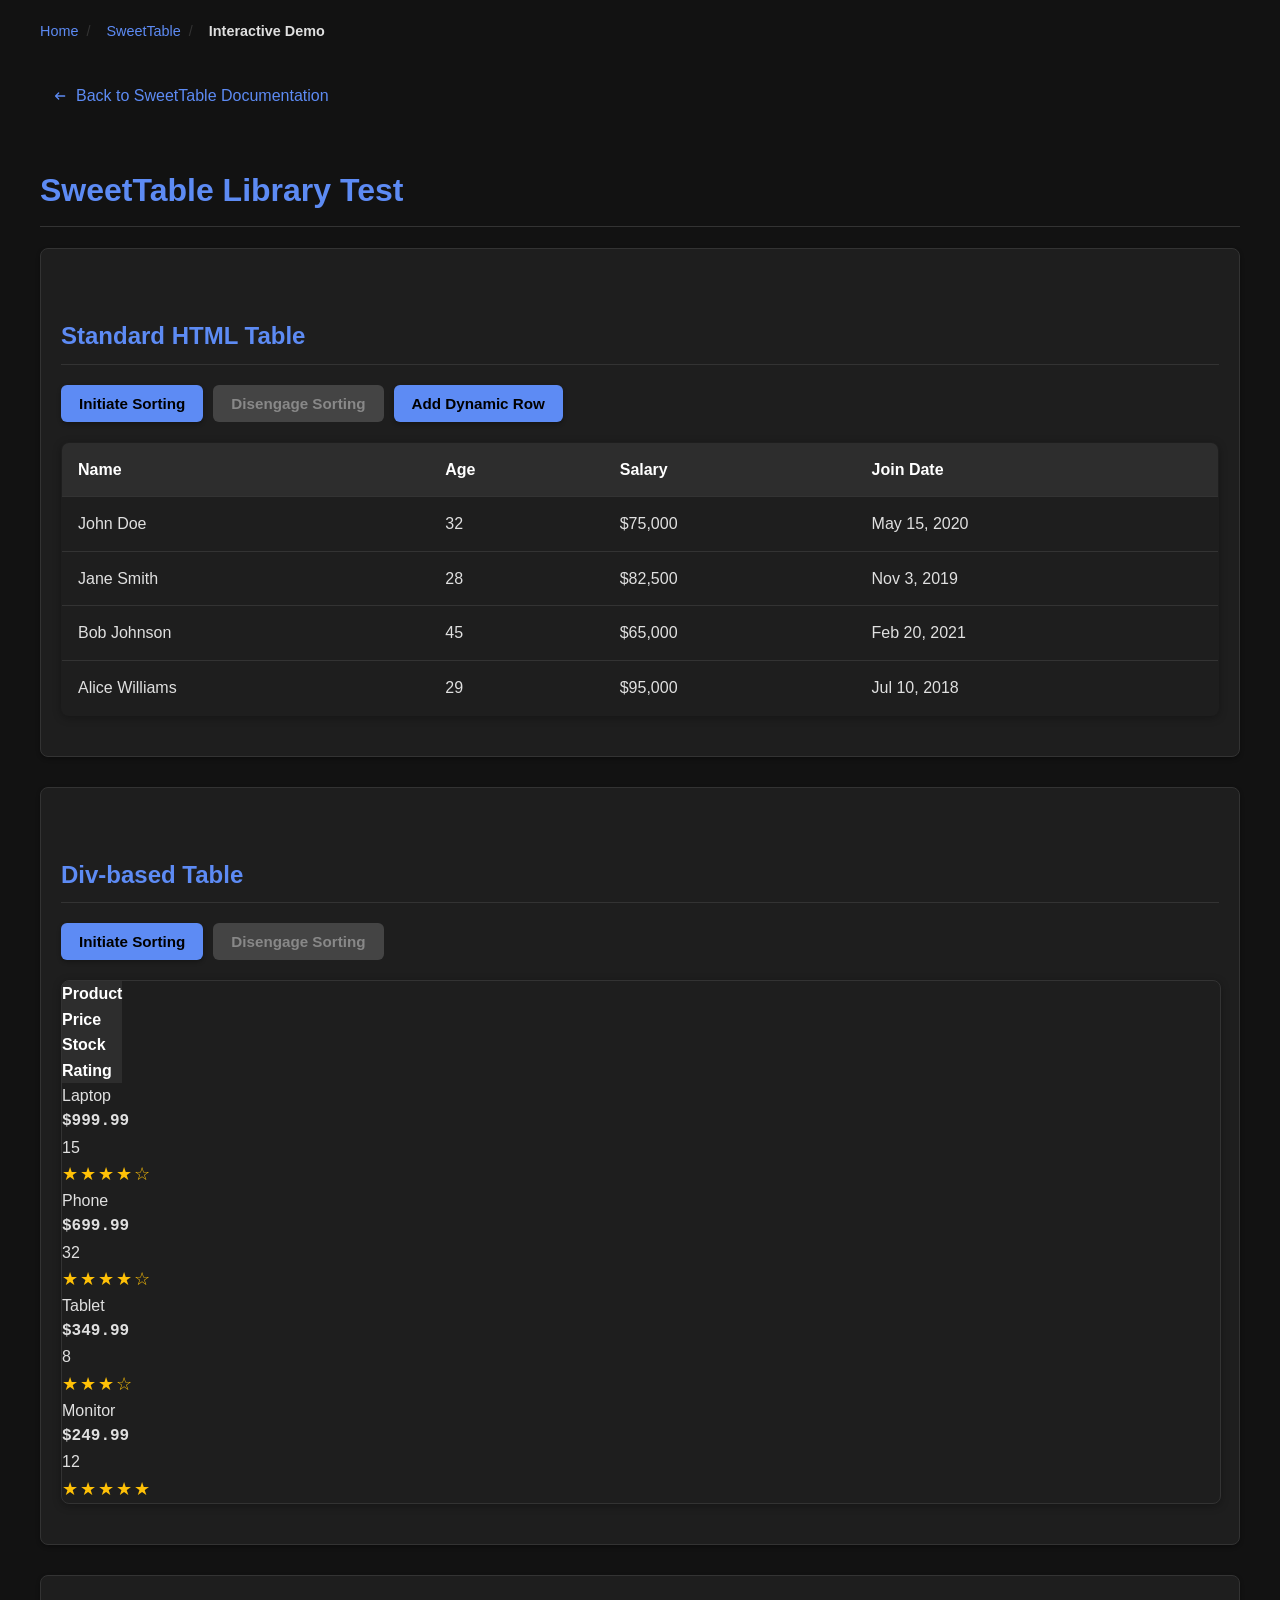
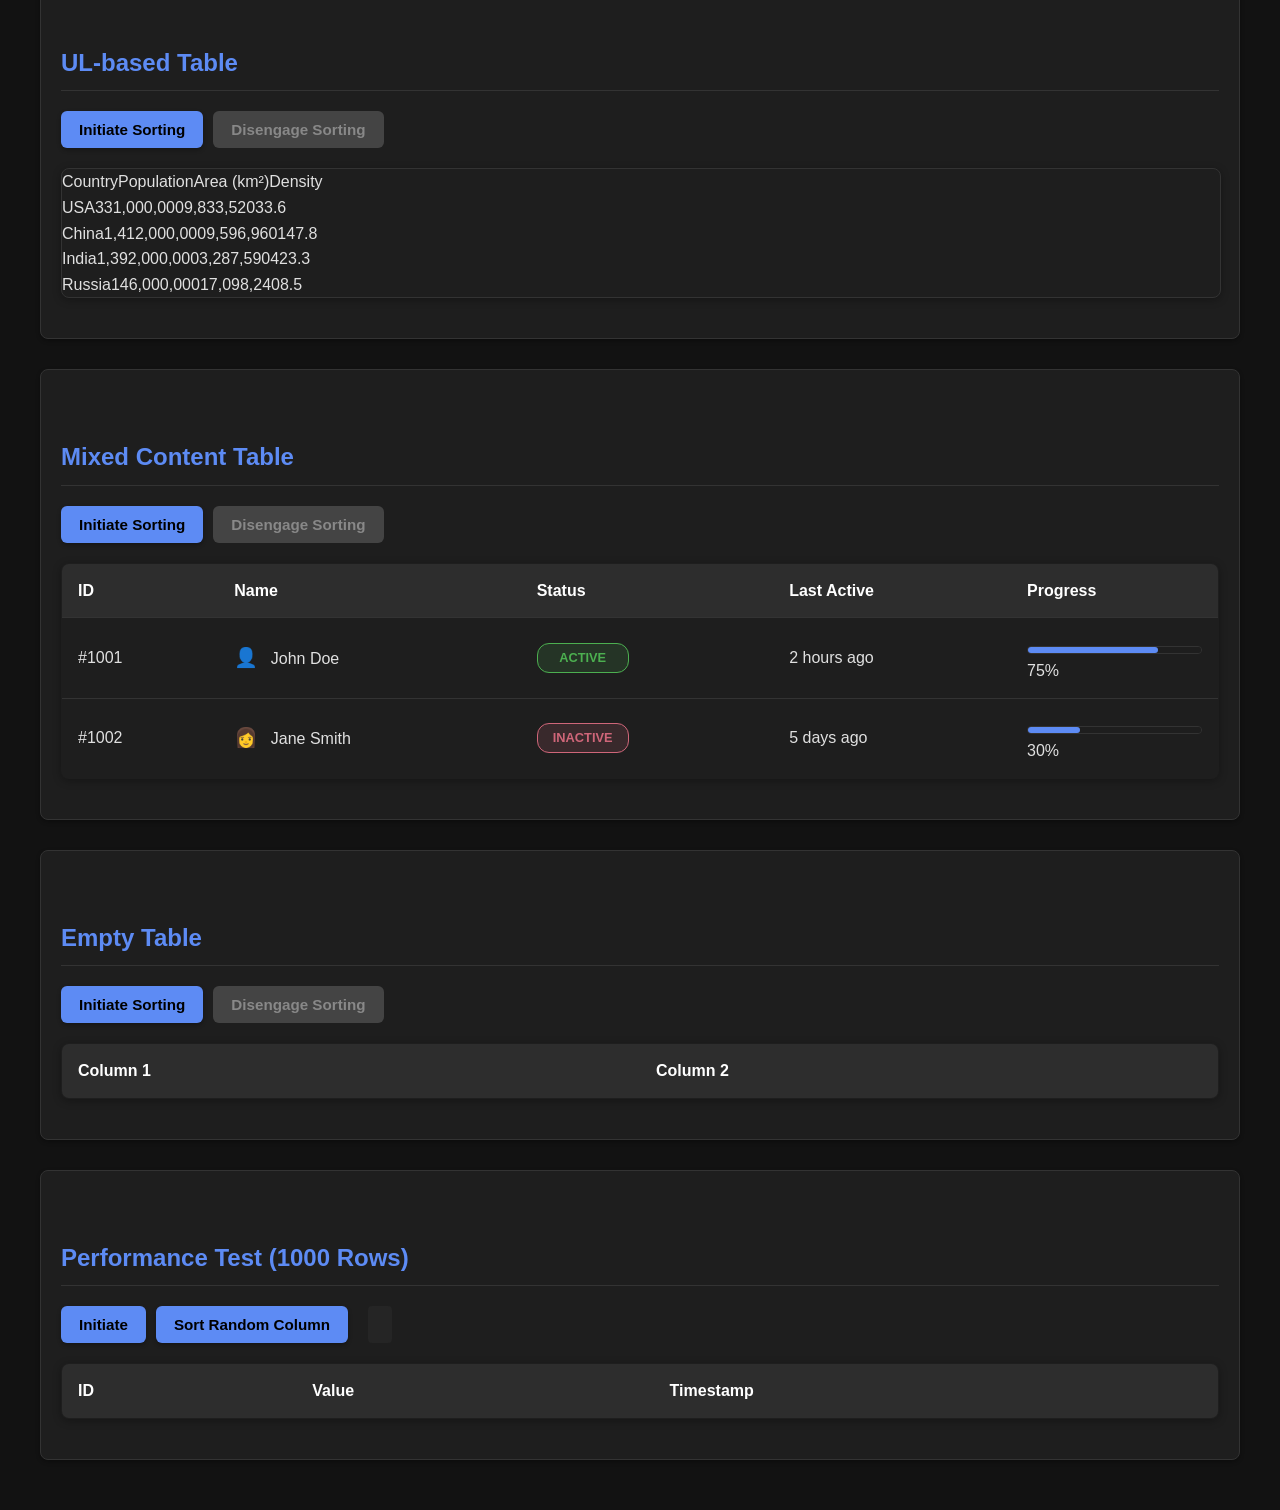
<file: docs/examples/sweetTables/test.html>
<!DOCTYPE html>
<html lang="en">

<head>
    <meta charset="UTF-8">
    <meta name="viewport" content="width=device-width, initial-scale=1.0">
    <title>SweetTable Comprehensive Test</title>

    <meta name="description"
        content="Comprehensive test page for SweetTable JavaScript library, demonstrating sorting capabilities with standard tables, div/ul-based tables, mixed content, and performance testing.">
    <meta name="keywords"
        content="SweetTable, JavaScript library, table sorting, performance test, custom tables, mixed content, Sid-the-sloth1, open source">
    <meta name="author" content="Sid The Sloth (Hardy)">

    <!-- Canonical URL -->
    <link rel="canonical" href="https://sid-the-sloth1.github.io/docs/examples/sweetTables/test.html">

    <!-- Open Graph / Facebook -->
    <meta property="og:type" content="website">
    <meta property="og:url" content="https://sid-the-sloth1.github.io/docs/examples/sweetTables/test.html">
    <meta property="og:title" content="SweetTable Comprehensive Test | Sid-the-sloth1 Docs">
    <meta property="og:description"
        content="Test all features of SweetTable including standard tables, custom structures, mixed content, and performance with 1000 rows.">
    <meta property="og:image" content="https://sid-the-sloth1.github.io/assets/meta/ogimg.png">

    <!-- Twitter -->
    <meta name="twitter:card" content="summary_large_image">
    <meta name="twitter:title" content="SweetTable Comprehensive Test | Sid-the-sloth1 Docs">
    <meta name="twitter:description"
        content="Complete testing environment for SweetTable JavaScript sorting library with various table structures and performance metrics.">
    <meta name="twitter:image" content="https://sid-the-sloth1.github.io/assets/meta/twitter-card.png">
    <meta name="twitter:image:alt" content="SweetTable Comprehensive Test Page">

    <!-- Schema.org markup -->
    <script type="application/ld+json">
{
  "@context": "https://schema.org",
  "@type": "WebPage",
  "name": "SweetTable Comprehensive Test",
  "url": "https://sid-the-sloth1.github.io/docs/examples/sweetTables/test.html",
  "description": "Complete testing environment for SweetTable JavaScript sorting library",
  "creator": {
    "@type": "Person",
    "name": "Hardy (Sid The Sloth)"
  }
}
</script>

    <style>
        :root {
            /* Color Scheme */
            --bg-color: #121212;
            --surface-color: #1e1e1e;
            --primary-color: #5d8bf4;
            --primary-variant: #7da3f6;
            --secondary-color: #03dac6;
            --error-color: #cf6679;
            --success-color: #4CAF50;
            --warning-color: #ff9800;

            /* Text Colors */
            --on-bg-color: #e0e0e0;
            --on-surface-color: #ffffff;
            --on-primary-color: #000000;

            /* UI Elements */
            --border-color: #333333;
            --header-bg: #2d2d2d;
            --header-text: #ffffff;
            --code-bg: #252525;
            --hover-bg: rgba(255, 255, 255, 0.05);
            --active-bg: rgba(93, 139, 244, 0.2);
            --shadow-color: rgba(0, 0, 0, 0.3);
        }

        /* Base Styles */
        body {
            font-family: 'Segoe UI', Roboto, Oxygen, Ubuntu, Cantarell, 'Open Sans', 'Helvetica Neue', sans-serif;
            background-color: var(--bg-color);
            color: var(--on-bg-color);
            line-height: 1.6;
            margin: 0 auto;
            padding: 20px;
            max-width: 1200px;
        }

        h1,
        h2,
        h3,
        h4 {
            color: var(--primary-color);
            margin-top: 1.5em;
        }

        h1 {
            border-bottom: 1px solid var(--border-color);
            padding-bottom: 10px;
        }

        h2 {
            border-bottom: 1px solid var(--border-color);
            padding-bottom: 8px;
            margin-top: 2em;
        }

        /* Layout Components */
        section {
            background-color: var(--surface-color);
            padding: 20px;
            border-radius: 8px;
            margin-bottom: 30px;
            box-shadow: 0 2px 4px var(--shadow-color);
            border: 1px solid var(--border-color);
        }

        /* Navigation & Breadcrumbs */
        .breadcrumbs ol {
            display: flex;
            flex-wrap: wrap;
            gap: 0.5rem;
            padding: 0;
            margin: 0 0 2rem 0;
            list-style: none;
            font-size: 0.9rem;
        }

        .breadcrumbs li {
            display: flex;
            align-items: center;
        }

        .breadcrumbs li:not(:last-child)::after {
            content: "/";
            margin: 0 0.5rem;
            color: var(--border-color);
        }

        .breadcrumbs a {
            color: var(--primary-color);
            text-decoration: none;
            transition: opacity 0.2s;
        }

        .breadcrumbs a:hover {
            opacity: 0.8;
        }

        .breadcrumbs [aria-current="page"] {
            color: var(--on-bg-color);
            font-weight: bold;
        }

        /* Buttons & Controls */
        .controls {
            display: flex;
            gap: 10px;
            margin: 20px 0;
            flex-wrap: wrap;
        }

        button {
            background-color: var(--primary-color);
            color: var(--on-primary-color);
            border: none;
            padding: 10px 18px;
            border-radius: 6px;
            cursor: pointer;
            transition: all 0.2s;
            font-weight: 600;
            font-size: 0.95rem;
            box-shadow: 0 2px 4px var(--shadow-color);
        }

        button:hover {
            background-color: var(--primary-variant);
            transform: translateY(-2px);
            box-shadow: 0 4px 8px var(--shadow-color);
        }

        button:active {
            transform: translateY(0);
            box-shadow: 0 2px 4px var(--shadow-color);
        }

        button:disabled,
        button:disabled:hover {
            background-color: #444444 !important;
            color: #888888 !important;
            cursor: not-allowed !important;
            transform: none !important;
            box-shadow: none !important;
        }

        /* Standard HTML Table */
        table {
            width: 100%;
            border-collapse: collapse;
            margin: 20px 0;
            box-shadow: 0 2px 8px var(--shadow-color);
            border-radius: 8px;
            overflow: hidden;
            border: 1px solid var(--border-color);
        }

        th,
        td {
            padding: 14px 16px;
            text-align: left;
            border-bottom: 1px solid var(--border-color);
        }

        th {
            background-color: var(--header-bg);
            color: var(--header-text);
            font-weight: 600;
            cursor: pointer;
            transition: background-color 0.2s;
            position: relative;
        }

        th:hover {
            background-color: var(--active-bg);
        }

        th.sort-asc::after {
            content: " ↑";
            color: var(--primary-color);
            position: absolute;
            right: 16px;
        }

        th.sort-desc::after {
            content: " ↓";
            color: var(--primary-color);
            position: absolute;
            right: 16px;
        }

        /* Enhanced Div-based Table */
        .div-table {
            display: table;
            width: 100%;
            margin: 20px 0;
            border-radius: 8px;
            overflow: hidden;
            box-shadow: 0 2px 8px var(--shadow-color);
            background-color: var(--surface-color);
            border: 1px solid var(--border-color);
        }

        .div-header {
            display: table-row;
            background-color: var(--header-bg);
            color: var(--header-text);
            font-weight: 600;
        }

        .div-row {
            display: table-row;
            transition: all 0.2s;
        }

        .div-row:hover {
            background-color: var(--hover-bg);
            transform: translateY(-1px);
        }



        /* Enhanced UL-based Table */
        .ul-table {
            width: 100%;
            margin: 20px 0;
            border-radius: 8px;
            overflow: hidden;
            box-shadow: 0 2px 8px var(--shadow-color);
            background-color: var(--surface-color);
            border: 1px solid var(--border-color);
            padding: 0;
            list-style: none;
        }

    

        .ul-row {
            display: flex;
            transition: all 0.2s;
            margin: 0;
        }

        .ul-row:hover {
            background-color: var(--hover-bg);
            transform: translateY(-1px);
        }

 
        /* Special Elements */
        [data-rating] {
            color: #ffc107;
            /* Gold color for stars */
            letter-spacing: 2px;
            font-size: 1.1em;
        }

        [data-price] {
            font-family: 'Courier New', monospace;
            font-weight: bold;
        }

        .status-badge {
            padding: 4px 10px;
            border-radius: 12px;
            font-size: 0.8em;
            font-weight: bold;
            text-transform: uppercase;
            display: inline-block;
            min-width: 70px;
            text-align: center;
        }

        .status-badge.active {
            background-color: rgba(76, 175, 80, 0.15);
            color: var(--success-color);
            border: 1px solid var(--success-color);
        }

        .status-badge.inactive {
            background-color: rgba(207, 102, 121, 0.15);
            color: var(--error-color);
            border: 1px solid var(--error-color);
        }

        .user-avatar {
            margin-right: 8px;
            font-size: 1.2em;
        }

        progress {
            width: 100%;
            height: 8px;
            border-radius: 4px;
            background-color: var(--surface-color);
            border: 1px solid var(--border-color);
        }

        progress::-webkit-progress-bar {
            background-color: var(--surface-color);
            border-radius: 4px;
        }

        progress::-webkit-progress-value {
            background-color: var(--primary-color);
            border-radius: 4px;
        }

        progress::-moz-progress-bar {
            background-color: var(--primary-color);
            border-radius: 4px;
        }

        /* Performance Result */
        #perfResult {
            display: inline-flex;
            align-items: center;
            padding: 8px 12px;
            background-color: var(--code-bg);
            border-radius: 4px;
            margin-left: 10px;
            font-family: monospace;
        }

        /* Back Link */
        #back-to-homepage a {
            display: inline-flex;
            align-items: center;
            gap: 8px;
            text-decoration: none;
            color: var(--primary-color);
            padding: 8px 12px;
            border-radius: 4px;
            transition: background-color 0.2s;
        }

        #back-to-homepage a:hover {
            background-color: var(--hover-bg);
        }

        #back-to-homepage a svg {
            flex-shrink: 0;
            width: 1em;
            height: 1em;
        }

        #back-to-homepage {
            margin: 10px 0;
        }

        /* Last row border removal */
        tbody tr:last-child td,
        .div-row:last-child .div-td,
        .ul-row:last-child .ul-td {
            border-bottom: none;
        }

        /* Responsive adjustments */
        @media (max-width: 768px) {
            body {
                padding: 15px;
            }

            section {
                padding: 15px;
            }

           

            /* Stack cells vertically on small screens */
            .ul-header,
            .ul-row {
                flex-direction: column;
            }

            .ul-th,
            .ul-td {
                width: 100%;
                box-sizing: border-box;
            }

            /* Hide sort indicators on mobile */
            th::after,
            .div-th::after,
            .ul-th::after {
                display: none;
            }

            .controls {
                flex-direction: column;
            }

            button {
                width: 100%;
                margin-bottom: 8px;
            }

            #perfResult {
                margin-left: 0;
                margin-top: 8px;
            }
        }
    </style>
    <!-- Shared Meta Assets (same as homepage) -->
    <link rel="icon" href="../../../assets/meta/favicon.ico" type="image/x-icon">
    <link rel="icon" type="image/png" sizes="32x32" href="../../../assets/meta/favicon-32x32.png">
    <link rel="icon" type="image/png" sizes="16x16" href="../../../assets/meta/favicon-16x16.png">
    <link rel="apple-touch-icon" sizes="180x180" href="../../../assets/meta/apple-touch-icon.png">
    <meta name="google-site-verification" content="g1EHB7r6RRB3Ioa-_hxz0rApg1rMswhGQ7xAxW9MjKA" />
</head>
<nav class="breadcrumbs" aria-label="Breadcrumb">
    <ol>
        <li><a href="../../../index.html">Home</a></li>
        <li><a href="../../sweetTable.html">SweetTable</a></li>
        <li aria-current="page">Interactive Demo</li>
    </ol>
</nav>

<body>
    <div id="back-to-homepage">
        <a href="../../sweetTable.html">
            <svg xmlns="http://www.w3.org/2000/svg" width="24" height="24" viewBox="0 0 24 24">
                <path fill="currentColor"
                    d="m7.85 13l2.85 2.85q.3.3.288.7t-.288.7q-.3.3-.712.313t-.713-.288L4.7 12.7q-.3-.3-.3-.7t.3-.7l4.575-4.575q.3-.3.713-.287t.712.312q.275.3.288.7t-.288.7L7.85 11H19q.425 0 .713.288T20 12t-.288.713T19 13z" />
            </svg>
            <span>Back to SweetTable Documentation</span>
        </a>
    </div>
    <h1>SweetTable Library Test</h1>

    <!-- Standard HTML Table -->
    <section>
        <h2>Standard HTML Table</h2>
        <div class="controls">
            <button id="initStandardTable" onclick="initStandardTable()">Initiate Sorting</button>
            <button id="disengageStandardTable" onclick="disengageStandardTable()" disabled>Disengage Sorting</button>
        </div>
        <table id="standardTable">
            <thead>
                <tr>
                    <th>Name</th>
                    <th>Age</th>
                    <th>Salary</th>
                    <th>Join Date</th>
                </tr>
            </thead>
            <tbody>
                <tr>
                    <td>John Doe</td>
                    <td>32</td>
                    <td>$75,000</td>
                    <td data-date="2020-05-15">May 15, 2020</td>
                </tr>
                <tr>
                    <td>Jane Smith</td>
                    <td>28</td>
                    <td>$82,500</td>
                    <td data-date="2019-11-03">Nov 3, 2019</td>
                </tr>
                <tr>
                    <td>Bob Johnson</td>
                    <td>45</td>
                    <td>$65,000</td>
                    <td data-date="2021-02-20">Feb 20, 2021</td>
                </tr>
                <tr>
                    <td>Alice Williams</td>
                    <td>29</td>
                    <td>$95,000</td>
                    <td data-date="2018-07-10">Jul 10, 2018</td>
                </tr>
            </tbody>
        </table>
    </section>

    <!-- Div-based Table -->
    <section>
        <h2>Div-based Table</h2>
        <div class="controls">
            <button id="initDivTable" onclick="initDivTable()">Initiate Sorting</button>
            <button id="disengageDivTable" onclick="disengageDivTable()" disabled>Disengage Sorting</button>
        </div>
        <div id="divTable" class="div-table">
            <div class="div-row">
                <div class="div-cell div-header">Product</div>
                <div class="div-cell div-header">Price</div>
                <div class="div-cell div-header">Stock</div>
                <div class="div-cell div-header">Rating</div>
            </div>
            <div class="div-row">
                <div class="div-cell">Laptop</div>
                <div class="div-cell" data-price="999.99">$999.99</div>
                <div class="div-cell">15</div>
                <div class="div-cell" data-rating="4.5">★★★★☆</div>
            </div>
            <div class="div-row">
                <div class="div-cell">Phone</div>
                <div class="div-cell" data-price="699.99">$699.99</div>
                <div class="div-cell">32</div>
                <div class="div-cell" data-rating="4.2">★★★★☆</div>
            </div>
            <div class="div-row">
                <div class="div-cell">Tablet</div>
                <div class="div-cell" data-price="349.99">$349.99</div>
                <div class="div-cell">8</div>
                <div class="div-cell" data-rating="3.8">★★★☆</div>
            </div>
            <div class="div-row">
                <div class="div-cell">Monitor</div>
                <div class="div-cell" data-price="249.99">$249.99</div>
                <div class="div-cell">12</div>
                <div class="div-cell" data-rating="4.7">★★★★★</div>
            </div>
        </div>
    </section>

    <!-- UL-based Table -->
    <section>
        <h2>UL-based Table</h2>
        <div class="controls">
            <button id="initUlTable" onclick="initUlTable()">Initiate Sorting</button>
            <button id="disengageUlTable" onclick="disengageUlTable()" disabled>Disengage Sorting</button>
        </div>
        <ul id="ulTable" class="ul-table">
            <div class="ul_header">
                <li class="ul-row">
                    <div class="ul-cell">Country</div>
                    <div class="ul-cell">Population</div>
                    <div class="ul-cell">Area (km²)</div>
                    <div class="ul-cell">Density</div>
                </li>
            </div>
            <div class="ul_body">
                <li class="ul-row">
                    <div class="ul-cell">USA</div>
                    <div class="ul-cell">331,000,000</div>
                    <div class="ul-cell">9,833,520</div>
                    <div class="ul-cell">33.6</div>
                </li>
                <li class="ul-row">
                    <div class="ul-cell">China</div>
                    <div class="ul-cell">1,412,000,000</div>
                    <div class="ul-cell">9,596,960</div>
                    <div class="ul-cell">147.8</div>
                </li>
                <li class="ul-row">
                    <div class="ul-cell">India</div>
                    <div class="ul-cell">1,392,000,000</div>
                    <div class="ul-cell">3,287,590</div>
                    <div class="ul-cell">423.3</div>
                </li>
                <li class="ul-row">
                    <div class="ul-cell">Russia</div>
                    <div class="ul-cell">146,000,000</div>
                    <div class="ul-cell">17,098,240</div>
                    <div class="ul-cell">8.5</div>
                </li>
            </div>
        </ul>
    </section>
    <section>
        <h2>Mixed Content Table</h2>
        <div class="controls">
            <button id="initMixedTable" onclick="initMixedTable()">Initiate Sorting</button>
            <button id="disengageMixedTable" onclick="disengageMixedTable()" disabled>Disengage Sorting</button>
        </div>
        <table id="mixedTable">
            <thead>
                <tr>
                    <th>ID</th>
                    <th>Name</th>
                    <th>Status</th>
                    <th>Last Active</th>
                    <th>Progress</th>
                </tr>
            </thead>
            <tbody>
                <tr>
                    <td>#1001</td>
                    <td><span class="user-avatar">👤</span> John Doe</td>
                    <td><span class="status-badge active">Active</span></td>
                    <td data-iso="2023-05-15T14:30:00Z">2 hours ago</td>
                    <td><progress value="75" max="100"></progress> 75%</td>
                </tr>
                <tr>
                    <td>#1002</td>
                    <td><span class="user-avatar">👩</span> Jane Smith</td>
                    <td><span class="status-badge inactive">Inactive</span></td>
                    <td data-iso="2023-05-10T09:15:00Z">5 days ago</td>
                    <td><progress value="30" max="100"></progress> 30%</td>
                </tr>
            </tbody>
        </table>
    </section>
    <section>
        <h2>Empty Table</h2>
        <div class="controls">
            <button id="initEmptyTable" onclick="initEmptyTable()">Initiate Sorting</button>
            <button id="disengageEmptyTable" onclick="disengageEmptyTable()" disabled>Disengage Sorting</button>
        </div>
        <table id="emptyTable">
            <thead>
                <tr>
                    <th>Column 1</th>
                    <th>Column 2</th>
                </tr>
            </thead>
            <tbody>
                <!-- Intentionally empty -->
            </tbody>
        </table>
    </section>
    <section>
        <h2>Performance Test (1000 Rows)</h2>
        <div class="controls">
            <button id="initLargeTable" onclick="initLargeTable()">Initiate</button>
            <button onclick="sortLargeTable()">Sort Random Column</button>
            <span id="perfResult"></span>
        </div>
        <table id="largeTable">
            <thead>
                <tr>
                    <th>ID</th>
                    <th>Value</th>
                    <th>Timestamp</th>
                </tr>
            </thead>
            <tbody></tbody>
        </table>
    </section>

    <script>
        let largeTableInstance;
        function initLargeTable() {
            const table = document.getElementById('largeTable');
            const tbody = table.querySelector('tbody');
            tbody.innerHTML = '';

            // Generate 1000 rows
            for (let i = 0; i < 1000; i++) {
                const row = document.createElement('tr');
                row.innerHTML = `
                    <td>${10000 + i}</td>
                    <td>${(Math.random() * 1000).toFixed(2)}</td>
                    <td data-ts="${Date.now() - Math.floor(Math.random() * 1e8)}">
                        ${new Date(Date.now() - Math.floor(Math.random() * 1e8)).toLocaleString()}
                    </td>
                `;
                tbody.appendChild(row);
            }

            largeTableInstance = new SweetTable(table, [], {
                'col_2': 'data-ts'
            });
            largeTableInstance.initiate();
            document.getElementById('initLargeTable').disabled = true;
        }

        function sortLargeTable() {
            if (!largeTableInstance) return;
            const start = performance.now();
            const col = Math.floor(Math.random() * 3);
            largeTableInstance.sort(col, Math.random() > 0.5 ? 'asc' : 'desc');
            const time = performance.now() - start;
            document.getElementById('perfResult').textContent = `Sorted column ${col} in ${time.toFixed(2)}ms`;
        }
    </script>
    <script src="../../../js/libs/sweetTable.js"></script>
    <script>
        // Standard HTML Table
        let standardTableInstance;
        function initStandardTable() {
            const table = document.getElementById('standardTable');
            standardTableInstance = new SweetTable(table, [], {
                'col_3': 'data-date' // Use the data-date attribute for sorting the date column
            });

            // Add custom parse function for dates
            standardTableInstance.setCustomParseFunction(3, (text) => {
                return new Date(text.trim()).getTime();
            });

            standardTableInstance.initiate();
            document.getElementById('initStandardTable').disabled = true;
            document.getElementById('disengageStandardTable').disabled = false;
        }

        function disengageStandardTable() {
            if (standardTableInstance) {
                standardTableInstance.disengage();
                standardTableInstance = null;
            }
            document.getElementById('initStandardTable').disabled = false;
            document.getElementById('disengageStandardTable').disabled = true;
        }

        // Div-based Table
        let divTableInstance;
        function initDivTable() {
            const divTable = document.getElementById('divTable');
            divTableInstance = new SweetTable(divTable, [], {
                'col_1': 'data-price', // Use data-price attribute for sorting
                'col_3': 'data-rating' // Use data-rating attribute for sorting
            });

            // Set custom functions for div-based table
            divTableInstance.setCustomGetHeadersFunction(table => {
                return table.querySelectorAll('.div-row:first-child .div-cell');
            });

            divTableInstance.setCustomGetRowsFunction(table => {
                return Array.from(table.querySelectorAll('.div-row')).slice(1);
            });

            divTableInstance.setCustomGetTbodyFunction(table => {
                return table;
            });

            divTableInstance.setCustomGetCellFromRowFunction(row => {
                return row.querySelectorAll('.div-cell');
            });

            // Add custom parse function for ratings
            divTableInstance.setCustomParseFunction(3, (text) => {
                return parseFloat(text);
            });

            divTableInstance.initiate();
            document.getElementById('initDivTable').disabled = true;
            document.getElementById('disengageDivTable').disabled = false;
        }

        function disengageDivTable() {
            if (divTableInstance && divTableInstance.isEngaged()) {
                divTableInstance.disengage();
                divTableInstance = null;
                document.getElementById('initDivTable').disabled = false;
                document.getElementById('disengageDivTable').disabled = true;
            }
        }

        // UL-based Table
        let ulTableInstance;
        function initUlTable() {
            const ulTable = document.getElementById('ulTable');
            ulTableInstance = new SweetTable(ulTable);

            // Set custom functions for ul-based table
            ulTableInstance.setCustomGetHeadersFunction(table => {
                return table.querySelectorAll(`div.ul_header .ul-cell`);
            });

            ulTableInstance.setCustomGetRowsFunction(table => {
                return table.querySelectorAll(`div.ul_body .ul-row`);
            });
            /*
                        ulTableInstance.setCustomGetTbodyFunction(table => {
                            return table.querySelector(`div.ul_body`);
                        });
                        */

            ulTableInstance.setCustomGetCellFromRowFunction(row => {
                return row.querySelectorAll('.ul-cell');
            });

            // Add custom parse function for population numbers with commas
            ulTableInstance.setCustomParseFunction(1, (text) => {
                return parseInt(text.replace(/,/g, ''));
            });

            // Add custom parse function for area numbers with commas
            ulTableInstance.setCustomParseFunction(2, (text) => {
                return parseInt(text.replace(/,/g, ''));
            });

            ulTableInstance.initiate();
            document.getElementById('initUlTable').disabled = true;
            document.getElementById('disengageUlTable').disabled = false;
        }

        function disengageUlTable() {
            if (ulTableInstance && ulTableInstance.isEngaged()) {
                ulTableInstance.disengage();
                ulTableInstance = null;
                document.getElementById('initUlTable').disabled = false;
                document.getElementById('disengageUlTable').disabled = true;
            }
        }

        let mixedTableInstance;
        function initMixedTable() {
            const table = document.getElementById('mixedTable');
            mixedTableInstance = new SweetTable(table, [], {
                'col_3': 'data-iso',
                'col_4': 'value' // For progress element
            });
            mixedTableInstance.setCustomParseFunction(3, (text) => {
                return Date.parse(text);
            });

            // Custom parser for progress column
            mixedTableInstance.setCustomGetCellFromRowFunction(row => {
                const cells = Array.from(row.children);
                // Replace progress cell with its value
                cells[4] = cells[4].querySelector('progress');
                return cells;
            });

            mixedTableInstance.initiate();
            document.getElementById('initMixedTable').disabled = true;
            document.getElementById('disengageMixedTable').disabled = false;
        }
        function disengageMixedTable() {
            mixedTableInstance.disengage();
            mixedTableInstance = null;
            document.getElementById('initMixedTable').disabled = false;
            document.getElementById('disengageMixedTable').disabled = true;
        }


        ////
        let emptyTableInstance;
        function initEmptyTable() {
            const table = document.getElementById('emptyTable');
            emptyTableInstance = new SweetTable(table);

            try {
                emptyTableInstance.initiate();
                console.log("Empty table initiated successfully");
                document.getElementById('initEmptyTable').disabled = true;
                document.getElementById('disengageEmptyTable').disabled = false;
            } catch (e) {
                console.error("SweetTable handled empty table:", e.message);
            }
        }
        function disengageEmptyTable() {
            if (emptyTableInstance && emptyTableInstance.isEngaged()) {
                emptyTableInstance.disengage();
                emptyTableInstance = null;
                document.getElementById('initEmptyTable').disabled = false;
                document.getElementById('disengageEmptyTable').disabled = true;
            }
        }

        // Add to standard table section
        document.querySelector('.controls').innerHTML +=
            '<button onclick="addDynamicRow()">Add Dynamic Row</button>';

        function addDynamicRow() {
            if (!standardTableInstance) return;

            const tbody = document.querySelector('#standardTable tbody');
            const newRow = document.createElement('tr');
            newRow.innerHTML = `
        <td>Dynamic User</td>
        <td>${Math.floor(Math.random() * 50) + 18}</td>
        <td>$${(Math.random() * 90000 + 30000).toFixed(2)}</td>
        <td data-date="${new Date().toISOString().split('T')[0]}">Today</td>
    `;
            tbody.appendChild(newRow);

            // Test if sorting still works

        }
    </script>
</body>

</html>
</file>
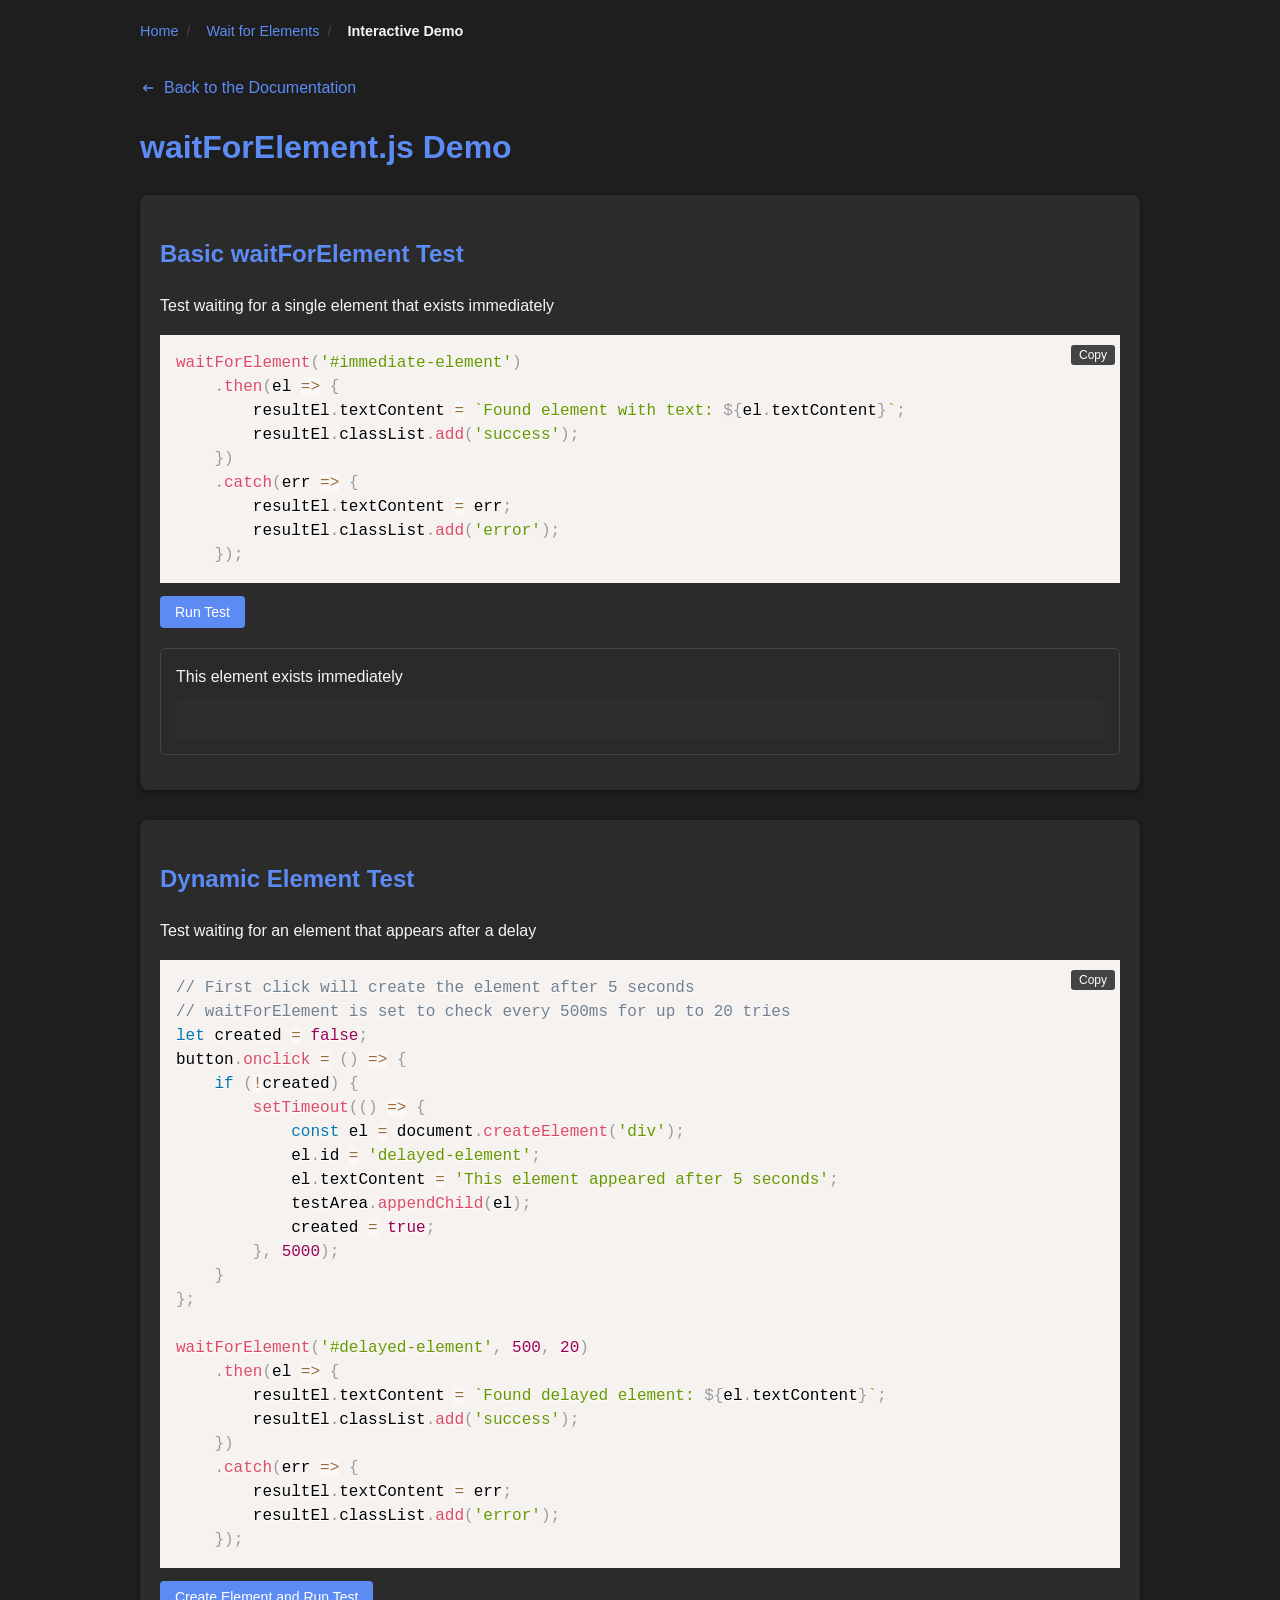
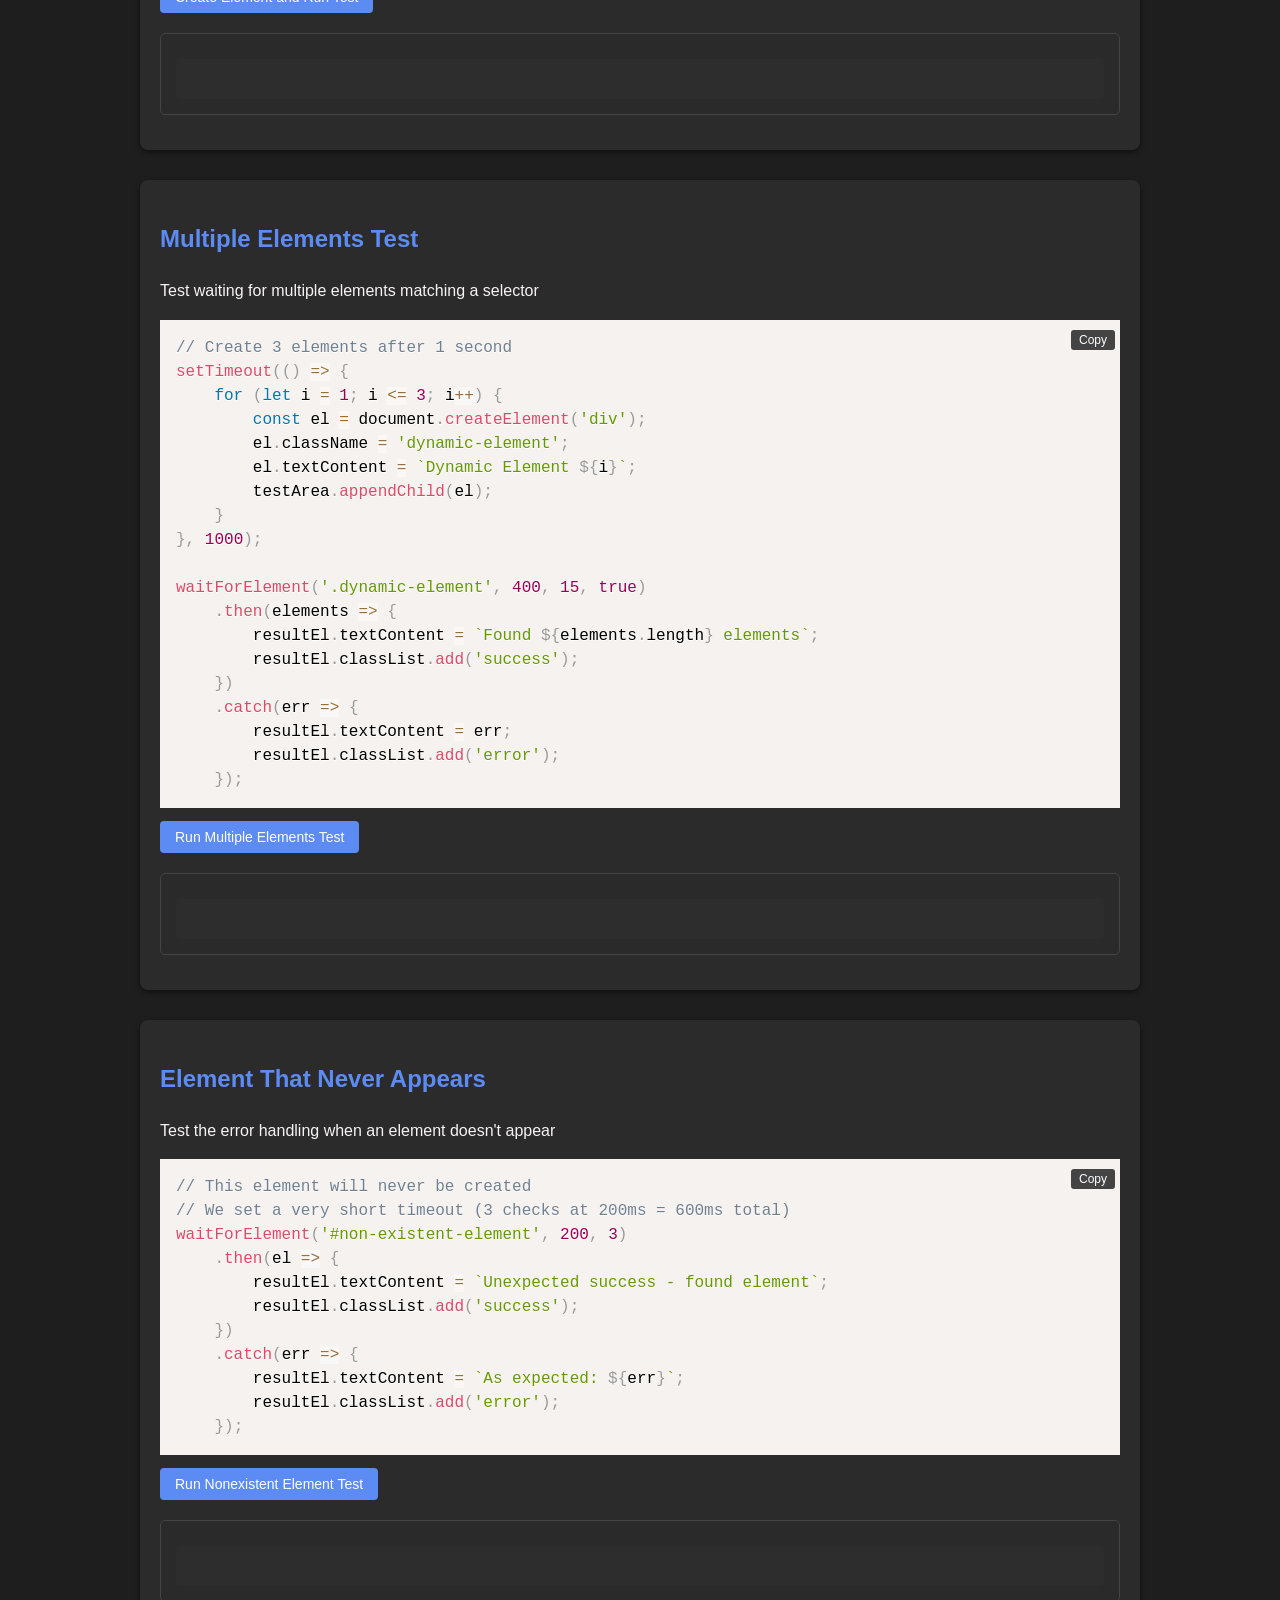
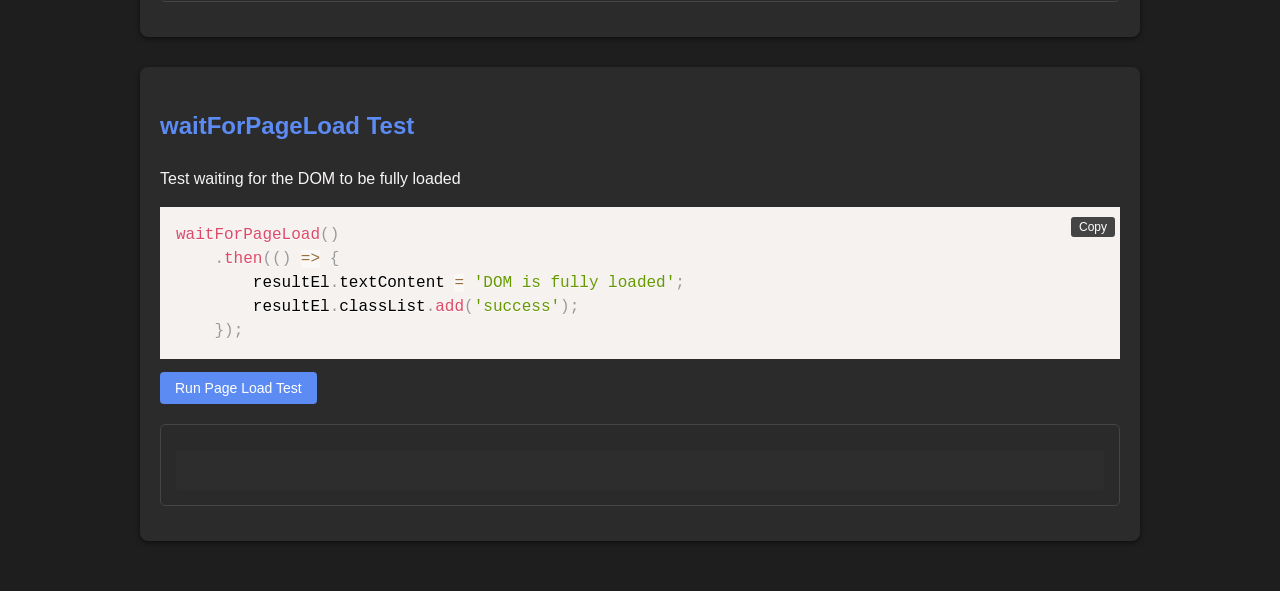
<file: docs/examples/waitforelement/demo.html>
<!DOCTYPE html>
<html lang="en">

<head>
    <meta charset="UTF-8">
    <meta name="viewport" content="width=device-width, initial-scale=1.0">
    <title>waitForElement.js Interactive Demo</title>

    <!-- SEO Meta Tags -->
    <meta name="description"
        content="Interactive demo for waitForElement.js - a JavaScript utility for reliably detecting DOM elements with configurable timeout and retry options.">
    <meta name="keywords"
        content="waitForElement, JavaScript, DOM monitoring, element detection, async elements, Sid-the-sloth1, open source">
    <meta name="author" content="Sid The Sloth (Hardy)">

    <!-- Canonical URL -->
    <link rel="canonical" href="https://sid-the-sloth1.github.io/docs/examples/waitforelement/demo.html">

    <!-- Open Graph / Facebook -->
    <meta property="og:type" content="website">
    <meta property="og:url" content="https://sid-the-sloth1.github.io/docs/examples/waitforelement/demo.html">
    <meta property="og:title" content="waitForElement.js Interactive Demo | Sid-the-sloth1 Docs">
    <meta property="og:description"
        content="Test waitForElement.js capabilities with immediate, delayed, and multiple element detection scenarios.">
    <meta property="og:image" content="https://sid-the-sloth1.github.io/assets/meta/ogimg.png">

    <!-- Twitter -->
    <meta name="twitter:card" content="summary_large_image">
    <meta name="twitter:title" content="waitForElement.js Interactive Demo | Sid-the-sloth1 Docs">
    <meta name="twitter:description"
        content="Try the waitForElement.js library with different element detection scenarios in this interactive demo.">
    <meta name="twitter:image" content="https://sid-the-sloth1.github.io/assets/meta/twitter-card.png">
    <meta name="twitter:image:alt" content="waitForElement.js Demo">

    <!-- Schema.org markup -->
    <script type="application/ld+json">
{
  "@context": "https://schema.org",
  "@type": "WebPage",
  "name": "waitForElement.js Interactive Demo",
  "url": "https://sid-the-sloth1.github.io/docs/examples/waitforelement/demo.html",
  "description": "Interactive testing environment for waitForElement.js JavaScript utility",
  "creator": {
    "@type": "Person",
    "name": "Hardy (Sid The Sloth)"
  }
}
</script>


    <link href="../../../css/prism.css" rel="stylesheet">
    <style>
       :root {
    --primary-color: #5d8bf4;
    --on-bg-color: #f6f3f3;
    --bg-color: #1e1e1e;
    --secondary-bg: #2b2b2b;
    --border-color: #444;
}

body {
    font-family: 'Segoe UI', Tahoma, Geneva, Verdana, sans-serif;
    line-height: 1.6;
    max-width: 1000px;
    margin: 0 auto;
    padding: 20px;
    color: var(--on-bg-color);
    background-color: var(--bg-color);
}

h1, h2, h3 {
    color: var(--primary-color);
}

.demo-section {
    background: var(--secondary-bg);
    border-radius: 8px;
    padding: 20px;
    margin-bottom: 30px;
    box-shadow: 0 2px 5px rgba(0, 0, 0, 0.5);
    color: var(--on-bg-color);
}

.test-area {
    border: 1px solid var(--border-color);
    padding: 15px;
    margin: 15px 0;
    border-radius: 5px;
    background: #2a2a2a;
    color: var(--on-bg-color);
}

button {
    background: var(--primary-color);
    color: white;
    border: none;
    padding: 8px 15px;
    border-radius: 4px;
    cursor: pointer;
    font-size: 14px;
    margin: 5px 0;
}

button:hover {
    background: #4a78e0;
}

.result {
    margin-top: 10px;
    padding: 10px;
    border-radius: 4px;
    background: #2d2d2d;
    color: var(--on-bg-color);
    min-height: 20px;
}

.success {
    color: #27ae60;
}

.error {
    color: #e74c3c;
}

.dynamic-element {
    padding: 10px;
    margin: 5px 0;
    background: #3a3a3a;
    border-radius: 4px;
    color: var(--on-bg-color);
}

.code-container {
    position: relative;
}

.copy-btn {
    position: absolute;
    top: 5px;
    right: 5px;
    background: #444;
    color: white;
    border: none;
    padding: 3px 8px;
    border-radius: 3px;
    cursor: pointer;
    font-size: 12px;
}

.copy-btn:hover {
    background: #333;
}

#back-to-homepage a {
    display: flex;
    align-items: center;
    gap: 0.5em;
    text-decoration: none;
    color: var(--primary-color);
}

.breadcrumbs ol {
    display: flex;
    flex-wrap: wrap;
    gap: 0.5rem;
    padding: 0;
    margin: 0 0 2rem 0;
    list-style: none;
    font-size: 0.9rem;
}

.breadcrumbs li {
    display: flex;
    align-items: center;
}

.breadcrumbs li:not(:last-child)::after {
    content: "/";
    margin: 0 0.5rem;
    color: var(--border-color);
}

.breadcrumbs a {
    color: var(--primary-color);
    text-decoration: none;
}

.breadcrumbs [aria-current="page"] {
    color: var(--on-bg-color);
    font-weight: bold;
}

#back-to-homepage a svg {
    flex-shrink: 0;
    width: 1em;
    height: 1em;
}

    </style>
    <!-- Shared Meta Assets (same as homepage) -->
    <link rel="icon" href="../../../assets/meta/favicon.ico" type="image/x-icon">
    <link rel="icon" type="image/png" sizes="32x32" href="../../../assets/meta/favicon-32x32.png">
    <link rel="icon" type="image/png" sizes="16x16" href="../../../assets/meta/favicon-16x16.png">
    <link rel="apple-touch-icon" sizes="180x180" href="../../../assets/meta/apple-touch-icon.png">
    <meta name="google-site-verification" content="g1EHB7r6RRB3Ioa-_hxz0rApg1rMswhGQ7xAxW9MjKA" />
</head>
<nav class="breadcrumbs" aria-label="Breadcrumb">
    <ol>
        <li><a href="../../../index.html">Home</a></li>
        <li><a href="../../waitForElements.html">Wait for Elements</a></li>
        <li aria-current="page">Interactive Demo</li>
    </ol>
</nav>

<body>
    <div id="back-to-homepage">
        <a href="../../waitForElements.html">
            <svg xmlns="http://www.w3.org/2000/svg" width="24" height="24" viewBox="0 0 24 24">
                <path fill="currentColor"
                    d="m7.85 13l2.85 2.85q.3.3.288.7t-.288.7q-.3.3-.712.313t-.713-.288L4.7 12.7q-.3-.3-.3-.7t.3-.7l4.575-4.575q.3-.3.713-.287t.712.312q.275.3.288.7t-.288.7L7.85 11H19q.425 0 .713.288T20 12t-.288.713T19 13z" />
            </svg>
            <span>Back to the Documentation</span>
        </a>
    </div>
    <h1>waitForElement.js Demo</h1>

    <div class="demo-section">
        <h2>Basic waitForElement Test</h2>
        <p>Test waiting for a single element that exists immediately</p>

        <div class="code-container">
            <button class="copy-btn" onclick="copyCode(this)">Copy</button>
            <pre><code class="language-javascript">waitForElement('#immediate-element')
    .then(el => {
        resultEl.textContent = `Found element with text: ${el.textContent}`;
        resultEl.classList.add('success');
    })
    .catch(err => {
        resultEl.textContent = err;
        resultEl.classList.add('error');
    });</code></pre>
        </div>

        <button onclick="testImmediateElement()">Run Test</button>
        <div class="test-area">
            <div id="immediate-element">This element exists immediately</div>
            <div class="result" id="immediate-result"></div>
        </div>
    </div>

    <div class="demo-section">
        <h2>Dynamic Element Test</h2>
        <p>Test waiting for an element that appears after a delay</p>

        <div class="code-container">
            <button class="copy-btn" onclick="copyCode(this)">Copy</button>
            <pre><code class="language-javascript">// First click will create the element after 5 seconds
// waitForElement is set to check every 500ms for up to 20 tries 
let created = false;
button.onclick = () => {
    if (!created) {
        setTimeout(() => {
            const el = document.createElement('div');
            el.id = 'delayed-element';
            el.textContent = 'This element appeared after 5 seconds';
            testArea.appendChild(el);
            created = true;
        }, 5000);
    }
};

waitForElement('#delayed-element', 500, 20)
    .then(el => {
        resultEl.textContent = `Found delayed element: ${el.textContent}`;
        resultEl.classList.add('success');
    })
    .catch(err => {
        resultEl.textContent = err;
        resultEl.classList.add('error');
    });</code></pre>
        </div>

        <button onclick="testDelayedElement()">Create Element and Run Test</button>
        <div class="test-area" id="delayed-test-area">
            <div class="result" id="delayed-result"></div>
        </div>
    </div>

    <div class="demo-section">
        <h2>Multiple Elements Test</h2>
        <p>Test waiting for multiple elements matching a selector</p>

        <div class="code-container">
            <button class="copy-btn" onclick="copyCode(this)">Copy</button>
            <pre><code class="language-javascript">// Create 3 elements after 1 second
setTimeout(() => {
    for (let i = 1; i <= 3; i++) {
        const el = document.createElement('div');
        el.className = 'dynamic-element';
        el.textContent = `Dynamic Element ${i}`;
        testArea.appendChild(el);
    }
}, 1000);

waitForElement('.dynamic-element', 400, 15, true)
    .then(elements => {
        resultEl.textContent = `Found ${elements.length} elements`;
        resultEl.classList.add('success');
    })
    .catch(err => {
        resultEl.textContent = err;
        resultEl.classList.add('error');
    });</code></pre>
        </div>

        <button onclick="testMultipleElements()">Run Multiple Elements Test</button>
        <div class="test-area" id="multiple-test-area">
            <div class="result" id="multiple-result"></div>
        </div>
    </div>

    <div class="demo-section">
        <h2>Element That Never Appears</h2>
        <p>Test the error handling when an element doesn't appear</p>

        <div class="code-container">
            <button class="copy-btn" onclick="copyCode(this)">Copy</button>
            <pre><code class="language-javascript">// This element will never be created
// We set a very short timeout (3 checks at 200ms = 600ms total)
waitForElement('#non-existent-element', 200, 3)
    .then(el => {
        resultEl.textContent = `Unexpected success - found element`;
        resultEl.classList.add('success');
    })
    .catch(err => {
        resultEl.textContent = `As expected: ${err}`;
        resultEl.classList.add('error');
    });</code></pre>
        </div>

        <button onclick="testNonExistentElement()">Run Nonexistent Element Test</button>
        <div class="test-area">
            <div class="result" id="nonexistent-result"></div>
        </div>
    </div>

    <div class="demo-section">
        <h2>waitForPageLoad Test</h2>
        <p>Test waiting for the DOM to be fully loaded</p>

        <div class="code-container">
            <button class="copy-btn" onclick="copyCode(this)">Copy</button>
            <pre><code class="language-javascript">waitForPageLoad()
    .then(() => {
        resultEl.textContent = 'DOM is fully loaded';
        resultEl.classList.add('success');
    });</code></pre>
        </div>

        <button onclick="testPageLoad()">Run Page Load Test</button>
        <div class="test-area">
            <div class="result" id="pageload-result"></div>
        </div>
    </div>

    <script src="../../../js/libs/waitForElement.js"></script>
    <script src="../../../js/prism.js"></script>

    <script>
        // Copy code button functionality
        function copyCode(button) {
            const codeBlock = button.nextElementSibling;
            const range = document.createRange();
            range.selectNode(codeBlock);
            window.getSelection().removeAllRanges();
            window.getSelection().addRange(range);
            document.execCommand('copy');
            window.getSelection().removeAllRanges();

            const originalText = button.textContent;
            button.textContent = 'Copied!';
            setTimeout(() => {
                button.textContent = originalText;
            }, 2000);
        }

        // Test functions
        function testImmediateElement() {
            const resultEl = document.getElementById('immediate-result');
            resultEl.textContent = 'Testing...';
            resultEl.className = 'result';

            waitForElement('#immediate-element')
                .then(el => {
                    resultEl.textContent = `Found element with text: "${el.textContent}"`;
                    resultEl.classList.add('success');
                })
                .catch(err => {
                    resultEl.textContent = err;
                    resultEl.classList.add('error');
                });
        }

        function testDelayedElement() {
            const resultEl = document.getElementById('delayed-result');
            const testArea = document.getElementById('delayed-test-area');
            resultEl.textContent = 'Testing... (element will be created in 5 seconds)';
            resultEl.className = 'result';

            // Remove any existing delayed element
            const existingEl = document.getElementById('delayed-element');
            if (existingEl) existingEl.remove();

            // Create the element after a delay
            setTimeout(() => {
                const el = document.createElement('div');
                el.id = 'delayed-element';
                el.className = 'dynamic-element';
                el.textContent = 'This element appeared after 5 seconds';
                testArea.insertBefore(el, resultEl);
            }, 5000);

            // Try to find it
            waitForElement('#delayed-element', 500, 20)
                .then(el => {
                    resultEl.textContent = `Found delayed element: "${el.textContent}"`;
                    resultEl.classList.add('success');
                })
                .catch(err => {
                    resultEl.textContent = err;
                    resultEl.classList.add('error');
                });
        }

        function testMultipleElements() {
            const resultEl = document.getElementById('multiple-result');
            const testArea = document.getElementById('multiple-test-area');
            resultEl.textContent = 'Testing... (3 elements will be created in 1 second)';
            resultEl.className = 'result';

            // Clear any existing elements
            const existingElements = testArea.querySelectorAll('.dynamic-element');
            existingElements.forEach(el => el.remove());

            // Create elements after a delay
            setTimeout(() => {
                for (let i = 1; i <= 3; i++) {
                    const el = document.createElement('div');
                    el.className = 'dynamic-element';
                    el.textContent = `Dynamic Element ${i} created at ${new Date().toLocaleTimeString()}`;
                    testArea.insertBefore(el, resultEl);
                }
            }, 1000);

            // Try to find them
            waitForElement('.dynamic-element', 400, 15, true)
                .then(elements => {
                    resultEl.textContent = `Found ${elements.length} elements`;
                    resultEl.classList.add('success');
                })
                .catch(err => {
                    resultEl.textContent = err;
                    resultEl.classList.add('error');
                });
        }

        function testNonExistentElement() {
            const resultEl = document.getElementById('nonexistent-result');
            resultEl.textContent = 'Testing... (this element will never appear)';
            resultEl.className = 'result';

            waitForElement('#non-existent-element', 200, 3)
                .then(el => {
                    resultEl.textContent = `Unexpected success - found element`;
                    resultEl.classList.add('success');
                })
                .catch(err => {
                    resultEl.textContent = `As expected: ${err}`;
                    resultEl.classList.add('error');
                });
        }

        function testPageLoad() {
            const resultEl = document.getElementById('pageload-result');
            resultEl.textContent = 'Testing...';
            resultEl.className = 'result';

            waitForPageLoad()
                .then(() => {
                    resultEl.textContent = 'DOM is fully loaded';
                    resultEl.classList.add('success');
                });
        }

        // Initialize Prism for dynamic content
        document.addEventListener('DOMContentLoaded', function () {
            Prism.highlightAll();
        });
    </script>
</body>

</html>
</file>
<file: css/styles.css>
:root {
    /* Light theme */
    --primary-color: #4a6bdf;
    --primary-hover: #3a56b8;
    --text-color: #333;
    --text-light: #666;
    --bg-color: #fff;
    --bg-secondary: #f8f9fa;
    --border-color: #e1e4e8;
    --shadow: 0 2px 10px rgba(0, 0, 0, 0.1);
    --currentColor: #4a6bdf;
    
    /* Dark theme overrides */
    &[data-theme="dark"] {
        --primary-color: #5d8bf4;
        --primary-hover: #4a6bdf;
        --text-color: #e1e4e8;
        --text-light: #a0a4a8;
        --bg-color: #1e1e1e;
        --bg-secondary: #252526;
        --border-color: #444;
        --shadow: 0 2px 10px rgba(0, 0, 0, 0.3);
    }
}

* {
    margin: 0;
    padding: 0;
    box-sizing: border-box;
}

body {
    font-family: 'Segoe UI', Tahoma, Geneva, Verdana, sans-serif;
    line-height: 1.6;
    color: var(--text-color);
    background-color: var(--bg-color);
    transition: background-color 0.3s ease, color 0.3s ease;
}

.container {
    display: flex;
    flex-direction: column;
    min-height: 100vh;
}
.hide {
    display: none!important;
}

/* Header */
.header {
    display: flex;
    justify-content: space-between;
    align-items: center;
    padding: 1rem 2rem;
    background-color: var(--bg-secondary);
    border-bottom: 1px solid var(--border-color);
    position: sticky;
    top: 0;
    z-index: 100;
}

.logo {
    display: flex;
    align-items: center;
    gap: 0.5rem;
}

.logo h1 {
    font-size: 1.5rem;
    font-weight: 700;
    color: var(--primary-color);
}

.version {
    font-size: 0.8rem;
    color: var(--text-light);
    padding: 0.2rem 0.5rem;
    background-color: var(--border-color);
    border-radius: 4px;
}

.main-nav ul {
    display: flex;
    list-style: none;
    gap: 1.5rem;
}

.main-nav a {
    text-decoration: none;
    color: var(--text-color);
    font-weight: 500;
    transition: color 0.2s;
}

.main-nav a:hover {
    color: var(--primary-color);
}

.theme-toggle button {
    background: none;
    border: none;
    color: var(--text-color);
    cursor: pointer;
    font-size: 1.2rem;
    padding: 0.5rem;
    border-radius: 50%;
    transition: all 0.2s;
}

.theme-toggle button:hover {
    background-color: var(--border-color);
}

.mobile-menu-btn {
    display: none;
    background: none;
    border: none;
    color: var(--text-color);
    font-size: 1.2rem;
    cursor: pointer;
}

/* Main Content */
.home-content {
    padding: 2rem;
    max-width: 1400px;
    margin: 3% 10%;
}

.section-title {
    font-size: 1.8rem;
    margin: 3rem 0 1.5rem;
    padding-bottom: 0.8rem;
    border-bottom: 1px solid var(--border-color);
    
}

/* Tools Table */
.tools-table {
    border: 1px solid var(--border-color);
    border-radius: 8px;
    overflow: hidden;
    margin: 2rem 0;
}


.table-header {
    display: flex;
    background-color: var(--bg-secondary);
    font-weight: 600;
    padding: 1rem;
    border-bottom: 1px solid var(--border-color);
}

.table-row {
    display: flex;
    padding: 1rem;
    border-bottom: 1px solid var(--border-color);
    align-items: center;
}
.table-row > div, .table-header > div {
    margin: 1rem;
}

.table-row:last-child {
    border-bottom: none;
}

.table-row:hover {
    background-color: var(--bg-secondary);
}

.col-name {
    flex: 2;
    display: flex;
    align-items: center;
    gap: 0.8rem;
    font-weight: 500;
}

.col-desc {
    flex: 3;
    color: var(--text-light);
}

.col-version {
    flex: 1;
    text-align: center;
}

.col-action {
    flex: 2;
    display: flex;
    gap: 1rem;
}

.col-action a {
    color: var(--primary-color);
    text-decoration: none;
    font-weight: 500;
}

.col-action a:hover {
    text-decoration: underline;
}

/* Footer */
.footer {
    margin-top: auto;
    padding: 1.5rem 2rem;
    background-color: var(--bg-secondary);
    border-top: 1px solid var(--border-color);
}

.footer-content {
    max-width: 1400px;
    margin: 0 auto;
}

.footer-links {
    display: grid;
    grid-template-columns: repeat(auto-fill, minmax(200px, 1fr));
    gap: 2rem;
    margin-bottom: 2rem;
}

.footer-col h3 {
    margin-bottom: 1rem;
    font-size: 1.1rem;
}

.social-links {
    display: flex;
    gap: 1rem;
    margin-bottom: 1.5rem;
}

.social-links a {
    color: var(--text-light);
    font-size: 1.2rem;
    transition: color 0.2s;
}

.social-links a:hover {
    color: var(--primary-color);
}

.footer-bottom {
    display: flex;
    justify-content: space-between;
    align-items: center;
    padding-top: 2rem;
    border-top: 1px solid var(--border-color);
    color: var(--text-light);
    font-size: 0.9rem;
}

.footer-legal {
    display: flex;
    gap: 1.5rem;
    margin: 1em;
    cursor: pointer;
}

.footer-legal a {
    color: var(--text-light);
    text-decoration: none;
}

.footer-legal a:hover {
    color: var(--primary-color);
}
.box1, .box2 {
    width: 50%;
    
}
 .box2 a {
    background: var(--bg-secondary);
    text-decoration: none;
    color: var(--text-color);
}
/* Responsive */
@media (max-width: 768px) {
    .main-nav {
        display: none;
    }
    
    .mobile-menu-btn {
        display: block;
    }
    
    .table-header {
        display: none;
    }
    
    .table-row {
        flex-direction: column;
        align-items: flex-start;
        gap: 1rem;
        padding: 1.5rem;
        border-bottom: 1px solid var(--border-color);
        background: var(--bg-color);
        margin-bottom: 0.5rem;
        border-radius: 8px;
        box-shadow: var(--shadow);
    }
    
    .col-name {
        width: 100%;
        display: flex;
        align-items: center;
        gap: 0.75rem;
        font-weight: 600;
        font-size: 1.1rem;
        color: var(--text-color);
    }
    
    .col-name svg {
        width: 24px;
        height: 24px;
        flex-shrink: 0;
        color: var(--currentColor);
    }
    
    .col-desc {
        width: 100%;
        color: var(--text-light);
        line-height: 1.5;
        font-size: 0.95rem;
    }
    
    .col-version {
        width: 100%;
        font-size: 0.9rem;
        color: var(--text-light);
        font-weight: 500;
        display: flex;
        align-items: center;
        gap: 0.5rem;
    }
    
    .col-version::before {
        content: "Version:";
        font-weight: 600;
        color: var(--text-color);
    }
    
    .col-action {
        width: 100%;
        display: flex;
        gap: 1rem;
        margin-top: 0.5rem;
    }
    
    .box1, .box2 {
        width: auto;
    }
    
    .box1 a, .box2 a {
        display: flex;
        align-items: center;
        gap: 0.5rem;
        padding: 0.5rem 1rem;
        background: var(--bg-secondary);
        border-radius: 6px;
        text-decoration: none;
        color: var(--text-color);
        font-weight: 500;
        transition: background 0.2s;
    }
    
    .box1 a:hover, .box2 a:hover {
        background: var(--border-color);
    }
    
    .box1 a {
        color: var(--primary-color);
    }
    
    .box1 a:hover {
        color: var(--primary-hover);
    }
    
    .box2 a svg {
        width: 18px;
        height: 18px;
    }
    
    .footer-bottom {
        flex-direction: column;
        gap: 1rem;
        text-align: center;
    }
    
    .footer-legal {
        flex-wrap: wrap;
        justify-content: center;
    }
}

@media (max-width: 480px) {
    .header {
        padding: 1rem;
    }
    
    .home-content {
        padding: 1rem;
    }
    
    .table-row {
        padding: 1.25rem;
    }
    
    .col-action {
        flex-wrap: wrap;
        gap: 0.75rem;
    }
    
    .box1 a, .box2 a {
        padding: 0.5rem 0.75rem;
        font-size: 0.9rem;
    }
}
/* Intro Section */
.intro {
    background-color: var(--bg-secondary);
    padding: 1.5rem 2rem;
    border-radius: 8px;
    margin: 2rem 0 3rem;
    border: 1px solid var(--border-color);
    box-shadow: var(--shadow);
    max-width: 100%;
    width: 100%;
}

.intro p {
    color: var(--text-color);
    line-height: 1.6;
    margin-bottom: 1.2rem;
    text-align: left; 
    font-size: 1.05rem;
}

.intro p:last-child {
    margin-bottom: 0;
    font-weight: 500;
    color: var(--primary-color);
    font-size: 1rem;
}


@media (max-width: 768px) {
    .intro {
        padding: 1.25rem;
        margin: 1.5rem 0;
    }
    
    .intro p {
        font-size: 1rem;
        line-height: 1.5;
    }
}

@media (max-width: 480px) {
    .intro {
        padding: 1rem;
        margin: 1.25rem 0;
        border-radius: 6px;
    }
    
    .intro p {
        font-size: 0.95rem;
    }
}

/* Links in description column */
.col-desc a {
    color: var(--primary-color);
    text-decoration: none;
    font-weight: 500;
    border-bottom: 1px solid transparent;
    transition: all 0.2s ease;
    padding: 0 0.1em;
}

.col-desc a:hover {
    color: var(--primary-hover);
    border-bottom-color: var(--primary-hover);
    text-decoration: none;
}

/* Dark theme adjustments */
[data-theme="dark"] .col-desc a {
    color: var(--primary-color);
}

[data-theme="dark"] .col-desc a:hover {
    color: var(--primary-hover);
}

/* Responsive adjustments */
@media (max-width: 768px) {
    .col-desc a {
        font-weight: 600; /* Slightly bolder on mobile for better visibility */
    }
}
</file>
<file: css/popup.css>
/* Popup Styles - No Animations */
.popup {
    position: fixed;
    top: 50%;
    left: 50%;
    transform: translate(-50%, -50%);
    width: 80%;
   
    background-color: var(--bg-color);
    border-radius: 8px;
    box-shadow: 0 5px 30px rgba(0, 0, 0, 0.3);
    z-index: 1000;
    border: 1px solid var(--border-color);
    overflow: hidden;
}

.popup-overlay {
    position: fixed;
    top: 0;
    left: 0;
    right: 0;
    bottom: 0;
    background-color: rgba(0, 0, 0, 0.5);
    z-index: 999; /* Changed from ::before to separate element for better control */
}

.popup-header {
    display: flex;
    justify-content: space-between;
    align-items: center;
    padding: 1rem 1.5rem;
    background-color: var(--primary-color);
    color: white;
    border-bottom: 1px solid var(--border-color);
}

.popup-header h3 {
    margin: 0;
    font-size: 1.2rem;
    font-weight: 600;
    color: white; /* Ensure text stays white on colored header */
}

.close-btn {
    background: none;
    border: none;
    color: white;
    font-size: 1.2rem;
    cursor: pointer;
    padding: 0.5rem;
    margin-left: 1rem;
    transition: opacity 0.2s;
    opacity: 0.8;
    line-height: 1;
}

.close-btn:hover {
    opacity: 1;
}

.popup-content {
    padding: 1.5rem;
    max-height: 70vh;
    overflow-y: auto;
    background-color: var(--bg-color); /* Ensure content area uses theme bg */
    color: var(--text-color); /* Ensure text color follows theme */
}

/* Headings inside popup */
.popup h1, .popup h2, .popup h3, 
.popup h4, .popup h5, .popup h6 {
    margin: 1rem 0 0.5rem 0;
    color: var(--text-color);
}

/* Lists inside popup */
.popup ul {
    padding-left: 1.5rem;
    margin: 1rem 0;
}

.popup ul li {
    margin-bottom: 0.5rem;
    padding-left: 0.5rem;
}

.popup ul li::marker {
    color: var(--primary-color);
}

/* Responsive adjustments */
@media (max-width: 600px) {
    .popup {
        width: 95%;
    }
    
    .popup-header {
        padding: 0.8rem 1rem;
    }
    
    .popup-content {
        padding: 1rem;
    }
}

/* Dark mode adjustments */
[data-theme="dark"] .popup {
    box-shadow: 0 5px 30px rgba(0, 0, 0, 0.5);
}

[data-theme="dark"] .popup-header {
    background-color: var(--primary-hover);
}
</file>
<file: css/prism.css>
/* PrismJS 1.30.0
https://prismjs.com/download#themes=prism&languages=markup+css+clike+javascript+json+python+typescript */
code[class*=language-],pre[class*=language-]{color:#000;background:0 0;text-shadow:0 1px #fff;font-family:Consolas,Monaco,'Andale Mono','Ubuntu Mono',monospace;font-size:1em;text-align:left;white-space:pre;word-spacing:normal;word-break:normal;word-wrap:normal;line-height:1.5;-moz-tab-size:4;-o-tab-size:4;tab-size:4;-webkit-hyphens:none;-moz-hyphens:none;-ms-hyphens:none;hyphens:none}code[class*=language-] ::-moz-selection,code[class*=language-]::-moz-selection,pre[class*=language-] ::-moz-selection,pre[class*=language-]::-moz-selection{text-shadow:none;background:#b3d4fc}code[class*=language-] ::selection,code[class*=language-]::selection,pre[class*=language-] ::selection,pre[class*=language-]::selection{text-shadow:none;background:#b3d4fc}@media print{code[class*=language-],pre[class*=language-]{text-shadow:none}}pre[class*=language-]{padding:1em;margin:.5em 0;overflow:auto}:not(pre)>code[class*=language-],pre[class*=language-]{background:#f5f2f0}:not(pre)>code[class*=language-]{padding:.1em;border-radius:.3em;white-space:normal}.token.cdata,.token.comment,.token.doctype,.token.prolog{color:#708090}.token.punctuation{color:#999}.token.namespace{opacity:.7}.token.boolean,.token.constant,.token.deleted,.token.number,.token.property,.token.symbol,.token.tag{color:#905}.token.attr-name,.token.builtin,.token.char,.token.inserted,.token.selector,.token.string{color:#690}.language-css .token.string,.style .token.string,.token.entity,.token.operator,.token.url{color:#9a6e3a;background:hsla(0,0%,100%,.5)}.token.atrule,.token.attr-value,.token.keyword{color:#07a}.token.class-name,.token.function{color:#dd4a68}.token.important,.token.regex,.token.variable{color:#e90}.token.bold,.token.important{font-weight:700}.token.italic{font-style:italic}.token.entity{cursor:help}
</file>
<file: css/doc.css>
:root {
    /* Light theme */
    --primary-color: #4a6bdf;
    --primary-hover: #3a56b8;
    --text-color: #333;
    --text-light: #666;
    --bg-color: #fff;
    --bg-secondary: #f8f9fa;
    --border-color: #e1e4e8;
    --code-bg: #f6f8fa;
    --sidebar-bg: #f8f9fa;
    --shadow: 0 2px 10px rgba(0, 0, 0, 0.1);
    --toc-links-2-color: #4a6bdf;
    --toc-links-1-color: #39a416;
    --github-icon: black;

    /* Dark theme overrides */
    &[data-theme="dark"] {
        --primary-color: #5d8bf4;
        --primary-hover: #4a6bdf;
        --text-color: #e1e4e8;
        --text-light: #a0a4a8;
        --bg-color: #1e1e1e;
        --bg-secondary: #252526;
        --border-color: #444;
        --code-bg: #252526;
        --sidebar-bg: #252526;
        --shadow: 0 2px 10px rgba(0, 0, 0, 0.3);
        --toc-links-2-color: #56b9ff;
        --toc-links-1-color: #aadbad;
        --github-icon: #fff;
    }
}

* {
    margin: 0;
    padding: 0;
    box-sizing: border-box;
}

body {
    font-family: 'Segoe UI', Tahoma, Geneva, Verdana, sans-serif;
    line-height: 1.6;
    color: var(--text-color);
    background-color: var(--bg-color);
    transition: background-color 0.3s ease, color 0.3s ease;
}

.container {
    display: flex;
    min-height: 100vh;
    max-width: 1400px;
    margin: 0 auto;
    position: relative;
}

/* Sidebar */
.sidebar {
    width: 280px;
    padding: 2rem 1rem;
    background-color: var(--sidebar-bg);
    border-right: 1px solid var(--border-color);
    position: sticky;
    top: 0;
    height: 100vh;
    overflow-y: auto;
    transition: transform 0.3s ease;
}

.sidebar-header {
    font-size: 1.2rem;
    font-weight: 600;
    margin-bottom: 1.5rem;
    padding-bottom: 0.5rem;
    border-bottom: 1px solid var(--border-color);
}

.sidebar-nav {
    margin-top: 1rem;
}

.sidebar-nav ul {
    list-style: none;
}

.sidebar-nav li {
    margin: 0.5rem 0;
}

.sidebar-nav a {
    display: block;
    padding: 0.5rem;
    text-decoration: none;
    color: var(--text-color);
    border-radius: 4px;
    transition: all 0.2s;
}

.sidebar-nav a:hover {
    color: var(--primary-color);
    background-color: var(--border-color);
}

.sidebar-nav a.active {
    color: var(--primary-color);
    font-weight: 500;
    background-color: rgba(74, 107, 223, 0.1);
}

/* Main content */
.main-content {
    flex: 1;
    padding: 2rem;

}

.hide {
    display: none !important;
}

#toc a.toc-link-1 {
    font-weight: bold;
    border-bottom: 1px solid;
    text-align: center;
    color: var(--toc-links-1-color);
}

#toc a.toc-link-2 {
    color: var(--toc-links-2-color);
    margin-left: 1rem;

}

#back-to-top {
    color: #da906b;
}

h1,
h2,
h3,
h4 {
    color: var(--primary-color);
    margin: 1.5rem 0 1rem;
    scroll-margin-top: 1rem;
}

h1 {
    font-size: 2.5rem;
    border-bottom: 1px solid var(--border-color);
    padding-bottom: 0.8rem;
}

h2 {
    font-size: 2rem;
    margin-top: 2.5rem;
    border-bottom: 1px solid var(--border-color);
    padding-bottom: 0.5rem;
}

h3 {
    font-size: 1.5rem;
    margin-top: 2rem;
}

h4 {
    font-size: 1.2rem;
    margin-top: 1.5rem;
}

p {
    margin-bottom: 1rem;
}

a {
    color: var(--primary-color);
    text-decoration: none;
    transition: color 0.2s;
}

a:hover {
    color: var(--primary-hover);
    text-decoration: underline;
}

/* Code blocks */
pre[class*="language-"] {
    margin: 1.5rem 0;
    border-radius: 6px;
    box-shadow: var(--shadow);
    background: var(--code-bg);
}

code:not([class*="language-"]) {
    font-family: 'Fira Code', 'Courier New', monospace;
    background-color: var(--code-bg);
    padding: 0.2rem 0.4rem;
    border-radius: 4px;
    font-size: 0.9em;
    color: var(--text-color);
}

/* Feature cards */
.feature-card {
    background-color: var(--bg-secondary);
    border-radius: 8px;
    padding: 1.5rem;
    margin: 1.5rem 0;
    border-left: 4px solid var(--primary-color);
    box-shadow: var(--shadow);
}

/* Method documentation */
.method {
    margin-bottom: 2.5rem;
    padding-bottom: 1.5rem;
    border-bottom: 1px dashed var(--border-color);
}

.method-signature {
    font-family: 'Fira Code', monospace;
    background-color: var(--code-bg);
    padding: 1rem;
    border-radius: 6px;
    margin: 1rem 0;
    overflow-x: auto;
}

.param-table {
    width: 100%;
    border-collapse: collapse;
    margin: 1rem 0;
    box-shadow: var(--shadow);
    border-radius: 6px;
    overflow: hidden;
}

.param-table th,
.param-table td {
    padding: 0.8rem 1rem;
    border-bottom: 1px solid var(--border-color);
    text-align: left;
}

.param-table th {
    background-color: var(--bg-secondary);
    font-weight: 600;
}

.param-table tr:hover {
    background-color: var(--bg-secondary);
}

/* Notes and warnings */
.note {
    background-color: rgba(255, 229, 100, 0.2);
    border-left: 4px solid #ffc107;
    padding: 1rem;
    margin: 1.5rem 0;
    border-radius: 0 4px 4px 0;
}

.warning {
    background-color: rgba(255, 138, 128, 0.2);
    border-left: 4px solid #f44336;
    padding: 1rem;
    margin: 1.5rem 0;
    border-radius: 0 4px 4px 0;
}

/* Theme toggle */
.theme-toggle {
    position: fixed;
    bottom: 2rem;
    right: 2rem;
    z-index: 100;
}

.theme-toggle button {
    background-color: var(--primary-color);
    color: white;
    border: none;
    width: 3rem;
    height: 3rem;
    border-radius: 50%;
    cursor: pointer;
    box-shadow: var(--shadow);
    display: flex;
    align-items: center;
    justify-content: center;
    font-size: 1.2rem;
}

/* Mobile menu button */
.mobile-menu-btn {
    display: none;
    background: none;
    border: none;
    color: var(--text-color);
    font-size: 1.5rem;
    cursor: pointer;
    position: fixed;
    top: 1rem;
    left: 1rem;
    z-index: 101;
}

/* Responsive */
@media (max-width: 1024px) {
    .sidebar {
        width: 240px;
    }
}

@media (max-width: 768px) {
    .container {
        flex-direction: column;
    }

    .sidebar {
        position: fixed;
        top: 0;
        left: 0;
        width: 280px;
        height: 100vh;
        transform: translateX(-100%);
        z-index: 100;
    }

    .sidebar.open {
        transform: translateX(0);
    }

    .main-content {
        padding: 1rem;
        padding-top: 4rem;
    }

    .mobile-menu-btn {
        display: block;
    }
}

@media (max-width: 480px) {
    h1 {
        font-size: 2rem;
    }

    h2 {
        font-size: 1.8rem;
    }
}

#back-to-homepage a {
    display: flex;
    align-items: center;
    gap: 0.5em;
    /* Adjust based on font size (e.g., 0.5em = half the font size) */
    text-decoration: none;

}

#back-to-homepage a svg {
    flex-shrink: 0;
    width: 1em;
    /* Makes SVG size match text size */
    height: 1em;
}

table.comparison-table tbody tr {
    margin: 0.5rem;

}

table.comparison-table td {
    margin: 2rem 2rem;
    padding: 0.8rem !important;
}

table.comparison-table td ul {
    margin-left: 1.5rem;
    /* Responsive indentation */
    padding-left: 0;
}

table.comparison-table td li {
    list-style-position: inside;
    margin-left: 0.5rem;
    /* Additional spacing if needed */
}
h1#introduction span {
    margin-right: 1rem;
}
h1#introduction a {
    text-decoration: none;
    color: var(--github-icon);
}

/* ===== Breadcrumb Styles ===== */
.breadcrumbs {
    font-size: 0.9rem;
    margin: 0 0 1.5rem 0;
    padding: 0;
  }
  
  .breadcrumbs ol {
    display: flex;
    flex-wrap: wrap;
    list-style: none;
    margin: 0;
    padding: 0;
  }
  
  .breadcrumbs li {
    display: flex;
    align-items: center;
    color: var(--text-secondary); /* Use your existing color variable */
  }
  
  .breadcrumbs li:not(:last-child)::after {
    content: '/';
    margin: 0 0.5rem;
    color: var(--text-tertiary);
  }
  
  .breadcrumbs a {
    color: var(--link-color);
    text-decoration: none;
    transition: color 0.2s ease;
  }
  
  .breadcrumbs a:hover {
    color: var(--link-hover-color);
    text-decoration: underline;
  }
  
  .breadcrumbs [aria-current="page"] {
    color: var(--text-primary);
    font-weight: 500;
  }
  
  /* Mobile adaptation */
  @media (max-width: 768px) {
    .breadcrumbs {
      font-size: 0.8rem;
      margin-bottom: 1rem;
    }
  }

  .demo-cta {
    margin: 2rem 0;
  }
  .demo-button {
    display: inline-flex;
    align-items: center;
    gap: 0.5rem;
    padding: 0.5rem 1rem;
    background: var(--accent-color);
    color: white;
    border-radius: 4px;
    text-decoration: none;
  }

  .demo-cta a {
    text-decoration: none;
    color: var(--primary-color);
  }
</file>
